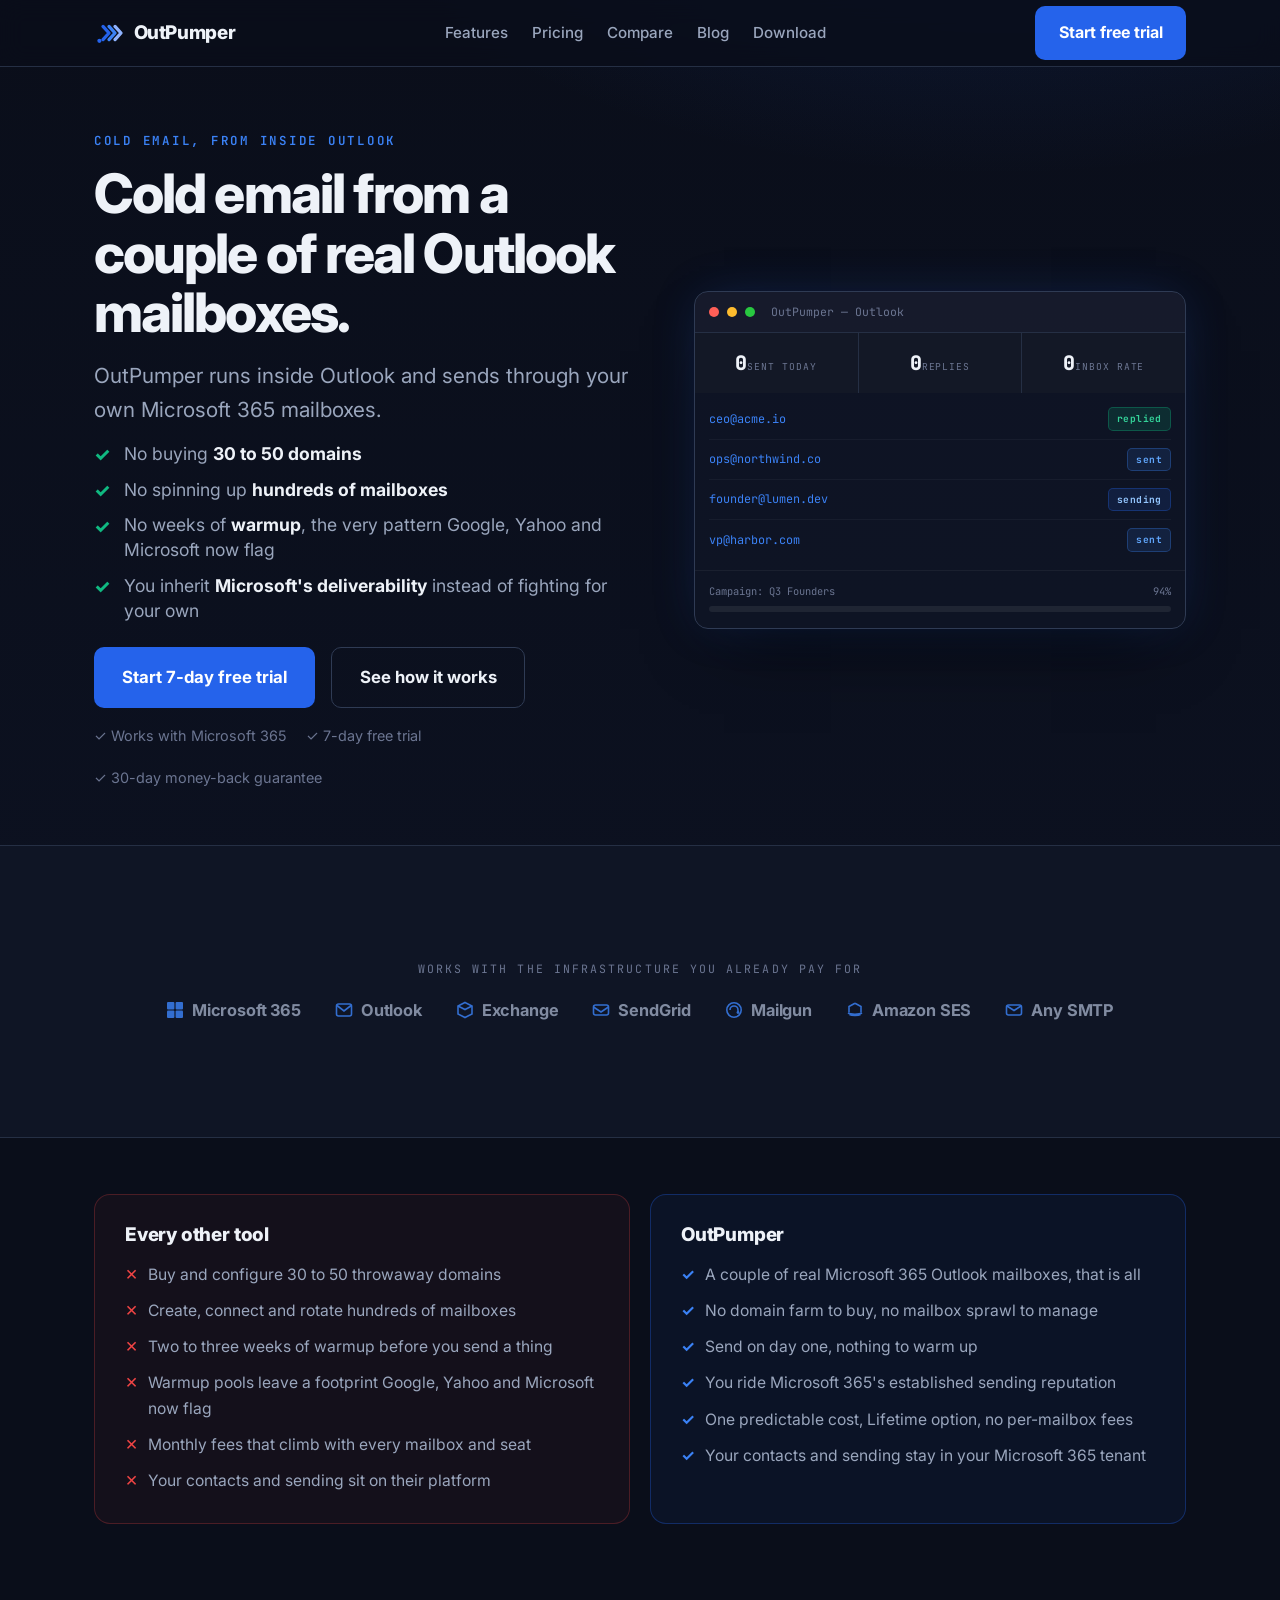
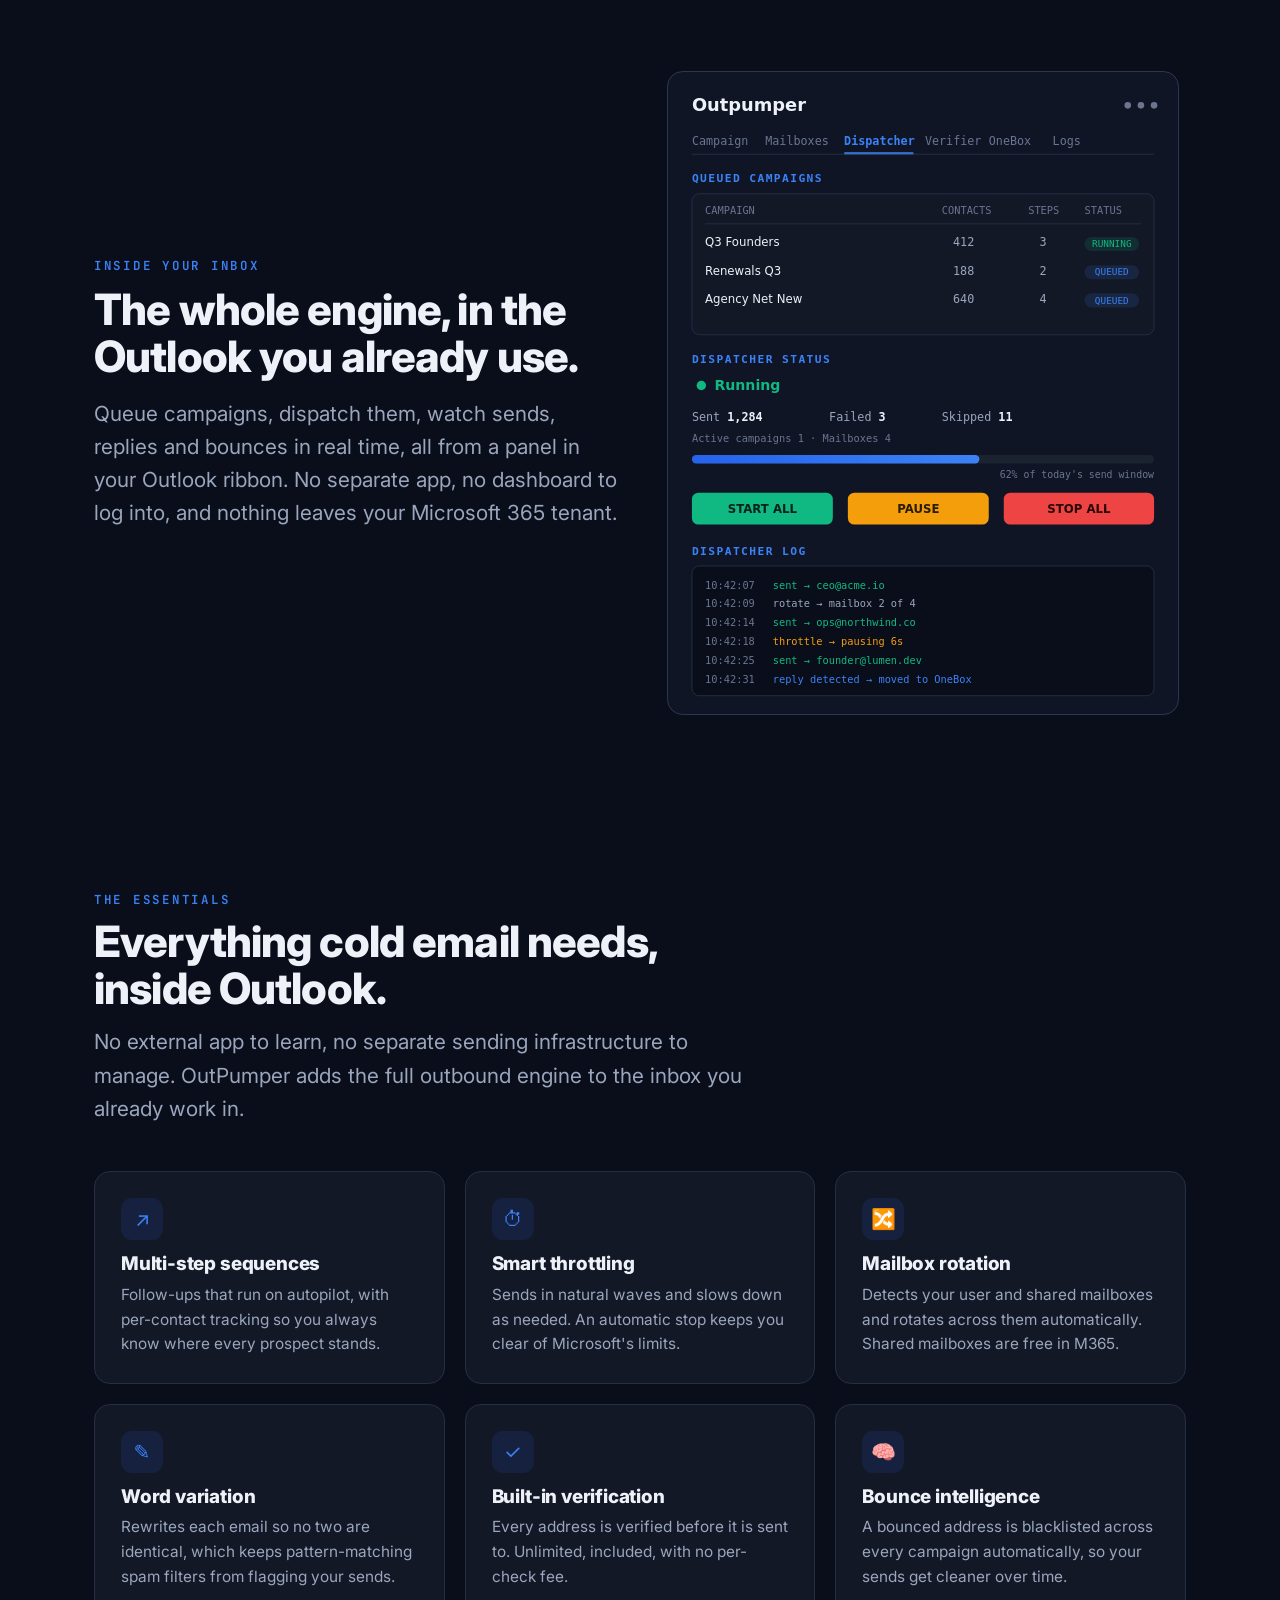
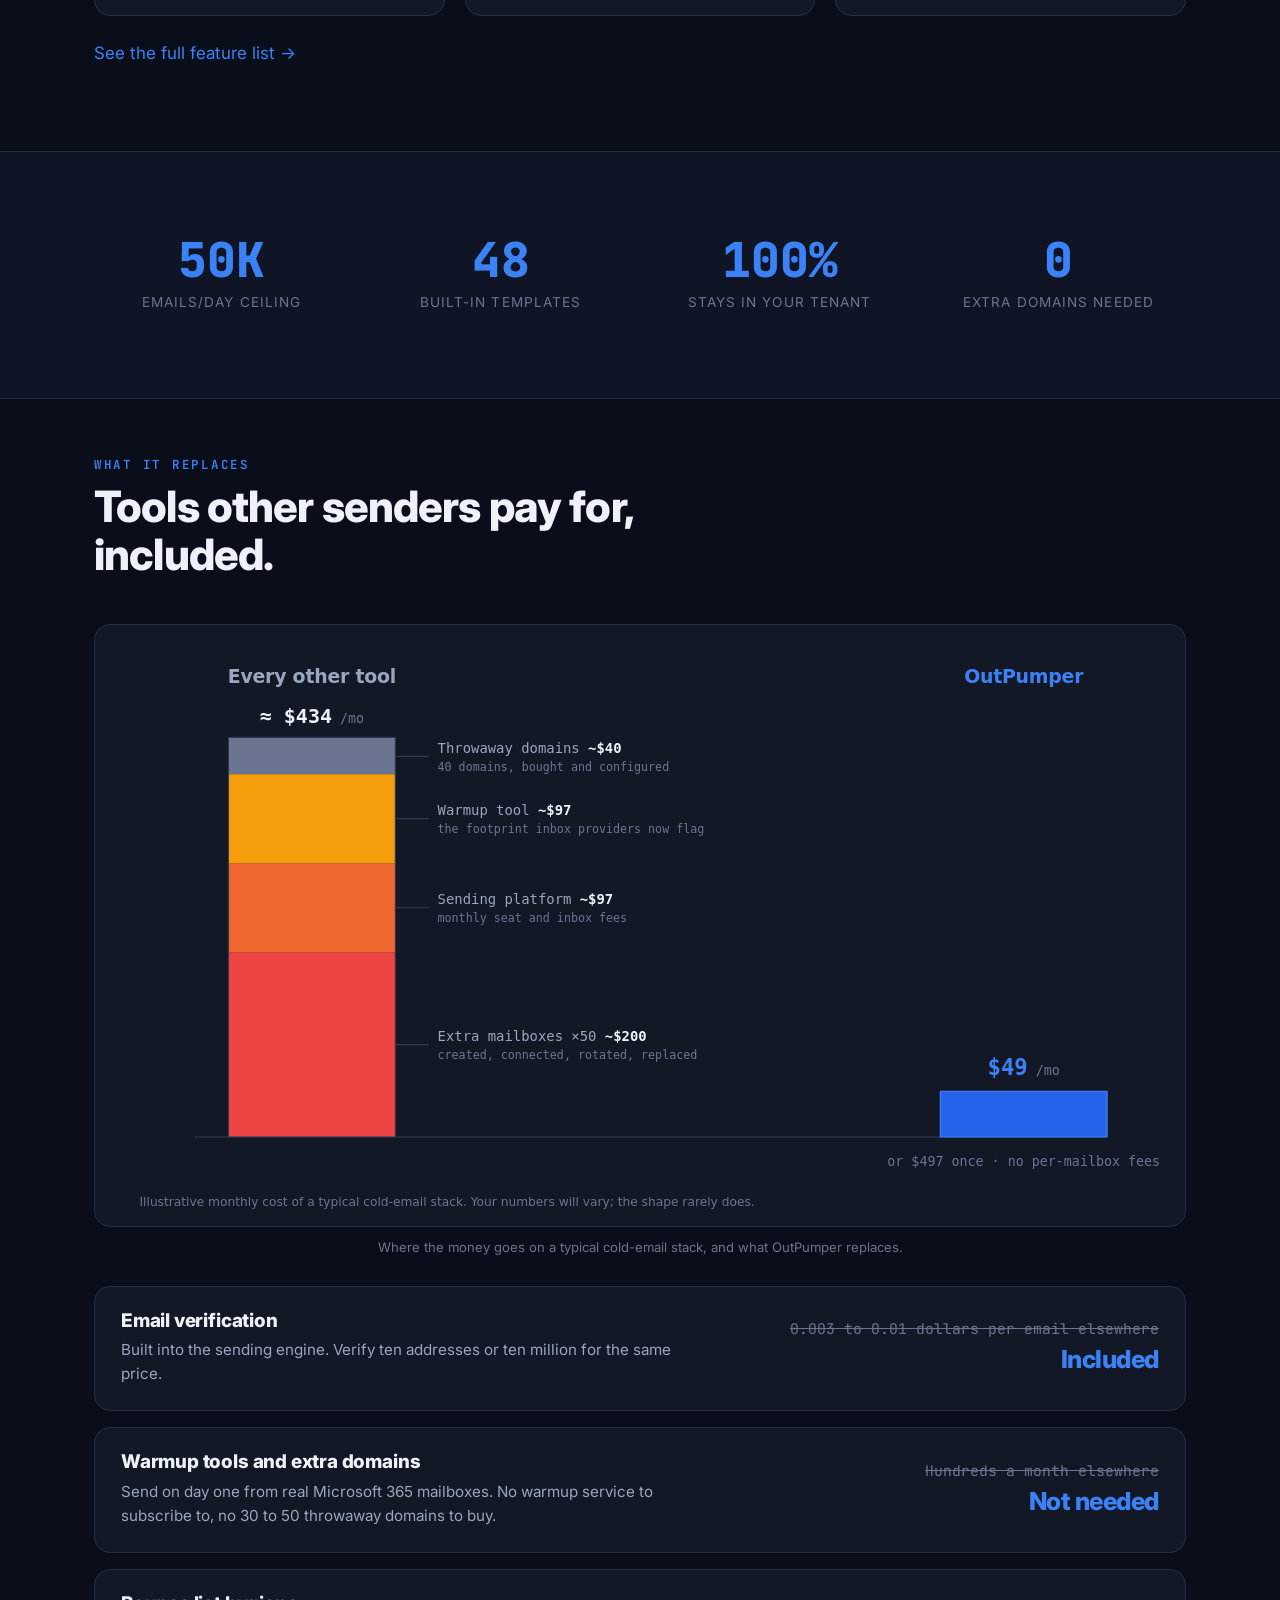
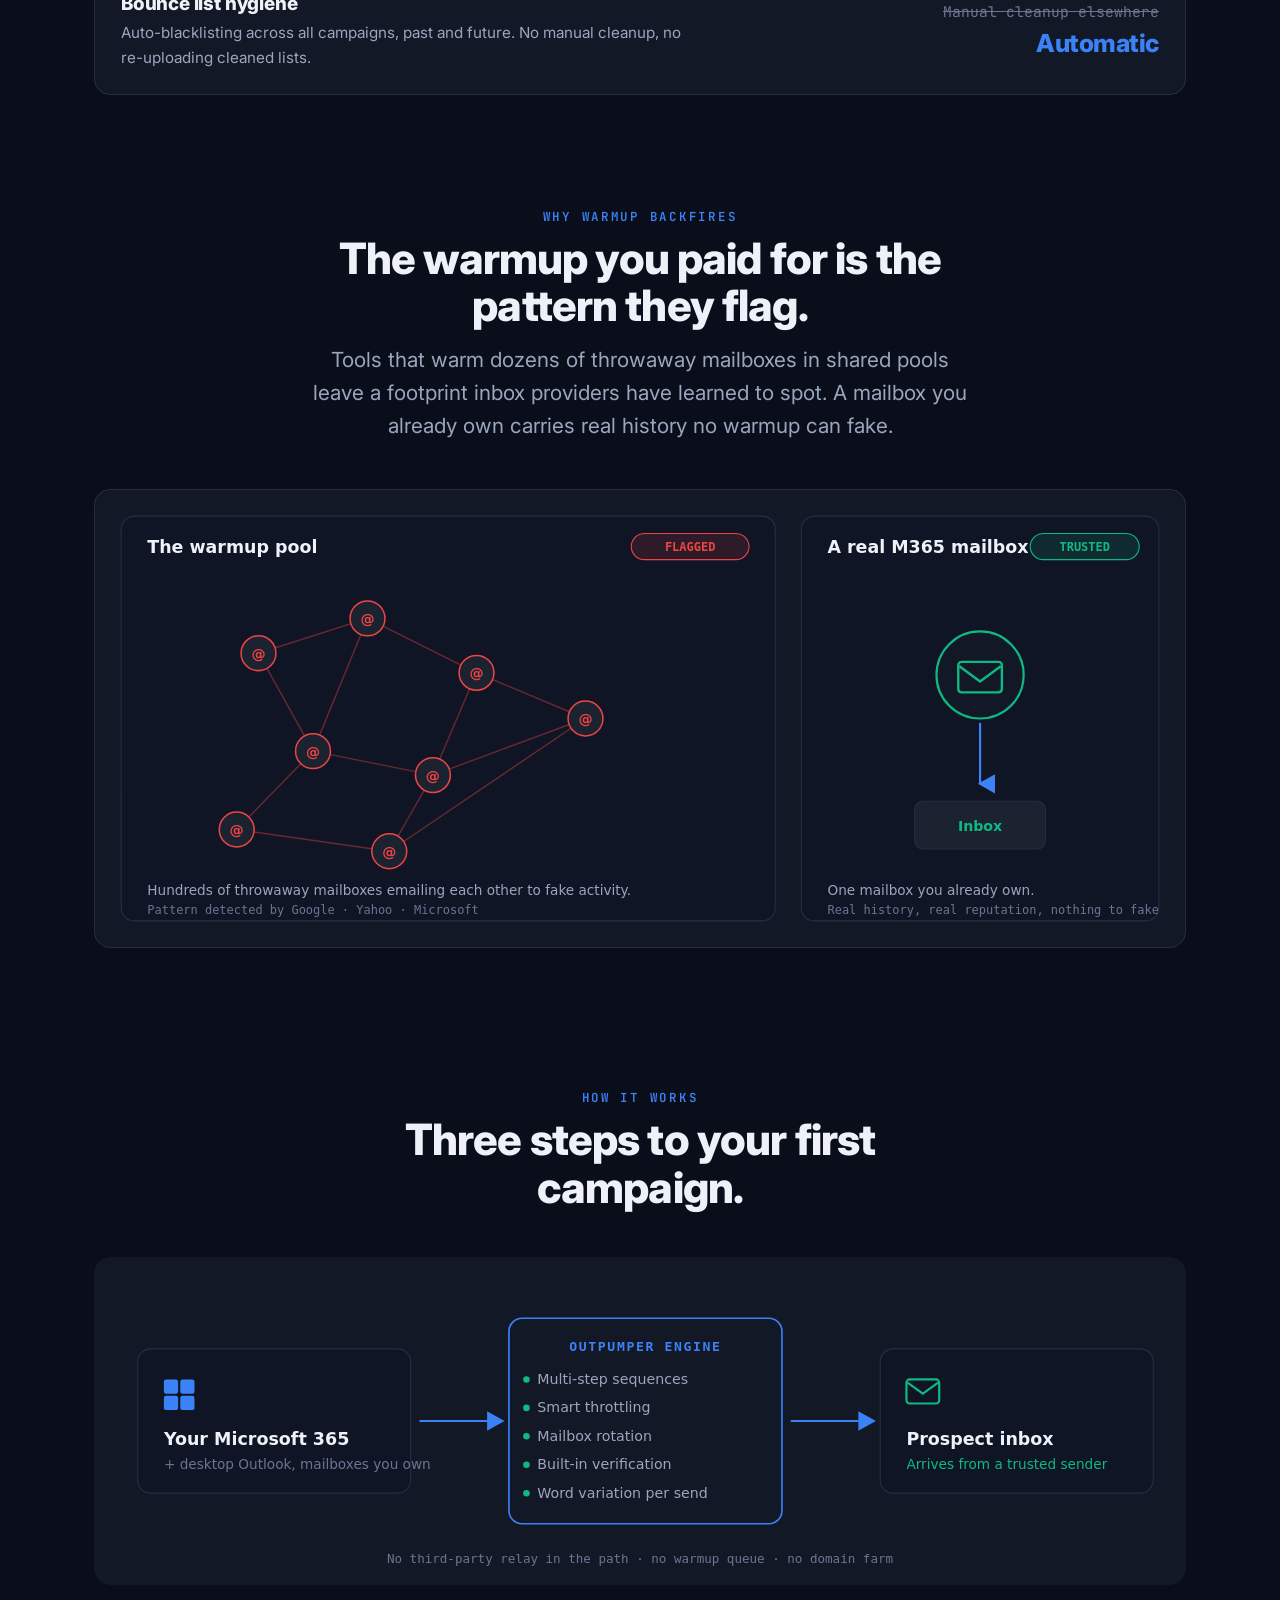
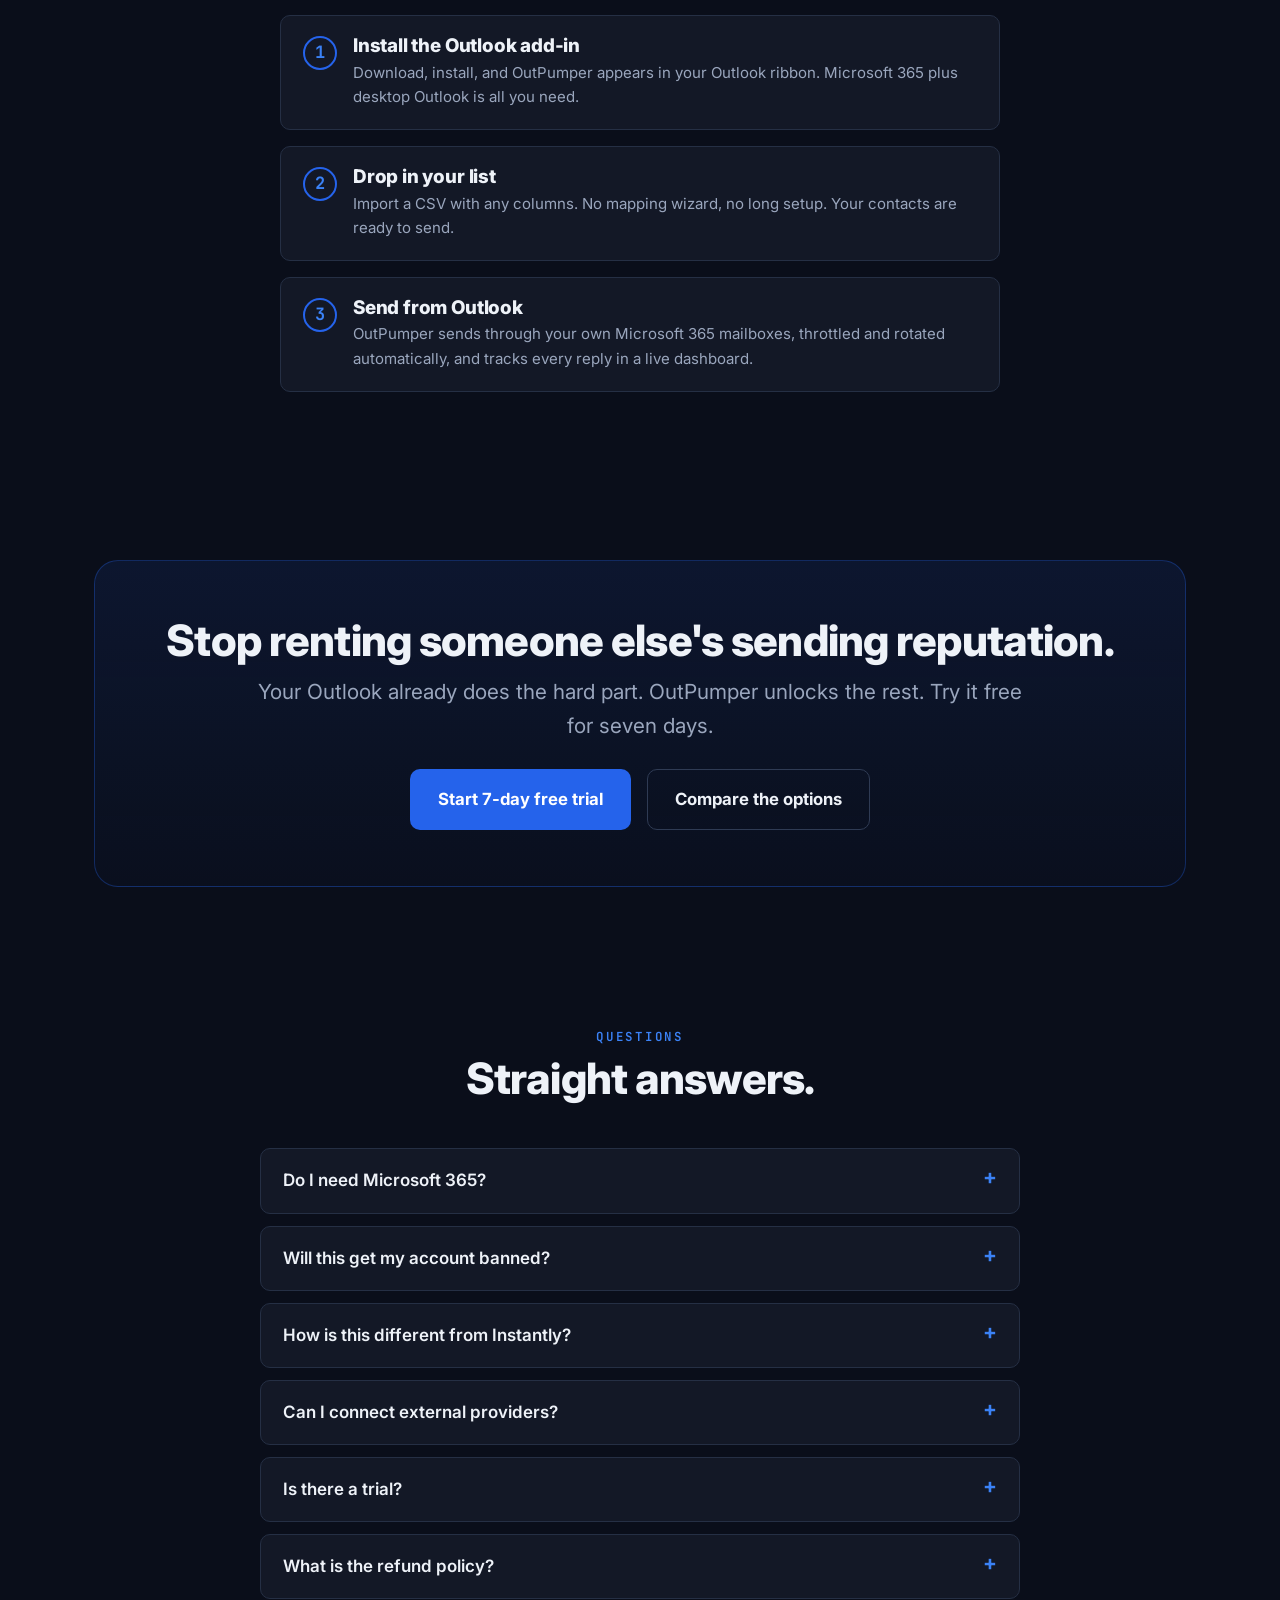
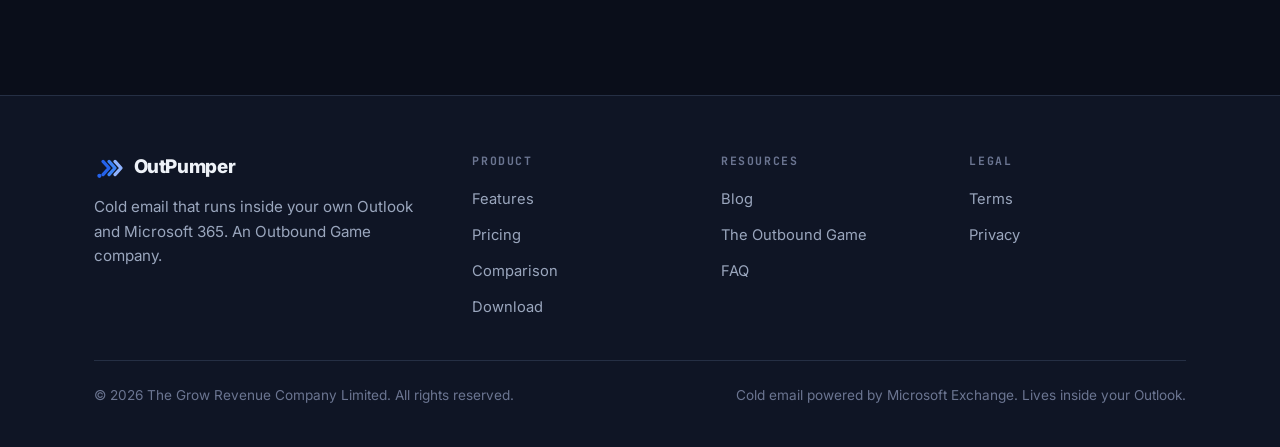
<file: index.html>
<!DOCTYPE html>
<html lang="en">
<head>
<meta charset="utf-8">
<meta name="viewport" content="width=device-width, initial-scale=1">
<meta name="theme-color" content="#0a0e1a">
<title>OutPumper — Cold Email From Your Own Outlook</title>
<meta name="description" content="OutPumper runs cold email inside your own Outlook and Microsoft 365. No domain farms, no mailbox sprawl, no warmup. 7-day free trial.">
<link rel="canonical" href="https://outpumper.com/">
<meta property="og:title" content="OutPumper — Cold Email From Your Own Outlook">
<meta property="og:description" content="Run cold email from a couple of real Outlook mailboxes. No buying domains, no mass mailboxes, no warmup.">
<meta property="og:type" content="website">
<meta property="og:url" content="https://outpumper.com/">
<meta name="twitter:card" content="summary_large_image">
<link rel="icon" href="/assets/mark.svg" type="image/svg+xml">
<link rel="preconnect" href="https://fonts.googleapis.com">
<link rel="preconnect" href="https://fonts.gstatic.com" crossorigin>
<link href="https://fonts.googleapis.com/css2?family=Inter:wght@400;500;600;700;800&family=JetBrains+Mono:wght@400;600;700&display=swap" rel="stylesheet">
<link rel="stylesheet" href="/assets/app.css">
<style>
  /* hero spacing + sizing */
  .hero{padding:64px 0 56px;}
  .hero-grid{align-items:center;gap:56px;}
  .hero h1{font-size:clamp(2rem,4.4vw,3.4rem);margin:.8rem 0 1rem;}
  .hero .lead{margin-bottom:0;}
  .hero-points{list-style:none;margin:1rem 0 0;padding:0;display:flex;flex-direction:column;gap:.7rem;max-width:58ch;}
  .hero-points li{position:relative;padding-left:1.85rem;font-size:clamp(.98rem,1.4vw,1.1rem);color:var(--t2);line-height:1.4;}
  .hero-points li::before{content:"\2713";position:absolute;left:0;top:.02em;color:var(--green);font-weight:800;font-size:1.05em;}
  .hero-points .hl{color:var(--t1);font-weight:700;}
  .hero-cta{margin-top:1.5rem;}
  .hero-note{margin-top:1rem;}
  /* logo / works-with strip */
  .logostrip{border-top:1px solid var(--border);border-bottom:1px solid var(--border);background:var(--bg1);}
  .logostrip .container{padding-top:30px;padding-bottom:30px;}
  .logostrip .lstrip-label{text-align:center;font-family:var(--mono);font-size:.72rem;letter-spacing:.18em;text-transform:uppercase;color:var(--t3);margin-bottom:18px;}
  .lstrip-row{display:flex;flex-wrap:wrap;justify-content:center;align-items:center;gap:14px 34px;}
  .lstrip-row .wm{display:inline-flex;align-items:center;gap:.5rem;color:var(--t2);font-weight:700;font-size:1.02rem;letter-spacing:-.01em;opacity:.82;transition:opacity .15s,color .15s;}
  .lstrip-row .wm:hover{opacity:1;color:var(--t1);}
  .lstrip-row .wm svg{flex:none;color:var(--accent-bright);}
  /* generic image-figure styling */
  .figure{margin:0;}
  .figure img{display:block;width:100%;height:auto;border-radius:var(--r);border:1px solid var(--border);background:var(--card);}
  .figure.bare img{border:0;background:transparent;border-radius:0;}
  .figcap{margin-top:10px;font-size:.82rem;color:var(--t3);text-align:center;}
  .split{display:grid;grid-template-columns:1fr 1fr;gap:40px;align-items:center;}
  @media(max-width:820px){.split{grid-template-columns:1fr;gap:28px;}}
</style>
<script type="application/ld+json">
{"@context":"https://schema.org","@type":"SoftwareApplication","name":"OutPumper","applicationCategory":"BusinessApplication","operatingSystem":"Windows (Microsoft 365 + Outlook)","description":"OutPumper runs cold email inside your own Outlook and Microsoft 365, with no domain farms, no mailbox sprawl, and no warmup.","offers":[{"@type":"Offer","price":"49","priceCurrency":"USD","name":"Pro monthly"},{"@type":"Offer","price":"497","priceCurrency":"USD","name":"Lifetime"}],"publisher":{"@type":"Organization","name":"The Grow Revenue Company Limited"}}
</script>
<script type="application/ld+json">
{"@context":"https://schema.org","@type":"FAQPage","mainEntity":[
{"@type":"Question","name":"Do I need Microsoft 365 to use OutPumper?","acceptedAnswer":{"@type":"Answer","text":"Yes. OutPumper is an Outlook add-in. If you have desktop Outlook connected to a Microsoft 365 account, you are ready to go."}},
{"@type":"Question","name":"Will sending with OutPumper get my account banned?","acceptedAnswer":{"@type":"Answer","text":"OutPumper is built around Microsoft's sending limits. It throttles automatically, sends in natural waves, and stops before you approach a limit."}},
{"@type":"Question","name":"How is OutPumper different from Instantly or Smartlead?","acceptedAnswer":{"@type":"Answer","text":"Tools like Instantly and Smartlead push you to buy 30 to 50 throwaway domains, spin up hundreds of mailboxes, and warm them for weeks, the very pattern inbox providers now flag. OutPumper sends through a couple of real Microsoft 365 Outlook mailboxes you already trust, with no domain farm and no warmup."}},
{"@type":"Question","name":"Is there a free trial?","acceptedAnswer":{"@type":"Answer","text":"Yes. The Pro and Agency plans include a 7-day free trial. We collect a card up front but charge nothing during the trial."}}
]}
</script>
<!-- Meta Pixel Code -->
<script>
!function(f,b,e,v,n,t,s)
{if(f.fbq)return;n=f.fbq=function(){n.callMethod?
n.callMethod.apply(n,arguments):n.queue.push(arguments)};
if(!f._fbq)f._fbq=n;n.push=n;n.loaded=!0;n.version='2.0';
n.queue=[];t=b.createElement(e);t.async=!0;
t.src=v;s=b.getElementsByTagName(e)[0];
s.parentNode.insertBefore(t,s)}(window, document,'script',
'https://connect.facebook.net/en_US/fbevents.js');
fbq('init', '2084976475388037');
fbq('track', 'PageView');
</script>
<noscript><img height="1" width="1" style="display:none"
src="https://www.facebook.com/tr?id=2084976475388037&ev=PageView&noscript=1"
/></noscript>
<!-- End Meta Pixel Code -->
</head>
<body>

<header class="nav">
  <div class="container nav-inner">
    <a class="brand" href="/"><img class="dot" src="/assets/mark.svg" alt=""> OutPumper</a>
    <nav>
      <ul class="nav-links" id="navlinks">
        <li><a href="/features.html">Features</a></li>
        <li><a href="/pricing.html">Pricing</a></li>
        <li><a href="/comparison.html">Compare</a></li>
        <li><a href="https://theoutboundgame.com">Blog</a></li>
        <li><a href="/download.html">Download</a></li>
      </ul>
    </nav>
    <div class="nav-cta">
      <a class="btn btn-primary" href="/pricing.html">Start free trial</a>
      <button class="menu-toggle" aria-label="Menu" onclick="document.getElementById('navlinks').classList.toggle('open')">☰</button>
    </div>
  </div>
</header>

<main>
<section class="hero">
  <div class="container">
    <div class="hero-grid">
      <div class="hero-left">
        <p class="eyebrow reveal">Cold email, from inside Outlook</p>
        <h1 class="reveal d1">Cold email from a couple of real Outlook mailboxes.</h1>
        <p class="lead reveal d2">OutPumper runs inside Outlook and sends through your own Microsoft 365 mailboxes.</p>
        <ul class="hero-points reveal d3">
          <li>No buying <b class="hl">30 to 50 domains</b></li>
          <li>No spinning up <b class="hl">hundreds of mailboxes</b></li>
          <li>No weeks of <b class="hl">warmup</b>, the very pattern Google, Yahoo and Microsoft now flag</li>
          <li>You inherit <b class="hl">Microsoft's deliverability</b> instead of fighting for your own</li>
        </ul>
        <div class="hero-cta reveal d3">
          <a class="btn btn-primary btn-lg" href="/pricing.html">Start 7-day free trial</a>
          <a class="btn btn-ghost btn-lg" href="#how">See how it works</a>
        </div>
        <div class="hero-note reveal d3">
          <span>✓ Works with Microsoft 365</span>
          <span>✓ 7-day free trial</span>
          <span>✓ 30-day money-back guarantee</span>
        </div>
      </div>

      <div class="hero-mockup reveal d2">
        <div class="mockup">
          <div class="mockup-bar"><i></i><i></i><i></i><span class="title">OutPumper — Outlook</span></div>
          <div class="mockup-stats">
            <div class="mockup-stat"><span class="n" data-count="1284">0</span><span class="l">Sent today</span></div>
            <div class="mockup-stat"><span class="n" data-count="63">0</span><span class="l">Replies</span></div>
            <div class="mockup-stat"><span class="n" data-count="98" data-suffix="%">0</span><span class="l">Inbox rate</span></div>
          </div>
          <div class="mockup-rows">
            <div class="mockup-row"><span class="e">ceo@acme.io</span><span class="pill replied">replied</span></div>
            <div class="mockup-row"><span class="e">ops@northwind.co</span><span class="pill sent">sent</span></div>
            <div class="mockup-row"><span class="e">founder@lumen.dev</span><span class="pill sending">sending</span></div>
            <div class="mockup-row"><span class="e">vp@harbor.com</span><span class="pill sent">sent</span></div>
          </div>
          <div class="mockup-prog">
            <div class="lab"><span>Campaign: Q3 Founders</span><span>94%</span></div>
            <div class="track"><span class="fill"></span></div>
          </div>
        </div>
      </div>
    </div>
  </div>
</section>

<section class="logostrip reveal">
  <div class="container">
    <p class="lstrip-label">Works with the infrastructure you already pay for</p>
    <div class="lstrip-row">
      <span class="wm"><svg width="18" height="18" viewBox="0 0 18 18" fill="currentColor"><rect x="1" y="1" width="7.4" height="7.4" rx="1"/><rect x="9.6" y="1" width="7.4" height="7.4" rx="1"/><rect x="1" y="9.6" width="7.4" height="7.4" rx="1"/><rect x="9.6" y="9.6" width="7.4" height="7.4" rx="1"/></svg> Microsoft 365</span>
      <span class="wm"><svg width="18" height="18" viewBox="0 0 18 18" fill="none" stroke="currentColor" stroke-width="1.6"><rect x="1.5" y="3" width="15" height="12" rx="2"/><path d="M2 4.5 9 10l7-5.5"/></svg> Outlook</span>
      <span class="wm"><svg width="18" height="18" viewBox="0 0 18 18" fill="none" stroke="currentColor" stroke-width="1.6"><path d="M9 1.5 16 5v8L9 16.5 2 13V5z"/><path d="M2 5l7 3.5L16 5"/></svg> Exchange</span>
      <span class="wm"><svg width="18" height="18" viewBox="0 0 18 18" fill="none" stroke="currentColor" stroke-width="1.6"><path d="M1.5 6 9 11l7.5-5"/><rect x="1.5" y="4" width="15" height="10" rx="2"/></svg> SendGrid</span>
      <span class="wm"><svg width="18" height="18" viewBox="0 0 18 18" fill="none" stroke="currentColor" stroke-width="1.6"><circle cx="9" cy="9" r="7.2"/><path d="M5 9a4 4 0 0 1 8 0v2.5"/><circle cx="13" cy="11.5" r="1.4" fill="currentColor" stroke="none"/></svg> Mailgun</span>
      <span class="wm"><svg width="18" height="18" viewBox="0 0 18 18" fill="none" stroke="currentColor" stroke-width="1.6"><path d="M2 12c2.5 1.6 11.5 1.6 14 0"/><path d="M3.5 13.5c2 1.1 9 1.1 11 0"/><path d="M9 2.2 15 5.5v6"/><path d="M9 2.2 3 5.5v6"/></svg> Amazon SES</span>
      <span class="wm"><svg width="18" height="18" viewBox="0 0 18 18" fill="none" stroke="currentColor" stroke-width="1.6"><rect x="1.5" y="4" width="15" height="10" rx="2"/><path d="M2 5l7 4.5L16 5"/></svg> Any SMTP</span>
    </div>
  </div>
</section>

<section class="section-tight">
  <div class="container">
    <div class="contrast">
      <div class="panel them reveal">
        <h3>Every other tool</h3>
        <ul>
          <li>Buy and configure 30 to 50 throwaway domains</li>
          <li>Create, connect and rotate hundreds of mailboxes</li>
          <li>Two to three weeks of warmup before you send a thing</li>
          <li>Warmup pools leave a footprint Google, Yahoo and Microsoft now flag</li>
          <li>Monthly fees that climb with every mailbox and seat</li>
          <li>Your contacts and sending sit on their platform</li>
        </ul>
      </div>
      <div class="panel you reveal d1">
        <h3>OutPumper</h3>
        <ul>
          <li>A couple of real Microsoft 365 Outlook mailboxes, that is all</li>
          <li>No domain farm to buy, no mailbox sprawl to manage</li>
          <li>Send on day one, nothing to warm up</li>
          <li>You ride Microsoft 365's established sending reputation</li>
          <li>One predictable cost, Lifetime option, no per-mailbox fees</li>
          <li>Your contacts and sending stay in your Microsoft 365 tenant</li>
        </ul>
      </div>
    </div>
  </div>
</section>

<section>
  <div class="container">
    <div class="split">
      <div>
        <p class="eyebrow">Inside your inbox</p>
        <h2 style="margin:.6rem 0 1rem">The whole engine, in the Outlook you already use.</h2>
        <p class="lead">Queue campaigns, dispatch them, watch sends, replies and bounces in real time, all from a panel in your Outlook ribbon. No separate app, no dashboard to log into, and nothing leaves your Microsoft 365 tenant.</p>
      </div>
      <figure class="figure bare">
        <img src="/assets/img/outlook-panel.svg" alt="OutPumper dispatcher panel inside Outlook: queued campaigns, live send stats, start and stop controls, and a dispatcher log" loading="lazy">
      </figure>
    </div>
  </div>
</section>

<section>
  <div class="container">
    <div class="sec-head">
      <p class="eyebrow">The essentials</p>
      <h2>Everything cold email needs, inside Outlook.</h2>
      <p class="lead">No external app to learn, no separate sending infrastructure to manage. OutPumper adds the full outbound engine to the inbox you already work in.</p>
    </div>
    <div class="grid grid-3">
      <div class="card reveal"><div class="ico">↗</div><h3>Multi-step sequences</h3><p>Follow-ups that run on autopilot, with per-contact tracking so you always know where every prospect stands.</p></div>
      <div class="card reveal d1"><div class="ico">⏱</div><h3>Smart throttling</h3><p>Sends in natural waves and slows down as needed. An automatic stop keeps you clear of Microsoft's limits.</p></div>
      <div class="card reveal d2"><div class="ico">🔀</div><h3>Mailbox rotation</h3><p>Detects your user and shared mailboxes and rotates across them automatically. Shared mailboxes are free in M365.</p></div>
      <div class="card reveal"><div class="ico">✎</div><h3>Word variation</h3><p>Rewrites each email so no two are identical, which keeps pattern-matching spam filters from flagging your sends.</p></div>
      <div class="card reveal d1"><div class="ico">✓</div><h3>Built-in verification</h3><p>Every address is verified before it is sent to. Unlimited, included, with no per-check fee.</p></div>
      <div class="card reveal d2"><div class="ico">🧠</div><h3>Bounce intelligence</h3><p>A bounced address is blacklisted across every campaign automatically, so your sends get cleaner over time.</p></div>
    </div>
    <p style="margin-top:24px"><a href="/features.html">See the full feature list →</a></p>
  </div>
</section>

<section class="stats">
  <div class="container">
    <div class="stats-grid">
      <div class="stat reveal"><div class="n" data-count="50" data-suffix="K">0</div><div class="l">Emails/day ceiling</div></div>
      <div class="stat reveal d1"><div class="n" data-count="48">0</div><div class="l">Built-in templates</div></div>
      <div class="stat reveal d2"><div class="n" data-count="100" data-suffix="%">0</div><div class="l">Stays in your tenant</div></div>
      <div class="stat reveal d3"><div class="n" data-count="0">0</div><div class="l">Extra domains needed</div></div>
    </div>
  </div>
</section>

<section class="section-tight">
  <div class="container">
    <div class="sec-head">
      <p class="eyebrow">What it replaces</p>
      <h2>Tools other senders pay for, included.</h2>
    </div>
    <figure class="figure" style="margin-bottom:28px">
      <img src="/assets/img/cost-stack.svg" alt="Cost comparison: a typical cold-email stack of domains, extra mailboxes, a warmup tool and a sending platform runs about 434 dollars a month, versus OutPumper at 49 dollars a month" loading="lazy">
      <figcaption class="figcap">Where the money goes on a typical cold-email stack, and what OutPumper replaces.</figcaption>
    </figure>
    <div class="killer">
      <div class="killer-row reveal">
        <div><h3>Email verification</h3><p>Built into the sending engine. Verify ten addresses or ten million for the same price.</p></div>
        <div class="price-tag"><div class="them">0.003 to 0.01 dollars per email elsewhere</div><div class="ours">Included</div></div>
      </div>
      <div class="killer-row reveal d1">
        <div><h3>Warmup tools and extra domains</h3><p>Send on day one from real Microsoft 365 mailboxes. No warmup service to subscribe to, no 30 to 50 throwaway domains to buy.</p></div>
        <div class="price-tag"><div class="them">Hundreds a month elsewhere</div><div class="ours">Not needed</div></div>
      </div>
      <div class="killer-row reveal d2">
        <div><h3>Bounce list hygiene</h3><p>Auto-blacklisting across all campaigns, past and future. No manual cleanup, no re-uploading cleaned lists.</p></div>
        <div class="price-tag"><div class="them">Manual cleanup elsewhere</div><div class="ours">Automatic</div></div>
      </div>
    </div>
  </div>
</section>

<section class="section-tight">
  <div class="container">
    <div class="sec-head center">
      <p class="eyebrow">Why warmup backfires</p>
      <h2>The warmup you paid for is the pattern they flag.</h2>
      <p class="lead" style="margin-left:auto;margin-right:auto">Tools that warm dozens of throwaway mailboxes in shared pools leave a footprint inbox providers have learned to spot. A mailbox you already own carries real history no warmup can fake.</p>
    </div>
    <figure class="figure">
      <img src="/assets/img/warmup-footprint.svg" alt="On the left, a mesh of throwaway warmup mailboxes emailing each other is flagged by Google, Yahoo and Microsoft; on the right, a single real Microsoft 365 mailbox is trusted and lands in the inbox" loading="lazy">
    </figure>
  </div>
</section>

<section id="how">
  <div class="container">
    <div class="sec-head center">
      <p class="eyebrow">How it works</p>
      <h2>Three steps to your first campaign.</h2>
    </div>
    <figure class="figure bare" style="margin-bottom:30px">
      <img src="/assets/img/how-it-works.svg" alt="Flow: your Microsoft 365 and Outlook feed the OutPumper engine, which runs sequences, throttling, mailbox rotation, verification and word variation, and delivers to the prospect inbox" loading="lazy">
    </figure>
    <div class="steps">
      <div class="step reveal"><div class="n"></div><div><h3>Install the Outlook add-in</h3><p>Download, install, and OutPumper appears in your Outlook ribbon. Microsoft 365 plus desktop Outlook is all you need.</p></div></div>
      <div class="step reveal d1"><div class="n"></div><div><h3>Drop in your list</h3><p>Import a CSV with any columns. No mapping wizard, no long setup. Your contacts are ready to send.</p></div></div>
      <div class="step reveal d2"><div class="n"></div><div><h3>Send from Outlook</h3><p>OutPumper sends through your own Microsoft 365 mailboxes, throttled and rotated automatically, and tracks every reply in a live dashboard.</p></div></div>
    </div>
  </div>
</section>

<section>
  <div class="container">
    <div class="cta-band reveal">
      <h2>Stop renting someone else's sending reputation.</h2>
      <p class="lead">Your Outlook already does the hard part. OutPumper unlocks the rest. Try it free for seven days.</p>
      <div class="hero-cta" style="justify-content:center">
        <a class="btn btn-primary btn-lg" href="/pricing.html">Start 7-day free trial</a>
        <a class="btn btn-ghost btn-lg" href="/comparison.html">Compare the options</a>
      </div>
    </div>
  </div>
</section>

<section class="section-tight">
  <div class="container">
    <div class="sec-head center"><p class="eyebrow">Questions</p><h2>Straight answers.</h2></div>
    <div class="faq">
      <details class="qa"><summary>Do I need Microsoft 365?</summary><p>Yes. OutPumper is an Outlook add-in. If you have desktop Outlook connected to a Microsoft 365 account, you are ready to go. That is the only requirement.</p></details>
      <details class="qa"><summary>Will this get my account banned?</summary><p>OutPumper is built around Microsoft's sending limits. It throttles automatically, sends in natural waves, and stops before you approach a limit, so your account stays in good standing.</p></details>
      <details class="qa"><summary>How is this different from Instantly?</summary><p>Instantly and Smartlead push you to buy 30 to 50 throwaway domains, spin up hundreds of mailboxes, and warm them for weeks, the very pattern Google, Yahoo and Microsoft now flag. OutPumper sends through a couple of real Microsoft 365 Outlook mailboxes you already trust, so you send on day one and ride Microsoft's deliverability.</p></details>
      <details class="qa"><summary>Can I connect external providers?</summary><p>Yes. Connect Google Workspace, SendGrid, Mailgun, Amazon SES, or any standard SMTP server, and manage all of it from one dashboard inside Outlook.</p></details>
      <details class="qa"><summary>Is there a trial?</summary><p>The Pro and Agency plans include a 7-day free trial. We collect a card up front but charge nothing during the trial. Cancel before day seven and you pay nothing. The Lifetime plan is a one-time purchase and does not include a trial.</p></details>
      <details class="qa"><summary>What is the refund policy?</summary><p>Thirty days, no questions asked. If OutPumper is not right for you, you get every cent back.</p></details>
    </div>
  </div>
</section>
</main>

<footer class="site">
  <div class="container">
    <div class="foot-grid">
      <div class="foot-brand">
        <a class="brand" href="/"><img class="dot" src="/assets/mark.svg" alt=""> OutPumper</a>
        <p class="lead">Cold email that runs inside your own Outlook and Microsoft 365. An Outbound Game company.</p>
      </div>
      <div class="foot-col"><h4>Product</h4><ul>
        <li><a href="/features.html">Features</a></li>
        <li><a href="/pricing.html">Pricing</a></li>
        <li><a href="/comparison.html">Comparison</a></li>
        <li><a href="/download.html">Download</a></li>
      </ul></div>
      <div class="foot-col"><h4>Resources</h4><ul>
        <li><a href="https://theoutboundgame.com">Blog</a></li>
        <li><a href="https://theoutboundgame.com">The Outbound Game</a></li>
        <li><a href="/pricing.html#faq">FAQ</a></li>
      </ul></div>
      <div class="foot-col"><h4>Legal</h4><ul>
        <li><a href="/terms.html">Terms</a></li>
        <li><a href="/privacy.html">Privacy</a></li>
      </ul></div>
    </div>
    <div class="foot-bottom">
      <span>© 2026 The Grow Revenue Company Limited. All rights reserved.</span>
      <span>Cold email powered by Microsoft Exchange. Lives inside your Outlook.</span>
    </div>
  </div>
</footer>

<script>
(function(){
  var rm = matchMedia('(prefers-reduced-motion: reduce)').matches;
  // scroll reveal + count-up trigger
  var io = new IntersectionObserver(function(es){
    es.forEach(function(e){
      if(e.isIntersecting){
        e.target.classList.add('in');
        if(e.target.classList.contains('stat')) countUp(e.target.querySelector('.n'));
        io.unobserve(e.target);
      }
    });
  },{threshold:.14});
  document.querySelectorAll('.reveal').forEach(function(el){ if(rm){el.classList.add('in');} else {io.observe(el);} });

  function countUp(el){
    if(!el || rm){ if(el){el.textContent = el.dataset.count + (el.dataset.suffix||'');} return; }
    var target = +el.dataset.count, suffix = el.dataset.suffix||'', dur = 1100, t0 = null;
    function step(ts){ if(!t0)t0=ts; var p = Math.min((ts-t0)/dur,1);
      el.textContent = Math.round(p*target) + suffix; if(p<1) requestAnimationFrame(step); }
    requestAnimationFrame(step);
  }
})();
</script>
</body>
</html>
</file>
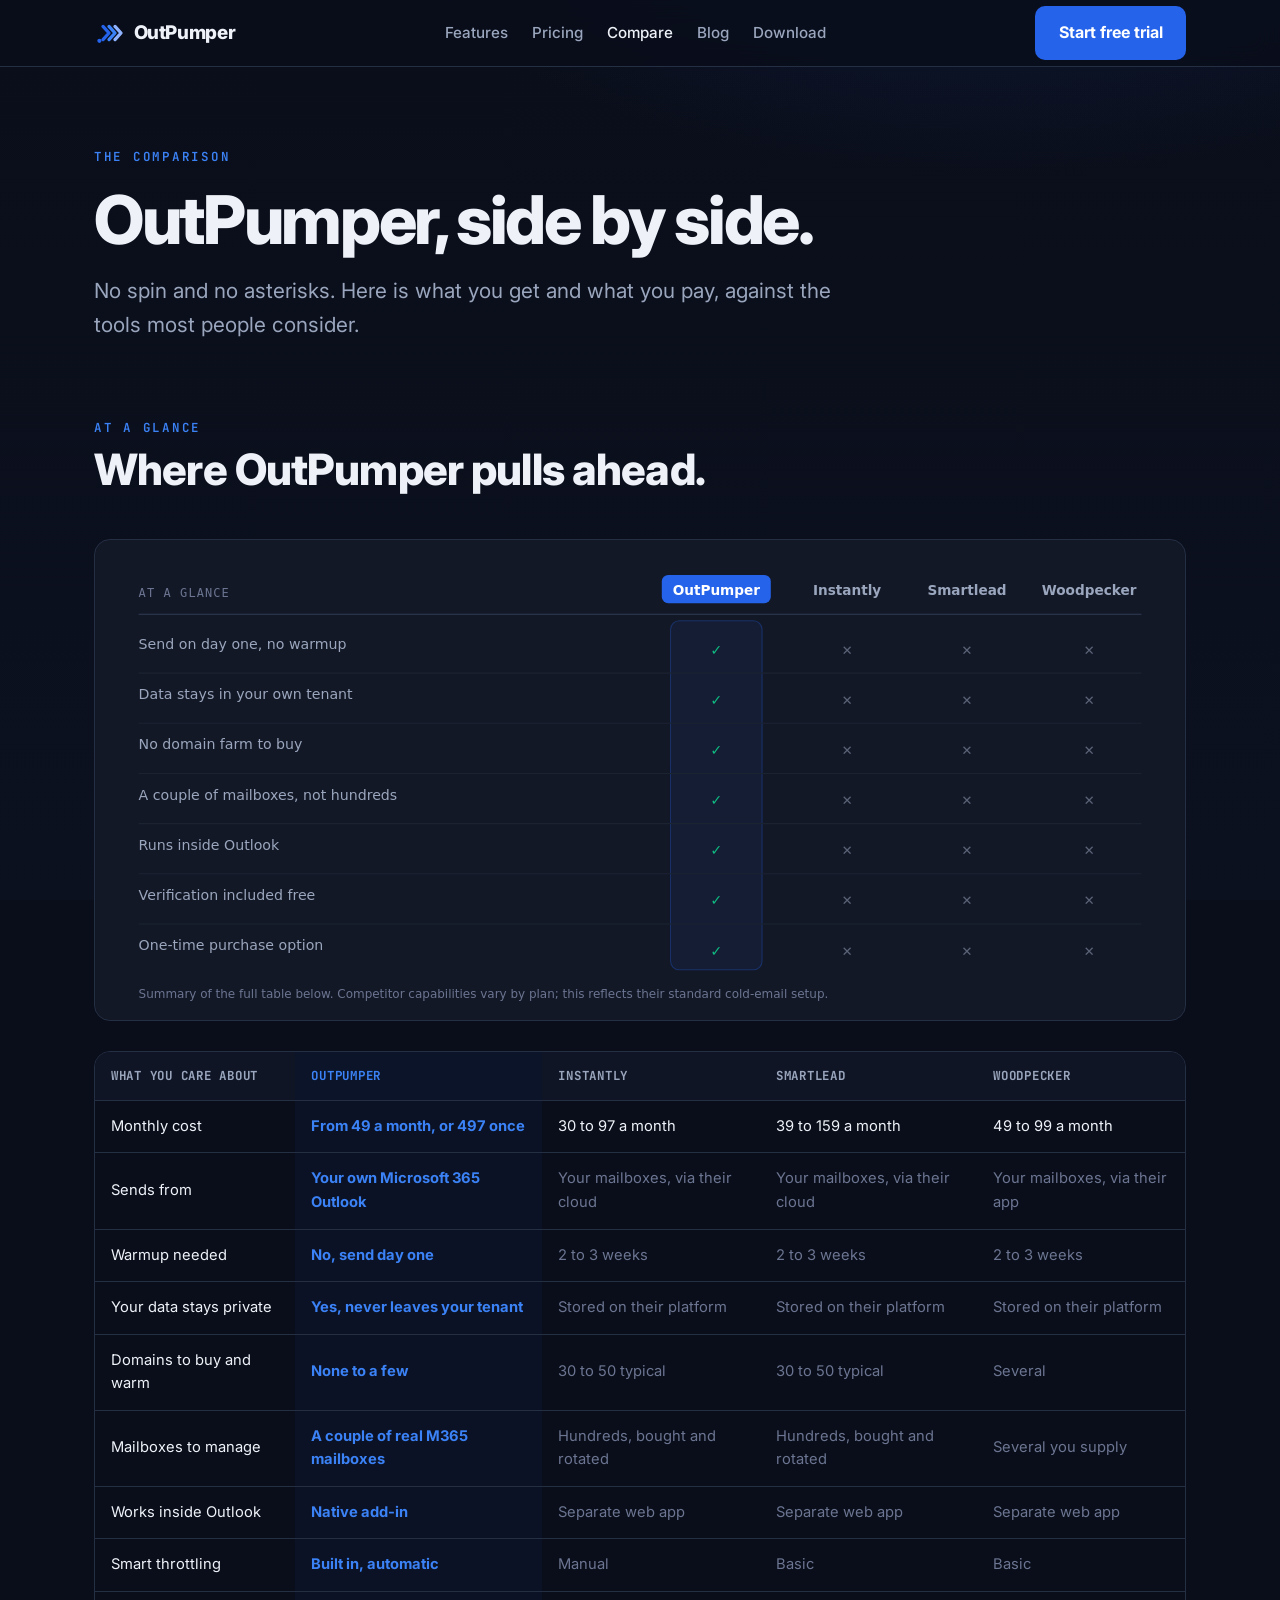
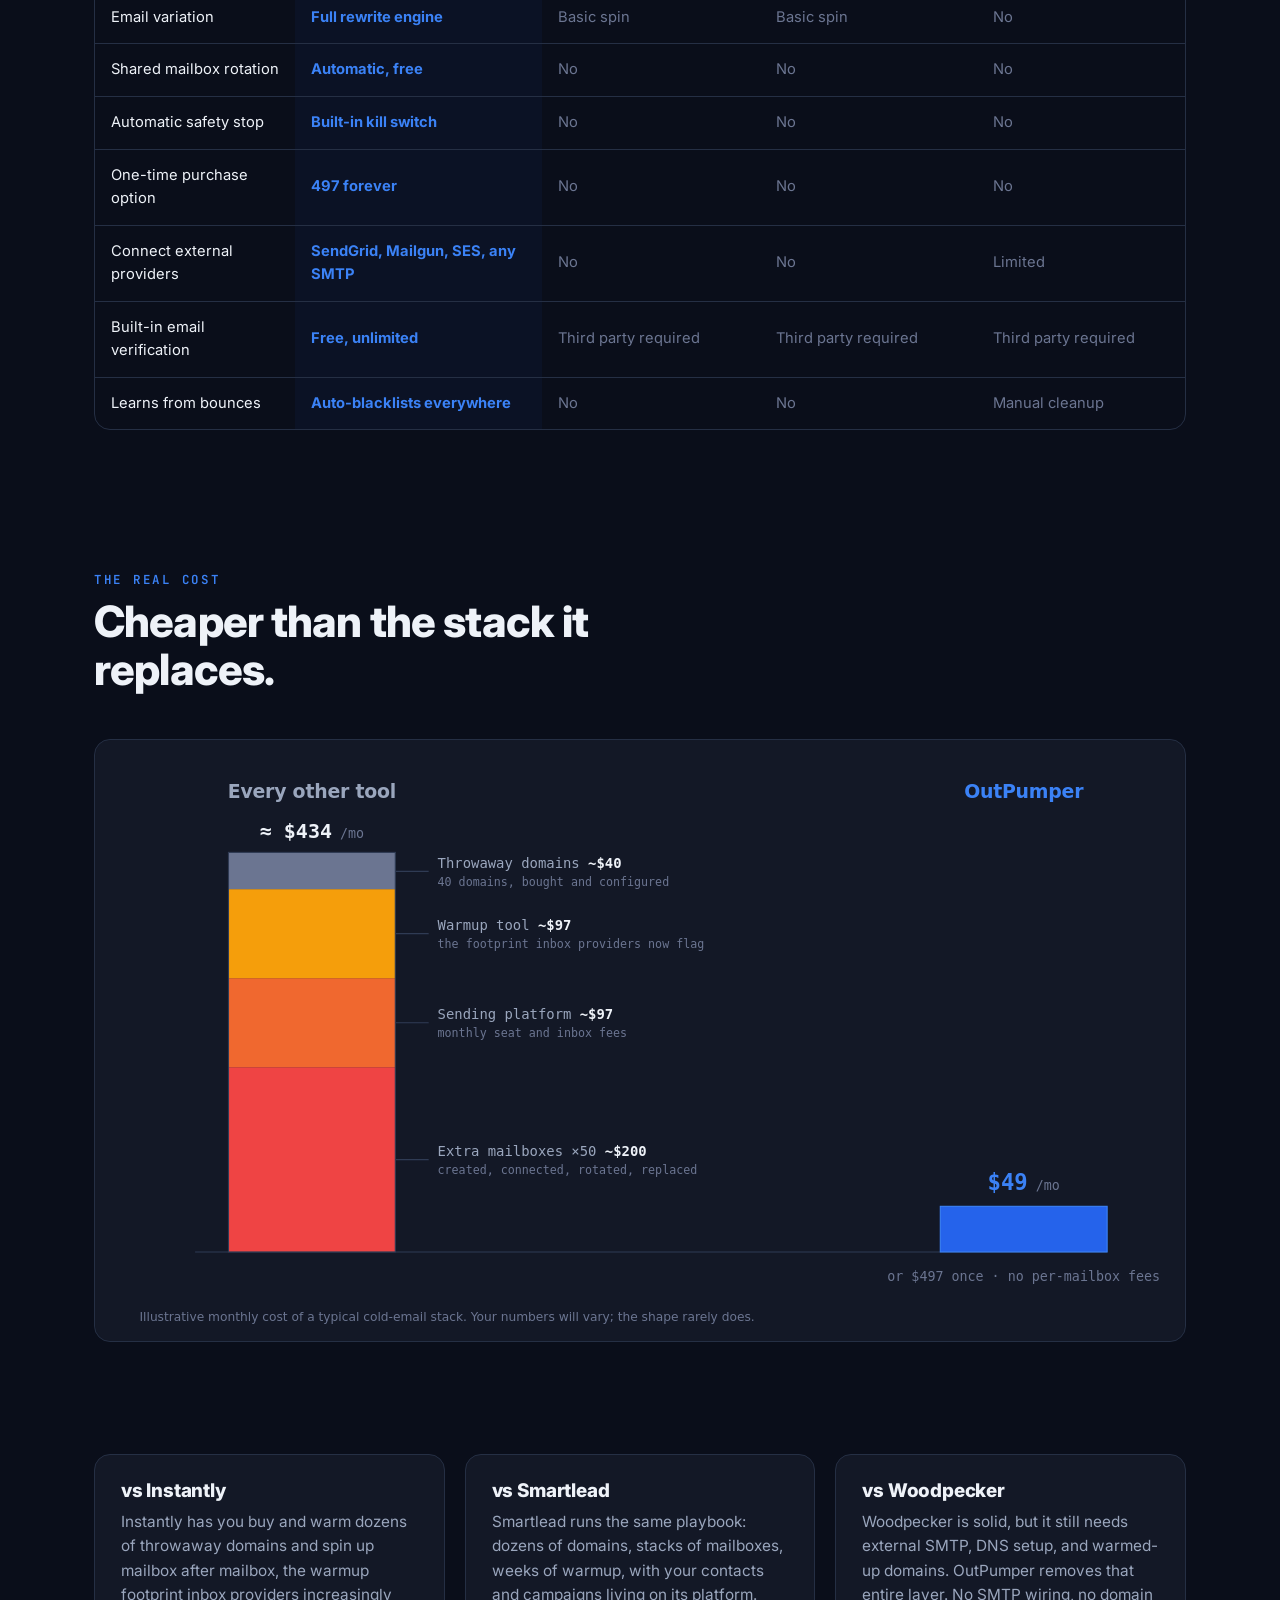
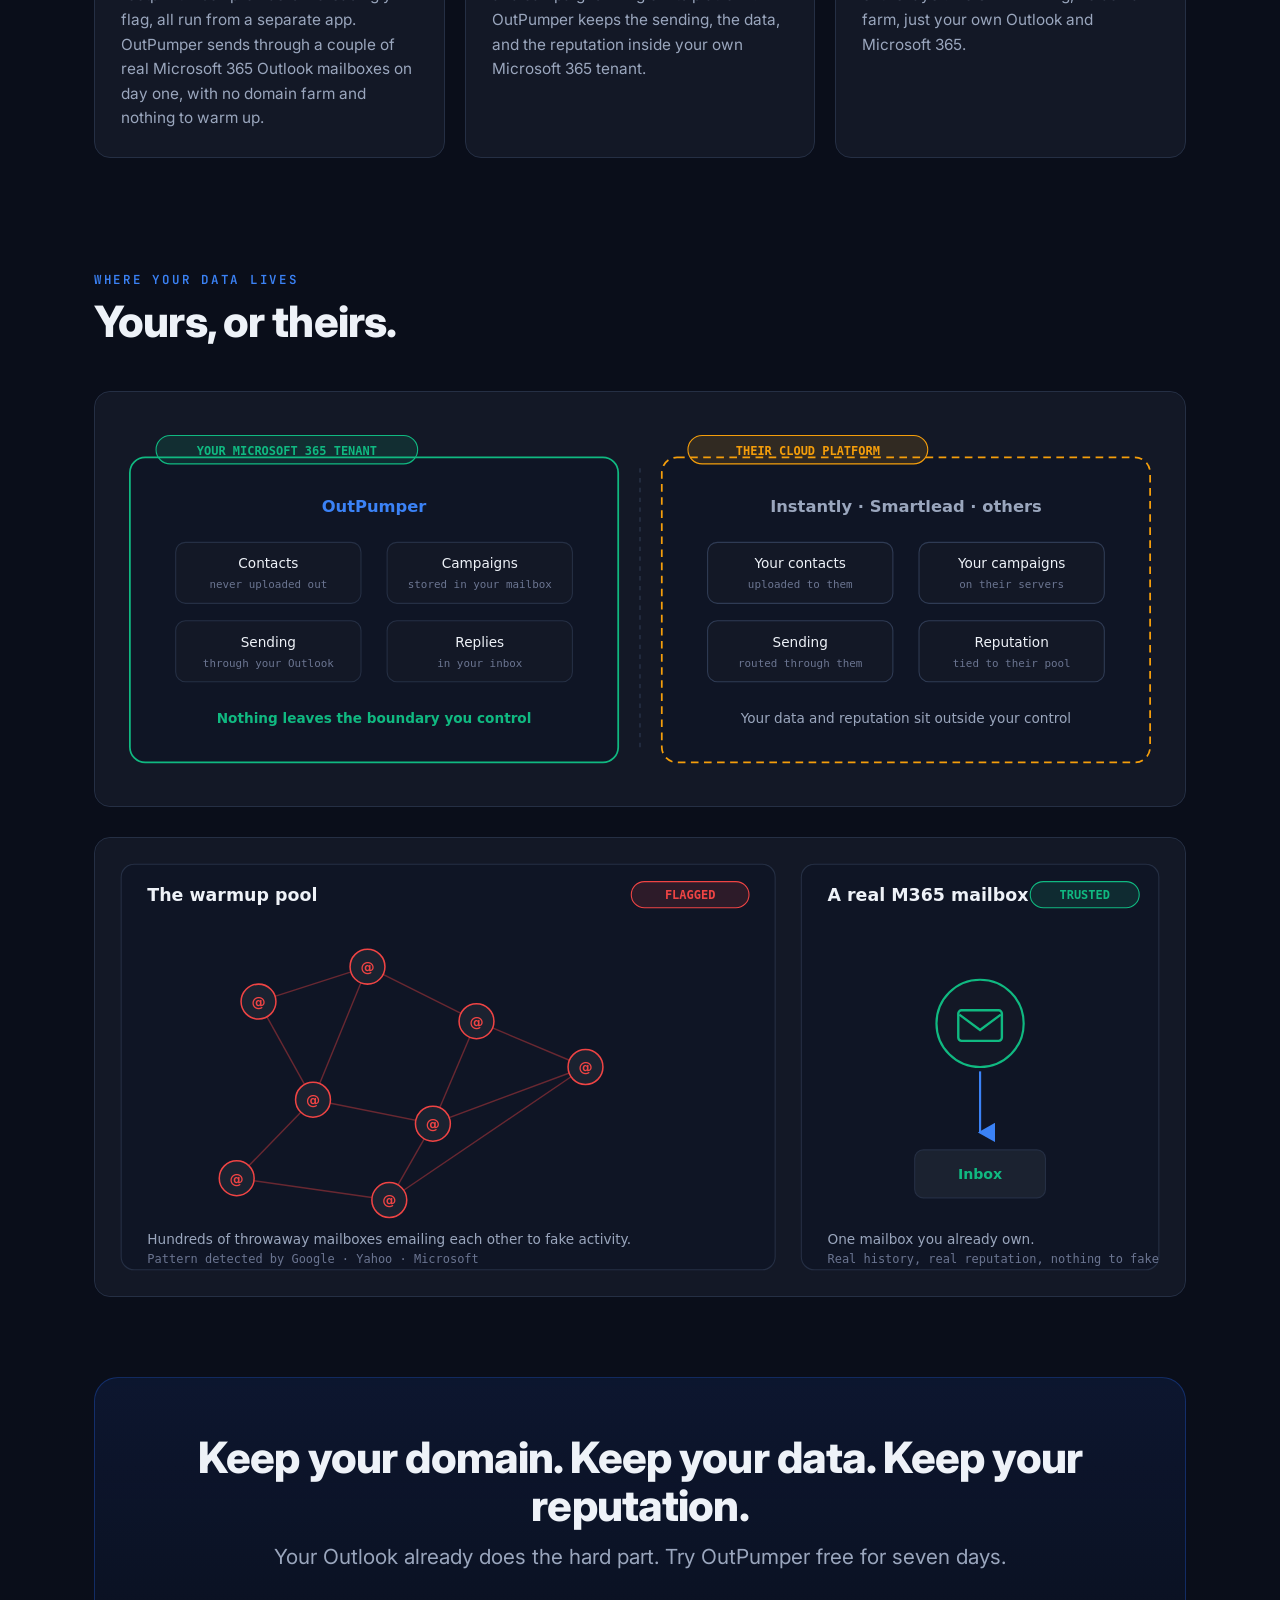
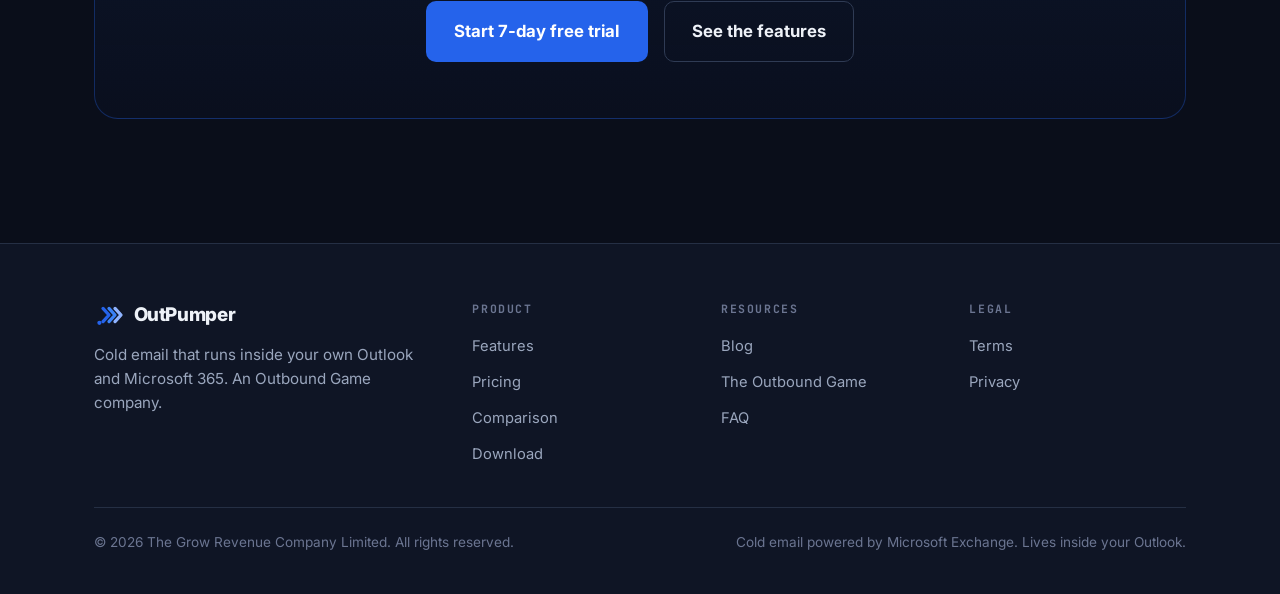
<file: comparison.html>
<!DOCTYPE html>
<html lang="en">
<head>
<meta charset="utf-8">
<meta name="viewport" content="width=device-width, initial-scale=1">
<meta name="theme-color" content="#0a0e1a">
<title>OutPumper vs Instantly vs Smartlead — Cold Email Comparison</title>
<meta name="description" content="A straight comparison of OutPumper, Instantly, Smartlead, and Woodpecker: domains, mailboxes, warmup, data privacy, and real cost.">
<link rel="canonical" href="https://outpumper.com/comparison.html">
<meta property="og:title" content="OutPumper vs Instantly vs Smartlead vs Woodpecker">
<meta property="og:description" content="Domains, mailboxes, warmup, data privacy, and the real cost. Side by side.">
<meta property="og:type" content="website">
<link rel="icon" href="/assets/mark.svg" type="image/svg+xml">
<link rel="preconnect" href="https://fonts.googleapis.com">
<link rel="preconnect" href="https://fonts.gstatic.com" crossorigin>
<link href="https://fonts.googleapis.com/css2?family=Inter:wght@400;500;600;700;800&family=JetBrains+Mono:wght@400;600;700&display=swap" rel="stylesheet">
<link rel="stylesheet" href="/assets/app.css">
<style>
  .figure{margin:0;}
  .figure img{display:block;width:100%;height:auto;border-radius:var(--r);border:1px solid var(--border);background:var(--card);}
  .figure.bare img{border:0;background:transparent;border-radius:0;}
  .figcap{margin-top:10px;font-size:.82rem;color:var(--t3);text-align:center;}
  .split{display:grid;grid-template-columns:1fr 1fr;gap:40px;align-items:center;}
  @media(max-width:820px){.split{grid-template-columns:1fr;gap:28px;}}
</style>
<!-- Meta Pixel Code -->
<script>
!function(f,b,e,v,n,t,s)
{if(f.fbq)return;n=f.fbq=function(){n.callMethod?
n.callMethod.apply(n,arguments):n.queue.push(arguments)};
if(!f._fbq)f._fbq=n;n.push=n;n.loaded=!0;n.version='2.0';
n.queue=[];t=b.createElement(e);t.async=!0;
t.src=v;s=b.getElementsByTagName(e)[0];
s.parentNode.insertBefore(t,s)}(window, document,'script',
'https://connect.facebook.net/en_US/fbevents.js');
fbq('init', '2084976475388037');
fbq('track', 'PageView');
</script>
<noscript><img height="1" width="1" style="display:none"
src="https://www.facebook.com/tr?id=2084976475388037&ev=PageView&noscript=1"
/></noscript>
<!-- End Meta Pixel Code -->
</head>
<body>

<header class="nav">
  <div class="container nav-inner">
    <a class="brand" href="/"><img class="dot" src="/assets/mark.svg" alt=""> OutPumper</a>
    <nav><ul class="nav-links" id="navlinks">
      <li><a href="/features.html">Features</a></li>
      <li><a href="/pricing.html">Pricing</a></li>
      <li><a href="/comparison.html" class="active">Compare</a></li>
      <li><a href="https://theoutboundgame.com">Blog</a></li>
      <li><a href="/download.html">Download</a></li>
    </ul></nav>
    <div class="nav-cta">
      <a class="btn btn-primary" href="/pricing.html">Start free trial</a>
      <button class="menu-toggle" aria-label="Menu" onclick="document.getElementById('navlinks').classList.toggle('open')">☰</button>
    </div>
  </div>
</header>

<main>
<section class="hero" style="padding-bottom:32px">
  <div class="container">
    <p class="eyebrow reveal">The comparison</p>
    <h1 class="reveal d1" style="margin:1rem 0 1.1rem">OutPumper, side by side.</h1>
    <p class="lead reveal d2">No spin and no asterisks. Here is what you get and what you pay, against the tools most people consider.</p>
  </div>
</section>

<section style="padding-top:16px">
  <div class="container">
    <div class="sec-head"><p class="eyebrow">At a glance</p><h2>Where OutPumper pulls ahead.</h2></div>
    <figure class="figure" style="margin-bottom:30px"><img src="/assets/img/compare-scorecard.svg" alt="Scorecard: OutPumper passes every key dimension (send day one, data in your tenant, no domain farm, a couple of mailboxes, inside Outlook, verification included, one-time option) where Instantly, Smartlead and Woodpecker do not" loading="lazy"></figure>
    <div class="tablewrap reveal">
      <table class="cmp">
        <thead><tr>
          <th>What you care about</th>
          <th class="us">OutPumper</th>
          <th>Instantly</th>
          <th>Smartlead</th>
          <th>Woodpecker</th>
        </tr></thead>
        <tbody>
          <tr><td>Monthly cost</td><td class="us">From 49 a month, or 497 once</td><td>30 to 97 a month</td><td>39 to 159 a month</td><td>49 to 99 a month</td></tr>
          <tr><td>Sends from</td><td class="us">Your own Microsoft 365 Outlook</td><td class="no">Your mailboxes, via their cloud</td><td class="no">Your mailboxes, via their cloud</td><td class="no">Your mailboxes, via their app</td></tr>
          <tr><td>Warmup needed</td><td class="us">No, send day one</td><td class="no">2 to 3 weeks</td><td class="no">2 to 3 weeks</td><td class="no">2 to 3 weeks</td></tr>
          <tr><td>Your data stays private</td><td class="us">Yes, never leaves your tenant</td><td class="no">Stored on their platform</td><td class="no">Stored on their platform</td><td class="no">Stored on their platform</td></tr>
          <tr><td>Domains to buy and warm</td><td class="us">None to a few</td><td class="no">30 to 50 typical</td><td class="no">30 to 50 typical</td><td class="no">Several</td></tr>
          <tr><td>Mailboxes to manage</td><td class="us">A couple of real M365 mailboxes</td><td class="no">Hundreds, bought and rotated</td><td class="no">Hundreds, bought and rotated</td><td class="no">Several you supply</td></tr>
          <tr><td>Works inside Outlook</td><td class="us">Native add-in</td><td class="no">Separate web app</td><td class="no">Separate web app</td><td class="no">Separate web app</td></tr>
          <tr><td>Smart throttling</td><td class="us">Built in, automatic</td><td class="no">Manual</td><td class="no">Basic</td><td class="no">Basic</td></tr>
          <tr><td>Email variation</td><td class="us">Full rewrite engine</td><td class="no">Basic spin</td><td class="no">Basic spin</td><td class="no">No</td></tr>
          <tr><td>Shared mailbox rotation</td><td class="us">Automatic, free</td><td class="no">No</td><td class="no">No</td><td class="no">No</td></tr>
          <tr><td>Automatic safety stop</td><td class="us">Built-in kill switch</td><td class="no">No</td><td class="no">No</td><td class="no">No</td></tr>
          <tr><td>One-time purchase option</td><td class="us">497 forever</td><td class="no">No</td><td class="no">No</td><td class="no">No</td></tr>
          <tr><td>Connect external providers</td><td class="us">SendGrid, Mailgun, SES, any SMTP</td><td class="no">No</td><td class="no">No</td><td class="no">Limited</td></tr>
          <tr><td>Built-in email verification</td><td class="us">Free, unlimited</td><td class="no">Third party required</td><td class="no">Third party required</td><td class="no">Third party required</td></tr>
          <tr><td>Learns from bounces</td><td class="us">Auto-blacklists everywhere</td><td class="no">No</td><td class="no">No</td><td class="no">Manual cleanup</td></tr>
        </tbody>
      </table>
    </div>
  </div>
</section>

<section class="section-tight">
  <div class="container">
    <div class="sec-head"><p class="eyebrow">The real cost</p><h2>Cheaper than the stack it replaces.</h2></div>
    <figure class="figure"><img src="/assets/img/cost-stack.svg" alt="A typical cold-email stack of domains, mailboxes, a warmup tool and a platform costs about 434 dollars a month, versus OutPumper at 49" loading="lazy"></figure>
  </div>
</section>

<section class="section-tight">
  <div class="container">
    <div class="grid grid-3">
      <div class="card reveal"><h3>vs Instantly</h3><p>Instantly has you buy and warm dozens of throwaway domains and spin up mailbox after mailbox, the warmup footprint inbox providers increasingly flag, all run from a separate app. OutPumper sends through a couple of real Microsoft 365 Outlook mailboxes on day one, with no domain farm and nothing to warm up.</p></div>
      <div class="card reveal d1"><h3>vs Smartlead</h3><p>Smartlead runs the same playbook: dozens of domains, stacks of mailboxes, weeks of warmup, with your contacts and campaigns living on its platform. OutPumper keeps the sending, the data, and the reputation inside your own Microsoft 365 tenant.</p></div>
      <div class="card reveal d2"><h3>vs Woodpecker</h3><p>Woodpecker is solid, but it still needs external SMTP, DNS setup, and warmed-up domains. OutPumper removes that entire layer. No SMTP wiring, no domain farm, just your own Outlook and Microsoft 365.</p></div>
    </div>
  </div>
</section>

<section class="section-tight">
  <div class="container">
    <div class="sec-head"><p class="eyebrow">Where your data lives</p><h2>Yours, or theirs.</h2></div>
    <figure class="figure" style="margin-bottom:30px"><img src="/assets/img/data-location.svg" alt="With OutPumper, contacts, campaigns, sending and replies stay inside your Microsoft 365 tenant; with other tools, your data and reputation sit on their cloud platform" loading="lazy"></figure>
    <figure class="figure"><img src="/assets/img/warmup-footprint.svg" alt="A flagged warmup pool of throwaway mailboxes versus a single trusted real Microsoft 365 mailbox" loading="lazy"></figure>
  </div>
</section>

<section style="padding-top:24px">
  <div class="container"><div class="cta-band reveal">
    <h2>Keep your domain. Keep your data. Keep your reputation.</h2>
    <p class="lead">Your Outlook already does the hard part. Try OutPumper free for seven days.</p>
    <div class="hero-cta" style="justify-content:center">
      <a class="btn btn-primary btn-lg" href="/pricing.html">Start 7-day free trial</a>
      <a class="btn btn-ghost btn-lg" href="/features.html">See the features</a>
    </div>
  </div></div>
</section>
</main>

<footer class="site">
  <div class="container">
    <div class="foot-grid">
      <div class="foot-brand">
        <a class="brand" href="/"><img class="dot" src="/assets/mark.svg" alt=""> OutPumper</a>
        <p class="lead">Cold email that runs inside your own Outlook and Microsoft 365. An Outbound Game company.</p>
      </div>
      <div class="foot-col"><h4>Product</h4><ul>
        <li><a href="/features.html">Features</a></li><li><a href="/pricing.html">Pricing</a></li>
        <li><a href="/comparison.html">Comparison</a></li><li><a href="/download.html">Download</a></li></ul></div>
      <div class="foot-col"><h4>Resources</h4><ul>
        <li><a href="https://theoutboundgame.com">Blog</a></li>
        <li><a href="https://theoutboundgame.com">The Outbound Game</a></li><li><a href="/pricing.html#faq">FAQ</a></li></ul></div>
      <div class="foot-col"><h4>Legal</h4><ul>
        <li><a href="/terms.html">Terms</a></li><li><a href="/privacy.html">Privacy</a></li></ul></div>
    </div>
    <div class="foot-bottom">
      <span>© 2026 The Grow Revenue Company Limited. All rights reserved.</span>
      <span>Cold email powered by Microsoft Exchange. Lives inside your Outlook.</span>
    </div>
  </div>
</footer>
<script>
(function(){var rm=matchMedia('(prefers-reduced-motion: reduce)').matches;
var io=new IntersectionObserver(function(es){es.forEach(function(e){if(e.isIntersecting){e.target.classList.add('in');io.unobserve(e.target);}});},{threshold:.12});
document.querySelectorAll('.reveal').forEach(function(el){if(rm){el.classList.add('in');}else{io.observe(el);}});})();
</script>
</body>
</html>
</file>
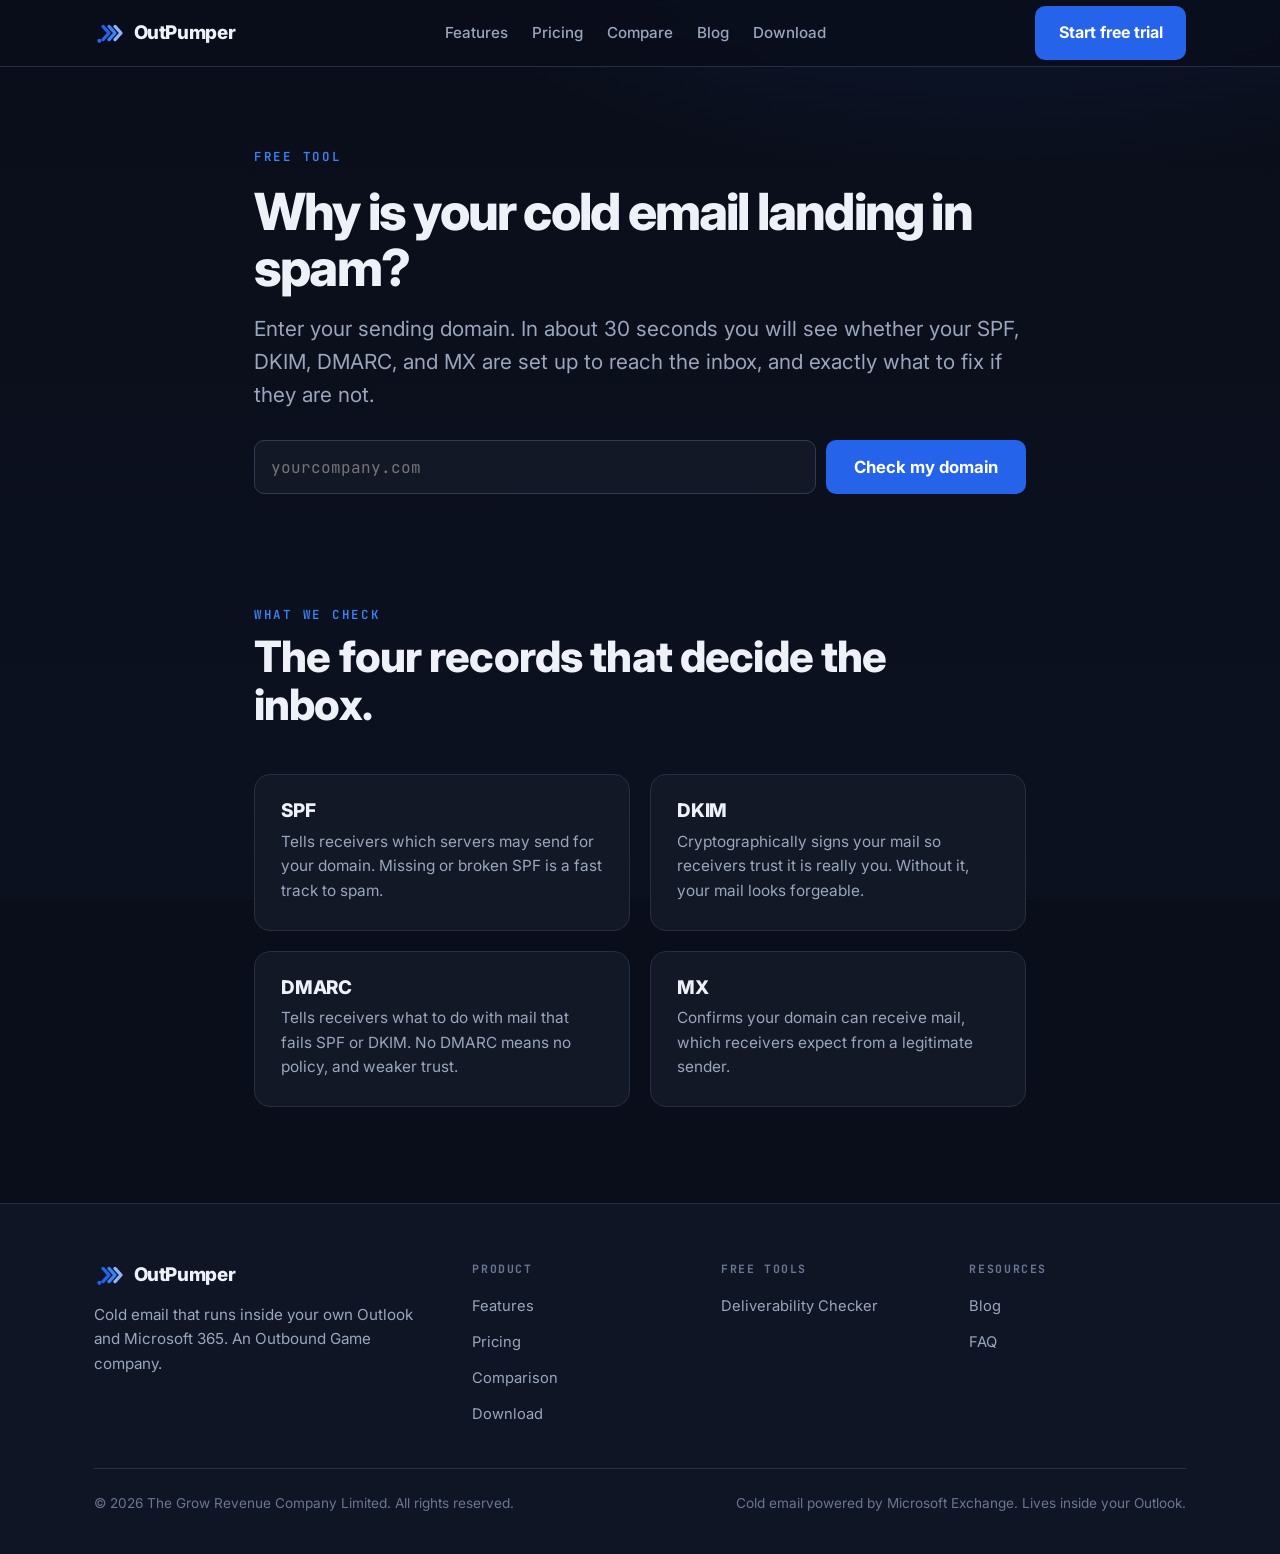
<file: deliverability-checker.html>
<!DOCTYPE html>
<html lang="en">
<head>
<meta charset="utf-8">
<meta name="viewport" content="width=device-width, initial-scale=1">
<meta name="theme-color" content="#0a0e1a">
<title>Free Cold Email Deliverability Checker — OutPumper</title>
<meta name="description" content="Check your sending domain's SPF, DKIM, DMARC, and MX in 30 seconds. Get a scored inbox-readiness report and plain-English fixes. Free.">
<link rel="canonical" href="https://outpumper.com/deliverability-checker.html">
<meta property="og:title" content="Free Cold Email Deliverability Checker">
<meta property="og:description" content="See why your cold email lands in spam. Scored SPF, DKIM, DMARC, MX report with fixes. Free.">
<meta property="og:type" content="website">
<link rel="icon" href="/assets/mark.svg" type="image/svg+xml">
<link rel="preconnect" href="https://fonts.googleapis.com">
<link rel="preconnect" href="https://fonts.gstatic.com" crossorigin>
<link href="https://fonts.googleapis.com/css2?family=Inter:wght@400;500;600;700;800&family=JetBrains+Mono:wght@400;600;700&display=swap" rel="stylesheet">
<link rel="stylesheet" href="/assets/app.css">
<style>
  .tool-wrap{max-width:820px;margin:0 auto;}
  .checker-form{display:flex;gap:.6rem;flex-wrap:wrap;margin-top:1.4rem;}
  .checker-form input[type=text]{flex:1;min-width:240px;background:var(--card);border:1px solid var(--border2);border-radius:var(--rs);color:var(--t1);font-family:var(--mono);font-size:1rem;padding:.9rem 1rem;}
  .checker-form input[type=text]:focus{outline:none;border-color:var(--accent);}
  .checker-form input[type=email]{flex:1;min-width:240px;background:var(--card);border:1px solid var(--border2);border-radius:var(--rs);color:var(--t1);font-family:var(--mono);font-size:1rem;padding:.9rem 1rem;}
  .checker-form input[type=email]:focus{outline:none;border-color:var(--accent);}
  .admode .nav-links,.admode .nav-cta .btn,.admode .menu-toggle{display:none!important;}
  .admode .gate-note-top{font-size:.76rem;color:var(--t3);margin-top:.6rem;}
  .hidden-adfield{display:none!important;}
  .xi-ov{position:fixed;inset:0;background:rgba(4,7,14,.82);z-index:100;display:none;align-items:center;justify-content:center;padding:18px;}
  .xi-ov.show{display:flex;}
  .xi{background:var(--card);border:1px solid var(--accent);border-radius:16px;max-width:430px;width:100%;padding:24px;text-align:center;position:relative;}
  .xi .x{position:absolute;top:8px;right:13px;background:none;border:none;color:var(--t3);font-size:1.25rem;cursor:pointer;}
  .xi h3{font-size:1.15rem;margin-bottom:.4rem;}
  .xi p{color:var(--t2);font-size:.88rem;margin-bottom:.9rem;}
  .field-err{color:var(--danger);font-size:.85rem;margin-top:.5rem;min-height:1.1em;}
  .checker-loading{display:none;align-items:center;gap:.7rem;color:var(--t2);font-family:var(--mono);font-size:.9rem;margin-top:1.4rem;}
  .spin{width:18px;height:18px;border:2px solid var(--border2);border-top-color:var(--accent-bright);border-radius:50%;animation:sp .8s linear infinite;}
  @keyframes sp{to{transform:rotate(360deg);}}
  .result{display:none;margin-top:2rem;}
  .score-card{display:flex;gap:1.6rem;align-items:center;background:var(--card);border:1px solid var(--border);border-radius:var(--r);padding:26px;flex-wrap:wrap;}
  .ring{width:108px;height:108px;flex:none;position:relative;}
  .ring svg{transform:rotate(-90deg);}
  .ring .num{position:absolute;inset:0;display:grid;place-items:center;font-family:var(--mono);font-weight:800;font-size:1.6rem;}
  .score-meta h3{margin-bottom:.25rem;font-size:1.3rem;}
  .score-meta p{color:var(--t2);font-size:.95rem;}
  .band-strong{color:var(--green);} .band-mid{color:var(--amber);} .band-risk{color:var(--danger);}
  .pillars{display:grid;grid-template-columns:repeat(2,1fr);gap:12px;margin-top:18px;}
  .pillar{background:var(--card);border:1px solid var(--border);border-radius:var(--rs);padding:16px 18px;}
  .pillar .top{display:flex;align-items:center;justify-content:space-between;gap:.5rem;}
  .pillar .name{font-weight:700;font-size:.98rem;}
  .stat{font-family:var(--mono);font-size:.72rem;font-weight:700;padding:.18rem .5rem;border-radius:99px;white-space:nowrap;}
  .stat.pass{color:var(--green);background:rgba(16,185,129,.13);border:1px solid rgba(16,185,129,.3);}
  .stat.warn{color:var(--amber);background:rgba(245,158,11,.13);border:1px solid rgba(245,158,11,.3);}
  .stat.fail{color:var(--danger);background:rgba(239,68,68,.12);border:1px solid rgba(239,68,68,.3);}
  .gate{position:relative;margin-top:18px;}
  .locked .pillars{filter:blur(7px);pointer-events:none;user-select:none;}
  .gate-overlay{position:absolute;inset:0;display:grid;place-items:center;padding:1rem;}
  .gate-card{background:var(--card);border:1px solid var(--accent);border-radius:var(--r);padding:26px;max-width:430px;text-align:center;box-shadow:0 30px 70px -40px rgba(37,99,235,.6);}
  .gate-card h3{margin-bottom:.5rem;}
  .gate-card p{color:var(--t2);font-size:.92rem;margin-bottom:1rem;}
  .gate-form{display:flex;gap:.5rem;flex-wrap:wrap;}
  .gate-form input{flex:1;min-width:180px;background:var(--bg1);border:1px solid var(--border2);border-radius:var(--rs);color:var(--t1);font-size:.95rem;padding:.75rem .9rem;}
  .gate-form input:focus{outline:none;border-color:var(--accent);}
  .gate-note{font-size:.76rem;color:var(--t3);margin-top:.7rem;}
  .hidden{display:none!important;}
  .verdict{background:var(--card);border:1px solid var(--border);border-left:3px solid var(--accent);border-radius:var(--rs);padding:20px 22px;margin-top:18px;}
  .verdict h3{font-size:1.1rem;margin-bottom:.4rem;}
  .verdict p{color:var(--t2);font-size:.96rem;}
  .actions{background:linear-gradient(180deg,rgba(37,99,235,.10),rgba(37,99,235,.02));border:1px solid rgba(37,99,235,.32);border-radius:var(--r);padding:22px 24px;margin-top:16px;}
  .actions h3{font-size:1.05rem;margin-bottom:.9rem;}
  .actions ol{margin:0;padding-left:0;list-style:none;counter-reset:fix;display:flex;flex-direction:column;gap:.7rem;}
  .actions li{counter-increment:fix;display:flex;gap:.7rem;align-items:flex-start;font-size:.95rem;color:var(--t1);}
  .actions li::before{content:counter(fix);flex:none;width:24px;height:24px;border-radius:50%;background:var(--accent);color:#fff;font-family:var(--mono);font-weight:700;font-size:.8rem;display:grid;place-items:center;margin-top:1px;}
  .actions .none{color:var(--green);font-size:.95rem;}
  .rec{background:var(--card);border:1px solid var(--border);border-radius:var(--r);padding:22px 24px;margin-top:14px;}
  .rec .rtop{display:flex;align-items:center;justify-content:space-between;gap:.6rem;margin-bottom:.3rem;flex-wrap:wrap;}
  .rec .rname{font-size:1.15rem;font-weight:800;letter-spacing:-.01em;}
  .rec .sev{font-family:var(--mono);font-size:.68rem;letter-spacing:.08em;text-transform:uppercase;color:var(--t3);}
  .rec h5{font-size:.74rem;font-family:var(--mono);letter-spacing:.12em;text-transform:uppercase;color:var(--t3);margin:1rem 0 .4rem;}
  .rec p{color:var(--t2);font-size:.94rem;}
  .rec .stakes{color:var(--t1);}
  .code{position:relative;background:var(--bg1);border:1px solid var(--border2);border-radius:var(--rs);padding:.7rem 3.4rem .7rem .9rem;font-family:var(--mono);font-size:.82rem;color:var(--accent-bright);word-break:break-all;margin:.4rem 0;}
  .code .copy{position:absolute;top:.4rem;right:.4rem;background:var(--card2);border:1px solid var(--border2);color:var(--t2);font-size:.68rem;font-family:var(--mono);padding:.2rem .5rem;border-radius:6px;cursor:pointer;}
  .code .copy:hover{color:var(--t1);border-color:var(--accent);}
  .rec ol.steps{margin:.3rem 0 0;padding-left:1.1rem;color:var(--t2);font-size:.92rem;}
  .rec ol.steps li{margin-bottom:.35rem;}
  .rec .found-none{color:var(--danger);font-family:var(--mono);font-size:.85rem;}
  @media(max-width:640px){.pillars{grid-template-columns:1fr;}}
</style>
<!-- Meta Pixel Code -->
<script>
!function(f,b,e,v,n,t,s)
{if(f.fbq)return;n=f.fbq=function(){n.callMethod?
n.callMethod.apply(n,arguments):n.queue.push(arguments)};
if(!f._fbq)f._fbq=n;n.push=n;n.loaded=!0;n.version='2.0';
n.queue=[];t=b.createElement(e);t.async=!0;
t.src=v;s=b.getElementsByTagName(e)[0];
s.parentNode.insertBefore(t,s)}(window, document,'script',
'https://connect.facebook.net/en_US/fbevents.js');
fbq('init', '2084976475388037');
fbq('track', 'PageView');
</script>
<noscript><img height="1" width="1" style="display:none"
src="https://www.facebook.com/tr?id=2084976475388037&ev=PageView&noscript=1"
/></noscript>
<!-- End Meta Pixel Code -->
</head>
<body>

<header class="nav">
  <div class="container nav-inner">
    <a class="brand" href="/"><img class="dot" src="/assets/mark.svg" alt=""> OutPumper</a>
    <nav><ul class="nav-links" id="navlinks">
      <li><a href="/features.html">Features</a></li>
      <li><a href="/pricing.html">Pricing</a></li>
      <li><a href="/comparison.html">Compare</a></li>
      <li><a href="https://theoutboundgame.com">Blog</a></li>
      <li><a href="/download.html">Download</a></li>
    </ul></nav>
    <div class="nav-cta">
      <a class="btn btn-primary" href="/pricing.html">Start free trial</a>
      <button class="menu-toggle" aria-label="Menu" onclick="document.getElementById('navlinks').classList.toggle('open')">☰</button>
    </div>
  </div>
</header>

<main>
<section class="hero" style="padding-bottom:32px">
  <div class="container tool-wrap">
    <p class="eyebrow">Free tool</p>
    <h1 style="margin:1rem 0 1rem;font-size:clamp(2rem,5vw,3.2rem)">Why is your cold email landing in spam?</h1>
    <p class="lead">Enter your sending domain. In about 30 seconds you will see whether your SPF, DKIM, DMARC, and MX are set up to reach the inbox, and exactly what to fix if they are not.</p>

    <form class="checker-form" id="checkForm" novalidate>
      <input type="text" id="domain" placeholder="yourcompany.com" autocomplete="off" autocapitalize="off" spellcheck="false" aria-label="Your sending domain">
      <input type="email" id="adEmail" class="hidden-adfield" placeholder="you@yourcompany.com" autocomplete="email" aria-label="Your email">
      <button class="btn btn-primary btn-lg" type="submit" id="checkBtn">Check my domain</button>
    </form>
    <div class="field-err" id="domainErr" role="alert"></div>
    <div class="gate-note-top hidden-adfield" id="adNote">Where should we send your fix list? The full audit also unlocks instantly. One report, no spam sequence.</div>
    <div class="checker-loading" id="loading"><span class="spin"></span> Checking DNS records…</div>

    <div class="result" id="result">
      <div class="score-card">
        <div class="ring" id="ring">
          <svg width="108" height="108" viewBox="0 0 108 108">
            <circle cx="54" cy="54" r="48" fill="none" stroke="var(--border)" stroke-width="10"/>
            <circle id="ringFill" cx="54" cy="54" r="48" fill="none" stroke="var(--accent-bright)" stroke-width="10" stroke-linecap="round" stroke-dasharray="301.6" stroke-dashoffset="301.6"/>
          </svg>
          <div class="num" id="scoreNum">0</div>
        </div>
        <div class="score-meta">
          <h3 id="bandLabel">—</h3>
          <p id="bandText">Here is how your domain looks to the inboxes you are emailing.</p>
        </div>
      </div>

      <div class="gate locked" id="gate">
        <div class="pillars" id="pillars"></div>
        <div class="gate-overlay" id="gateOverlay">
          <div class="gate-card">
            <h3 id="gateHead">Unlock your full audit</h3>
            <p id="gateSub">See the exact record we found for each check, your prioritized fix list, and copy-paste fixes, free.</p>
            <form class="gate-form" id="gateForm" novalidate>
              <input type="email" id="email" class="hidden-adfield" placeholder="you@yourcompany.com" autocomplete="email" aria-label="Your email">
              <button class="btn btn-primary" type="submit" id="gateBtn">Get my full audit</button>
            </form>
            <div class="field-err" id="emailErr" role="alert"></div>
            <div class="gate-note">One report. No spam sequence. We are an email deliverability company, we would know.</div>
          </div>
        </div>
      </div>

      <div id="fullReport" class="hidden">
        <div class="verdict" id="verdict"></div>
        <div class="actions" id="actionList"></div>
        <div id="recDetails"></div>
        <div class="cta-band" id="opCta" style="margin-top:28px">
          <h2 id="ctaHead">Your domain is ready. Now send from it.</h2>
          <p class="lead" id="ctaSub" style="margin:0 auto 1.5rem"></p>
          <a class="btn btn-primary btn-lg" href="/pricing.html">Try OutPumper free for 7 days</a>
        </div>
      </div>
    </div>
  </div>
</section>

<section class="section-tight">
  <div class="container tool-wrap">
    <div class="sec-head"><p class="eyebrow">What we check</p><h2 style="margin:.5rem 0 .8rem">The four records that decide the inbox.</h2></div>
    <div class="grid grid-2">
      <div class="card"><h3>SPF</h3><p>Tells receivers which servers may send for your domain. Missing or broken SPF is a fast track to spam.</p></div>
      <div class="card"><h3>DKIM</h3><p>Cryptographically signs your mail so receivers trust it is really you. Without it, your mail looks forgeable.</p></div>
      <div class="card"><h3>DMARC</h3><p>Tells receivers what to do with mail that fails SPF or DKIM. No DMARC means no policy, and weaker trust.</p></div>
      <div class="card"><h3>MX</h3><p>Confirms your domain can receive mail, which receivers expect from a legitimate sender.</p></div>
    </div>
  </div>
</section>
</main>

<footer class="site">
  <div class="container">
    <div class="foot-grid">
      <div class="foot-brand">
        <a class="brand" href="/"><img class="dot" src="/assets/mark.svg" alt=""> OutPumper</a>
        <p class="lead">Cold email that runs inside your own Outlook and Microsoft 365. An Outbound Game company.</p>
      </div>
      <div class="foot-col"><h4>Product</h4><ul>
        <li><a href="/features.html">Features</a></li><li><a href="/pricing.html">Pricing</a></li>
        <li><a href="/comparison.html">Comparison</a></li><li><a href="/download.html">Download</a></li></ul></div>
      <div class="foot-col"><h4>Free tools</h4><ul>
        <li><a href="/deliverability-checker.html">Deliverability Checker</a></li></ul></div>
      <div class="foot-col"><h4>Resources</h4><ul>
        <li><a href="https://theoutboundgame.com">Blog</a></li><li><a href="/pricing.html#faq">FAQ</a></li></ul></div>
    </div>
    <div class="foot-bottom">
      <span>© 2026 The Grow Revenue Company Limited. All rights reserved.</span>
      <span>Cold email powered by Microsoft Exchange. Lives inside your Outlook.</span>
    </div>
  </div>
</footer>

<script>
(function(){
  "use strict";
  var $=function(id){return document.getElementById(id);};
  var form=$('checkForm'),domainInput=$('domain'),domainErr=$('domainErr'),loading=$('loading'),
      result=$('result'),checkBtn=$('checkBtn'),pillarsEl=$('pillars'),gate=$('gate'),
      gateForm=$('gateForm'),emailInput=$('email'),emailErr=$('emailErr'),
      gateBtn=$('gateBtn'),ringFill=$('ringFill'),scoreNum=$('scoreNum'),bandLabel=$('bandLabel'),
      bandText=$('bandText'),fullReport=$('fullReport'),verdictEl=$('verdict'),actionList=$('actionList'),
      recDetails=$('recDetails'),ctaHead=$('ctaHead'),ctaSub=$('ctaSub');

  var lastDomain='',lastReport=null,mailProvider='',isM365=false,RING_CIRC=301.6;
  var DKIM_SELECTORS=['selector1','selector2','google','k1','default','dkim','mail','s1','s2','smtp','mxvault'];
  var esc=function(s){return String(s==null?'':s).replace(/&/g,'&amp;').replace(/</g,'&lt;').replace(/>/g,'&gt;');};

  var AD=/[?&](utm_medium=paid|ad=1)/.test(location.search);
  var adEmailEl=document.getElementById('adEmail');
  if(AD){
    document.body.classList.add('admode');
    adEmailEl.classList.remove('hidden-adfield');
    document.getElementById('adNote').classList.remove('hidden-adfield');
    document.getElementById('checkBtn').textContent='Run my free check';
  }
  function fb(kind,name,data){try{if(typeof fbq==='function')fbq(kind==='c'?'trackCustom':'track',name,data||{});}catch(e){}}

  function dohQuery(name,type){
    var cf='https://cloudflare-dns.com/dns-query?name='+encodeURIComponent(name)+'&type='+type;
    var goog='https://dns.google/resolve?name='+encodeURIComponent(name)+'&type='+type;
    function fj(url,h){return fetch(url,{headers:h||{}}).then(function(r){if(!r.ok)throw new Error('dns '+r.status);return r.json();});}
    return fj(cf,{'accept':'application/dns-json'}).catch(function(){return fj(goog,{});})
      .then(function(j){return (j&&j.Answer)?j.Answer.map(function(a){return (a.data||'').replace(/^"|"$/g,'').replace(/" "/g,'');}):[];})
      .catch(function(){return null;});
  }
  function normalizeDomain(raw){if(!raw)return '';var d=raw.trim().toLowerCase().replace(/^https?:\/\//,'').replace(/^www\./,'');d=d.split('/')[0].split('?')[0].split('@').pop();return d.replace(/\.$/,'');}
  function validDomain(d){return /^[a-z0-9]([a-z0-9-]{0,61}[a-z0-9])?(\.[a-z0-9]([a-z0-9-]{0,61}[a-z0-9])?)+$/.test(d);}
  function validEmail(e){return /^[^\s@]+@[^\s@]+\.[^\s@]+$/.test(e);}
  function m365MX(d){return d.replace(/\./g,'-')+'.mail.protection.outlook.com';}
  function codeBlock(text){return '<div class="code"><button class="copy" type="button" data-copy="'+esc(text)+'">Copy</button>'+esc(text)+'</div>';}

  function checkMX(domain){
    return dohQuery(domain,'MX').then(function(rec){
      if(rec===null) return {key:'MX',status:'unknown',sev:1,meaning:'MX records show receivers your domain can accept mail.',stakes:'We could not complete this lookup.',foundHtml:'<span class="found-none">Lookup failed, try again.</span>',fixHtml:'Re-run the check.',action:null};
      var joined=rec.join(' ').toLowerCase();
      if(/protection\.outlook\.com|mail\.protection\.outlook/.test(joined)){mailProvider='Microsoft 365';isM365=true;}
      else if(/google\.com|googlemail|aspmx/.test(joined)){mailProvider='Google Workspace';}
      else if(/pphosted|proofpoint/.test(joined)){mailProvider='Proofpoint';}
      else if(/mimecast/.test(joined)){mailProvider='Mimecast';}
      else if(/zoho/.test(joined)){mailProvider='Zoho';}
      else if(rec.length){mailProvider='your current mail host';}
      if(!rec.length) return {key:'MX',status:'fail',sev:2,meaning:'MX records show receivers your domain can accept mail, a basic legitimacy signal.',
        stakes:'A sending domain with no MX looks suspicious to spam filters and cannot receive replies or bounce notifications.',
        foundHtml:'<span class="found-none">No MX records found.</span>',
        fixHtml:'Point your MX to your mail provider. For Microsoft 365 the record is:'+codeBlock(m365MX(domain))+'<ol class="steps"><li>Open your DNS host (where the domain is registered).</li><li>Add an MX record with the value above, priority 0.</li><li>Allow up to an hour to propagate, then re-check.</li></ol>',
        action:'Add an MX record so your domain can receive mail.'};
      return {key:'MX',status:'pass',sev:0,meaning:'MX records show receivers your domain can accept mail.',
        stakes:'Good. Your domain accepts mail, which receivers expect from a real sender.',
        foundHtml:rec.slice(0,3).map(function(r){return codeBlock(r);}).join(''),
        fixHtml:'No action needed.'+(mailProvider?' Detected mail host: <b>'+esc(mailProvider)+'</b>.':''),action:null};
    });
  }
  function checkSPF(domain){
    return dohQuery(domain,'TXT').then(function(rec){
      var meaning='SPF lists which servers may send email for your domain. Receivers check it on every message.';
      if(rec===null) return {key:'SPF',status:'unknown',sev:1,meaning:meaning,stakes:'We could not complete this lookup.',foundHtml:'<span class="found-none">Lookup failed, try again.</span>',fixHtml:'Re-run the check.',action:null};
      var spf=rec.filter(function(t){return /^v=spf1/i.test(t);});
      if(!spf.length) return {key:'SPF',status:'fail',sev:3,meaning:meaning,
        stakes:'Without SPF, receivers cannot confirm your mail came from an authorized server, so cold email is very likely filtered to spam or rejected.',
        foundHtml:'<span class="found-none">No SPF record found.</span>',
        fixHtml:'Add a TXT record at your domain root. For Microsoft 365:'+codeBlock('v=spf1 include:spf.protection.outlook.com -all')+'<ol class="steps"><li>Go to your DNS host and add a TXT record on the root (@).</li><li>Paste the value above. If you use other senders, add their includes before <b>-all</b>.</li><li>Keep only one SPF record, multiple records break validation.</li></ol>',
        action:'Publish an SPF record so receivers trust your sending servers.'};
      if(spf.length>1) return {key:'SPF',status:'fail',sev:3,meaning:meaning,
        stakes:'You have more than one SPF record. SPF allows exactly one, so receivers treat this as a permerror and may reject your mail.',
        foundHtml:spf.map(function(r){return codeBlock(r);}).join(''),
        fixHtml:'Merge your SPF records into a single TXT record. Combine all the includes into one line ending in <b>-all</b>, and delete the extras.',
        action:'Merge your multiple SPF records into one.'};
      var val=spf[0];
      var lookups=(val.match(/include:|exists:|redirect=/gi)||[]).length;
      if(lookups>10) return {key:'SPF',status:'warn',sev:2,meaning:meaning,
        stakes:'Your SPF uses more than 10 DNS lookups, which exceeds the SPF limit. Past the limit, SPF silently fails and mail can be downranked.',
        foundHtml:codeBlock(val),
        fixHtml:'Flatten or trim your SPF includes to stay under 10 lookups. Remove senders you no longer use, or use an SPF-flattening service for the rest.',
        action:'Reduce your SPF to under 10 DNS lookups.'};
      if(/[?~]all\s*$/.test(val)) return {key:'SPF',status:'warn',sev:1,meaning:meaning,
        stakes:'Your SPF ends with a soft policy (~all or ?all), so spoofed mail is only flagged, not rejected. This weakens trust over time.',
        foundHtml:codeBlock(val),
        fixHtml:'Once every legitimate sender is listed, change the ending to <b>-all</b> so unauthorized mail is hard-rejected.',
        action:'Tighten your SPF ending to -all once your senders are listed.'};
      return {key:'SPF',status:'pass',sev:0,meaning:meaning,
        stakes:'Good. Your SPF is present and enforcing, so receivers can verify your sending servers.',
        foundHtml:codeBlock(val),fixHtml:'No action needed. Keep the include list current as you add senders.',action:null};
    });
  }
  function checkDMARC(domain){
    return dohQuery('_dmarc.'+domain,'TXT').then(function(rec){
      var meaning='DMARC tells receivers what to do with mail that fails SPF or DKIM, and sends you reports.';
      if(rec===null) return {key:'DMARC',status:'unknown',sev:1,meaning:meaning,stakes:'We could not complete this lookup.',foundHtml:'<span class="found-none">Lookup failed, try again.</span>',fixHtml:'Re-run the check.',action:null};
      var d=rec.filter(function(t){return /v=DMARC1/i.test(t);});
      if(!d.length) return {key:'DMARC',status:'fail',sev:3,meaning:meaning,
        stakes:'With no DMARC, you have no policy protecting your domain from spoofing and no visibility into who sends as you. Receivers increasingly distrust domains without it, especially for bulk or cold mail.',
        foundHtml:'<span class="found-none">No DMARC record at _dmarc.'+esc(domain)+'</span>',
        fixHtml:'Add a TXT record at <b>_dmarc.'+esc(domain)+'</b>. Start in monitor mode:'+codeBlock('v=DMARC1; p=none; rua=mailto:dmarc@'+domain)+'<ol class="steps"><li>Add the TXT record above at the _dmarc subdomain.</li><li>Watch the reports for a week or two to confirm your real senders pass.</li><li>Then raise the policy to <b>p=quarantine</b>, and finally <b>p=reject</b>.</li></ol>',
        action:'Publish a DMARC record (start at p=none) to protect your domain.'};
      var val=d[0],pol=(val.match(/p=([a-z]+)/i)||[])[1]||'none',hasRua=/rua=/i.test(val);
      if(/p=none/i.test(val)) return {key:'DMARC',status:'warn',sev:2,meaning:meaning,
        stakes:'Your DMARC is in monitor-only mode (p=none). It reports but does not stop spoofed mail, so your domain is not yet protected.'+(hasRua?'':' You also have no rua reporting address, so you are not collecting data.'),
        foundHtml:codeBlock(val),
        fixHtml:'Once your reports show legitimate senders passing, raise enforcement:'+codeBlock('v=DMARC1; p=quarantine; rua=mailto:dmarc@'+domain+'; pct=100; adkim=s; aspf=s')+'<ol class="steps"><li>Confirm SPF and DKIM pass for all your real senders first.</li><li>Move to <b>p=quarantine</b>, then after a week to <b>p=reject</b>.</li></ol>',
        action:'Raise DMARC from p=none to p=quarantine, then p=reject.'};
      return {key:'DMARC',status:'pass',sev:0,meaning:meaning,
        stakes:'Good. DMARC is present and enforcing (p='+esc(pol)+'), which strongly protects your domain and your inbox placement.',
        foundHtml:codeBlock(val),fixHtml:'No action needed.'+(hasRua?' Keep reviewing your aggregate reports.':' Consider adding a <b>rua=</b> address to collect reports.'),action:null};
    });
  }
  function checkDKIM(domain){
    var tries=DKIM_SELECTORS.map(function(sel){
      var host=sel+'._domainkey.'+domain;
      return dohQuery(host,'CNAME').then(function(c){
        if(c&&c.length) return {sel:sel,val:c[0]};
        return dohQuery(host,'TXT').then(function(t){return (t&&t.some(function(x){return /v=DKIM1|p=/i.test(x);}))?{sel:sel,val:(t[0]||'').slice(0,60)+'…'}:null;});
      });
    });
    return Promise.all(tries).then(function(found){
      var hit=found.filter(Boolean);
      var meaning='DKIM cryptographically signs your mail so receivers can prove it really came from you and was not altered.';
      if(hit.length) return {key:'DKIM',status:'pass',sev:0,meaning:meaning,
        stakes:'Good. Your mail is signed, so receivers can verify it is genuinely from your domain.',
        foundHtml:codeBlock(hit[0].sel+'._domainkey.'+domain+' -> '+hit[0].val),
        fixHtml:'No action needed. DKIM is in place (selector: '+esc(hit[0].sel)+').',action:null};
      return {key:'DKIM',status:'warn',sev:2,meaning:meaning,
        stakes:'We could not detect DKIM on the common selectors. If it is genuinely missing, your mail is unsigned and far more likely to be spoofed or filtered. DKIM selectors vary, so it may exist under a custom name we did not test.',
        foundHtml:'<span class="found-none">No DKIM found on: '+DKIM_SELECTORS.slice(0,6).join(', ')+'…</span>',
        fixHtml:'For Microsoft 365: enable DKIM in the Microsoft Defender portal, which publishes <b>selector1</b> and <b>selector2</b> CNAMEs for your domain.<ol class="steps"><li>Go to security.microsoft.com, then Email &amp; collaboration, Policies, DKIM.</li><li>Select your domain and toggle signing on.</li><li>Add the two CNAME records it gives you at your DNS host.</li></ol>',
        action:'Enable DKIM signing for your domain.'};
    });
  }

  function scoreOf(report){var pts={pass:25,warn:12,fail:0,unknown:0},t=0;report.forEach(function(p){t+=(pts[p.status]||0);});return Math.round(t);}
  function band(s){if(s>=80)return{label:'Strong',cls:'band-strong',text:'Your domain is set up to reach the inbox. A few tweaks may still help.'};if(s>=50)return{label:'Needs work',cls:'band-mid',text:'Some records are missing or weak. Fix these before your next campaign.'};return{label:'At risk',cls:'band-risk',text:'Your domain is likely landing in spam. Fix the records below first.'};}

  function renderTeaser(report){
    pillarsEl.innerHTML='';
    report.forEach(function(p){
      var st=p.status==='pass'?'pass':(p.status==='warn'||p.status==='unknown'?'warn':'fail');
      var label=p.status==='pass'?'PASS':(p.status==='warn'?'NEEDS WORK':(p.status==='unknown'?'UNKNOWN':'FAIL'));
      var div=document.createElement('div');div.className='pillar';
      div.innerHTML='<div class="top"><span class="name">'+p.key+'</span><span class="stat '+st+'">'+label+'</span></div>';
      pillarsEl.appendChild(div);
    });
    var fails=report.filter(function(p){return p.status==='fail';});
    var warns=report.filter(function(p){return p.status==='warn'||p.status==='unknown';});
    var issues=fails.length+warns.length;
    if(issues>0){
      var top=(fails[0]||warns[0]);
      document.getElementById('gateHead').textContent=issues+(issues===1?' issue':' issues')+' found on '+lastDomain+(fails.length?', '+fails.length+' critical':'');
      document.getElementById('gateSub').textContent='Top issue: '+top.key+'. Where should we send your fix list? The full audit with copy-paste fixes unlocks instantly.';
    } else {
      document.getElementById('gateHead').textContent=lastDomain+' passes the core checks';
      document.getElementById('gateSub').textContent='Rare. Where should we send your full audit? It unlocks instantly, including the record-by-record detail.';
    }
  }
  function animateScore(score){
    ringFill.style.transition='stroke-dashoffset 1s cubic-bezier(.2,.7,.3,1)';
    ringFill.style.strokeDashoffset=String(RING_CIRC*(1-score/100));
    var c=band(score);
    ringFill.setAttribute('stroke',c.cls==='band-strong'?'var(--green)':(c.cls==='band-mid'?'var(--amber)':'var(--danger)'));
    var t0=null;function step(ts){if(!t0)t0=ts;var p=Math.min((ts-t0)/1000,1);scoreNum.textContent=Math.round(p*score);if(p<1)requestAnimationFrame(step);}requestAnimationFrame(step);
    bandLabel.textContent=c.label;bandLabel.className=c.cls;bandText.textContent=c.text;
  }

  function renderFull(report){
    var score=scoreOf(report),c=band(score);
    var passes=report.filter(function(p){return p.status==='pass';}).length;
    var provLine=mailProvider?(' You appear to be sending on <b>'+esc(mailProvider)+'</b>.'):'';
    var v;
    if(score>=80) v='Your domain is in good shape, '+passes+' of 4 checks pass.'+provLine+' Tighten the few items below and you are sending on solid ground.';
    else if(score>=50) v='Your domain is partway there, '+passes+' of 4 checks pass.'+provLine+' The items below are the difference between the inbox and the spam folder, fix them before your next campaign.';
    else v='Your domain is at real risk of landing in spam, only '+passes+' of 4 checks pass.'+provLine+' Work through the prioritized fixes below in order.';
    verdictEl.innerHTML='<h3 class="'+c.cls+'">'+c.label+' &middot; '+score+'/100</h3><p>'+v+'</p>';

    var issues=report.filter(function(p){return p.status!=='pass'&&p.action;}).sort(function(a,b){return b.sev-a.sev;}).slice(0,3);
    if(issues.length){
      actionList.innerHTML='<h3>Fix these first</h3><ol>'+issues.map(function(p){return '<li><span>'+esc(p.action)+'</span></li>';}).join('')+'</ol>';
    } else {
      actionList.innerHTML='<h3>Fix these first</h3><p class="none">Nothing urgent. All four records are in good shape, keep them current as you add senders.</p>';
    }

    var order={fail:0,warn:1,unknown:2,pass:3};
    var sorted=report.slice().sort(function(a,b){return (order[a.status]-order[b.status])||(b.sev-a.sev);});
    recDetails.innerHTML=sorted.map(function(p){
      var st=p.status==='pass'?'pass':(p.status==='warn'||p.status==='unknown'?'warn':'fail');
      var label=p.status==='pass'?'PASS':(p.status==='warn'?'NEEDS WORK':(p.status==='unknown'?'UNKNOWN':'FAIL'));
      var sevTxt=['Healthy','Low priority','Should fix','Critical'][p.sev]||'';
      return '<div class="rec"><div class="rtop"><span class="rname">'+p.key+'</span>'+
        '<span><span class="stat '+st+'">'+label+'</span> &nbsp;<span class="sev">'+sevTxt+'</span></span></div>'+
        '<h5>What this is</h5><p>'+p.meaning+'</p>'+
        '<h5>What we found on '+esc(lastDomain)+'</h5>'+p.foundHtml+
        '<h5>What it means for you</h5><p class="stakes">'+p.stakes+'</p>'+
        '<h5>How to fix it</h5><p>'+p.fixHtml+'</p></div>';
    }).join('');

    Array.prototype.forEach.call(recDetails.querySelectorAll('.copy'),function(btn){
      btn.addEventListener('click',function(){
        var txt=btn.getAttribute('data-copy');
        var done=function(){btn.textContent='Copied';setTimeout(function(){btn.textContent='Copy';},1500);};
        if(navigator.clipboard&&navigator.clipboard.writeText){navigator.clipboard.writeText(txt).then(done).catch(function(){btn.textContent='Copy manually';});}
        else{btn.textContent='Copy manually';}
      });
    });

    if(isM365){
      ctaHead.textContent=(score>=80)?'You are on Microsoft 365. You are ready to send.':'Fix those records, then send from your own Microsoft 365 inbox.';
      ctaSub.innerHTML='You are already on Microsoft 365, so OutPumper can send straight from your own Outlook mailboxes on '+esc(lastDomain)+', no domain farm, no mailbox sprawl, and no warmup. You ride Microsoft\'s own sending reputation.';
    } else {
      ctaHead.textContent=(score>=80)?'Your domain is ready. Now send from it.':'Fix those records, then send from your own Outlook.';
      ctaSub.innerHTML='OutPumper sends cold email from a couple of real Outlook mailboxes, no domain farm, no mailbox sprawl, no warmup. It runs on Microsoft 365 with desktop Outlook.';
    }
  }

  // lead capture — POSTs to the Cloudflare Pages Function, which forwards to Mautic server-side.
  // Fail-soft: always resolves true so the tool never blocks on the CRM.
  function submitLead(payload){
    try{
      var qs=new URLSearchParams(location.search);
      ["utm_source","utm_medium","utm_campaign","utm_content","utm_term"].forEach(function(k){var v=qs.get(k);if(v)payload[k]=v;});
      payload.hp="";
      var ctl=(typeof AbortController!=="undefined")?new AbortController():null;
      if(ctl)setTimeout(function(){try{ctl.abort();}catch(e){}},4000);
      return fetch("/api/lead-capture",{method:"POST",headers:{"Content-Type":"application/json"},body:JSON.stringify(payload),signal:ctl?ctl.signal:undefined,keepalive:true})
        .then(function(){return true;}).catch(function(){return true;});
    }catch(e){return Promise.resolve(true);}
  }

  form.addEventListener('submit',function(e){
    e.preventDefault();domainErr.textContent='';
    var d=normalizeDomain(domainInput.value);
    if(!d){domainErr.textContent='Enter your sending domain, for example yourcompany.com';return;}
    if(!validDomain(d)){domainErr.textContent='That does not look like a valid domain. Try yourcompany.com (no http, no slashes).';return;}
    var adEm='';
    if(AD){
      adEm=(adEmailEl.value||'').trim();
      if(!validEmail(adEm)){domainErr.textContent='Add your email too, the full audit unlocks instantly.';return;}
    }
    fb('c','ToolRun',{tool:'checker'});
    lastDomain=d;domainInput.value=d;mailProvider='';isM365=false;
    checkBtn.disabled=true;loading.style.display='flex';result.style.display='none';
    fullReport.classList.add('hidden');gate.classList.remove('hidden');gate.classList.add('locked');
    checkMX(d).then(function(mx){
      return Promise.all([checkSPF(d),checkDKIM(d),checkDMARC(d)]).then(function(rest){
        return [rest[0],rest[1],rest[2],mx];
      });
    }).then(function(report){
      lastReport=report;
      loading.style.display='none';checkBtn.disabled=false;
      if(report.every(function(p){return p.status==='unknown';})){domainErr.textContent='We could not reach the DNS service. Check your connection and try again.';return;}
      renderTeaser(report);animateScore(scoreOf(report));
      fb('c','ToolResult',{tool:'checker',score:scoreOf(report)});
      if(AD){
        var em=(adEmailEl.value||'').trim();
        submitLead({email:em,magnet:'deliverability',domain:lastDomain,score:scoreOf(report)});
        gate.classList.add('hidden');
        renderFull(report);
        fullReport.classList.remove('hidden');
      } else if(captured){
        gate.classList.add('hidden');
        renderFull(report);
        fullReport.classList.remove('hidden');
      }
      result.style.display='block';result.scrollIntoView({behavior:'smooth',block:'start'});
    }).catch(function(){loading.style.display='none';checkBtn.disabled=false;domainErr.textContent='Something went wrong running the check. Please try again.';});
  });

  var captured=false;
  try{if(localStorage.getItem('op_email')){captured=true;}}catch(e){}
  function unlockFull(em){
    captured=true;
    try{localStorage.setItem('op_email',em);}catch(e){}
    return submitLead({email:em,magnet:'deliverability',domain:lastDomain,score:scoreOf(lastReport||[])}).then(function(){
      gate.classList.add('hidden');
      document.getElementById('xiOv').classList.remove('show');
      renderFull(lastReport||[]);
      fullReport.classList.remove('hidden');
      verdictEl.scrollIntoView({behavior:'smooth',block:'start'});
    });
  }
  gateForm.addEventListener('submit',function(e){
    e.preventDefault();emailErr.textContent='';
    if(emailInput.classList.contains('hidden-adfield')){
      emailInput.classList.remove('hidden-adfield');
      gateBtn.textContent='Send my fix list';
      emailInput.focus();
      return;
    }
    var em=(emailInput.value||'').trim();
    if(!validEmail(em)){emailErr.textContent='Enter a valid email so we can send the fix list.';return;}
    gateBtn.disabled=true;
    unlockFull(em);
  });

  // micro-funnel: GateView when the gate becomes visible
  if('IntersectionObserver' in window){
    var gvSeen=false;
    var gvIO=new IntersectionObserver(function(en){
      en.forEach(function(x){if(x.isIntersecting&&!gvSeen){gvSeen=true;fb('c','GateView',{tool:'checker'});gvIO.disconnect();}});
    },{threshold:.4});
    gvIO.observe(document.getElementById('gateOverlay'));
  }

  // exit intent: only when a check ran and no email captured; once per session
  var xiOv=document.getElementById('xiOv');
  function showXI(){
    if(captured||!lastDomain)return;
    try{if(sessionStorage.getItem('chk_xi'))return;sessionStorage.setItem('chk_xi','1');}catch(e){}
    document.getElementById('xiSub').textContent='We will hold your results for '+lastDomain+'. Tell us where to send the fix list and the full audit unlocks now.';
    xiOv.classList.add('show');
    fb('c','ExitPopupShown',{tool:'checker'});
  }
  document.addEventListener('mouseout',function(e){if(!e.relatedTarget&&e.clientY<=0)showXI();});
  document.getElementById('xiX').addEventListener('click',function(){xiOv.classList.remove('show');});
  xiOv.addEventListener('click',function(e){if(e.target===xiOv)xiOv.classList.remove('show');});
  document.getElementById('xiForm').addEventListener('submit',function(e){
    e.preventDefault();
    var err=document.getElementById('xiErr');err.textContent='';
    var em=(document.getElementById('xiEmail').value||'').trim();
    if(!validEmail(em)){err.textContent='Enter a valid email to get the fix list.';return;}
    unlockFull(em);
  });
})();
</script>
<div class="xi-ov" id="xiOv">
  <div class="xi">
    <button class="x" id="xiX" aria-label="Close">&times;</button>
    <h3>Leaving without your fix list?</h3>
    <p id="xiSub">We will hold your results. Tell us where to send the fix list and the full audit unlocks now.</p>
    <form class="gate-form" id="xiForm" novalidate>
      <input type="email" id="xiEmail" placeholder="you@yourcompany.com" autocomplete="email" aria-label="Your email">
      <button class="btn btn-primary" type="submit">Send my fix list</button>
    </form>
    <div class="field-err" id="xiErr" role="alert"></div>
  </div>
</div>
</body>
</html>
</file>
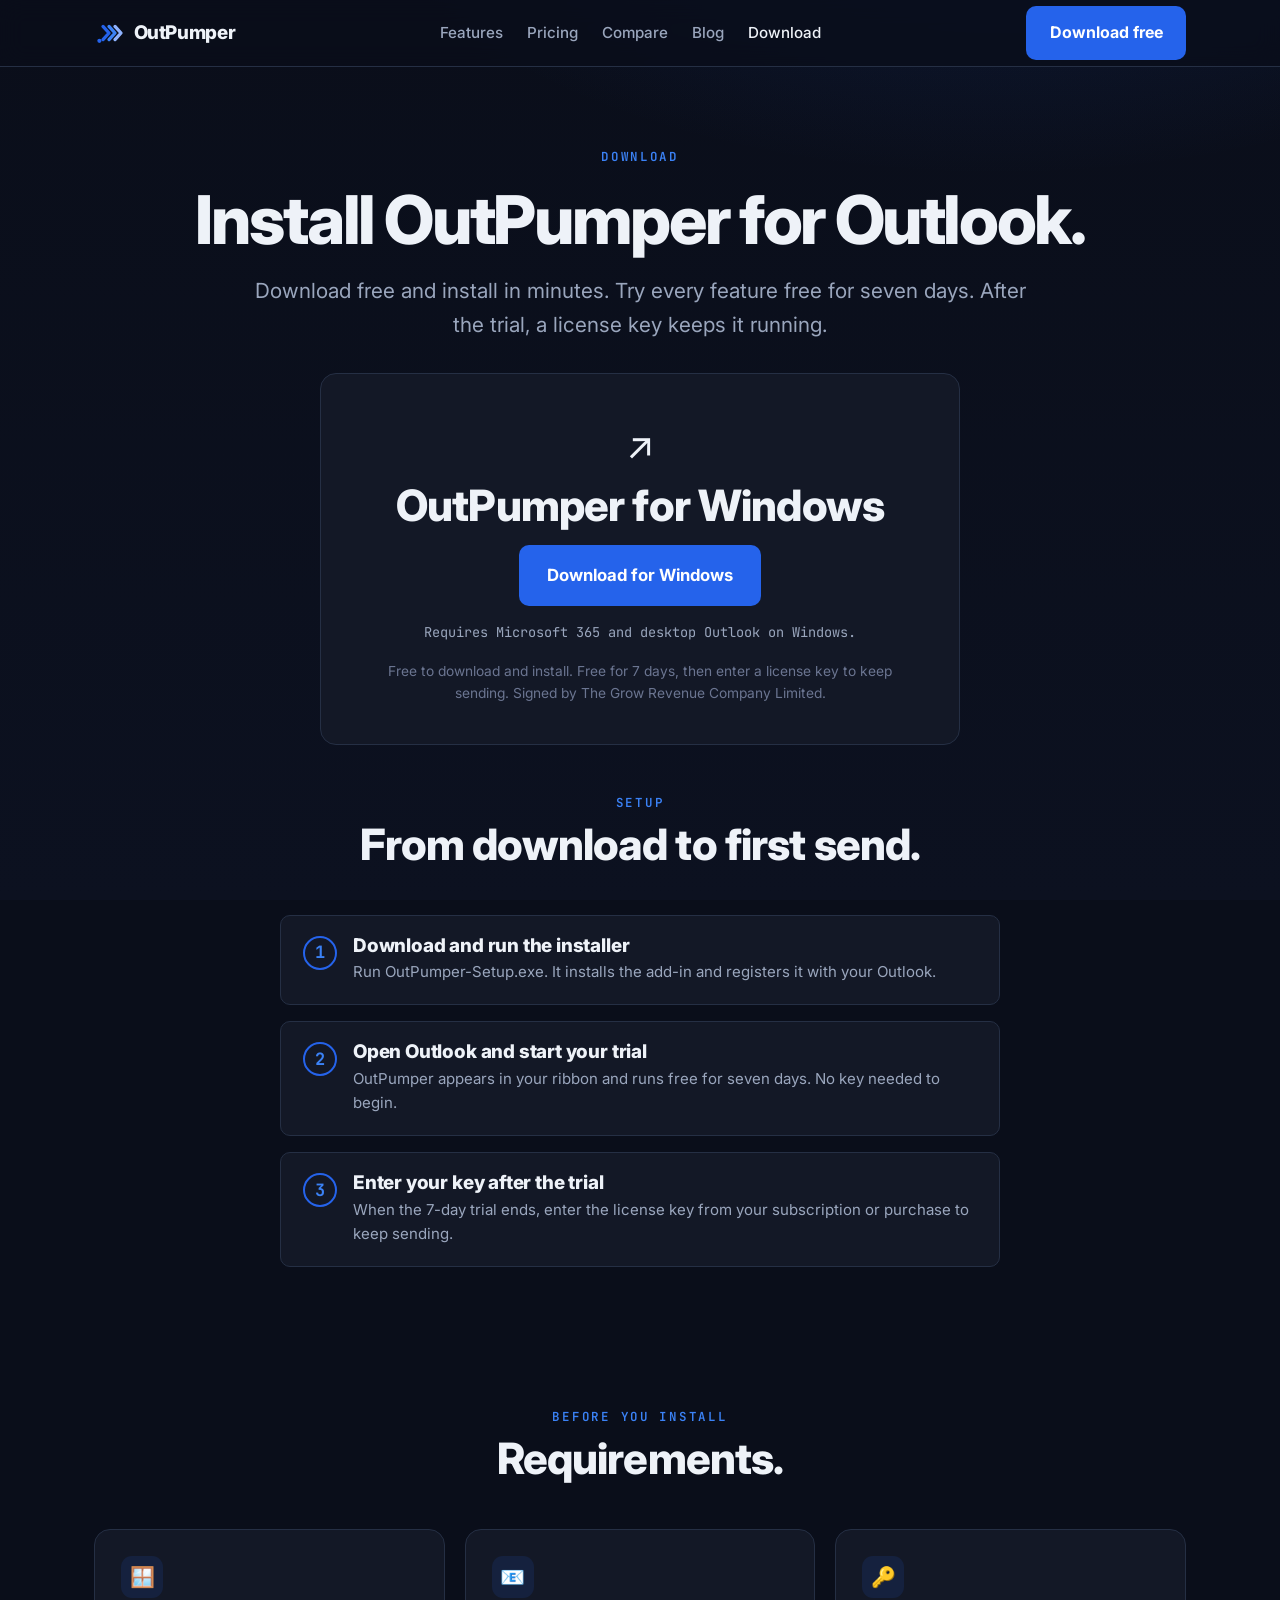
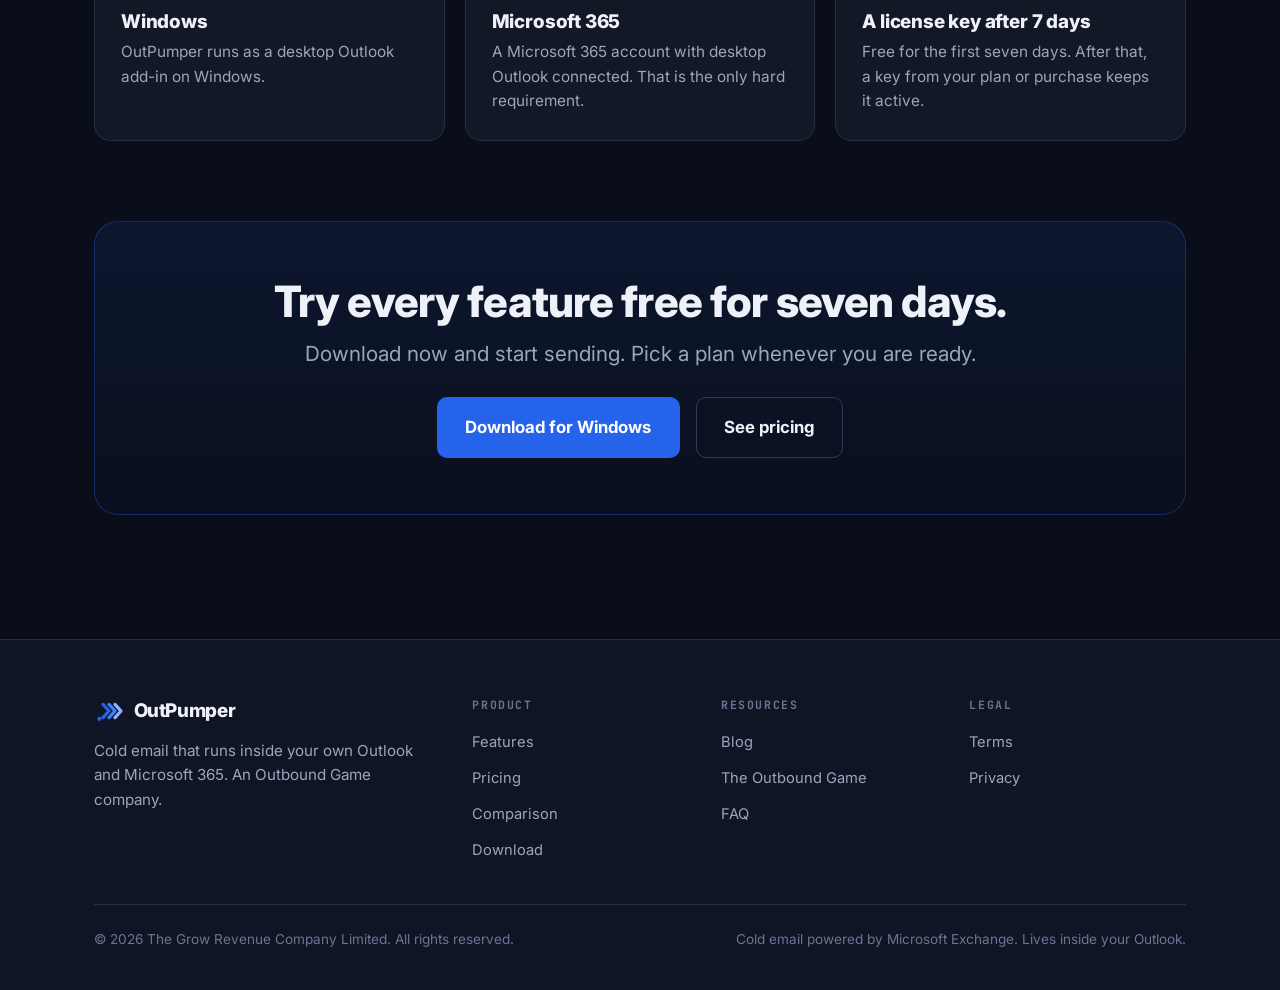
<file: download.html>
<!DOCTYPE html>
<html lang="en">
<head>
<meta charset="utf-8">
<meta name="viewport" content="width=device-width, initial-scale=1">
<meta name="theme-color" content="#0a0e1a">
<title>Download OutPumper — The Outlook Cold Email Add-in</title>
<meta name="description" content="Download OutPumper free for Windows. Install the Outlook add-in and try it free for 7 days. A license key activates it after the trial.">
<link rel="canonical" href="https://outpumper.com/download.html">
<meta property="og:title" content="Download OutPumper">
<meta property="og:description" content="Download free, install the Outlook add-in, and try it free for 7 days. Microsoft 365 required.">
<meta property="og:type" content="website">
<link rel="icon" href="/assets/mark.svg" type="image/svg+xml">
<link rel="preconnect" href="https://fonts.googleapis.com">
<link rel="preconnect" href="https://fonts.gstatic.com" crossorigin>
<link href="https://fonts.googleapis.com/css2?family=Inter:wght@400;500;600;700;800&family=JetBrains+Mono:wght@400;600;700&display=swap" rel="stylesheet">
<link rel="stylesheet" href="/assets/app.css">
<!-- Meta Pixel Code -->
<script>
!function(f,b,e,v,n,t,s)
{if(f.fbq)return;n=f.fbq=function(){n.callMethod?
n.callMethod.apply(n,arguments):n.queue.push(arguments)};
if(!f._fbq)f._fbq=n;n.push=n;n.loaded=!0;n.version='2.0';
n.queue=[];t=b.createElement(e);t.async=!0;
t.src=v;s=b.getElementsByTagName(e)[0];
s.parentNode.insertBefore(t,s)}(window, document,'script',
'https://connect.facebook.net/en_US/fbevents.js');
fbq('init', '2084976475388037');
fbq('track', 'PageView');
</script>
<noscript><img height="1" width="1" style="display:none"
src="https://www.facebook.com/tr?id=2084976475388037&ev=PageView&noscript=1"
/></noscript>
<!-- End Meta Pixel Code -->
</head>
<body>

<header class="nav">
  <div class="container nav-inner">
    <a class="brand" href="/"><img class="dot" src="/assets/mark.svg" alt=""> OutPumper</a>
    <nav><ul class="nav-links" id="navlinks">
      <li><a href="/features.html">Features</a></li>
      <li><a href="/pricing.html">Pricing</a></li>
      <li><a href="/comparison.html">Compare</a></li>
      <li><a href="https://theoutboundgame.com">Blog</a></li>
      <li><a href="/download.html" class="active">Download</a></li>
    </ul></nav>
    <div class="nav-cta">
      <a class="btn btn-primary" href="/downloads/OutPumper-Setup.exe" download>Download free</a>
      <button class="menu-toggle" aria-label="Menu" onclick="document.getElementById('navlinks').classList.toggle('open')">☰</button>
    </div>
  </div>
</header>

<main>
<section class="hero" style="padding-bottom:24px">
  <div class="container center">
    <p class="eyebrow reveal">Download</p>
    <h1 class="reveal d1" style="margin:1rem auto 1.1rem">Install OutPumper for Outlook.</h1>
    <p class="lead reveal d2" style="margin:0 auto 2rem">Download free and install in minutes. Try every feature free for seven days. After the trial, a license key keeps it running.</p>

    <div class="dl-card reveal d3">
      <div style="font-size:2.4rem">↗</div>
      <h2 style="margin:.4rem 0 1rem">OutPumper for Windows</h2>
      <a class="btn btn-primary btn-lg" href="/downloads/OutPumper-Setup.exe" download>Download for Windows</a>
      <p class="req">Requires Microsoft 365 and desktop Outlook on Windows.</p>
      <p class="small" style="margin-top:1rem">Free to download and install. Free for 7 days, then enter a license key to keep sending. Signed by The Grow Revenue Company Limited.</p>
    </div>
  </div>
</section>

<section style="padding-top:24px">
  <div class="container">
    <div class="sec-head center"><p class="eyebrow">Setup</p><h2>From download to first send.</h2></div>
    <div class="steps">
      <div class="step reveal"><div class="n"></div><div><h3>Download and run the installer</h3><p>Run OutPumper-Setup.exe. It installs the add-in and registers it with your Outlook.</p></div></div>
      <div class="step reveal d1"><div class="n"></div><div><h3>Open Outlook and start your trial</h3><p>OutPumper appears in your ribbon and runs free for seven days. No key needed to begin.</p></div></div>
      <div class="step reveal d2"><div class="n"></div><div><h3>Enter your key after the trial</h3><p>When the 7-day trial ends, enter the license key from your subscription or purchase to keep sending.</p></div></div>
    </div>
  </div>
</section>

<section class="section-tight">
  <div class="container">
    <div class="sec-head center"><p class="eyebrow">Before you install</p><h2>Requirements.</h2></div>
    <div class="grid grid-3">
      <div class="card reveal"><div class="ico">🪟</div><h3>Windows</h3><p>OutPumper runs as a desktop Outlook add-in on Windows.</p></div>
      <div class="card reveal d1"><div class="ico">📧</div><h3>Microsoft 365</h3><p>A Microsoft 365 account with desktop Outlook connected. That is the only hard requirement.</p></div>
      <div class="card reveal d2"><div class="ico">🔑</div><h3>A license key after 7 days</h3><p>Free for the first seven days. After that, a key from your plan or purchase keeps it active.</p></div>
    </div>
  </div>
</section>

<section style="padding-top:24px">
  <div class="container"><div class="cta-band reveal">
    <h2>Try every feature free for seven days.</h2>
    <p class="lead">Download now and start sending. Pick a plan whenever you are ready.</p>
    <div class="hero-cta" style="justify-content:center">
      <a class="btn btn-primary btn-lg" href="/downloads/OutPumper-Setup.exe" download>Download for Windows</a>
      <a class="btn btn-ghost btn-lg" href="/pricing.html">See pricing</a>
    </div>
  </div></div>
</section>
</main>

<footer class="site">
  <div class="container">
    <div class="foot-grid">
      <div class="foot-brand">
        <a class="brand" href="/"><img class="dot" src="/assets/mark.svg" alt=""> OutPumper</a>
        <p class="lead">Cold email that runs inside your own Outlook and Microsoft 365. An Outbound Game company.</p>
      </div>
      <div class="foot-col"><h4>Product</h4><ul>
        <li><a href="/features.html">Features</a></li><li><a href="/pricing.html">Pricing</a></li>
        <li><a href="/comparison.html">Comparison</a></li><li><a href="/download.html">Download</a></li></ul></div>
      <div class="foot-col"><h4>Resources</h4><ul>
        <li><a href="https://theoutboundgame.com">Blog</a></li>
        <li><a href="https://theoutboundgame.com">The Outbound Game</a></li><li><a href="/pricing.html#faq">FAQ</a></li></ul></div>
      <div class="foot-col"><h4>Legal</h4><ul>
        <li><a href="/terms.html">Terms</a></li><li><a href="/privacy.html">Privacy</a></li></ul></div>
    </div>
    <div class="foot-bottom">
      <span>© 2026 The Grow Revenue Company Limited. All rights reserved.</span>
      <span>Cold email powered by Microsoft Exchange. Lives inside your Outlook.</span>
    </div>
  </div>
</footer>
<script>
(function(){var rm=matchMedia('(prefers-reduced-motion: reduce)').matches;
var io=new IntersectionObserver(function(es){es.forEach(function(e){if(e.isIntersecting){e.target.classList.add('in');io.unobserve(e.target);}});},{threshold:.12});
document.querySelectorAll('.reveal').forEach(function(el){if(rm){el.classList.add('in');}else{io.observe(el);}});})();
</script>
</body>
</html>
</file>
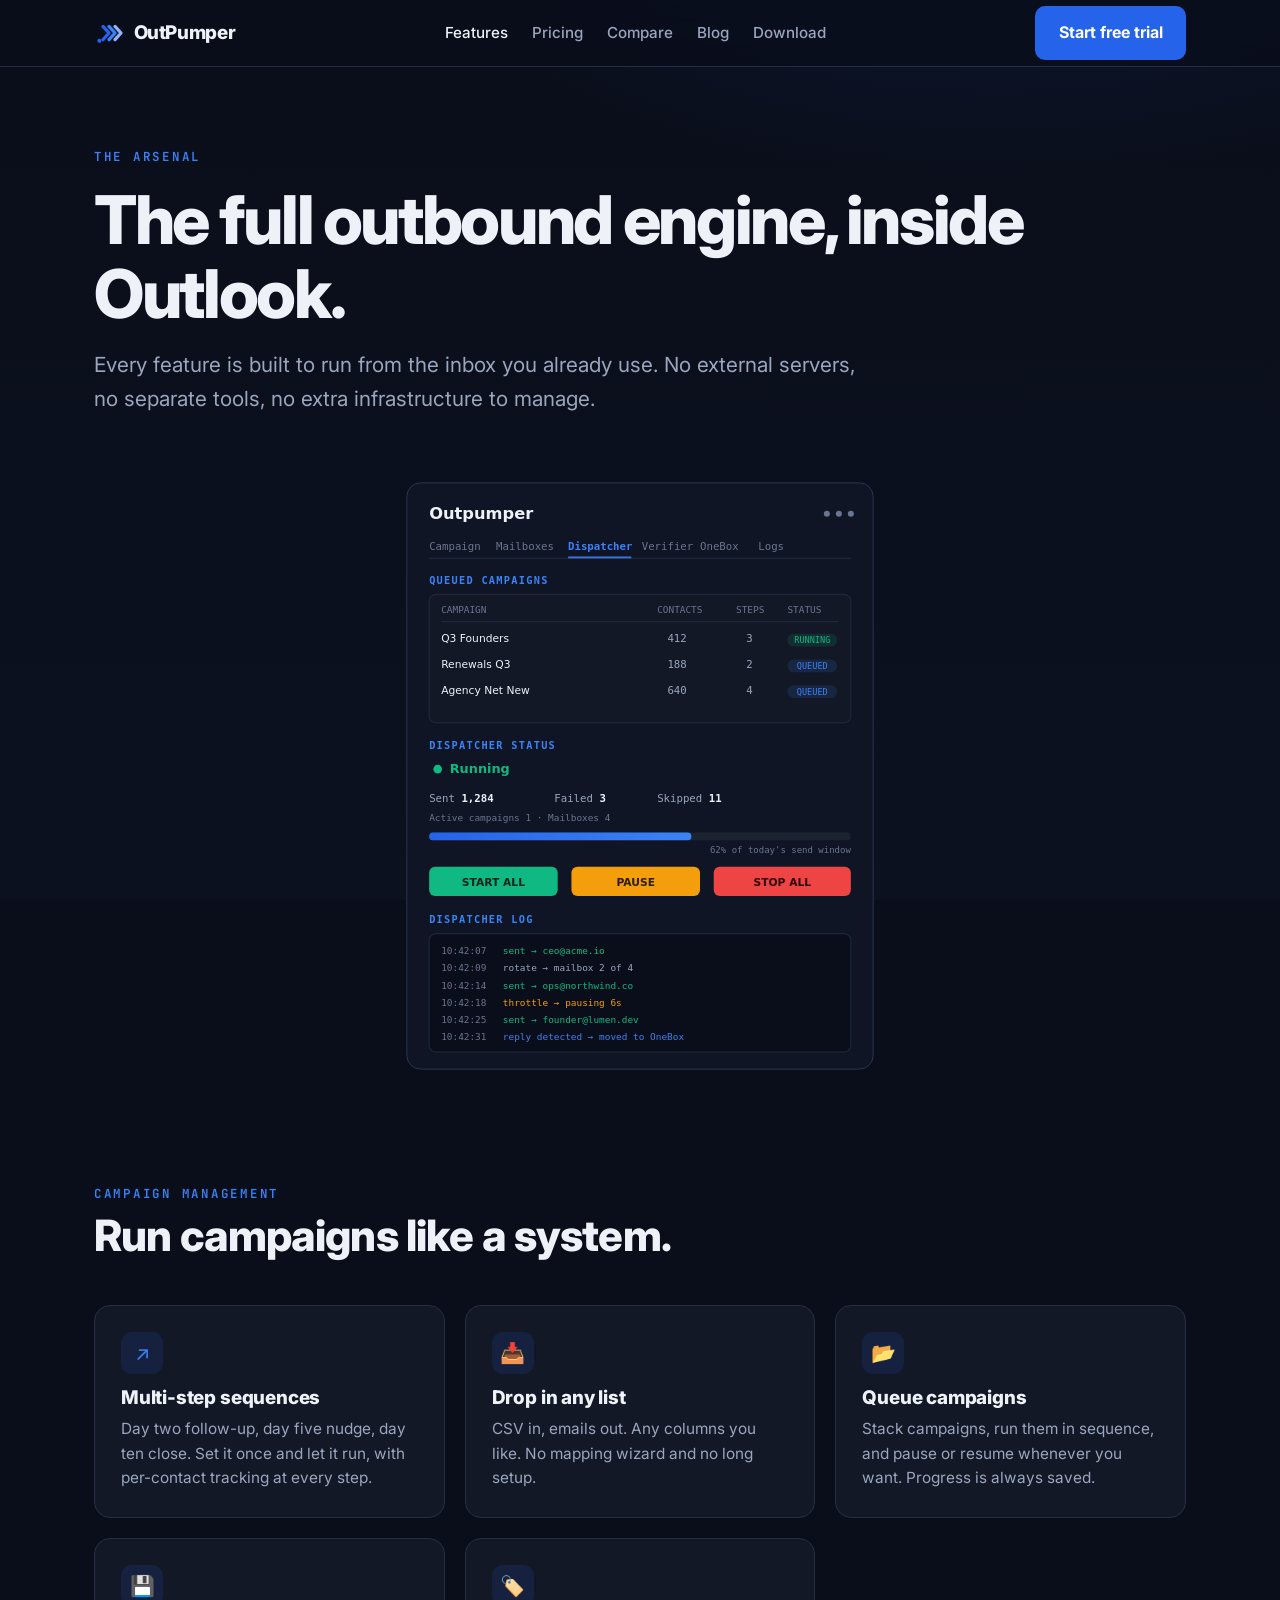
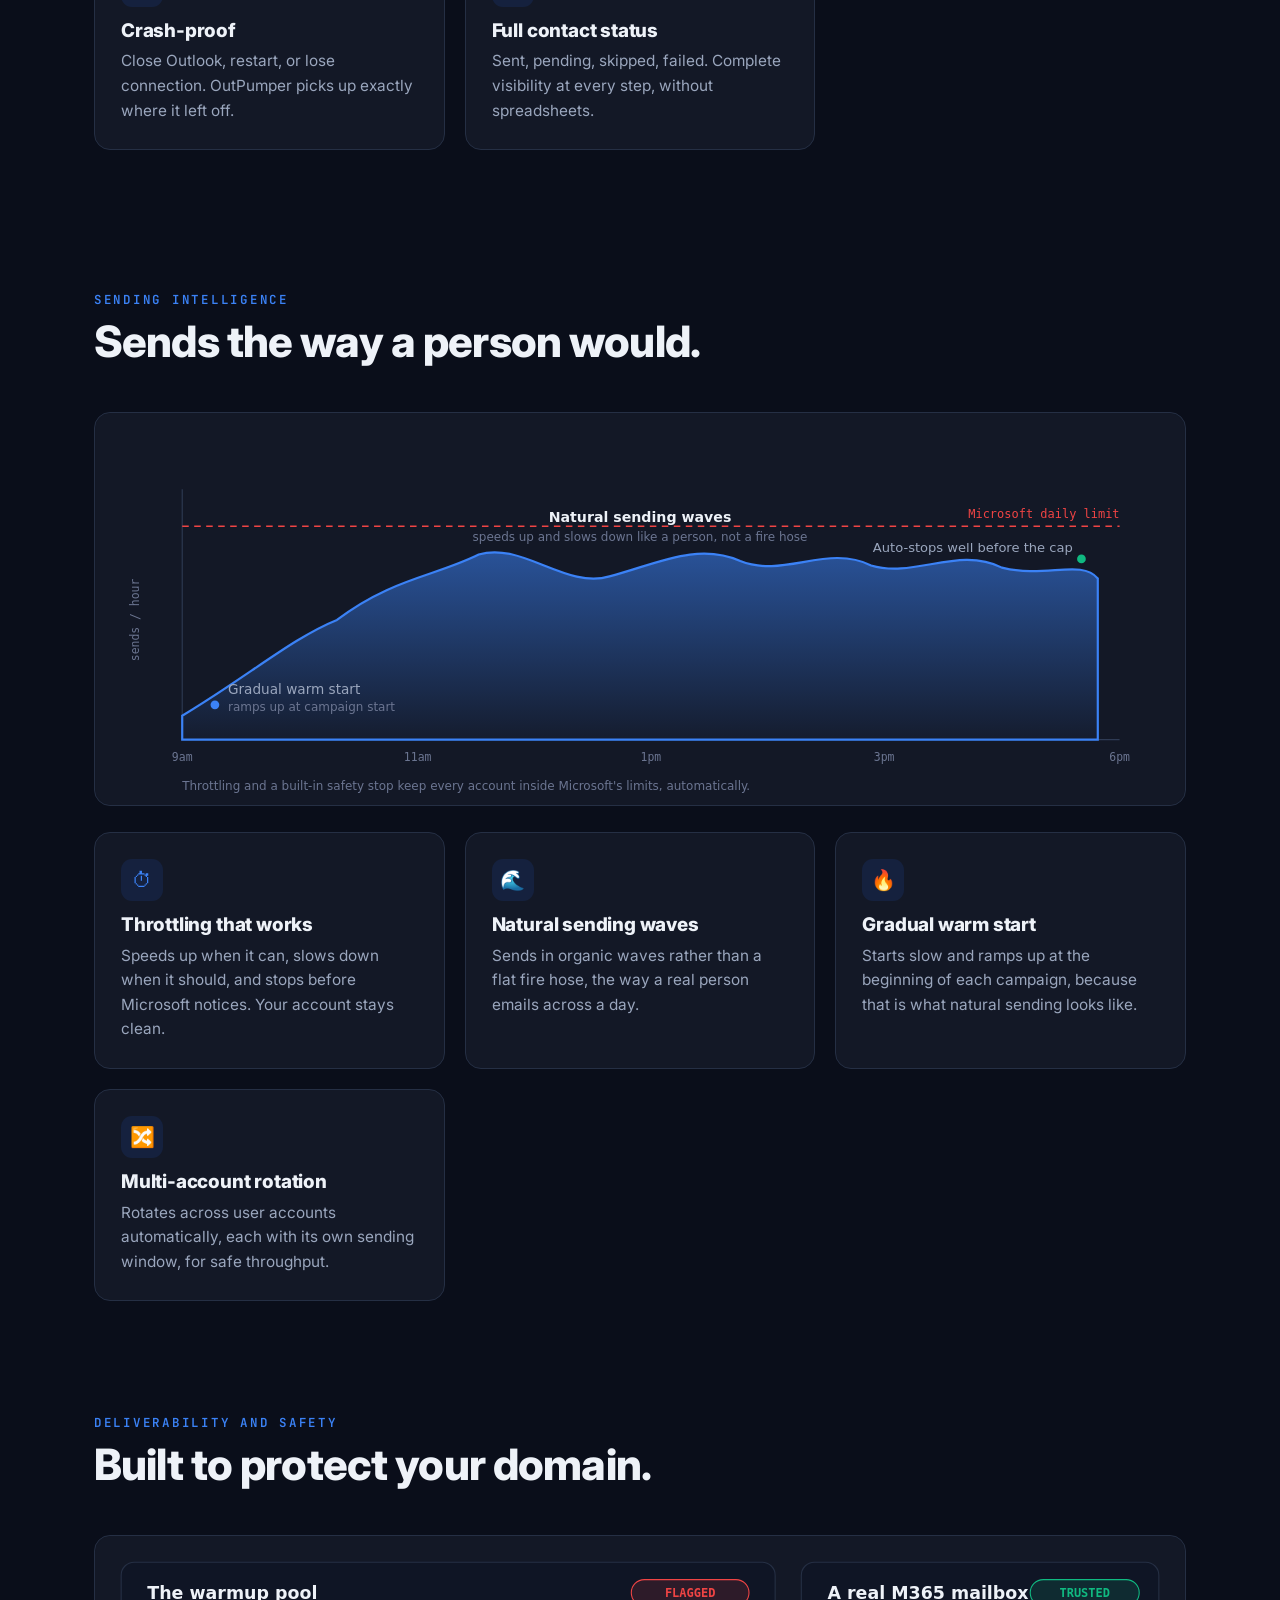
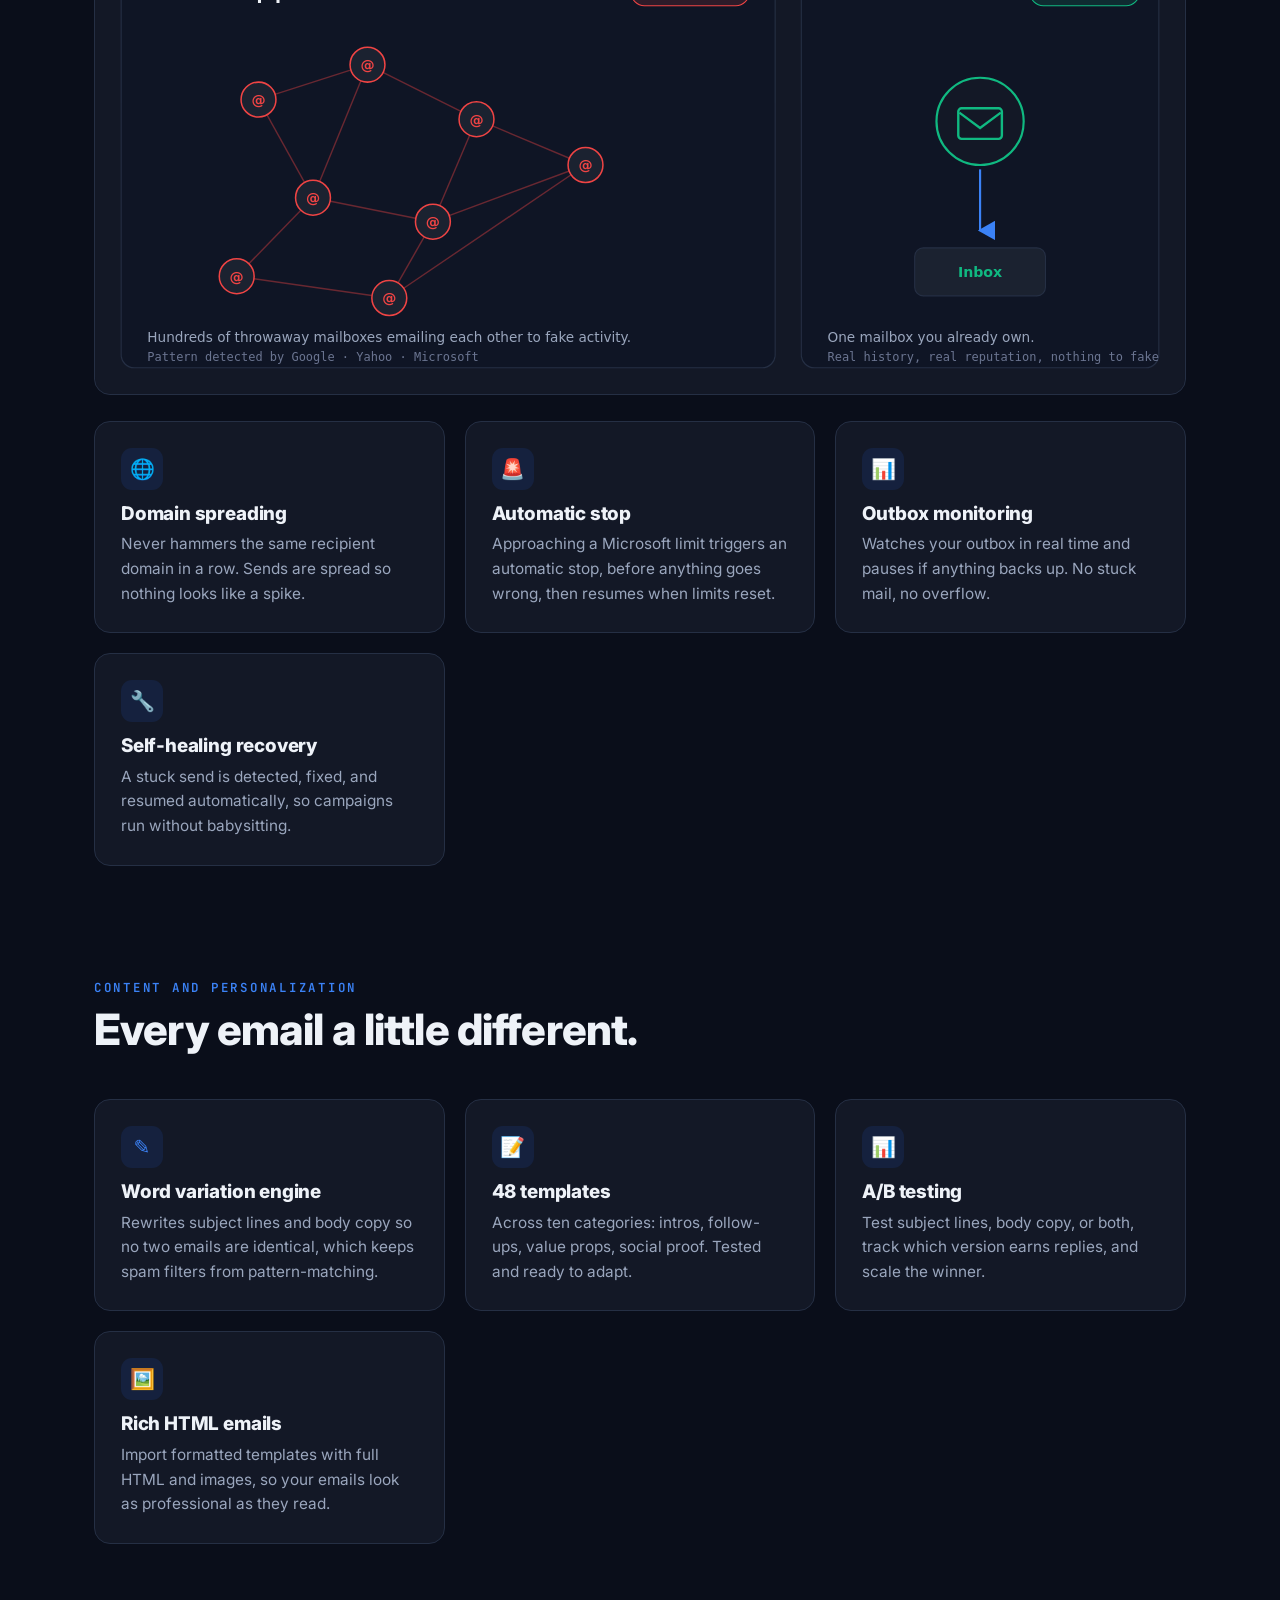
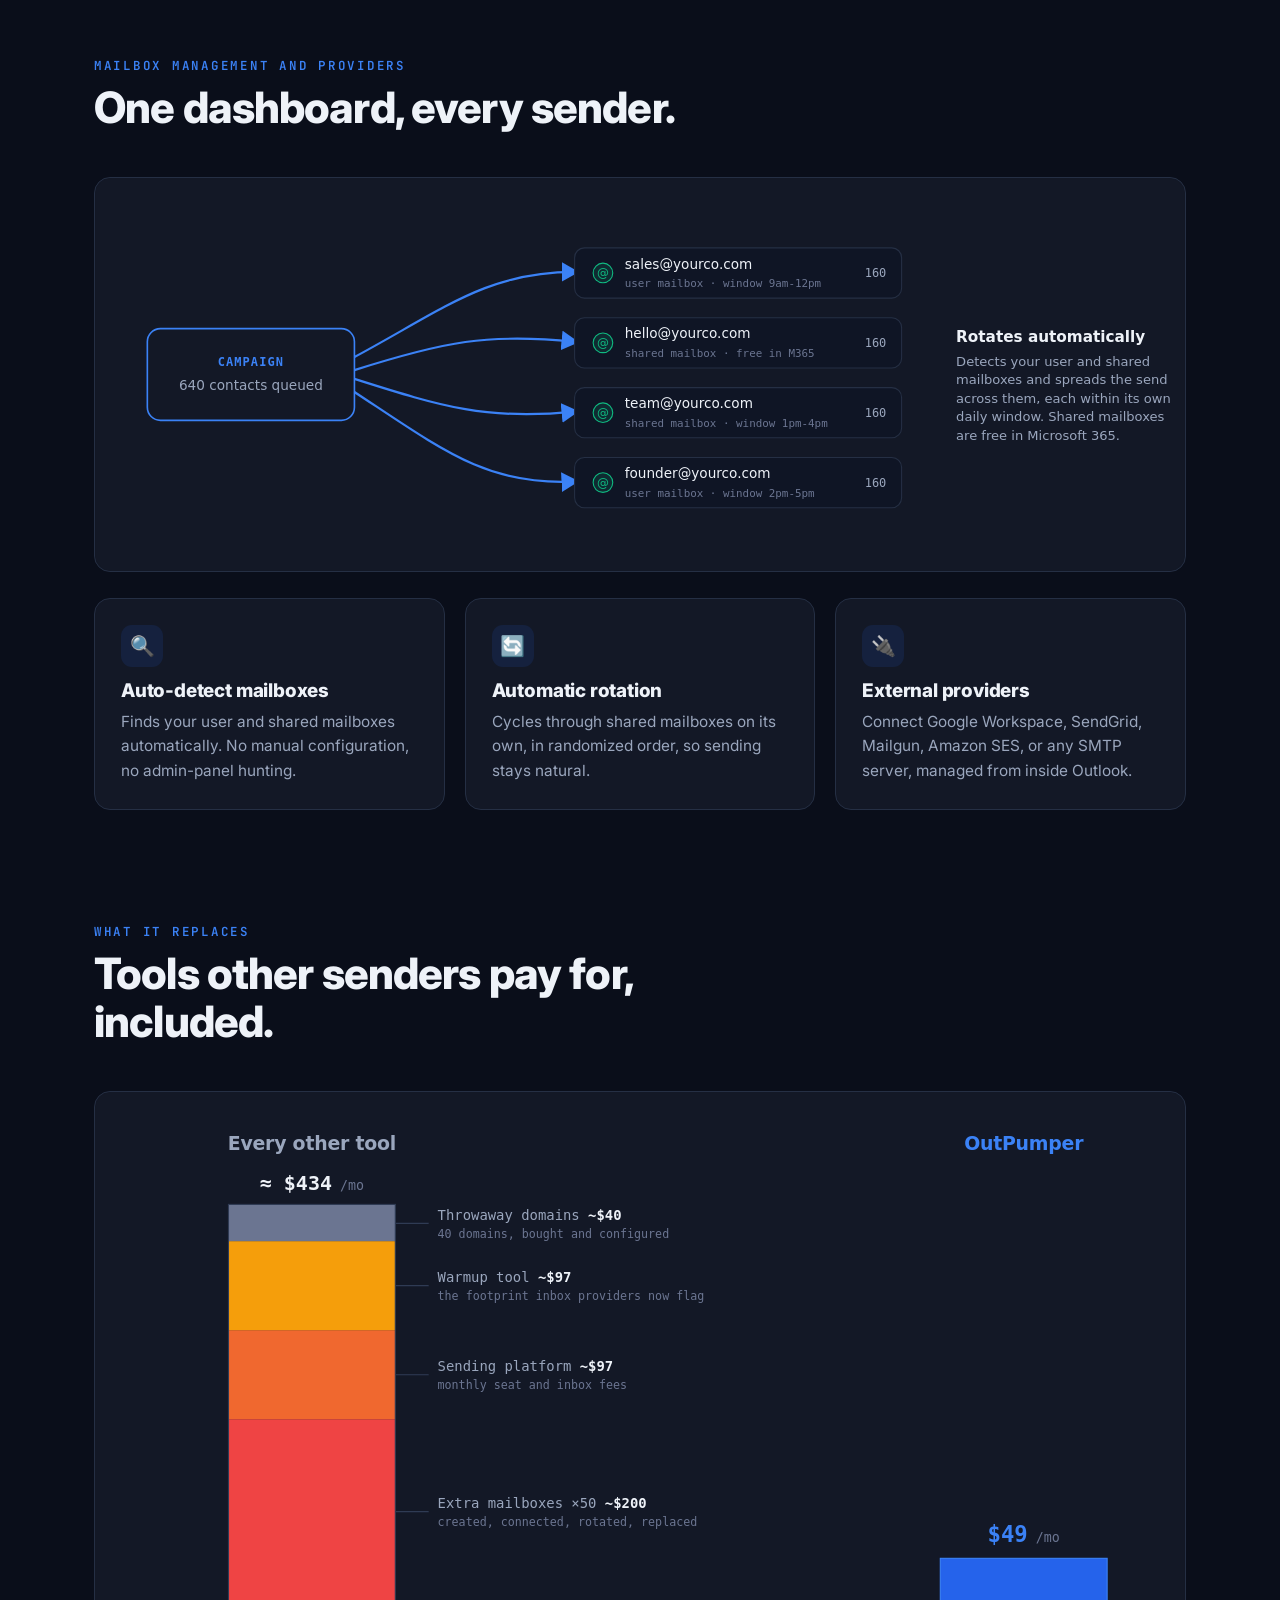
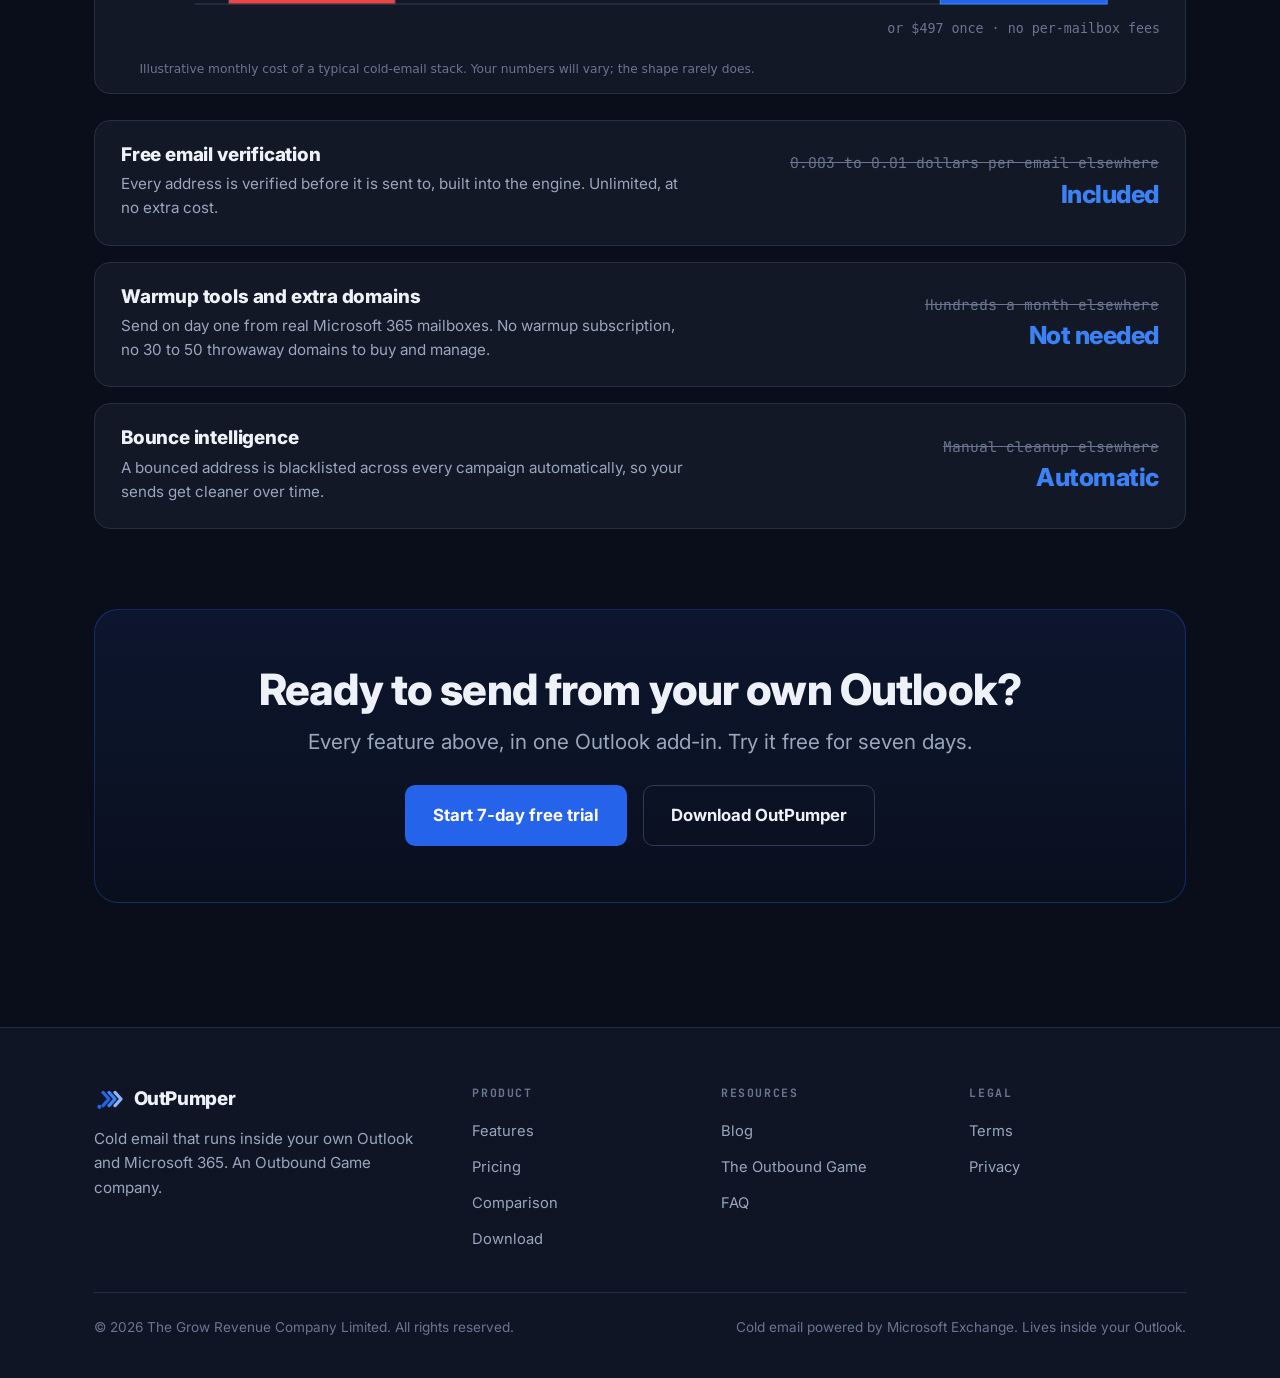
<file: features.html>
<!DOCTYPE html>
<html lang="en">
<head>
<meta charset="utf-8">
<meta name="viewport" content="width=device-width, initial-scale=1">
<meta name="theme-color" content="#0a0e1a">
<title>OutPumper Features — The Full Outbound Engine, Inside Outlook</title>
<meta name="description" content="Multi-step sequences, smart throttling, mailbox rotation, word variation, free verification, bounce intelligence, and external providers. All inside Outlook.">
<link rel="canonical" href="https://outpumper.com/features.html">
<meta property="og:title" content="OutPumper Features">
<meta property="og:description" content="Everything cold email needs, inside Outlook. No external servers, no extra tools.">
<meta property="og:type" content="website">
<link rel="icon" href="/assets/mark.svg" type="image/svg+xml">
<link rel="preconnect" href="https://fonts.googleapis.com">
<link rel="preconnect" href="https://fonts.gstatic.com" crossorigin>
<link href="https://fonts.googleapis.com/css2?family=Inter:wght@400;500;600;700;800&family=JetBrains+Mono:wght@400;600;700&display=swap" rel="stylesheet">
<link rel="stylesheet" href="/assets/app.css">
<style>
  .figure{margin:0;}
  .figure img{display:block;width:100%;height:auto;border-radius:var(--r);border:1px solid var(--border);background:var(--card);}
  .figure.bare img{border:0;background:transparent;border-radius:0;}
  .figcap{margin-top:10px;font-size:.82rem;color:var(--t3);text-align:center;}
  .split{display:grid;grid-template-columns:1fr 1fr;gap:40px;align-items:center;}
  @media(max-width:820px){.split{grid-template-columns:1fr;gap:28px;}}
</style>
<!-- Meta Pixel Code -->
<script>
!function(f,b,e,v,n,t,s)
{if(f.fbq)return;n=f.fbq=function(){n.callMethod?
n.callMethod.apply(n,arguments):n.queue.push(arguments)};
if(!f._fbq)f._fbq=n;n.push=n;n.loaded=!0;n.version='2.0';
n.queue=[];t=b.createElement(e);t.async=!0;
t.src=v;s=b.getElementsByTagName(e)[0];
s.parentNode.insertBefore(t,s)}(window, document,'script',
'https://connect.facebook.net/en_US/fbevents.js');
fbq('init', '2084976475388037');
fbq('track', 'PageView');
</script>
<noscript><img height="1" width="1" style="display:none"
src="https://www.facebook.com/tr?id=2084976475388037&ev=PageView&noscript=1"
/></noscript>
<!-- End Meta Pixel Code -->
</head>
<body>

<header class="nav">
  <div class="container nav-inner">
    <a class="brand" href="/"><img class="dot" src="/assets/mark.svg" alt=""> OutPumper</a>
    <nav><ul class="nav-links" id="navlinks">
      <li><a href="/features.html" class="active">Features</a></li>
      <li><a href="/pricing.html">Pricing</a></li>
      <li><a href="/comparison.html">Compare</a></li>
      <li><a href="https://theoutboundgame.com">Blog</a></li>
      <li><a href="/download.html">Download</a></li>
    </ul></nav>
    <div class="nav-cta">
      <a class="btn btn-primary" href="/pricing.html">Start free trial</a>
      <button class="menu-toggle" aria-label="Menu" onclick="document.getElementById('navlinks').classList.toggle('open')">☰</button>
    </div>
  </div>
</header>

<main>
<section class="hero" style="padding-bottom:24px">
  <div class="container">
    <p class="eyebrow reveal">The arsenal</p>
    <h1 class="reveal d1" style="margin:1rem 0 1.1rem">The full outbound engine, inside Outlook.</h1>
    <p class="lead reveal d2">Every feature is built to run from the inbox you already use. No external servers, no separate tools, no extra infrastructure to manage.</p>
  </div>
</section>

<section style="padding-top:8px">
  <div class="container">
    <figure class="figure bare" style="max-width:480px;margin:0 auto">
      <img src="/assets/img/outlook-panel.svg" alt="OutPumper dispatcher panel inside Outlook: queued campaigns, live send stats, controls and a log" loading="lazy">
    </figure>
  </div>
</section>

<section style="padding-top:24px">
  <div class="container">
    <div class="sec-head"><p class="eyebrow">Campaign management</p><h2>Run campaigns like a system.</h2></div>
    <div class="grid grid-3">
      <div class="card reveal"><div class="ico">↗</div><h3>Multi-step sequences</h3><p>Day two follow-up, day five nudge, day ten close. Set it once and let it run, with per-contact tracking at every step.</p></div>
      <div class="card reveal d1"><div class="ico">📥</div><h3>Drop in any list</h3><p>CSV in, emails out. Any columns you like. No mapping wizard and no long setup.</p></div>
      <div class="card reveal d2"><div class="ico">📂</div><h3>Queue campaigns</h3><p>Stack campaigns, run them in sequence, and pause or resume whenever you want. Progress is always saved.</p></div>
      <div class="card reveal"><div class="ico">💾</div><h3>Crash-proof</h3><p>Close Outlook, restart, or lose connection. OutPumper picks up exactly where it left off.</p></div>
      <div class="card reveal d1"><div class="ico">🏷️</div><h3>Full contact status</h3><p>Sent, pending, skipped, failed. Complete visibility at every step, without spreadsheets.</p></div>
    </div>
  </div>
</section>

<section class="section-tight">
  <div class="container">
    <div class="sec-head"><p class="eyebrow">Sending intelligence</p><h2>Sends the way a person would.</h2></div>
    <figure class="figure" style="margin-bottom:26px"><img src="/assets/img/throttling-waves.svg" alt="A day of sending shown as natural waves that ramp up gradually and stay under Microsoft's daily limit, with an automatic safety stop" loading="lazy"></figure>
    <div class="grid grid-3">
      <div class="card reveal"><div class="ico">⏱</div><h3>Throttling that works</h3><p>Speeds up when it can, slows down when it should, and stops before Microsoft notices. Your account stays clean.</p></div>
      <div class="card reveal d1"><div class="ico">🌊</div><h3>Natural sending waves</h3><p>Sends in organic waves rather than a flat fire hose, the way a real person emails across a day.</p></div>
      <div class="card reveal d2"><div class="ico">🔥</div><h3>Gradual warm start</h3><p>Starts slow and ramps up at the beginning of each campaign, because that is what natural sending looks like.</p></div>
      <div class="card reveal"><div class="ico">🔀</div><h3>Multi-account rotation</h3><p>Rotates across user accounts automatically, each with its own sending window, for safe throughput.</p></div>
    </div>
  </div>
</section>

<section class="section-tight">
  <div class="container">
    <div class="sec-head"><p class="eyebrow">Deliverability and safety</p><h2>Built to protect your domain.</h2></div>
    <figure class="figure" style="margin-bottom:26px"><img src="/assets/img/warmup-footprint.svg" alt="A flagged warmup pool of throwaway mailboxes versus a single trusted real Microsoft 365 mailbox" loading="lazy"></figure>
    <div class="grid grid-3">
      <div class="card reveal"><div class="ico">🌐</div><h3>Domain spreading</h3><p>Never hammers the same recipient domain in a row. Sends are spread so nothing looks like a spike.</p></div>
      <div class="card reveal d1"><div class="ico">🚨</div><h3>Automatic stop</h3><p>Approaching a Microsoft limit triggers an automatic stop, before anything goes wrong, then resumes when limits reset.</p></div>
      <div class="card reveal d2"><div class="ico">📊</div><h3>Outbox monitoring</h3><p>Watches your outbox in real time and pauses if anything backs up. No stuck mail, no overflow.</p></div>
      <div class="card reveal"><div class="ico">🔧</div><h3>Self-healing recovery</h3><p>A stuck send is detected, fixed, and resumed automatically, so campaigns run without babysitting.</p></div>
    </div>
  </div>
</section>

<section class="section-tight">
  <div class="container">
    <div class="sec-head"><p class="eyebrow">Content and personalization</p><h2>Every email a little different.</h2></div>
    <div class="grid grid-3">
      <div class="card reveal"><div class="ico">✎</div><h3>Word variation engine</h3><p>Rewrites subject lines and body copy so no two emails are identical, which keeps spam filters from pattern-matching.</p></div>
      <div class="card reveal d1"><div class="ico">📝</div><h3>48 templates</h3><p>Across ten categories: intros, follow-ups, value props, social proof. Tested and ready to adapt.</p></div>
      <div class="card reveal d2"><div class="ico">📊</div><h3>A/B testing</h3><p>Test subject lines, body copy, or both, track which version earns replies, and scale the winner.</p></div>
      <div class="card reveal"><div class="ico">🖼️</div><h3>Rich HTML emails</h3><p>Import formatted templates with full HTML and images, so your emails look as professional as they read.</p></div>
    </div>
  </div>
</section>

<section class="section-tight">
  <div class="container">
    <div class="sec-head"><p class="eyebrow">Mailbox management and providers</p><h2>One dashboard, every sender.</h2></div>
    <figure class="figure" style="margin-bottom:26px"><img src="/assets/img/mailbox-rotation.svg" alt="A campaign spreading its sends across several user and shared Microsoft 365 mailboxes in rotation, each within its own daily window" loading="lazy"></figure>
    <div class="grid grid-3">
      <div class="card reveal"><div class="ico">🔍</div><h3>Auto-detect mailboxes</h3><p>Finds your user and shared mailboxes automatically. No manual configuration, no admin-panel hunting.</p></div>
      <div class="card reveal d1"><div class="ico">🔄</div><h3>Automatic rotation</h3><p>Cycles through shared mailboxes on its own, in randomized order, so sending stays natural.</p></div>
      <div class="card reveal d2"><div class="ico">🔌</div><h3>External providers</h3><p>Connect Google Workspace, SendGrid, Mailgun, Amazon SES, or any SMTP server, managed from inside Outlook.</p></div>
    </div>
  </div>
</section>

<section class="section-tight">
  <div class="container">
    <div class="sec-head"><p class="eyebrow">What it replaces</p><h2>Tools other senders pay for, included.</h2></div>
    <figure class="figure" style="margin-bottom:26px"><img src="/assets/img/cost-stack.svg" alt="A typical cold-email stack of domains, mailboxes, a warmup tool and a platform costs about 434 dollars a month, versus OutPumper at 49" loading="lazy"></figure>
    <div class="killer">
      <div class="killer-row reveal"><div><h3>Free email verification</h3><p>Every address is verified before it is sent to, built into the engine. Unlimited, at no extra cost.</p></div><div class="price-tag"><div class="them">0.003 to 0.01 dollars per email elsewhere</div><div class="ours">Included</div></div></div>
      <div class="killer-row reveal d1"><div><h3>Warmup tools and extra domains</h3><p>Send on day one from real Microsoft 365 mailboxes. No warmup subscription, no 30 to 50 throwaway domains to buy and manage.</p></div><div class="price-tag"><div class="them">Hundreds a month elsewhere</div><div class="ours">Not needed</div></div></div>
      <div class="killer-row reveal d2"><div><h3>Bounce intelligence</h3><p>A bounced address is blacklisted across every campaign automatically, so your sends get cleaner over time.</p></div><div class="price-tag"><div class="them">Manual cleanup elsewhere</div><div class="ours">Automatic</div></div></div>
    </div>
  </div>
</section>

<section style="padding-top:24px">
  <div class="container"><div class="cta-band reveal">
    <h2>Ready to send from your own Outlook?</h2>
    <p class="lead">Every feature above, in one Outlook add-in. Try it free for seven days.</p>
    <div class="hero-cta" style="justify-content:center">
      <a class="btn btn-primary btn-lg" href="/pricing.html">Start 7-day free trial</a>
      <a class="btn btn-ghost btn-lg" href="/download.html">Download OutPumper</a>
    </div>
  </div></div>
</section>
</main>

<footer class="site">
  <div class="container">
    <div class="foot-grid">
      <div class="foot-brand">
        <a class="brand" href="/"><img class="dot" src="/assets/mark.svg" alt=""> OutPumper</a>
        <p class="lead">Cold email that runs inside your own Outlook and Microsoft 365. An Outbound Game company.</p>
      </div>
      <div class="foot-col"><h4>Product</h4><ul>
        <li><a href="/features.html">Features</a></li><li><a href="/pricing.html">Pricing</a></li>
        <li><a href="/comparison.html">Comparison</a></li><li><a href="/download.html">Download</a></li></ul></div>
      <div class="foot-col"><h4>Resources</h4><ul>
        <li><a href="https://theoutboundgame.com">Blog</a></li>
        <li><a href="https://theoutboundgame.com">The Outbound Game</a></li><li><a href="/pricing.html#faq">FAQ</a></li></ul></div>
      <div class="foot-col"><h4>Legal</h4><ul>
        <li><a href="/terms.html">Terms</a></li><li><a href="/privacy.html">Privacy</a></li></ul></div>
    </div>
    <div class="foot-bottom">
      <span>© 2026 The Grow Revenue Company Limited. All rights reserved.</span>
      <span>Cold email powered by Microsoft Exchange. Lives inside your Outlook.</span>
    </div>
  </div>
</footer>
<script>
(function(){var rm=matchMedia('(prefers-reduced-motion: reduce)').matches;
var io=new IntersectionObserver(function(es){es.forEach(function(e){if(e.isIntersecting){e.target.classList.add('in');io.unobserve(e.target);}});},{threshold:.12});
document.querySelectorAll('.reveal').forEach(function(el){if(rm){el.classList.add('in');}else{io.observe(el);}});})();
</script>
</body>
</html>
</file>
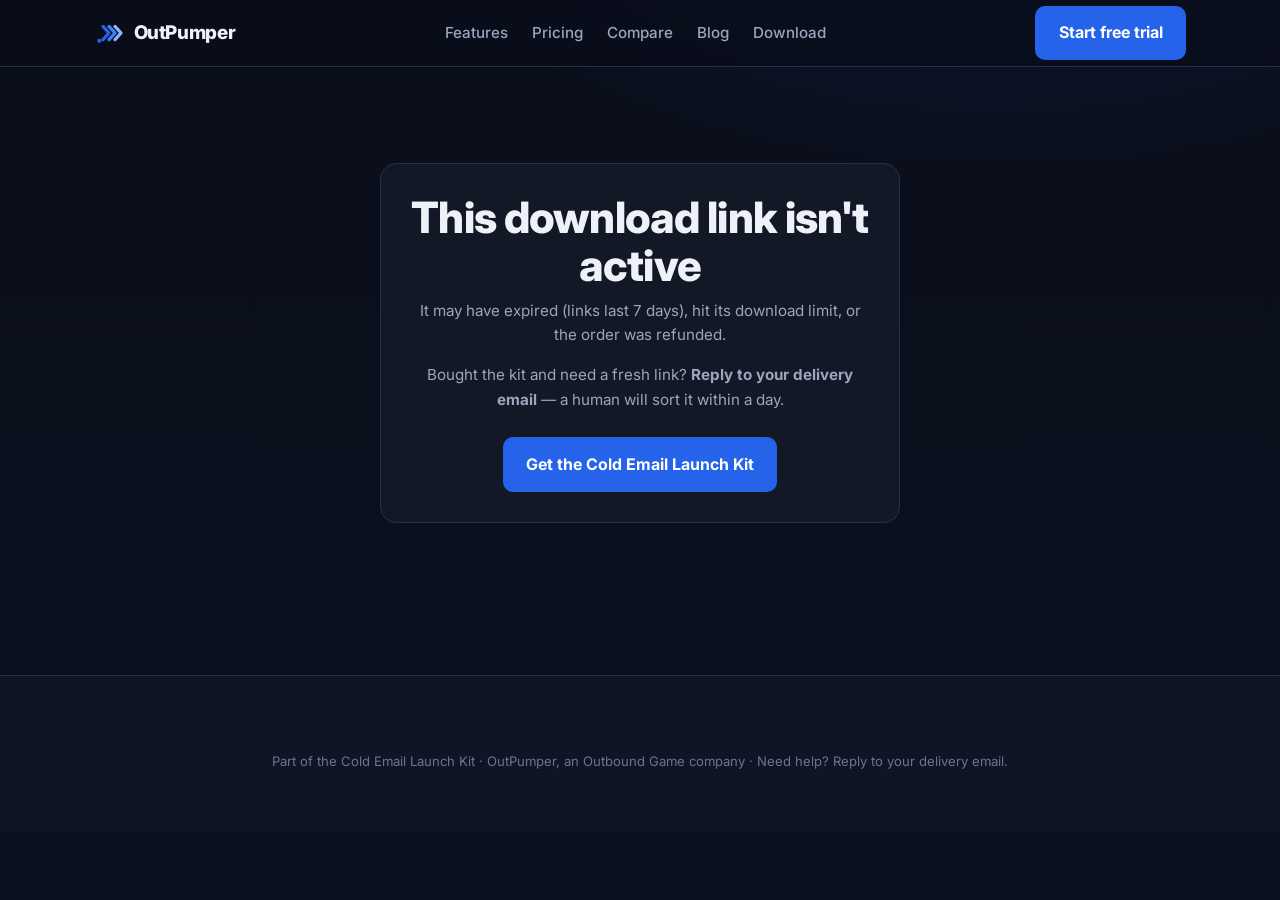
<file: kit-download.html>
<!DOCTYPE html>
<html lang="en">
<head>
<meta charset="utf-8">
<meta name="viewport" content="width=device-width, initial-scale=1">
<meta name="theme-color" content="#0a0e1a">
<title>Your Launch Kit download — OutPumper</title>
<meta name="robots" content="noindex, nofollow">
<link rel="icon" href="/assets/mark.svg" type="image/svg+xml">
<link rel="preconnect" href="https://fonts.googleapis.com">
<link rel="preconnect" href="https://fonts.gstatic.com" crossorigin>
<link href="https://fonts.googleapis.com/css2?family=Inter:wght@400;500;600;700;800&family=JetBrains+Mono:wght@400;600;700&display=swap" rel="stylesheet">
<link rel="stylesheet" href="/assets/app.css">
<style>
  .dl-wrap{max-width:760px;margin:0 auto;}
  .center-note{text-align:center;padding:4rem 0;color:var(--t2);font-family:var(--mono);}
  .dl-card{background:var(--card);border:1px solid var(--border);border-radius:var(--r);padding:30px;margin-top:1.6rem;}
  .dl-hero{border-color:rgba(37,99,235,.45);background:linear-gradient(180deg,rgba(37,99,235,.10),rgba(37,99,235,.02));text-align:center;}
  .dl-hero p{color:var(--t2);margin:.6rem 0 1.4rem;}
  .dl-meta{font-family:var(--mono);font-size:.78rem;color:var(--t3);margin-top:1rem;}
  .files{list-style:none;margin:0;padding:0;}
  .files li{display:flex;gap:.7rem;align-items:baseline;padding:.55rem 0;border-bottom:1px solid var(--border);font-size:.92rem;color:var(--t2);}
  .files li:last-child{border-bottom:none;}
  .files .fname{font-family:var(--mono);font-size:.8rem;color:#7fa7f7;white-space:nowrap;}
  .files .first{color:var(--t1);font-weight:600;}
  .bump-card{border-left:3px solid var(--accent);}
  .bump-card p{color:var(--t2);font-size:.92rem;margin:.5rem 0 1rem;}
  .err-card{border:1px solid var(--border);text-align:center;max-width:520px;margin:3rem auto;}
  .err-card h2{margin-bottom:.6rem;}
  .err-card p{color:var(--t2);font-size:.95rem;margin-bottom:.4rem;}
  .trial-strip{display:flex;gap:1rem;align-items:center;flex-wrap:wrap;margin-top:1.6rem;padding:18px 20px;background:var(--card);border:1px solid var(--border);border-radius:var(--r);}
  .trial-strip p{flex:1;min-width:240px;color:var(--t2);font-size:.9rem;margin:0;}
  .hidden{display:none!important;}
</style>
<!-- Meta Pixel Code -->
<script>
!function(f,b,e,v,n,t,s)
{if(f.fbq)return;n=f.fbq=function(){n.callMethod?
n.callMethod.apply(n,arguments):n.queue.push(arguments)};
if(!f._fbq)f._fbq=n;n.push=n;n.loaded=!0;n.version='2.0';
n.queue=[];t=b.createElement(e);t.async=!0;
t.src=v;s=b.getElementsByTagName(e)[0];
s.parentNode.insertBefore(t,s)}(window, document,'script',
'https://connect.facebook.net/en_US/fbevents.js');
fbq('init', '2084976475388037');
fbq('track', 'PageView');
</script>
<noscript><img height="1" width="1" style="display:none"
src="https://www.facebook.com/tr?id=2084976475388037&ev=PageView&noscript=1"
/></noscript>
<!-- End Meta Pixel Code -->
</head>
<body>

<header class="nav">
  <div class="container nav-inner">
    <a class="brand" href="/"><img class="dot" src="/assets/mark.svg" alt=""> OutPumper</a>
    <nav><ul class="nav-links" id="navlinks">
      <li><a href="/features.html">Features</a></li>
      <li><a href="/pricing.html">Pricing</a></li>
      <li><a href="/comparison.html">Compare</a></li>
      <li><a href="https://theoutboundgame.com">Blog</a></li>
      <li><a href="/download.html">Download</a></li>
    </ul></nav>
    <div class="nav-cta">
      <a class="btn btn-primary" href="/pricing.html">Start free trial</a>
      <button class="menu-toggle" aria-label="Menu" onclick="document.getElementById('navlinks').classList.toggle('open')">☰</button>
    </div>
  </div>
</header>

<main class="container dl-wrap" style="padding-top:3rem;padding-bottom:4rem;">

  <div id="checking" class="center-note">Checking your order&hellip;</div>

  <div id="invalid" class="hidden">
    <div class="dl-card err-card">
      <h2>This download link isn't active</h2>
      <p>It may have expired (links last 7 days), hit its download limit, or the order was refunded.</p>
      <p style="margin-top:1rem;">Bought the kit and need a fresh link? <strong>Reply to your delivery email</strong> — a human will sort it within a day.</p>
      <a class="btn btn-primary" href="/launch-kit.html" style="margin-top:1.2rem;">Get the Cold Email Launch Kit</a>
    </div>
  </div>

  <div id="ready" class="hidden">
    <p style="font-family:var(--mono);font-size:.78rem;font-weight:700;letter-spacing:.16em;color:var(--accent-bright);text-transform:uppercase;">Order confirmed</p>
    <h1 style="margin-top:.4rem;">Your Cold Email Launch Kit</h1>

    <div class="dl-card dl-hero">
      <h2>Everything in one zip</h2>
      <p>All six assets plus the Start Here guide. Save it somewhere safe.</p>
      <a class="btn btn-primary" id="dlbtn" href="#" style="font-size:1.05rem;padding:.9rem 2rem;">Download the kit (.zip)</a>
      <p class="dl-meta">Link valid 7 days from purchase &middot; 5 downloads &middot; ~700&nbsp;KB</p>
    </div>

    <div id="bumpcard" class="dl-card bump-card hidden">
      <h3>Your Zero-Typo add-on</h3>
      <p>Generate the exact copy-paste DNS records for your sending domains — and grab the IT-Approval pack (the email script + technical brief) from inside the tool.</p>
      <a class="btn btn-primary" id="genbtn" href="#">Open your DNS Generator</a>
    </div>

    <div class="dl-card">
      <h3 style="margin-bottom:.8rem;">What's inside &middot; use it in this order</h3>
      <ul class="files">
        <li><span class="fname">00-start-here.pdf</span><span class="first">Read this first — the 5-minute roadmap</span></li>
        <li><span class="fname">01-deliverability-setup-manual.pdf</span><span>Zero to inbox-ready sending setup (the flagship)</span></li>
        <li><span class="fname">02-sequence-swipe-library.pdf</span><span>Annotated cold email sequences to adapt</span></li>
        <li><span class="fname">03-subject-line-bank.pdf</span><span>Subject lines by angle, with the logic</span></li>
        <li><span class="fname">04-followup-cadence-framework.pdf</span><span>When to follow up and what to say</span></li>
        <li><span class="fname">05-icp-offer-worksheet.pdf</span><span>Nail who you target and what you offer</span></li>
        <li><span class="fname">06-campaign-tracker.xlsx</span><span>Track sends, replies, meetings, revenue</span></li>
      </ul>
    </div>

    <div class="trial-strip">
      <p><strong>When you're ready to send:</strong> everything the manual sets up plugs straight into OutPumper — cold email that runs inside the Outlook you already pay for. Takes 2 minutes to install, and if it gives you any trouble, reply to your delivery email and a human will fix it for you.</p>
      <a class="btn btn-primary" href="/pricing.html">Start the free trial</a>
    </div>
  </div>

</main>

<footer class="site">
  <div class="container">
    <p style="color:var(--t3);font-size:.82rem;text-align:center;padding:1.2rem 0;">Part of the Cold Email Launch Kit &middot; OutPumper, an Outbound Game company &middot; Need help? Reply to your delivery email.</p>
  </div>
</footer>

<script>
(function(){
  var API = "https://api.outpumper.com/api/kit";
  var t = new URLSearchParams(location.search).get("t") || "";
  function show(id){["checking","invalid","ready"].forEach(function(x){document.getElementById(x).classList.add("hidden");});document.getElementById(id).classList.remove("hidden");}
  if(!t){ show("invalid"); return; }
  fetch(API + "/verify?t=" + encodeURIComponent(t))
    .then(function(r){return r.json();})
    .then(function(d){
      if(d && d.ok){
        document.getElementById("dlbtn").href = API + "/file?t=" + encodeURIComponent(t);
        if(d.bump){
          document.getElementById("genbtn").href = "/kit/dns-generator.html?t=" + encodeURIComponent(t);
          document.getElementById("bumpcard").classList.remove("hidden");
        }
        show("ready");
      } else { show("invalid"); }
    })
    .catch(function(){ show("invalid"); });
})();
</script>

</body>
</html>
</file>
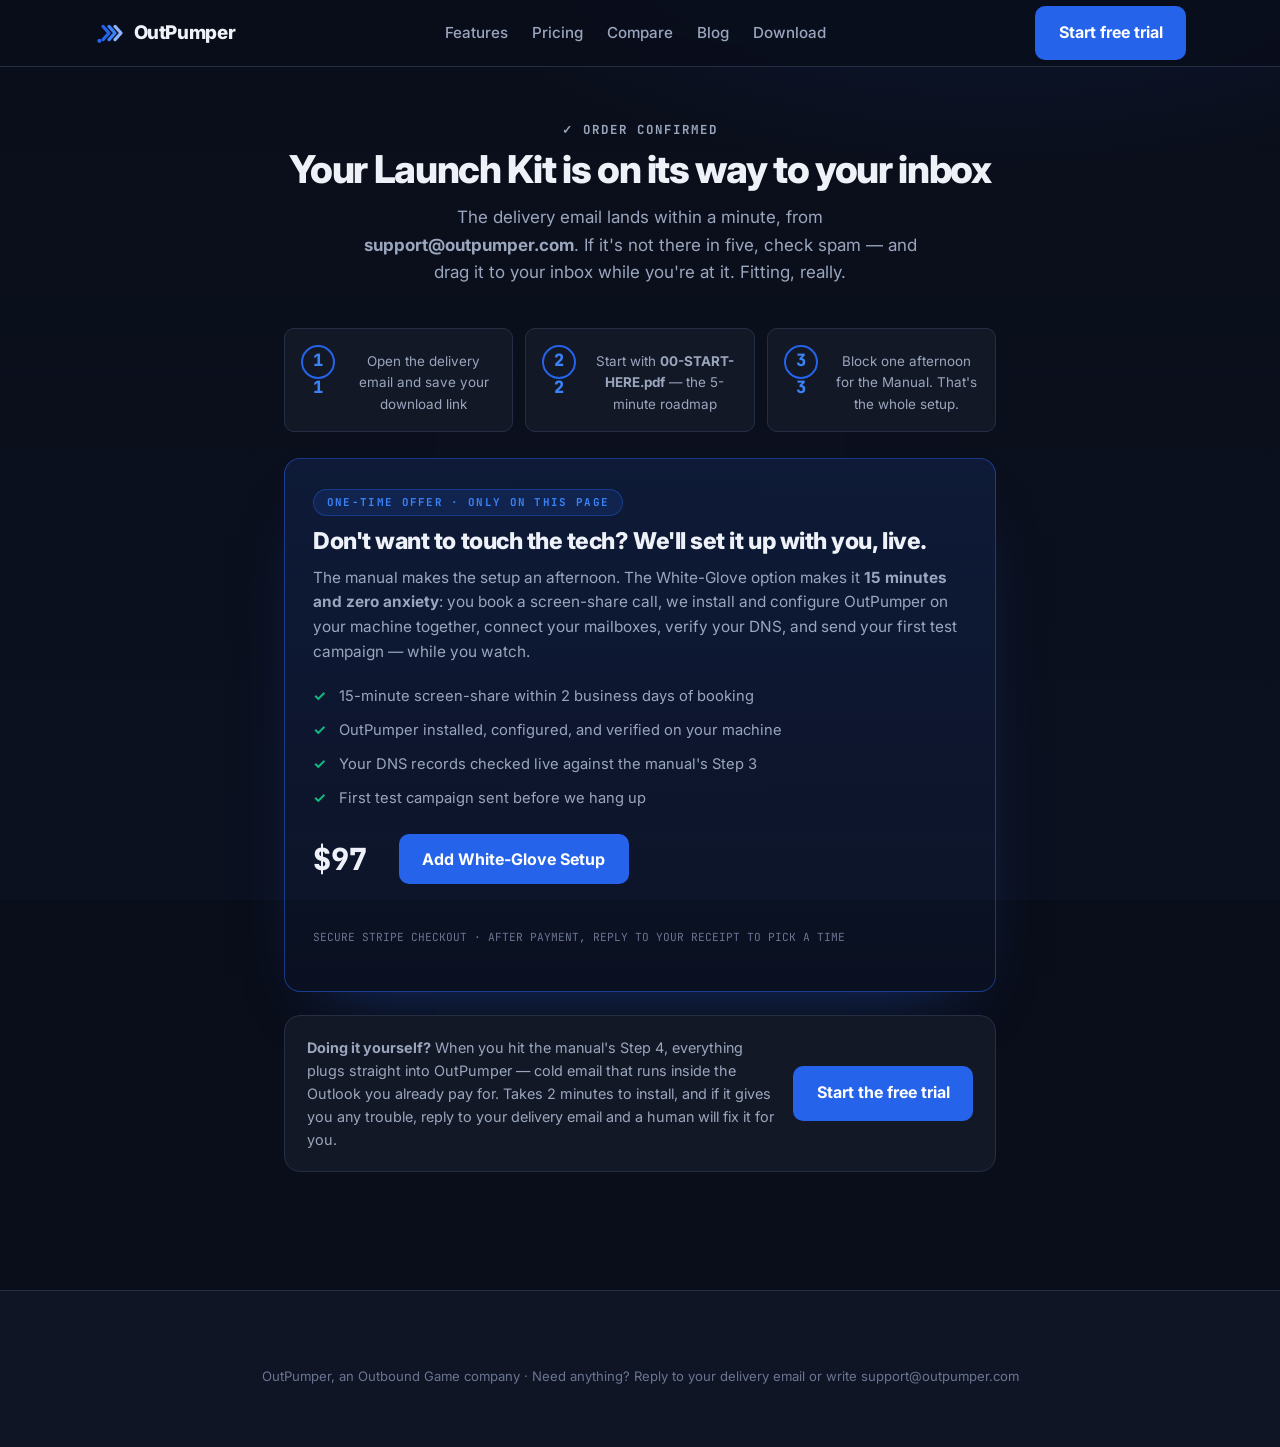
<file: kit-thank-you.html>
<!DOCTYPE html>
<html lang="en">
<head>
<meta charset="utf-8">
<meta name="viewport" content="width=device-width, initial-scale=1">
<meta name="theme-color" content="#0a0e1a">
<title>Order confirmed — your Launch Kit is on its way | OutPumper</title>
<meta name="robots" content="noindex, nofollow">
<link rel="icon" href="/assets/mark.svg" type="image/svg+xml">
<link rel="preconnect" href="https://fonts.googleapis.com">
<link rel="preconnect" href="https://fonts.gstatic.com" crossorigin>
<link href="https://fonts.googleapis.com/css2?family=Inter:wght@400;500;600;700;800&family=JetBrains+Mono:wght@400;600;700&display=swap" rel="stylesheet">
<link rel="stylesheet" href="/assets/app.css">
<style>
  .ty-wrap{max-width:760px;margin:0 auto;}
  .kicker{font-family:var(--mono);font-size:.78rem;font-weight:700;letter-spacing:.16em;color:#10b981;text-transform:uppercase;}
  .ty-hero{text-align:center;padding:2.4rem 0 1rem;}
  .ty-hero h1{font-size:clamp(1.7rem,4vw,2.4rem);margin-top:.5rem;}
  .ty-hero p{color:var(--t2);max-width:560px;margin:.9rem auto 0;}
  .steps{display:grid;grid-template-columns:repeat(3,1fr);gap:12px;margin:1.6rem 0;}
  .step{background:var(--card);border:1px solid var(--border);border-radius:var(--rs);padding:16px;text-align:center;}
  .step .n{font-family:var(--mono);font-weight:800;color:var(--accent-bright);}
  .step p{color:var(--t2);font-size:.84rem;margin-top:.4rem;}
  .wg{background:linear-gradient(180deg,rgba(37,99,235,.13),rgba(37,99,235,.03));border:1px solid rgba(37,99,235,.5);border-radius:var(--r);padding:28px;margin:1.4rem 0;box-shadow:0 30px 70px -45px rgba(37,99,235,.55);}
  .wg .tag{display:inline-block;font-family:var(--mono);font-size:.68rem;font-weight:700;letter-spacing:.12em;color:var(--accent-bright);background:rgba(37,99,235,.14);border:1px solid rgba(37,99,235,.4);border-radius:99px;padding:.25rem .8rem;margin-bottom:.8rem;}
  .wg h2{font-size:1.45rem;}
  .wg > p{color:var(--t2);margin:.7rem 0 1rem;font-size:.96rem;}
  .wg ul{list-style:none;margin:0 0 1.2rem;padding:0;color:var(--t2);font-size:.92rem;}
  .wg li{padding:.32rem 0 .32rem 1.6rem;position:relative;}
  .wg li:before{content:"✓";position:absolute;left:0;color:#10b981;font-weight:700;}
  .wg .price{font-family:var(--mono);font-weight:800;font-size:1.9rem;margin-right:1rem;}
  .wg .row{display:flex;align-items:center;gap:1rem;flex-wrap:wrap;}
  .wg .fine{font-family:var(--mono);font-size:.7rem;color:var(--t3);margin-top:.8rem;}
  .trial-strip{display:flex;gap:1rem;align-items:center;flex-wrap:wrap;margin:1.4rem 0;padding:20px 22px;background:var(--card);border:1px solid var(--border);border-radius:var(--r);}
  .trial-strip p{flex:1;min-width:240px;color:var(--t2);font-size:.9rem;margin:0;}
  .wg-done{background:var(--card);border:1px solid rgba(16,185,129,.5);border-radius:var(--r);padding:26px;margin:1.4rem 0;text-align:center;}
  .wg-done h2{color:#10b981;font-size:1.3rem;}
  .wg-done p{color:var(--t2);margin-top:.6rem;font-size:.94rem;}
  .err-line{color:#ef4444;font-size:.85rem;min-height:1.2em;margin-top:.6rem;font-family:var(--mono);}
  .hidden{display:none!important;}
  @media(max-width:640px){.steps{grid-template-columns:1fr;}}
</style>
<!-- Meta Pixel Code -->
<script>
!function(f,b,e,v,n,t,s)
{if(f.fbq)return;n=f.fbq=function(){n.callMethod?
n.callMethod.apply(n,arguments):n.queue.push(arguments)};
if(!f._fbq)f._fbq=n;n.push=n;n.loaded=!0;n.version='2.0';
n.queue=[];t=b.createElement(e);t.async=!0;
t.src=v;s=b.getElementsByTagName(e)[0];
s.parentNode.insertBefore(t,s)}(window, document,'script',
'https://connect.facebook.net/en_US/fbevents.js');
fbq('init', '2084976475388037');
fbq('track', 'PageView');
</script>
<noscript><img height="1" width="1" style="display:none"
src="https://www.facebook.com/tr?id=2084976475388037&ev=PageView&noscript=1"
/></noscript>
<!-- End Meta Pixel Code -->
</head>
<body>

<header class="nav">
  <div class="container nav-inner">
    <a class="brand" href="/"><img class="dot" src="/assets/mark.svg" alt=""> OutPumper</a>
    <nav><ul class="nav-links" id="navlinks">
      <li><a href="/features.html">Features</a></li>
      <li><a href="/pricing.html">Pricing</a></li>
      <li><a href="/comparison.html">Compare</a></li>
      <li><a href="https://theoutboundgame.com">Blog</a></li>
      <li><a href="/download.html">Download</a></li>
    </ul></nav>
    <div class="nav-cta">
      <a class="btn btn-primary" href="/pricing.html">Start free trial</a>
      <button class="menu-toggle" aria-label="Menu" onclick="document.getElementById('navlinks').classList.toggle('open')">☰</button>
    </div>
  </div>
</header>

<main class="container ty-wrap" style="padding-bottom:3.5rem;">

  <div class="ty-hero">
    <p class="kicker">✓ Order confirmed</p>
    <h1>Your Launch Kit is on its way to your inbox</h1>
    <p>The delivery email lands within a minute, from <strong>support@outpumper.com</strong>. If it's not there in five, check spam — and drag it to your inbox while you're at it. Fitting, really.</p>
  </div>

  <div class="steps">
    <div class="step"><div class="n">1</div><p>Open the delivery email and save your download link</p></div>
    <div class="step"><div class="n">2</div><p>Start with <strong>00-START-HERE.pdf</strong> — the 5-minute roadmap</p></div>
    <div class="step"><div class="n">3</div><p>Block one afternoon for the Manual. That's the whole setup.</p></div>
  </div>

  <div class="wg" id="wgoffer">
    <span class="tag">ONE-TIME OFFER · ONLY ON THIS PAGE</span>
    <h2>Don't want to touch the tech? We'll set it up with you, live.</h2>
    <p>The manual makes the setup an afternoon. The White-Glove option makes it <strong>15 minutes and zero anxiety</strong>: you book a screen-share call, we install and configure OutPumper on your machine together, connect your mailboxes, verify your DNS, and send your first test campaign — while you watch.</p>
    <ul>
      <li>15-minute screen-share within 2 business days of booking</li>
      <li>OutPumper installed, configured, and verified on your machine</li>
      <li>Your DNS records checked live against the manual's Step 3</li>
      <li>First test campaign sent before we hang up</li>
    </ul>
    <div class="row">
      <span class="price">$97</span>
      <button class="btn btn-primary" onclick="buyWG(this)">Add White-Glove Setup</button>
    </div>
    <p class="err-line" id="wgerr"></p>
    <p class="fine">SECURE STRIPE CHECKOUT · AFTER PAYMENT, REPLY TO YOUR RECEIPT TO PICK A TIME</p>
  </div>

  <div class="wg-done hidden" id="wgdone">
    <h2>✓ White-Glove Setup booked</h2>
    <p>Check your email for the Stripe receipt — <strong>reply to it with 2–3 time slots that suit you</strong> (include your timezone) and we'll confirm your 15-minute install call within one business day.</p>
  </div>

  <div class="trial-strip">
    <p><strong>Doing it yourself?</strong> When you hit the manual's Step 4, everything plugs straight into OutPumper — cold email that runs inside the Outlook you already pay for. Takes 2 minutes to install, and if it gives you any trouble, reply to your delivery email and a human will fix it for you.</p>
    <a class="btn btn-primary" href="/pricing.html">Start the free trial</a>
  </div>

</main>

<footer class="site">
  <div class="container">
    <p style="color:var(--t3);font-size:.82rem;text-align:center;padding:1.2rem 0;">OutPumper, an Outbound Game company &middot; Need anything? Reply to your delivery email or write support@outpumper.com</p>
  </div>
</footer>

<script>
(function(){
  var qs = new URLSearchParams(location.search);
  if(qs.get("wg") === "1"){
    document.getElementById("wgoffer").classList.add("hidden");
    document.getElementById("wgdone").classList.remove("hidden");
  }
})();

function buyWG(btn){
  var err = document.getElementById("wgerr"); err.textContent = "";
  var orig = btn.textContent;
  btn.textContent = "Opening secure checkout…";
  btn.disabled = true;
  fetch("https://api.outpumper.com/api/kit/upsell", {
    method: "POST",
    headers: {"Content-Type": "application/json"},
    body: JSON.stringify({})
  })
  .then(function(r){ return r.json(); })
  .then(function(d){
    if(d && d.ok && d.url){ window.location.href = d.url; }
    else { throw new Error("no url"); }
  })
  .catch(function(){
    btn.textContent = orig;
    btn.disabled = false;
    err.textContent = "Checkout didn't open — try again, or email support@outpumper.com";
  });
}
</script>

</body>
</html>
</file>
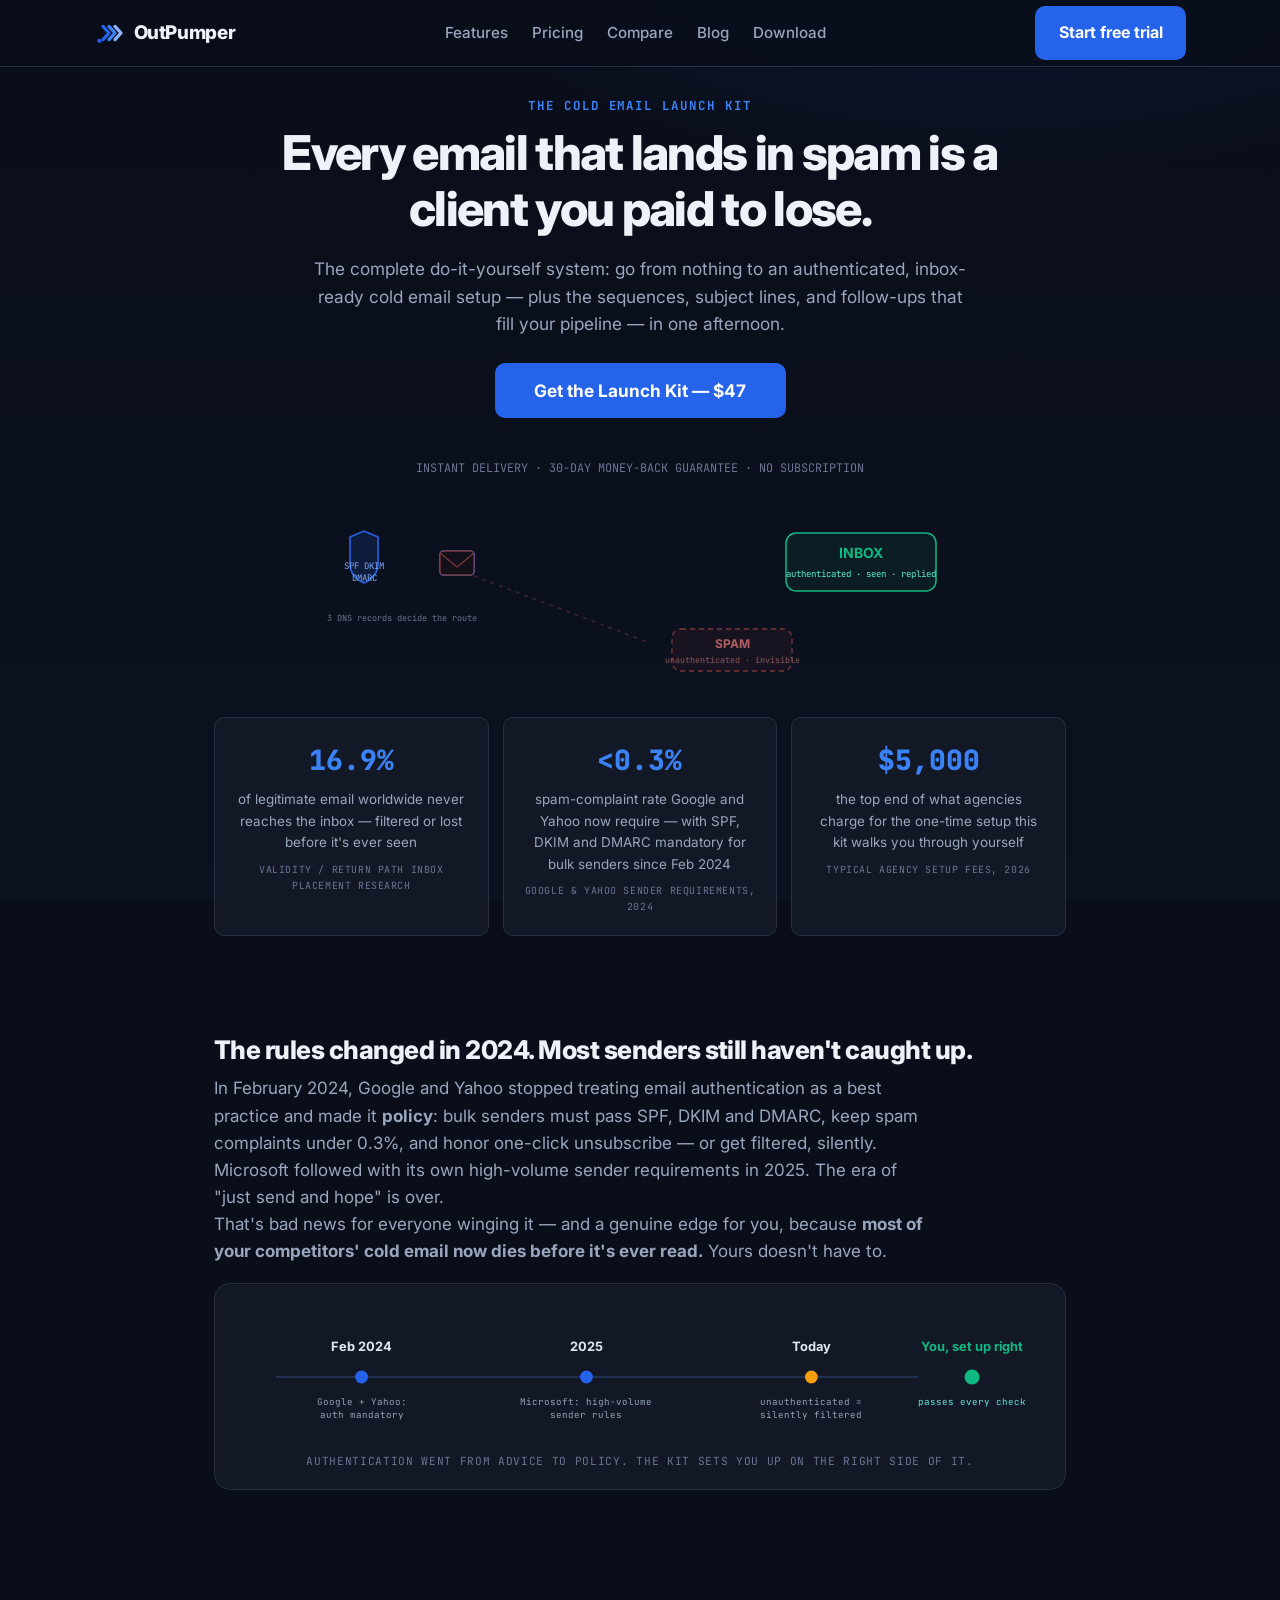
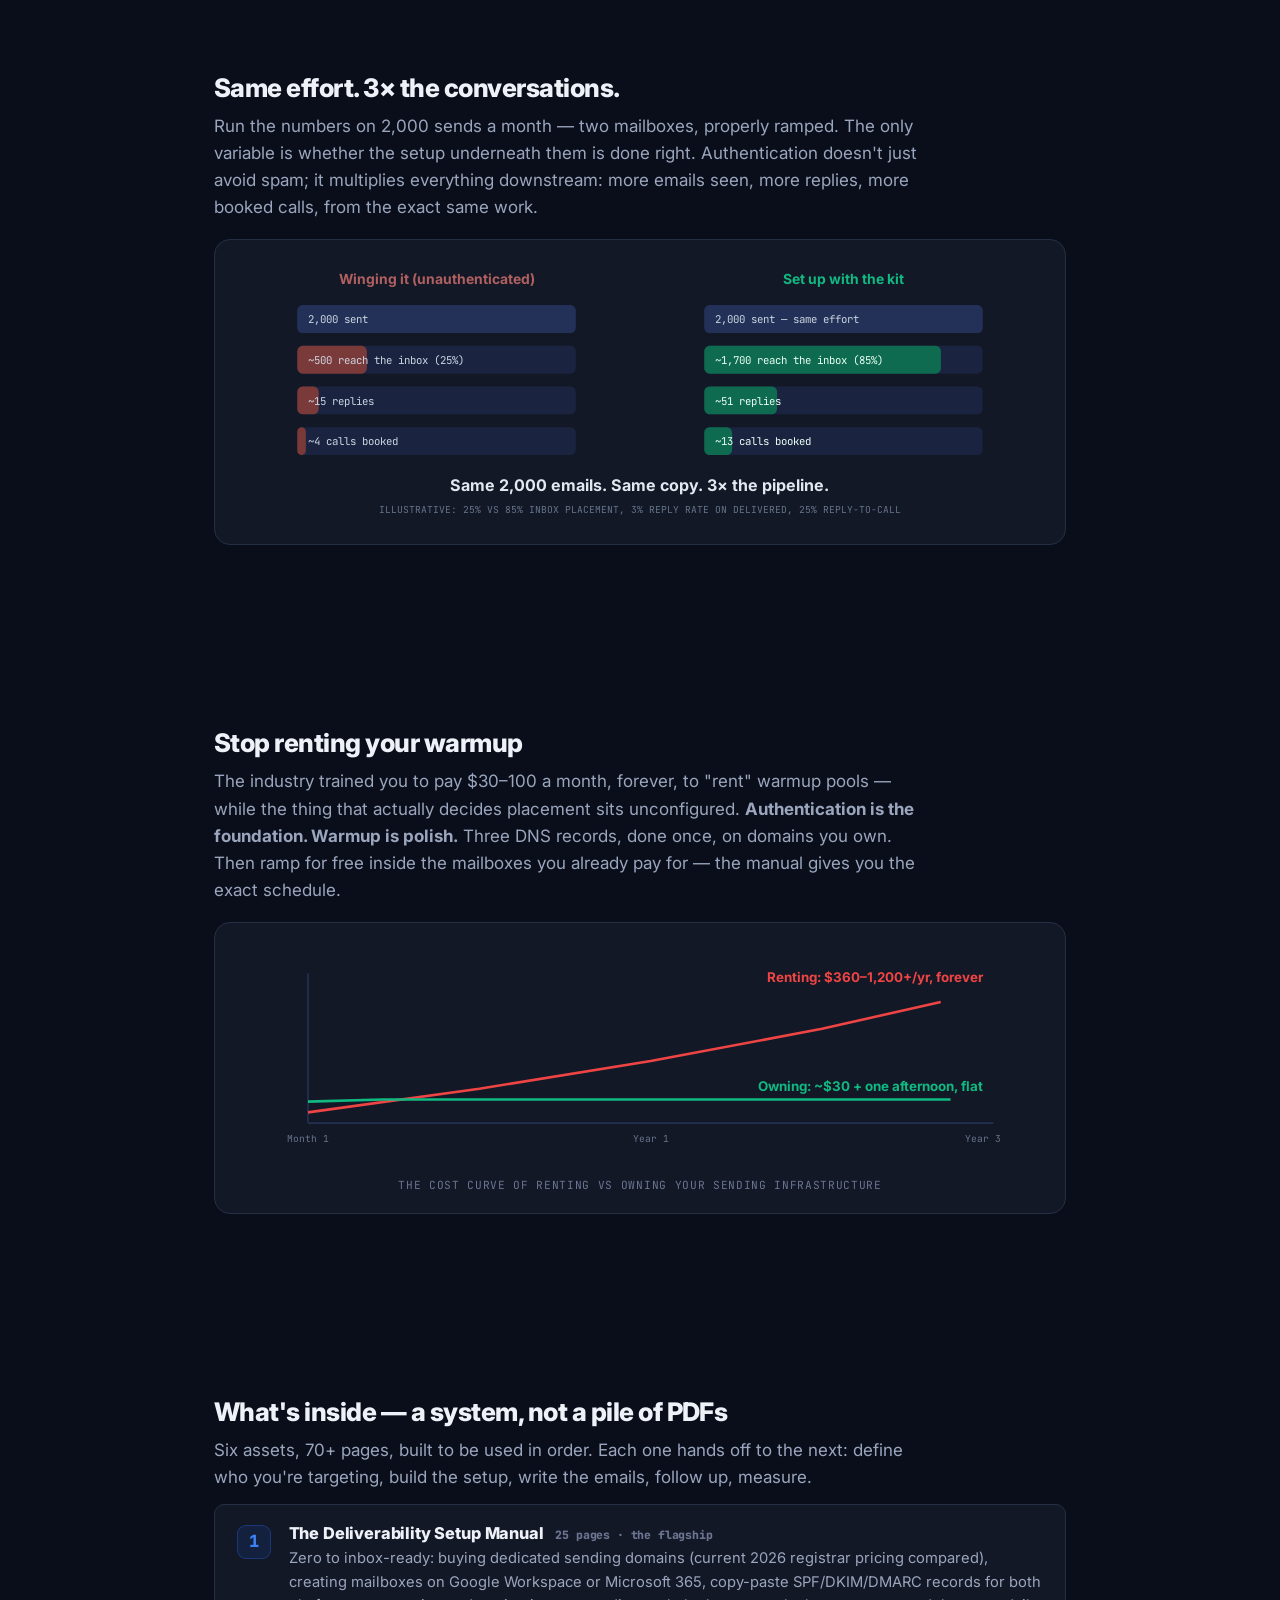
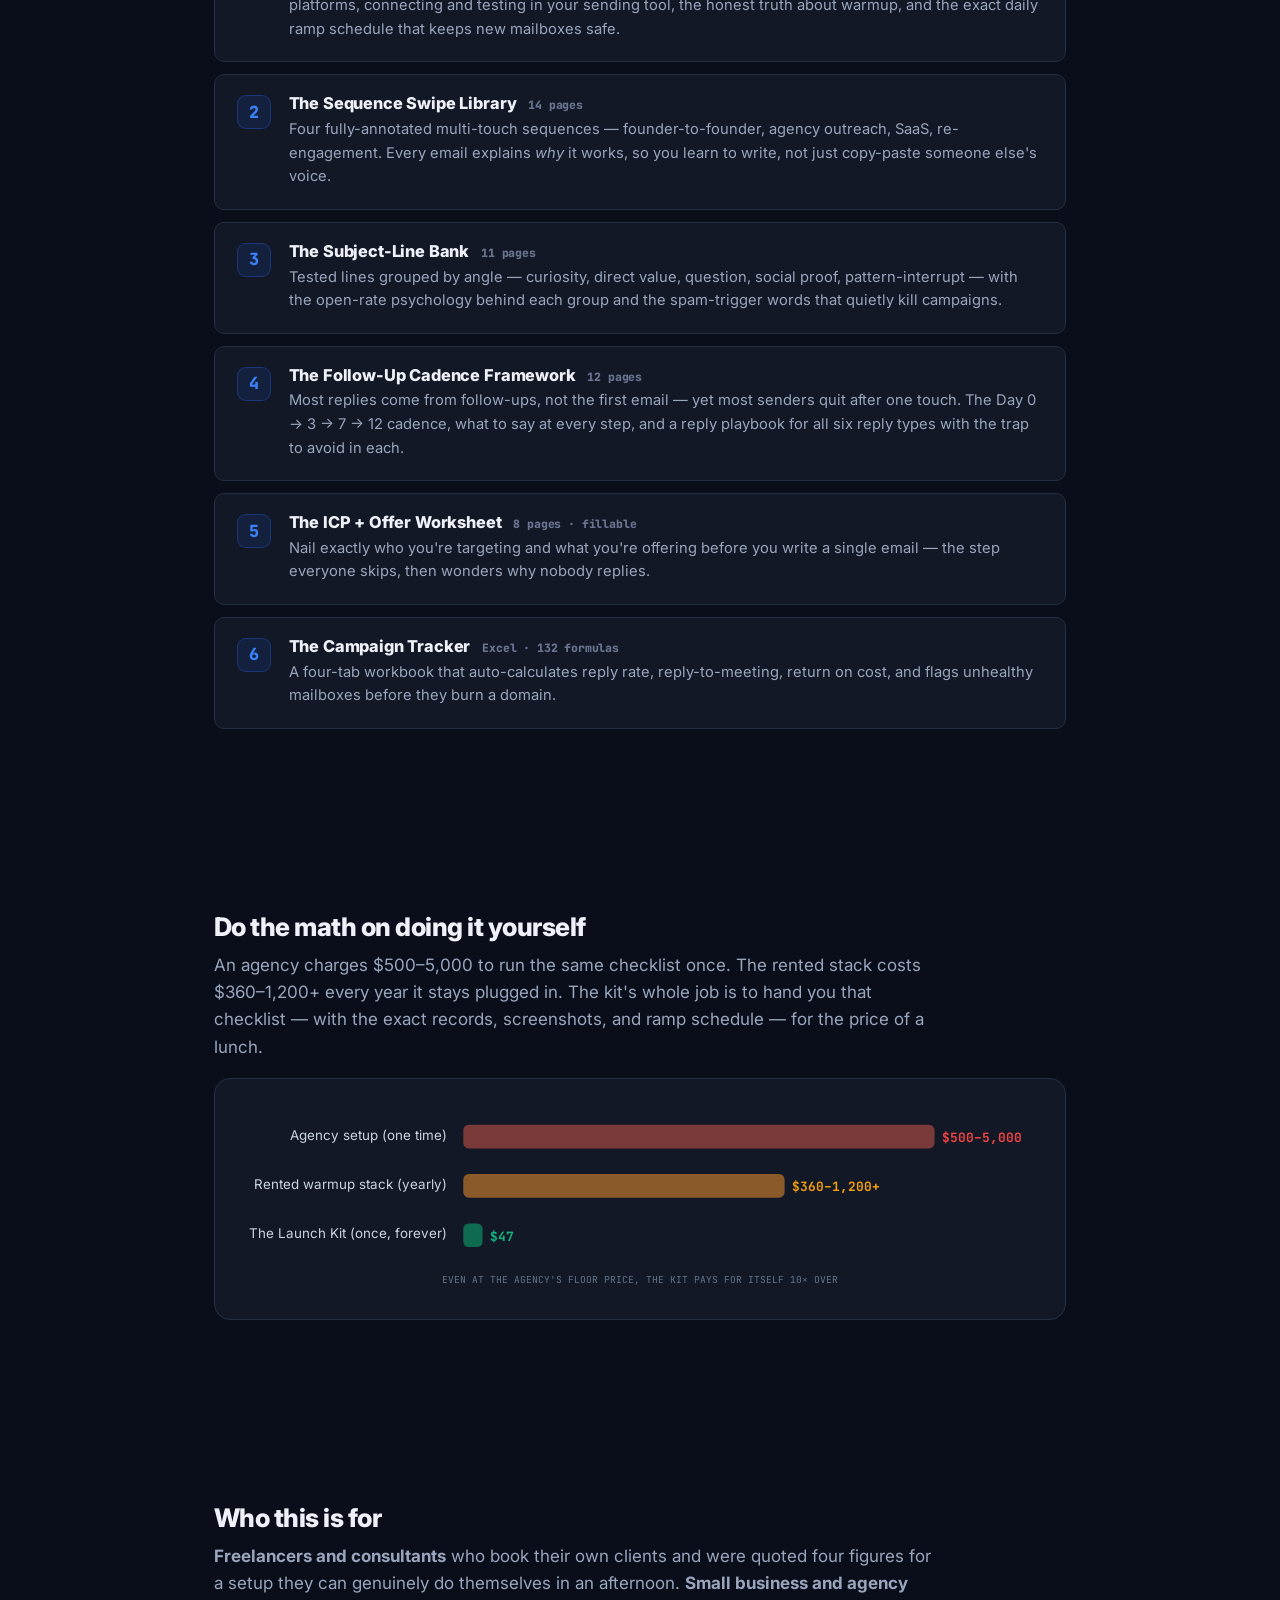
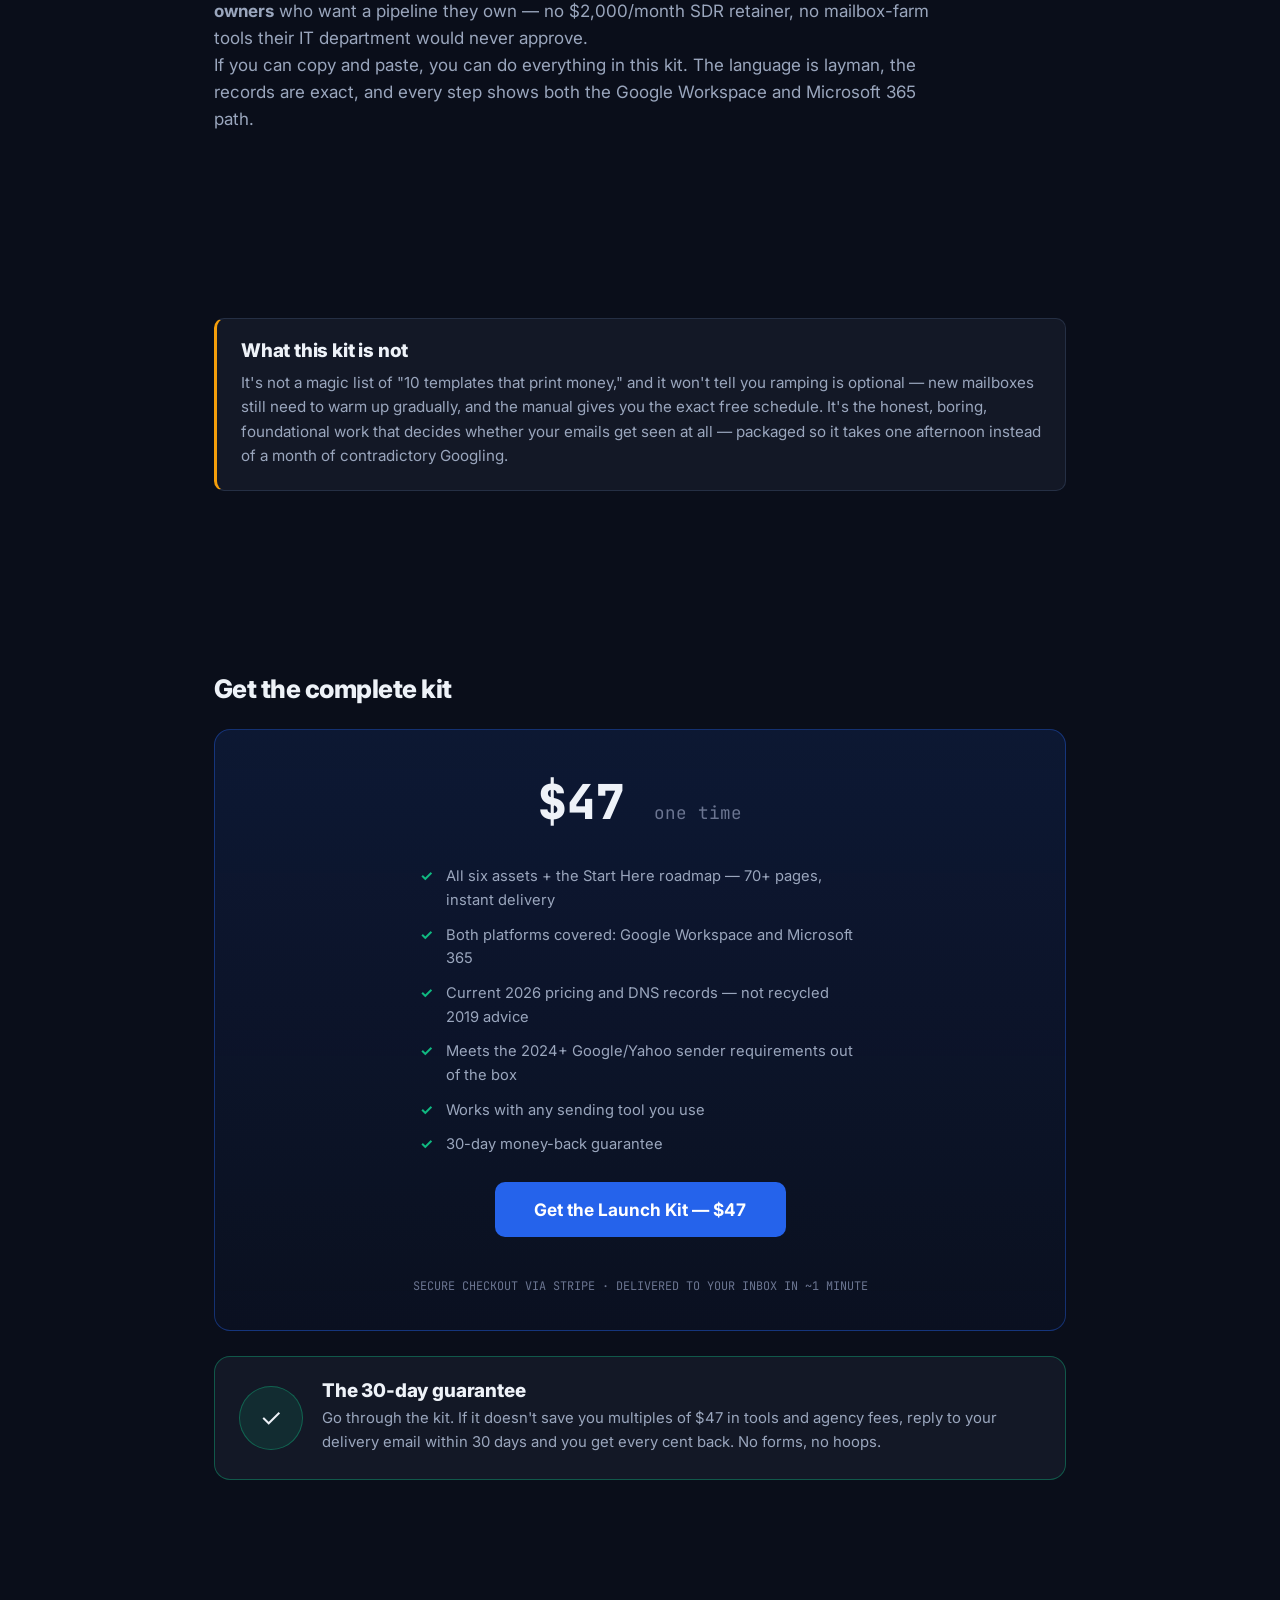
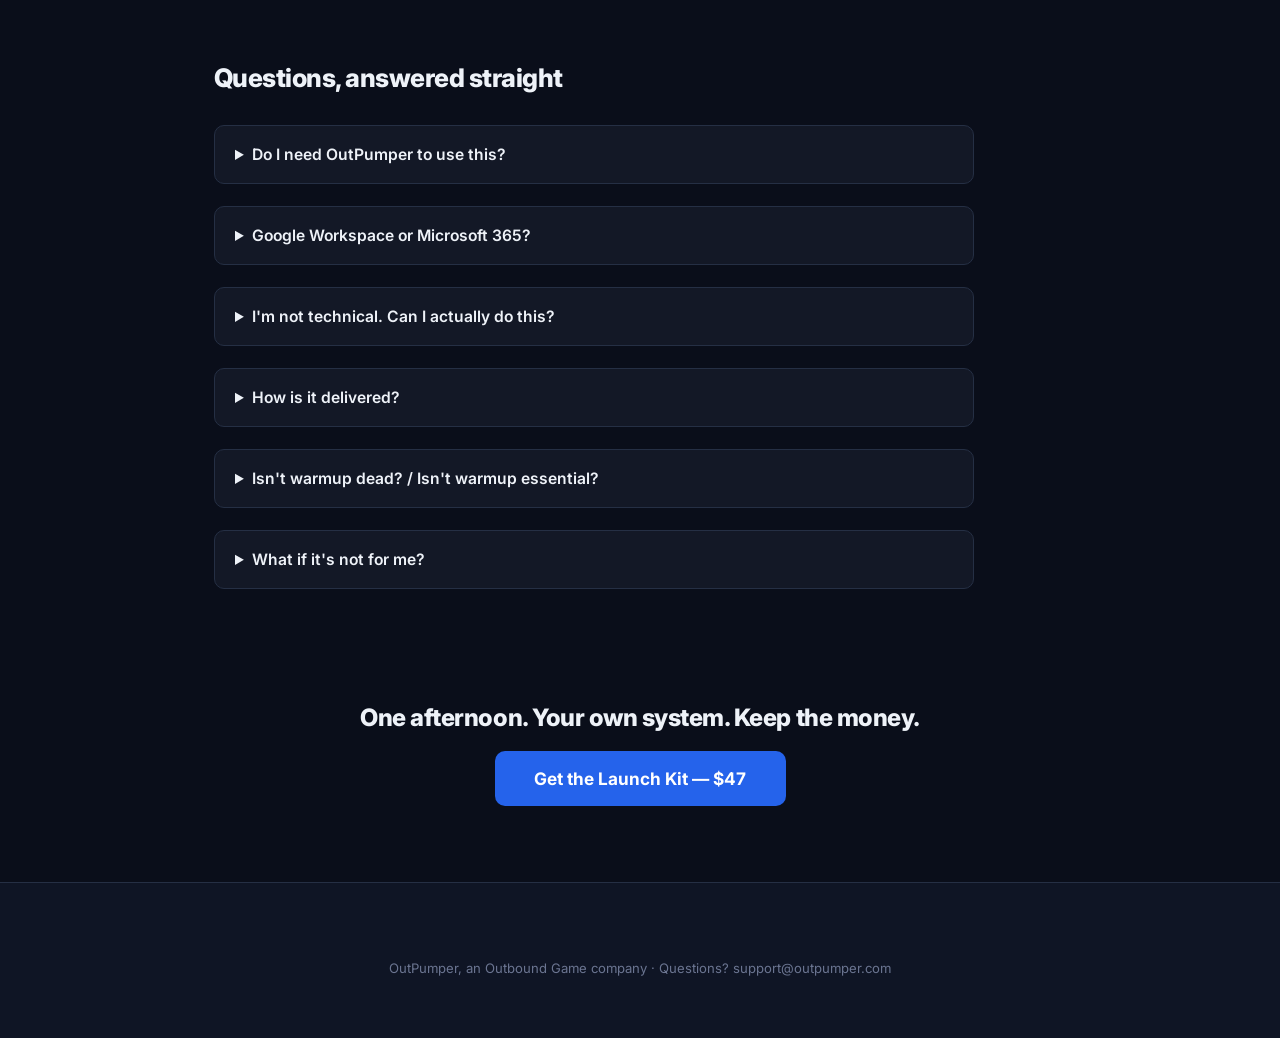
<file: launch-kit.html>
<!DOCTYPE html>
<html lang="en">
<head>
<meta charset="utf-8">
<meta name="viewport" content="width=device-width, initial-scale=1">
<meta name="theme-color" content="#0a0e1a">
<title>The Cold Email Launch Kit — go from zero to inbox-ready in one afternoon | OutPumper</title>
<meta name="description" content="The complete DIY cold email system: deliverability setup manual, proven sequences, subject lines, follow-up framework, ICP worksheet, and campaign tracker. $47, instant delivery, 30-day guarantee.">
<link rel="canonical" href="https://outpumper.com/launch-kit.html">
<meta property="og:title" content="The Cold Email Launch Kit">
<meta property="og:description" content="Set up your own inbox-ready cold email system in one afternoon. Keep the $500-5,000 an agency would charge.">
<meta property="og:type" content="website">
<link rel="icon" href="/assets/mark.svg" type="image/svg+xml">
<link rel="preconnect" href="https://fonts.googleapis.com">
<link rel="preconnect" href="https://fonts.gstatic.com" crossorigin>
<link href="https://fonts.googleapis.com/css2?family=Inter:wght@400;500;600;700;800&family=JetBrains+Mono:wght@400;600;700&display=swap" rel="stylesheet">
<link rel="stylesheet" href="/assets/app.css">
<style>
  .lk-wrap{max-width:900px;margin:0 auto;}
  .kicker{font-family:var(--mono);font-size:.78rem;font-weight:700;letter-spacing:.16em;color:var(--accent-bright);text-transform:uppercase;}
  .hero-kit{text-align:center;padding:1.8rem 0 .6rem;}
  .hero-kit h1{font-size:clamp(1.9rem,4.6vw,3rem);line-height:1.15;max-width:780px;margin:.6rem auto 0;animation:rise .7s ease both;}
  .hero-kit .sub{color:var(--t2);font-size:1.08rem;max-width:660px;margin:1.2rem auto 1.6rem;animation:rise .7s .15s ease both;}
  .buy-btn{font-size:1.08rem;padding:1rem 2.4rem;animation:rise .7s .3s ease both;position:relative;}
  .buy-btn:not(:disabled){animation:rise .7s .3s ease both, pulse 2.6s 1.4s ease-in-out infinite;}
  .trust-line{font-family:var(--mono);font-size:.74rem;color:var(--t3);margin-top:.9rem;animation:rise .7s .4s ease both;}
  @keyframes rise{from{opacity:0;transform:translateY(14px);}to{opacity:1;transform:none;}}
  @keyframes pulse{0%,100%{box-shadow:0 0 0 0 rgba(37,99,235,.45);}50%{box-shadow:0 0 0 12px rgba(37,99,235,0);}}
  @media(prefers-reduced-motion:reduce){*{animation:none!important;transition:none!important;}}

  .hero-viz{max-width:640px;margin:1.6rem auto 0;animation:rise .8s .45s ease both;}
  .env{animation:drift 4.5s ease-in-out infinite;}
  .env.e2{animation-delay:1.5s;}
  .env.e3{animation-delay:3s;}
  @keyframes drift{0%{transform:translateX(0);opacity:0;}12%{opacity:1;}78%{opacity:1;}100%{transform:translateX(300px);opacity:0;}}
  .env.spamway{animation-name:driftdown;}
  @keyframes driftdown{0%{transform:translate(0,0);opacity:0;}12%{opacity:1;}70%{opacity:.9;}100%{transform:translate(190px,70px);opacity:0;}}
  .shieldpulse{transform-origin:center;animation:shield 3s ease-in-out infinite;}
  @keyframes shield{0%,100%{opacity:.75;}50%{opacity:1;}}

  .stat-row{display:grid;grid-template-columns:repeat(3,1fr);gap:14px;margin:1rem 0;}
  .stat-card{background:var(--card);border:1px solid var(--border);border-radius:var(--rs);padding:20px;text-align:center;}
  .stat-card .big{font-family:var(--mono);font-weight:800;font-size:1.75rem;color:var(--accent-bright);}
  .stat-card p{color:var(--t2);font-size:.84rem;margin-top:.4rem;}
  .stat-card .src{font-family:var(--mono);font-size:.62rem;color:var(--t3);display:block;margin-top:.5rem;letter-spacing:.06em;}

  section.lk{margin:1rem 0;}
  section.lk h2{font-size:1.6rem;margin-bottom:.7rem;}
  section.lk > p{color:var(--t2);max-width:720px;}
  .viz{margin:1.1rem 0 0;background:var(--card);border:1px solid var(--border);border-radius:var(--r);padding:18px;}
  .viz .cap{font-family:var(--mono);font-size:.7rem;color:var(--t3);text-align:center;margin-top:.7rem;letter-spacing:.06em;}
  .viz svg{width:100%;height:auto;display:block;}
  .bar-anim{transform:scaleX(0);transform-origin:left;transition:transform 1.1s cubic-bezier(.2,.7,.2,1);}
  .inview .bar-anim{transform:scaleX(1);}
  .draw{stroke-dasharray:600;stroke-dashoffset:600;transition:stroke-dashoffset 1.6s ease;}
  .inview .draw{stroke-dashoffset:0;}
  .fadeup{opacity:0;transform:translateY(10px);transition:all .7s ease;}
  .inview .fadeup{opacity:1;transform:none;}

  .asset{display:flex;gap:1.1rem;background:var(--card);border:1px solid var(--border);border-radius:var(--rs);padding:20px 22px;margin-top:12px;}
  .asset .n{font-family:var(--mono);font-weight:800;color:var(--accent-bright);font-size:1.05rem;flex:none;width:34px;height:34px;display:grid;place-items:center;background:rgba(37,99,235,.12);border:1px solid rgba(37,99,235,.35);border-radius:9px;}
  .asset h3{font-size:1.02rem;margin-bottom:.3rem;}
  .asset p{color:var(--t2);font-size:.92rem;}
  .asset .pages{font-family:var(--mono);font-size:.72rem;color:var(--t3);margin-left:.5rem;}

  .honest{background:var(--card);border:1px solid var(--border);border-left:3px solid #f59e0b;border-radius:var(--rs);padding:22px 24px;}
  .honest p{color:var(--t2);font-size:.95rem;}
  .price-box{background:linear-gradient(180deg,rgba(37,99,235,.12),rgba(37,99,235,.03));border:1px solid rgba(37,99,235,.4);border-radius:var(--r);padding:34px;text-align:center;margin-top:1.6rem;}
  .price-box .amount{font-family:var(--mono);font-weight:800;font-size:3rem;}
  .price-box .amount span{font-size:1.1rem;color:var(--t3);font-weight:400;}
  .price-box ul{list-style:none;margin:1.2rem auto;padding:0;max-width:440px;text-align:left;color:var(--t2);font-size:.92rem;}
  .price-box li{padding:.35rem 0 .35rem 1.6rem;position:relative;}
  .price-box li:before{content:"✓";position:absolute;left:0;color:#10b981;font-weight:700;}
  .g-card{display:flex;gap:1.2rem;align-items:center;background:var(--card);border:1px solid rgba(16,185,129,.4);border-radius:var(--r);padding:24px;margin-top:1.6rem;}
  .g-card .badge{flex:none;width:64px;height:64px;border-radius:50%;display:grid;place-items:center;background:rgba(16,185,129,.12);border:1px solid rgba(16,185,129,.4);font-size:1.6rem;}
  .g-card p{color:var(--t2);font-size:.93rem;}
  .faq details{background:var(--card);border:1px solid var(--border);border-radius:var(--rs);padding:16px 20px;margin-top:10px;}
  .faq summary{cursor:pointer;font-weight:600;font-size:.98rem;}
  .faq p{color:var(--t2);font-size:.92rem;margin-top:.7rem;}
  .err-line{color:#ef4444;font-size:.85rem;min-height:1.2em;margin-top:.6rem;font-family:var(--mono);}
  @media(max-width:680px){.stat-row{grid-template-columns:1fr;}}
</style>
<!-- Meta Pixel Code -->
<script>
!function(f,b,e,v,n,t,s)
{if(f.fbq)return;n=f.fbq=function(){n.callMethod?
n.callMethod.apply(n,arguments):n.queue.push(arguments)};
if(!f._fbq)f._fbq=n;n.push=n;n.loaded=!0;n.version='2.0';
n.queue=[];t=b.createElement(e);t.async=!0;
t.src=v;s=b.getElementsByTagName(e)[0];
s.parentNode.insertBefore(t,s)}(window, document,'script',
'https://connect.facebook.net/en_US/fbevents.js');
fbq('init', '2084976475388037');
fbq('track', 'PageView');
</script>
<noscript><img height="1" width="1" style="display:none"
src="https://www.facebook.com/tr?id=2084976475388037&ev=PageView&noscript=1"
/></noscript>
<!-- End Meta Pixel Code -->
</head>
<body>

<header class="nav">
  <div class="container nav-inner">
    <a class="brand" href="/"><img class="dot" src="/assets/mark.svg" alt=""> OutPumper</a>
    <nav><ul class="nav-links" id="navlinks">
      <li><a href="/features.html">Features</a></li>
      <li><a href="/pricing.html">Pricing</a></li>
      <li><a href="/comparison.html">Compare</a></li>
      <li><a href="https://theoutboundgame.com">Blog</a></li>
      <li><a href="/download.html">Download</a></li>
    </ul></nav>
    <div class="nav-cta">
      <a class="btn btn-primary" href="/pricing.html">Start free trial</a>
      <button class="menu-toggle" aria-label="Menu" onclick="document.getElementById('navlinks').classList.toggle('open')">☰</button>
    </div>
  </div>
</header>

<main class="container lk-wrap">

  <div class="hero-kit">
    <p class="kicker">The Cold Email Launch Kit</p>
    <h1>Every email that lands in spam is a client you paid to lose.</h1>
    <p class="sub">The complete do-it-yourself system: go from nothing to an authenticated, inbox-ready cold email setup — plus the sequences, subject lines, and follow-ups that fill your pipeline — in one afternoon.</p>
    <button class="btn btn-primary buy-btn" onclick="buyKit(this)">Get the Launch Kit — $47</button>
    <p class="err-line" id="buyerr1"></p>
    <p class="trust-line">INSTANT DELIVERY &middot; 30-DAY MONEY-BACK GUARANTEE &middot; NO SUBSCRIPTION</p>

    <div class="hero-viz">
      <svg viewBox="0 0 640 180" xmlns="http://www.w3.org/2000/svg" role="img" aria-label="Authenticated email flows to the inbox, unauthenticated email drifts to spam">
        <defs>
          <linearGradient id="gl" x1="0" y1="0" x2="1" y2="0">
            <stop offset="0" stop-color="#2563eb" stop-opacity=".0"/><stop offset="1" stop-color="#2563eb" stop-opacity=".5"/>
          </linearGradient>
        </defs>
        <line x1="120" y1="60" x2="440" y2="60" stroke="url(#gl)" stroke-width="2"/>
        <line x1="120" y1="60" x2="330" y2="140" stroke="#3b2530" stroke-width="1.6" stroke-dasharray="4 5"/>
        <g class="env"><rect x="120" y="48" width="34" height="24" rx="4" fill="#0f1a33" stroke="#2563eb" stroke-width="1.6"/><path d="M120 50 L137 64 L154 50" fill="none" stroke="#2563eb" stroke-width="1.4"/></g>
        <g class="env e2"><rect x="120" y="48" width="34" height="24" rx="4" fill="#0f1a33" stroke="#2563eb" stroke-width="1.6"/><path d="M120 50 L137 64 L154 50" fill="none" stroke="#2563eb" stroke-width="1.4"/></g>
        <g class="env spamway e3"><rect x="120" y="48" width="34" height="24" rx="4" fill="#131019" stroke="#7a3a3a" stroke-width="1.4"/><path d="M120 50 L137 64 L154 50" fill="none" stroke="#7a3a3a" stroke-width="1.2"/></g>
        <g class="shieldpulse"><path d="M96 40 L96 66 Q96 80 82 86 Q68 80 68 66 L68 40 L82 34 Z" fill="rgba(37,99,235,.15)" stroke="#2563eb" stroke-width="1.6" transform="translate(-38,-6)"/><text x="44" y="66" font-family="JetBrains Mono" font-size="9" fill="#7fa7f7" text-anchor="middle">SPF DKIM</text><text x="44" y="78" font-family="JetBrains Mono" font-size="9" fill="#7fa7f7" text-anchor="middle">DMARC</text></g>
        <rect x="466" y="30" width="150" height="58" rx="10" fill="rgba(16,185,129,.08)" stroke="#10b981" stroke-width="1.5"/>
        <text x="541" y="55" font-family="Inter" font-weight="700" font-size="14" fill="#10b981" text-anchor="middle">INBOX</text>
        <text x="541" y="74" font-family="JetBrains Mono" font-size="9" fill="#5eead4" text-anchor="middle">authenticated &middot; seen &middot; replied</text>
        <rect x="352" y="126" width="120" height="42" rx="9" fill="rgba(239,68,68,.06)" stroke="#7a3a3a" stroke-width="1.3" stroke-dasharray="5 4"/>
        <text x="412" y="145" font-family="Inter" font-weight="700" font-size="12" fill="#b06060" text-anchor="middle">SPAM</text>
        <text x="412" y="160" font-family="JetBrains Mono" font-size="8.4" fill="#8a5b5b" text-anchor="middle">unauthenticated &middot; invisible</text>
        <text x="82" y="118" font-family="JetBrains Mono" font-size="8.6" fill="#64748b" text-anchor="middle">3 DNS records decide the route</text>
      </svg>
    </div>
  </div>

  <div class="stat-row">
    <div class="stat-card"><div class="big"><span class="count" data-to="16.9" data-dec="1">0</span>%</div><p>of legitimate email worldwide never reaches the inbox — filtered or lost before it's ever seen</p><span class="src">VALIDITY / RETURN PATH INBOX PLACEMENT RESEARCH</span></div>
    <div class="stat-card"><div class="big">&lt;<span class="count" data-to="0.3" data-dec="1">0</span>%</div><p>spam-complaint rate Google and Yahoo now require — with SPF, DKIM and DMARC mandatory for bulk senders since Feb 2024</p><span class="src">GOOGLE &amp; YAHOO SENDER REQUIREMENTS, 2024</span></div>
    <div class="stat-card"><div class="big">$<span class="count" data-to="5000" data-sep="1">0</span></div><p>the top end of what agencies charge for the one-time setup this kit walks you through yourself</p><span class="src">TYPICAL AGENCY SETUP FEES, 2026</span></div>
  </div>

  <section class="lk" data-anim>
    <h2>The rules changed in 2024. Most senders still haven't caught up.</h2>
    <p>In February 2024, Google and Yahoo stopped treating email authentication as a best practice and made it <strong>policy</strong>: bulk senders must pass SPF, DKIM and DMARC, keep spam complaints under 0.3%, and honor one-click unsubscribe — or get filtered, silently. Microsoft followed with its own high-volume sender requirements in 2025. The era of "just send and hope" is over.</p>
    <p>That's bad news for everyone winging it — and a genuine edge for you, because <strong>most of your competitors' cold email now dies before it's ever read.</strong> Yours doesn't have to.</p>
    <div class="viz">
      <svg viewBox="0 0 760 130" xmlns="http://www.w3.org/2000/svg" role="img" aria-label="Timeline of authentication requirements">
        <line x1="40" y1="70" x2="720" y2="70" stroke="#223052" stroke-width="2" class="draw"/>
        <g class="fadeup"><circle cx="120" cy="70" r="6" fill="#2563eb"/><text x="120" y="46" font-family="Inter" font-weight="700" font-size="12" fill="#e2e8f0" text-anchor="middle">Feb 2024</text><text x="120" y="96" font-family="JetBrains Mono" font-size="8.6" fill="#94a3b8" text-anchor="middle">Google + Yahoo:</text><text x="120" y="108" font-family="JetBrains Mono" font-size="8.6" fill="#94a3b8" text-anchor="middle">auth mandatory</text></g>
        <g class="fadeup" style="transition-delay:.2s"><circle cx="330" cy="70" r="6" fill="#2563eb"/><text x="330" y="46" font-family="Inter" font-weight="700" font-size="12" fill="#e2e8f0" text-anchor="middle">2025</text><text x="330" y="96" font-family="JetBrains Mono" font-size="8.6" fill="#94a3b8" text-anchor="middle">Microsoft: high-volume</text><text x="330" y="108" font-family="JetBrains Mono" font-size="8.6" fill="#94a3b8" text-anchor="middle">sender rules</text></g>
        <g class="fadeup" style="transition-delay:.4s"><circle cx="540" cy="70" r="6" fill="#f59e0b"/><text x="540" y="46" font-family="Inter" font-weight="700" font-size="12" fill="#e2e8f0" text-anchor="middle">Today</text><text x="540" y="96" font-family="JetBrains Mono" font-size="8.6" fill="#94a3b8" text-anchor="middle">unauthenticated =</text><text x="540" y="108" font-family="JetBrains Mono" font-size="8.6" fill="#94a3b8" text-anchor="middle">silently filtered</text></g>
        <g class="fadeup" style="transition-delay:.6s"><circle cx="690" cy="70" r="7" fill="#10b981"/><text x="690" y="46" font-family="Inter" font-weight="700" font-size="12" fill="#10b981" text-anchor="middle">You, set up right</text><text x="690" y="96" font-family="JetBrains Mono" font-size="8.6" fill="#5eead4" text-anchor="middle">passes every check</text></g>
      </svg>
      <p class="cap">AUTHENTICATION WENT FROM ADVICE TO POLICY. THE KIT SETS YOU UP ON THE RIGHT SIDE OF IT.</p>
    </div>
  </section>

  <section class="lk" data-anim>
    <h2>Same effort. 3&times; the conversations.</h2>
    <p>Run the numbers on 2,000 sends a month — two mailboxes, properly ramped. The only variable is whether the setup underneath them is done right. Authentication doesn't just avoid spam; it multiplies everything downstream: more emails seen, more replies, more booked calls, from the exact same work.</p>
    <div class="viz">
      <svg viewBox="0 0 760 250" xmlns="http://www.w3.org/2000/svg" role="img" aria-label="Funnel comparison: authenticated vs unauthenticated sending">
        <text x="190" y="24" font-family="Inter" font-weight="700" font-size="13" fill="#b06060" text-anchor="middle">Winging it (unauthenticated)</text>
        <text x="570" y="24" font-family="Inter" font-weight="700" font-size="13" fill="#10b981" text-anchor="middle">Set up with the kit</text>
        <g font-family="JetBrains Mono" font-size="10">
          <rect x="60" y="44" width="260" height="26" rx="5" fill="#1a2440"/><rect x="60" y="44" width="260" height="26" rx="5" fill="#233158" class="bar-anim"/><text x="70" y="61" fill="#cbd5e1">2,000 sent</text>
          <rect x="60" y="82" width="260" height="26" rx="5" fill="#1a2440"/><rect x="60" y="82" width="65" height="26" rx="5" fill="#7a3a3a" class="bar-anim" style="transition-delay:.2s"/><text x="70" y="99" fill="#cbd5e1">~500 reach the inbox (25%)</text>
          <rect x="60" y="120" width="260" height="26" rx="5" fill="#1a2440"/><rect x="60" y="120" width="20" height="26" rx="5" fill="#7a3a3a" class="bar-anim" style="transition-delay:.4s"/><text x="70" y="137" fill="#cbd5e1">~15 replies</text>
          <rect x="60" y="158" width="260" height="26" rx="5" fill="#1a2440"/><rect x="60" y="158" width="8" height="26" rx="4" fill="#7a3a3a" class="bar-anim" style="transition-delay:.6s"/><text x="70" y="175" fill="#cbd5e1">~4 calls booked</text>

          <rect x="440" y="44" width="260" height="26" rx="5" fill="#1a2440"/><rect x="440" y="44" width="260" height="26" rx="5" fill="#233158" class="bar-anim"/><text x="450" y="61" fill="#cbd5e1">2,000 sent — same effort</text>
          <rect x="440" y="82" width="260" height="26" rx="5" fill="#1a2440"/><rect x="440" y="82" width="221" height="26" rx="5" fill="#0e6b4f" class="bar-anim" style="transition-delay:.2s"/><text x="450" y="99" fill="#eafff6">~1,700 reach the inbox (85%)</text>
          <rect x="440" y="120" width="260" height="26" rx="5" fill="#1a2440"/><rect x="440" y="120" width="68" height="26" rx="5" fill="#0e6b4f" class="bar-anim" style="transition-delay:.4s"/><text x="450" y="137" fill="#eafff6">~51 replies</text>
          <rect x="440" y="158" width="260" height="26" rx="5" fill="#1a2440"/><rect x="440" y="158" width="26" height="26" rx="5" fill="#0e6b4f" class="bar-anim" style="transition-delay:.6s"/><text x="450" y="175" fill="#eafff6">~13 calls booked</text>
        </g>
        <text x="380" y="218" font-family="Inter" font-weight="700" font-size="15" fill="#e2e8f0" text-anchor="middle">Same 2,000 emails. Same copy. 3&times; the pipeline.</text>
        <text x="380" y="238" font-family="JetBrains Mono" font-size="9" fill="#64748b" text-anchor="middle">ILLUSTRATIVE: 25% VS 85% INBOX PLACEMENT, 3% REPLY RATE ON DELIVERED, 25% REPLY-TO-CALL</text>
      </svg>
    </div>
  </section>

  <section class="lk" data-anim>
    <h2>Stop renting your warmup</h2>
    <p>The industry trained you to pay $30–100 a month, forever, to "rent" warmup pools — while the thing that actually decides placement sits unconfigured. <strong>Authentication is the foundation. Warmup is polish.</strong> Three DNS records, done once, on domains you own. Then ramp for free inside the mailboxes you already pay for — the manual gives you the exact schedule.</p>
    <div class="viz">
      <svg viewBox="0 0 760 210" xmlns="http://www.w3.org/2000/svg" role="img" aria-label="Renting warmup costs grow forever, owning your setup is one flat afternoon">
        <line x1="70" y1="170" x2="710" y2="170" stroke="#223052" stroke-width="1.6"/>
        <line x1="70" y1="170" x2="70" y2="30" stroke="#223052" stroke-width="1.6"/>
        <path d="M70 160 L230 138 L390 112 L550 82 L700 48" fill="none" stroke="#ef4444" stroke-width="2.4" class="draw"/>
        <path d="M70 150 L140 148 L700 148" fill="none" stroke="#10b981" stroke-width="2.4" class="draw" style="transition-delay:.4s"/>
        <text x="700" y="38" font-family="Inter" font-weight="700" font-size="12.5" fill="#ef4444" text-anchor="end">Renting: $360–1,200+/yr, forever</text>
        <text x="700" y="140" font-family="Inter" font-weight="700" font-size="12.5" fill="#10b981" text-anchor="end">Owning: ~$30 + one afternoon, flat</text>
        <g font-family="JetBrains Mono" font-size="9" fill="#64748b">
          <text x="70" y="188" text-anchor="middle">Month 1</text>
          <text x="390" y="188" text-anchor="middle">Year 1</text>
          <text x="700" y="188" text-anchor="middle">Year 3</text>
        </g>
      </svg>
      <p class="cap">THE COST CURVE OF RENTING VS OWNING YOUR SENDING INFRASTRUCTURE</p>
    </div>
  </section>

  <section class="lk">
    <h2>What's inside — a system, not a pile of PDFs</h2>
    <p>Six assets, 70+ pages, built to be used in order. Each one hands off to the next: define who you're targeting, build the setup, write the emails, follow up, measure.</p>

    <div class="asset"><div class="n">1</div><div><h3>The Deliverability Setup Manual <span class="pages">25 pages · the flagship</span></h3><p>Zero to inbox-ready: buying dedicated sending domains (current 2026 registrar pricing compared), creating mailboxes on Google Workspace or Microsoft 365, copy-paste SPF/DKIM/DMARC records for both platforms, connecting and testing in your sending tool, the honest truth about warmup, and the exact daily ramp schedule that keeps new mailboxes safe.</p></div></div>
    <div class="asset"><div class="n">2</div><div><h3>The Sequence Swipe Library <span class="pages">14 pages</span></h3><p>Four fully-annotated multi-touch sequences — founder-to-founder, agency outreach, SaaS, re-engagement. Every email explains <em>why</em> it works, so you learn to write, not just copy-paste someone else's voice.</p></div></div>
    <div class="asset"><div class="n">3</div><div><h3>The Subject-Line Bank <span class="pages">11 pages</span></h3><p>Tested lines grouped by angle — curiosity, direct value, question, social proof, pattern-interrupt — with the open-rate psychology behind each group and the spam-trigger words that quietly kill campaigns.</p></div></div>
    <div class="asset"><div class="n">4</div><div><h3>The Follow-Up Cadence Framework <span class="pages">12 pages</span></h3><p>Most replies come from follow-ups, not the first email — yet most senders quit after one touch. The Day 0 → 3 → 7 → 12 cadence, what to say at every step, and a reply playbook for all six reply types with the trap to avoid in each.</p></div></div>
    <div class="asset"><div class="n">5</div><div><h3>The ICP + Offer Worksheet <span class="pages">8 pages · fillable</span></h3><p>Nail exactly who you're targeting and what you're offering before you write a single email — the step everyone skips, then wonders why nobody replies.</p></div></div>
    <div class="asset"><div class="n">6</div><div><h3>The Campaign Tracker <span class="pages">Excel · 132 formulas</span></h3><p>A four-tab workbook that auto-calculates reply rate, reply-to-meeting, return on cost, and flags unhealthy mailboxes before they burn a domain.</p></div></div>
  </section>

  <section class="lk" data-anim>
    <h2>Do the math on doing it yourself</h2>
    <p>An agency charges $500–5,000 to run the same checklist once. The rented stack costs $360–1,200+ every year it stays plugged in. The kit's whole job is to hand you that checklist — with the exact records, screenshots, and ramp schedule — for the price of a lunch.</p>
    <div class="viz">
      <svg viewBox="0 0 760 190" xmlns="http://www.w3.org/2000/svg" role="img" aria-label="Cost comparison bars">
        <g font-family="Inter" font-size="12.5">
          <text x="200" y="40" fill="#cbd5e1" text-anchor="end">Agency setup (one time)</text>
          <rect x="215" y="26" width="440" height="22" rx="5" fill="#7a3a3a" class="bar-anim"/>
          <text x="662" y="42" fill="#ef4444" font-family="JetBrains Mono" font-weight="700" font-size="12">$500–5,000</text>
          <text x="200" y="86" fill="#cbd5e1" text-anchor="end">Rented warmup stack (yearly)</text>
          <rect x="215" y="72" width="300" height="22" rx="5" fill="#8a5a2b" class="bar-anim" style="transition-delay:.2s"/>
          <text x="522" y="88" fill="#f59e0b" font-family="JetBrains Mono" font-weight="700" font-size="12">$360–1,200+</text>
          <text x="200" y="132" fill="#cbd5e1" text-anchor="end">The Launch Kit (once, forever)</text>
          <rect x="215" y="118" width="18" height="22" rx="5" fill="#0e6b4f" class="bar-anim" style="transition-delay:.4s"/>
          <text x="240" y="134" fill="#10b981" font-family="JetBrains Mono" font-weight="700" font-size="12">$47</text>
        </g>
        <text x="380" y="174" font-family="JetBrains Mono" font-size="9" fill="#64748b" text-anchor="middle">EVEN AT THE AGENCY'S FLOOR PRICE, THE KIT PAYS FOR ITSELF 10&times; OVER</text>
      </svg>
    </div>
  </section>

  <section class="lk">
    <h2>Who this is for</h2>
    <p><strong>Freelancers and consultants</strong> who book their own clients and were quoted four figures for a setup they can genuinely do themselves in an afternoon. <strong>Small business and agency owners</strong> who want a pipeline they own — no $2,000/month SDR retainer, no mailbox-farm tools their IT department would never approve.</p>
    <p>If you can copy and paste, you can do everything in this kit. The language is layman, the records are exact, and every step shows both the Google Workspace and Microsoft 365 path.</p>
  </section>

  <section class="lk">
    <div class="honest">
      <h3 style="margin-bottom:.6rem;">What this kit is not</h3>
      <p>It's not a magic list of "10 templates that print money," and it won't tell you ramping is optional — new mailboxes still need to warm up gradually, and the manual gives you the exact free schedule. It's the honest, boring, foundational work that decides whether your emails get seen at all — packaged so it takes one afternoon instead of a month of contradictory Googling.</p>
    </div>
  </section>

  <section class="lk">
    <h2>Get the complete kit</h2>
    <div class="price-box">
      <div class="amount">$47 <span>one time</span></div>
      <ul>
        <li>All six assets + the Start Here roadmap — 70+ pages, instant delivery</li>
        <li>Both platforms covered: Google Workspace and Microsoft 365</li>
        <li>Current 2026 pricing and DNS records — not recycled 2019 advice</li>
        <li>Meets the 2024+ Google/Yahoo sender requirements out of the box</li>
        <li>Works with any sending tool you use</li>
        <li>30-day money-back guarantee</li>
      </ul>
      <button class="btn btn-primary buy-btn" onclick="buyKit(this)">Get the Launch Kit — $47</button>
      <p class="err-line" id="buyerr2"></p>
      <p class="trust-line">SECURE CHECKOUT VIA STRIPE &middot; DELIVERED TO YOUR INBOX IN ~1 MINUTE</p>
    </div>
    <div class="g-card">
      <div class="badge">✓</div>
      <div>
        <h3 style="margin-bottom:.3rem;">The 30-day guarantee</h3>
        <p>Go through the kit. If it doesn't save you multiples of $47 in tools and agency fees, reply to your delivery email within 30 days and you get every cent back. No forms, no hoops.</p>
      </div>
    </div>
  </section>

  <section class="lk faq">
    <h2>Questions, answered straight</h2>
    <details><summary>Do I need OutPumper to use this?</summary><p>No. The kit is tool-agnostic — the setup, sequences, and tracker work with Instantly, Smartlead, OutPumper, or plain mailboxes. The manual shows connecting and testing in the common tools. We obviously think sending from inside your own Outlook is the cleanest path, and the manual explains why, honestly.</p></details>
    <details><summary>Google Workspace or Microsoft 365?</summary><p>Both, fully. Every step in the manual — mailbox creation, DNS records, DKIM — is written twice, once per platform. Pick your column and follow it.</p></details>
    <details><summary>I'm not technical. Can I actually do this?</summary><p>Yes. Everything is copy-paste with exact records and where to paste them. And if you want zero chance of a typo, there's an optional Zero-Typo add-on at checkout that generates your exact records and includes the email script to hand the whole thing to an IT person.</p></details>
    <details><summary>How is it delivered?</summary><p>Instantly. You get an email with your download link within a minute of purchase — one zip, all seven files, yours to keep.</p></details>
    <details><summary>Isn't warmup dead? / Isn't warmup essential?</summary><p>Neither. Authentication is the foundation and matters more than any warmup tool — and since 2024 it's literally required by Google and Yahoo for bulk senders. But new mailboxes still need gradual ramping, and the manual gives you the exact free schedule. Anyone telling you to skip ramping, or to rent warmup forever, is selling you something.</p></details>
    <details><summary>What if it's not for me?</summary><p>30 days, full refund, no questions. Reply to your delivery email and it's done.</p></details>
  </section>

  <div class="hero-kit" style="padding-top:1rem;">
    <h2 style="font-size:1.5rem;">One afternoon. Your own system. Keep the money.</h2>
    <button class="btn btn-primary buy-btn" style="margin-top:1.2rem;" onclick="buyKit(this)">Get the Launch Kit — $47</button>
    <p class="err-line" id="buyerr3"></p>
  </div>

</main>

<footer class="site">
  <div class="container">
    <p style="color:var(--t3);font-size:.82rem;text-align:center;padding:1.2rem 0;">OutPumper, an Outbound Game company &middot; Questions? support@outpumper.com</p>
  </div>
</footer>

<script>
function buyKit(btn){
  var errs = ["buyerr1","buyerr2","buyerr3"];
  errs.forEach(function(id){var e=document.getElementById(id); if(e) e.textContent="";});
  var orig = btn.textContent;
  btn.textContent = "Opening secure checkout…";
  btn.disabled = true;
  fetch("https://api.outpumper.com/api/kit/checkout", {
    method: "POST",
    headers: {"Content-Type": "application/json"},
    body: JSON.stringify({})
  })
  .then(function(r){ return r.json(); })
  .then(function(d){
    if(d && d.ok && d.url){ window.location.href = d.url; }
    else { throw new Error("no url"); }
  })
  .catch(function(){
    btn.textContent = orig;
    btn.disabled = false;
    errs.forEach(function(id){var e=document.getElementById(id); if(e) e.textContent="Checkout didn't open — try again, or email support@outpumper.com";});
  });
}

(function(){
  // count-up stats
  function animateCount(el){
    var to = parseFloat(el.getAttribute("data-to"));
    var dec = parseInt(el.getAttribute("data-dec") || "0", 10);
    var sep = el.getAttribute("data-sep") === "1";
    var dur = 1400, t0 = null;
    function fmt(v){
      var s = v.toFixed(dec);
      if(sep){ s = Math.round(v).toString().replace(/\B(?=(\d{3})+(?!\d))/g, ","); }
      return s;
    }
    function step(ts){
      if(!t0) t0 = ts;
      var p = Math.min((ts - t0) / dur, 1);
      var eased = 1 - Math.pow(1 - p, 3);
      el.textContent = fmt(to * eased);
      if(p < 1) requestAnimationFrame(step);
    }
    requestAnimationFrame(step);
  }
  var seen = new WeakSet();
  if("IntersectionObserver" in window){
    var io = new IntersectionObserver(function(entries){
      entries.forEach(function(en){
        if(en.isIntersecting && !seen.has(en.target)){
          seen.add(en.target);
          if(en.target.hasAttribute("data-anim")){ en.target.classList.add("inview"); }
          en.target.querySelectorAll(".count").forEach(animateCount);
          io.unobserve(en.target);
        }
      });
    }, {threshold: .3});
    document.querySelectorAll("[data-anim]").forEach(function(s){ io.observe(s); });
    document.querySelectorAll(".stat-row").forEach(function(s){ io.observe(s); });
  } else {
    document.querySelectorAll("[data-anim]").forEach(function(s){ s.classList.add("inview"); });
    document.querySelectorAll(".count").forEach(animateCount);
  }
})();
</script>

</body>
</html>
</file>
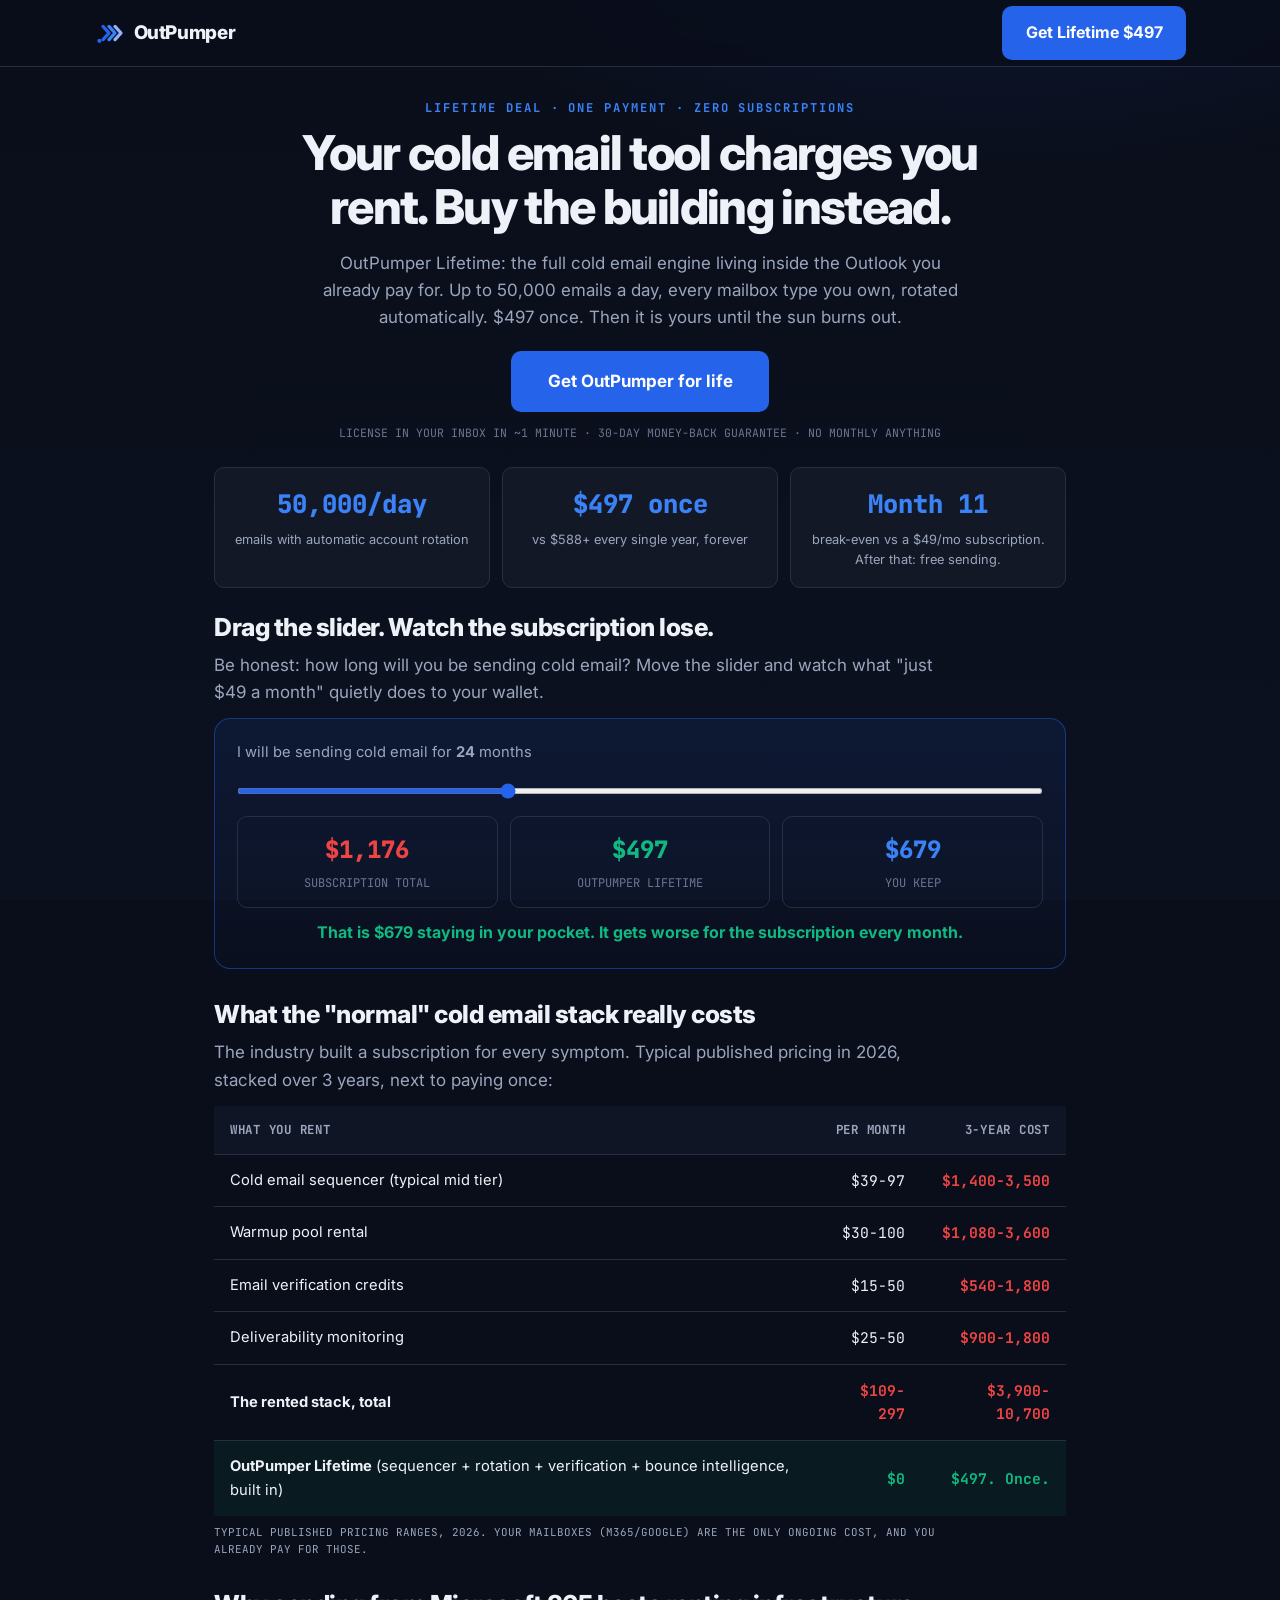
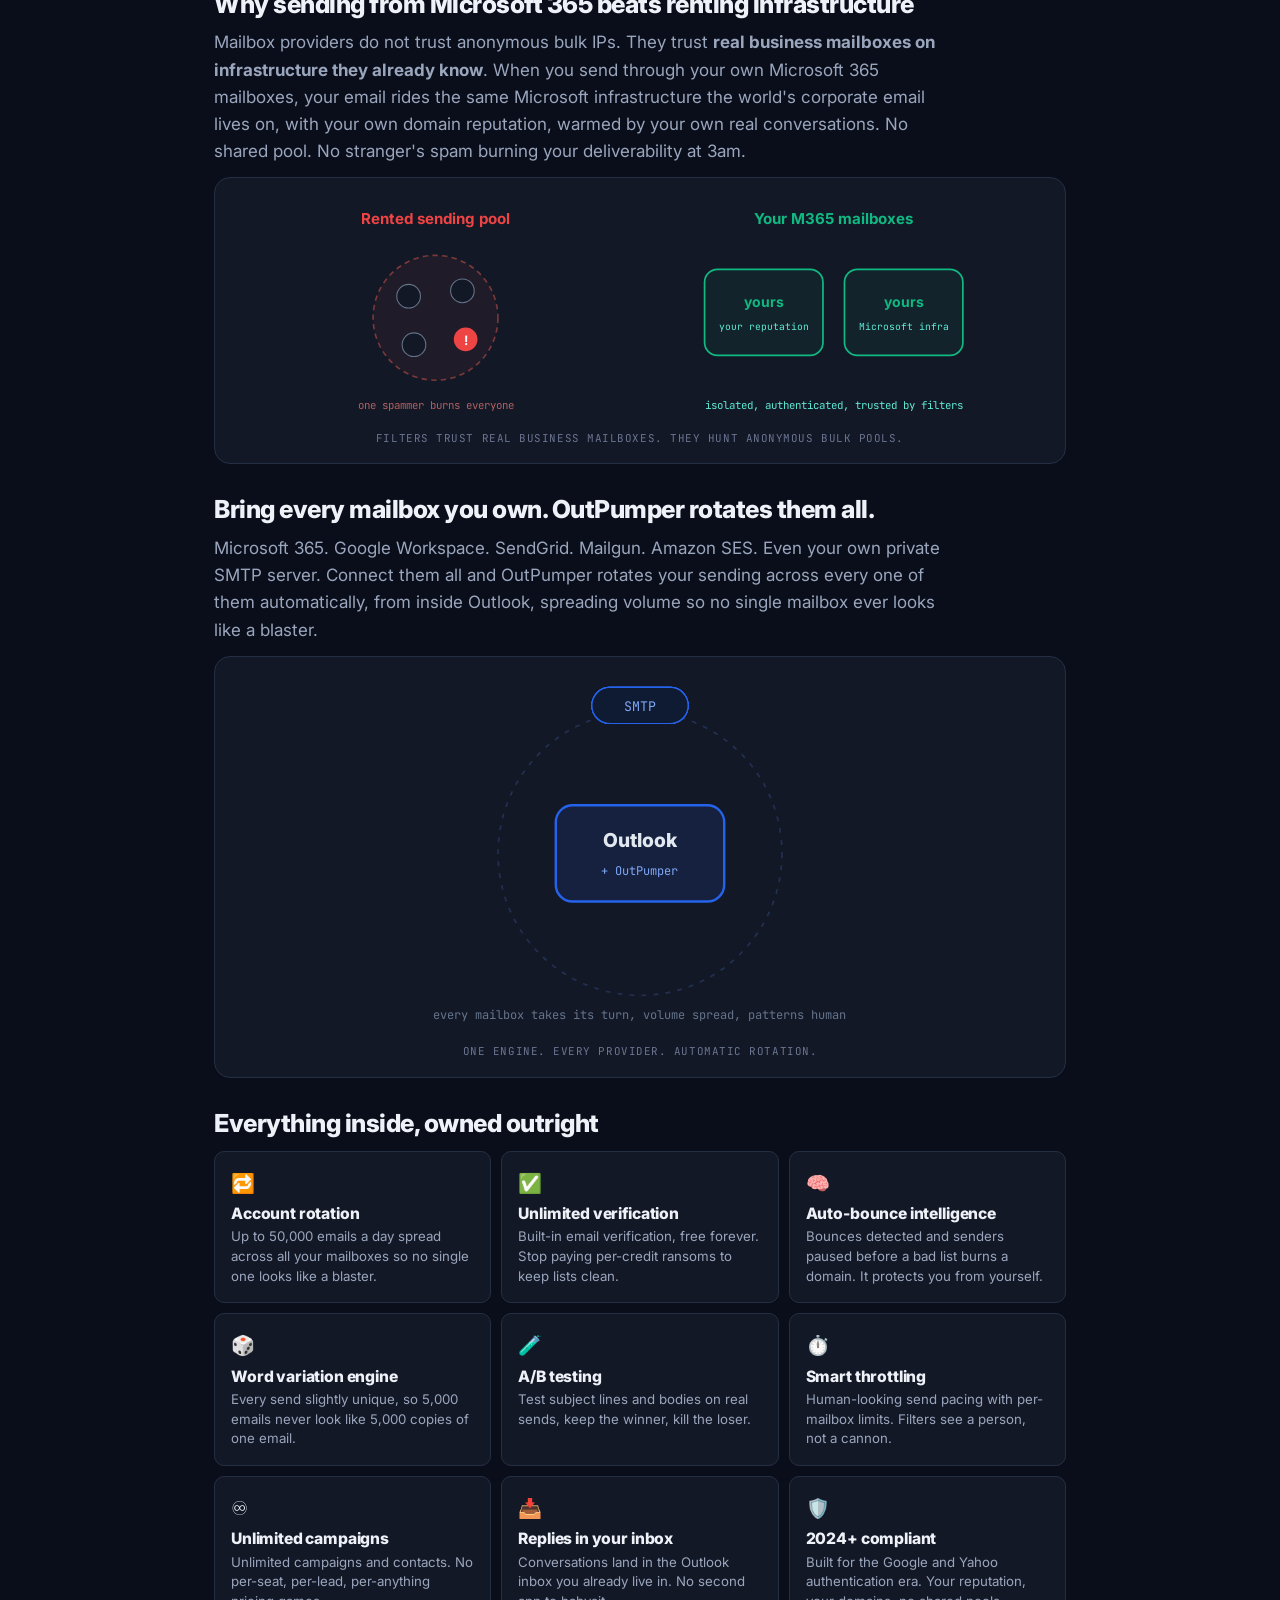
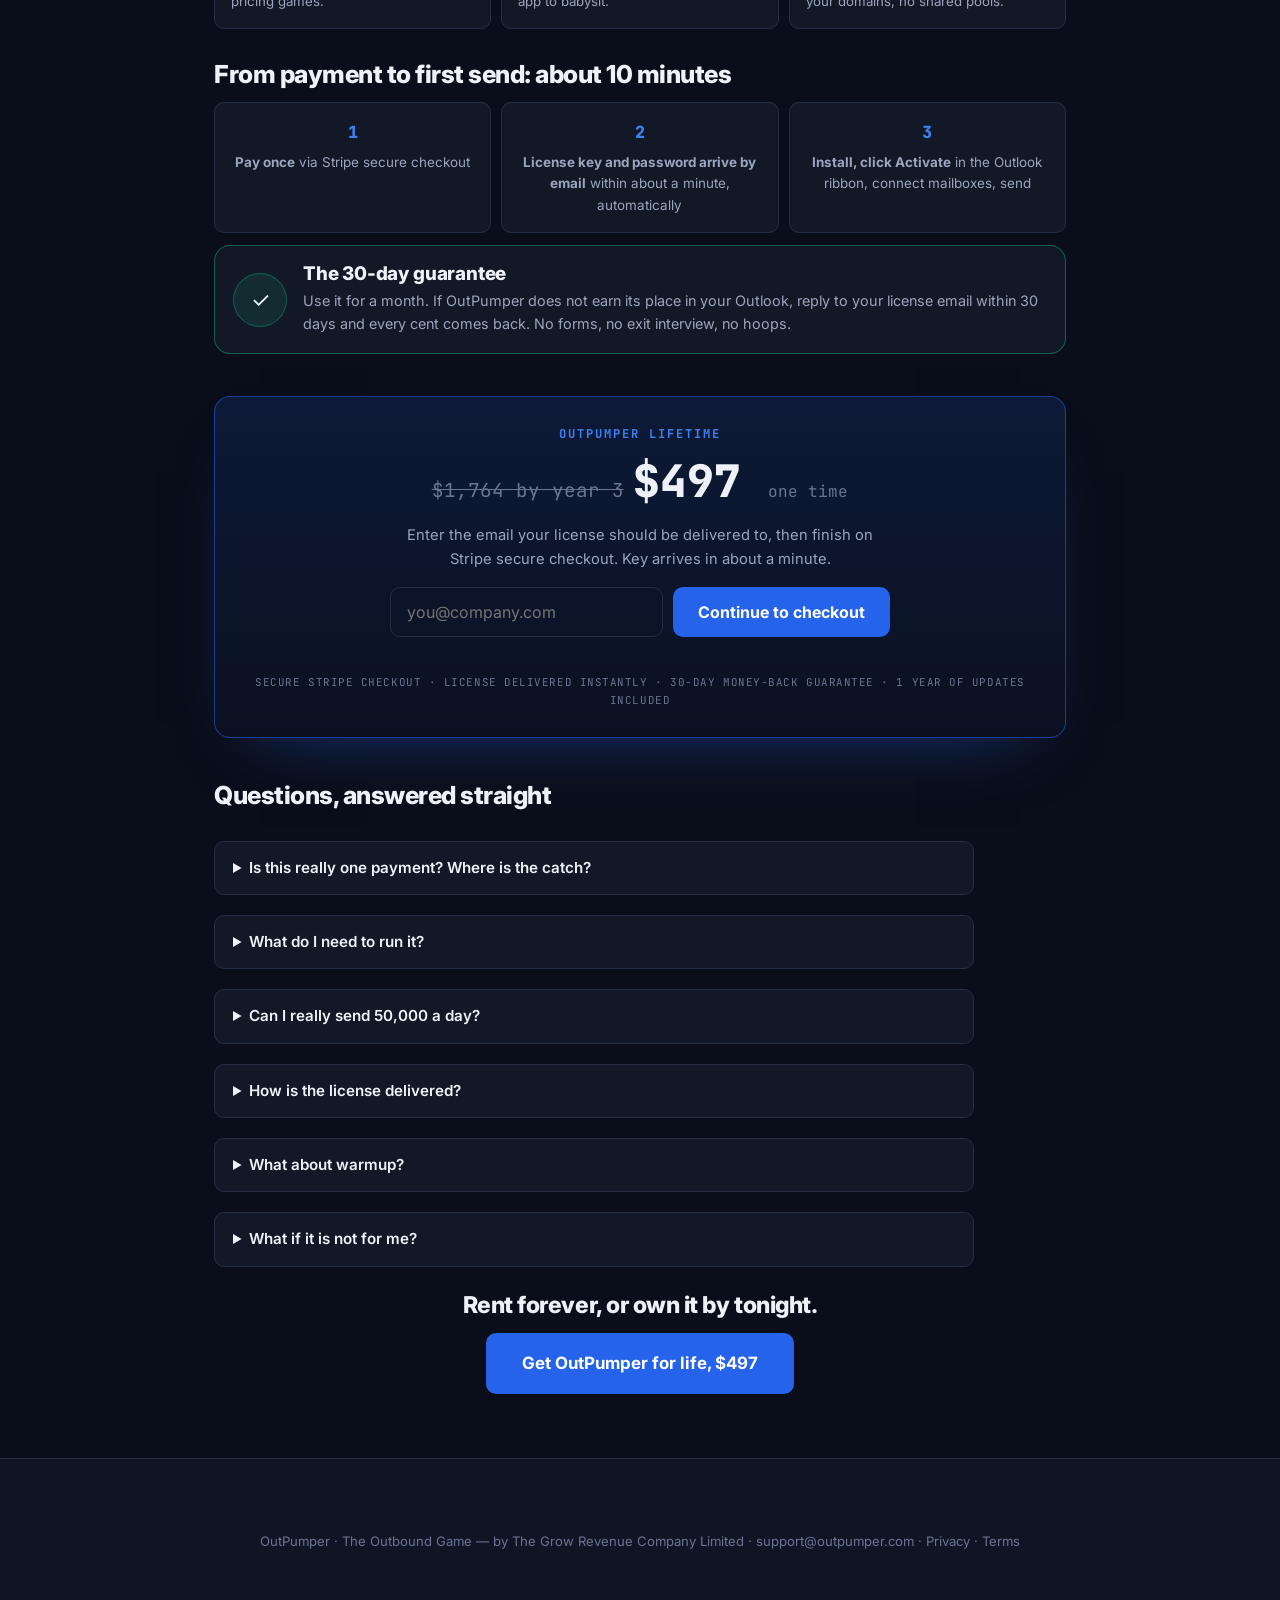
<file: lifetime.html>
<!DOCTYPE html>
<html lang="en">
<head>
<meta charset="utf-8">
<meta name="viewport" content="width=device-width, initial-scale=1">
<meta name="theme-color" content="#0a0e1a">
<title>OutPumper Lifetime: pay once, send cold email forever | OutPumper</title>
<meta name="description" content="One payment, the whole cold email engine inside your Outlook forever. 50,000 emails a day, rotate Microsoft 365, Google Workspace, SendGrid, Mailgun and SMTP mailboxes. $497 once.">
<meta name="robots" content="noindex, nofollow">
<link rel="icon" href="/assets/mark.svg" type="image/svg+xml">
<link rel="preconnect" href="https://fonts.googleapis.com">
<link rel="preconnect" href="https://fonts.gstatic.com" crossorigin>
<link href="https://fonts.googleapis.com/css2?family=Inter:wght@400;500;600;700;800&family=JetBrains+Mono:wght@400;600;700&display=swap" rel="stylesheet">
<link rel="stylesheet" href="/assets/app.css">
<!-- Meta Pixel Code -->
<script>
!function(f,b,e,v,n,t,s)
{if(f.fbq)return;n=f.fbq=function(){n.callMethod?
n.callMethod.apply(n,arguments):n.queue.push(arguments)};
if(!f._fbq)f._fbq=n;n.push=n;n.loaded=!0;n.version='2.0';
n.queue=[];t=b.createElement(e);t.async=!0;
t.src=v;s=b.getElementsByTagName(e)[0];
s.parentNode.insertBefore(t,s)}(window, document,'script',
'https://connect.facebook.net/en_US/fbevents.js');
fbq('init', '2084976475388037');
fbq('track', 'PageView');
</script>
<noscript><img height="1" width="1" style="display:none"
src="https://www.facebook.com/tr?id=2084976475388037&ev=PageView&noscript=1"
/></noscript>
<!-- End Meta Pixel Code -->
<style>
  .lt-wrap{max-width:900px;margin:0 auto;}
  .kicker{font-family:var(--mono);font-size:.76rem;font-weight:700;letter-spacing:.16em;color:var(--accent-bright);text-transform:uppercase;}
  section.lt{margin:10px 0;padding:10px 0;}
  section.lt h2{font-size:1.55rem;margin-bottom:.6rem;line-height:1.25;}
  section.lt > p{color:var(--t2);max-width:740px;}
  .lt-hero{text-align:center;padding:2rem 0 10px;}
  .lt-hero h1{font-size:clamp(1.9rem,4.8vw,3rem);line-height:1.12;max-width:780px;margin:.5rem auto 0;animation:rise .7s ease both;}
  .lt-hero .sub{color:var(--t2);font-size:1.06rem;max-width:640px;margin:1rem auto 1.2rem;animation:rise .7s .12s ease both;}
  .cta-main{font-size:1.06rem;padding:1rem 2.2rem;animation:rise .7s .24s ease both, pulse 2.6s 1.6s ease-in-out infinite;}
  @keyframes rise{from{opacity:0;transform:translateY(14px);}to{opacity:1;transform:none;}}
  @keyframes pulse{0%,100%{box-shadow:0 0 0 0 rgba(37,99,235,.45);}50%{box-shadow:0 0 0 12px rgba(37,99,235,0);}}
  @media(prefers-reduced-motion:reduce){*{animation:none!important;transition:none!important;}}
  .trust-line{font-family:var(--mono);font-size:.72rem;color:var(--t3);margin-top:.8rem;}
  .stat-row{display:grid;grid-template-columns:repeat(3,1fr);gap:12px;margin:14px 0;}
  .stat-card{background:var(--card);border:1px solid var(--border);border-radius:var(--rs);padding:16px;text-align:center;}
  .stat-card .big{font-family:var(--mono);font-weight:800;font-size:1.6rem;color:var(--accent-bright);}
  .stat-card p{color:var(--t2);font-size:.8rem;margin-top:.3rem;}

  /* interactive calculator */
  .calc{background:linear-gradient(180deg,rgba(37,99,235,.1),rgba(37,99,235,.02));border:1px solid rgba(37,99,235,.45);border-radius:var(--r);padding:22px;margin-top:12px;}
  .calc label{display:block;color:var(--t2);font-size:.92rem;margin-bottom:.6rem;}
  .calc input[type=range]{width:100%;accent-color:var(--accent);height:6px;cursor:pointer;}
  .calc .readout{display:flex;justify-content:space-between;gap:12px;margin-top:14px;flex-wrap:wrap;}
  .calc .ro{flex:1;min-width:150px;background:var(--bg);border:1px solid var(--border);border-radius:10px;padding:14px;text-align:center;}
  .calc .ro .v{font-family:var(--mono);font-weight:800;font-size:1.5rem;}
  .calc .ro.bad .v{color:#ef4444;}
  .calc .ro.good .v{color:#10b981;}
  .calc .ro.save .v{color:var(--accent-bright);}
  .calc .ro p{color:var(--t3);font-size:.75rem;margin-top:.3rem;font-family:var(--mono);}
  .calc .verdict{margin-top:12px;text-align:center;font-weight:700;font-size:1rem;}

  /* comparison table */
  .cmp{width:100%;border-collapse:collapse;margin-top:12px;font-size:.9rem;}
  .cmp th,.cmp td{padding:10px 12px;text-align:left;border-bottom:1px solid var(--border);}
  .cmp th{font-family:var(--mono);font-size:.7rem;letter-spacing:.08em;color:var(--t3);text-transform:uppercase;}
  .cmp td.r,.cmp th.r{text-align:right;font-family:var(--mono);}
  .cmp .bad{color:#ef4444;font-weight:700;}
  .cmp .good{color:#10b981;font-weight:700;}
  .cmp tr.hero-row{background:rgba(16,185,129,.07);}
  .cmp tr.hero-row td{border-bottom:none;}
  .cmp-note{font-family:var(--mono);font-size:.68rem;color:var(--t3);margin-top:8px;}

  .viz{margin:12px 0 0;background:var(--card);border:1px solid var(--border);border-radius:var(--r);padding:16px;}
  .viz svg{width:100%;height:auto;display:block;}
  .viz .cap{font-family:var(--mono);font-size:.68rem;color:var(--t3);text-align:center;margin-top:.6rem;letter-spacing:.05em;}
  .fadeup{opacity:0;transform:translateY(10px);transition:all .6s ease;}
  .inview .fadeup{opacity:1;transform:none;}
  .rot-chip{animation:orbit 8s linear infinite;transform-origin:340px 150px;}
  @keyframes orbit{from{transform:rotate(0deg);}to{transform:rotate(360deg);}}
  .rot-chip g{animation:counter 8s linear infinite;transform-origin:340px 27px;}
  @keyframes counter{from{transform:rotate(0deg);}to{transform:rotate(-360deg);}}

  .feat-grid{display:grid;grid-template-columns:repeat(3,1fr);gap:10px;margin-top:12px;}
  .feat{background:var(--card);border:1px solid var(--border);border-radius:var(--rs);padding:16px;transition:transform .18s ease,border-color .18s ease;}
  .feat:hover{transform:translateY(-3px);border-color:var(--accent);}
  .feat h3{font-size:.98rem;margin-bottom:.3rem;}
  .feat p{color:var(--t2);font-size:.83rem;line-height:1.5;}
  .feat .ico{font-size:1.2rem;margin-bottom:.4rem;display:block;}

  .steps3{display:grid;grid-template-columns:repeat(3,1fr);gap:10px;margin-top:12px;}
  .step3{background:var(--card);border:1px solid var(--border);border-radius:var(--rs);padding:16px;text-align:center;}
  .step3 .n{font-family:var(--mono);font-weight:800;color:var(--accent-bright);font-size:1.05rem;}
  .step3 p{color:var(--t2);font-size:.84rem;margin-top:.35rem;}

  .g-card{display:flex;gap:1rem;align-items:center;background:var(--card);border:1px solid rgba(16,185,129,.45);border-radius:var(--r);padding:18px;margin-top:12px;}
  .g-card .badge{flex:none;width:54px;height:54px;border-radius:50%;display:grid;place-items:center;background:rgba(16,185,129,.12);border:1px solid rgba(16,185,129,.4);font-size:1.4rem;}
  .g-card p{color:var(--t2);font-size:.9rem;}

  .buy-card{background:linear-gradient(180deg,rgba(37,99,235,.14),rgba(37,99,235,.03));border:1px solid rgba(37,99,235,.55);border-radius:var(--r);padding:28px;text-align:center;margin:12px 0;box-shadow:0 30px 70px -45px rgba(37,99,235,.6);}
  .buy-card .amount{font-family:var(--mono);font-weight:800;font-size:2.8rem;}
  .buy-card .amount .was{font-size:1.2rem;color:var(--t3);text-decoration:line-through;font-weight:400;margin-right:.6rem;}
  .buy-card .amount span.per{font-size:1rem;color:var(--t3);font-weight:400;}
  .buy-card p.note{color:var(--t2);font-size:.92rem;margin:.5rem auto 1rem;max-width:480px;}
  .buy-form{display:flex;gap:10px;max-width:500px;margin:0 auto;flex-wrap:wrap;justify-content:center;}
  .buy-form input[type=email]{flex:1;min-width:230px;background:var(--bg);border:1px solid var(--border);border-radius:10px;color:var(--t1);font-family:inherit;font-size:1rem;padding:14px 16px;}
  .buy-form input[type=email]:focus{outline:none;border-color:var(--accent);}
  .buy-form button{font-size:1rem;padding:14px 24px;}
  .err-line{color:#ef4444;font-size:.85rem;min-height:1.2em;margin-top:.5rem;font-family:var(--mono);}
  .fine{font-family:var(--mono);font-size:.68rem;color:var(--t3);margin-top:.8rem;letter-spacing:.05em;}

  .faq details{background:var(--card);border:1px solid var(--border);border-radius:var(--rs);padding:14px 18px;margin-top:8px;}
  .faq summary{cursor:pointer;font-weight:600;font-size:.95rem;}
  .faq p{color:var(--t2);font-size:.88rem;margin-top:.55rem;}

  /* sticky mobile CTA bar */
  .sticky-cta{position:fixed;left:0;right:0;bottom:0;background:rgba(10,14,26,.96);border-top:1px solid var(--border);padding:10px 14px;display:none;z-index:60;backdrop-filter:blur(8px);}
  .sticky-cta.show{display:flex;align-items:center;justify-content:space-between;gap:10px;}
  .sticky-cta .p{font-family:var(--mono);font-weight:800;font-size:1rem;}
  .sticky-cta .p small{color:var(--t3);font-weight:400;font-size:.7rem;display:block;}

  /* exit popup */
  .popup-ov{position:fixed;inset:0;background:rgba(4,7,14,.8);z-index:100;display:none;align-items:center;justify-content:center;padding:18px;backdrop-filter:blur(4px);}
  .popup-ov.show{display:flex;}
  .popup{background:var(--card);border:1px solid rgba(37,99,235,.55);border-radius:16px;max-width:460px;width:100%;padding:26px;text-align:center;position:relative;animation:pop .3s ease both;}
  @keyframes pop{from{opacity:0;transform:scale(.94);}to{opacity:1;transform:scale(1);}}
  .popup .x{position:absolute;top:10px;right:14px;background:none;border:none;color:var(--t3);font-size:1.3rem;cursor:pointer;}
  .popup h3{font-size:1.3rem;margin:.3rem 0 .5rem;}
  .popup p{color:var(--t2);font-size:.92rem;margin-bottom:.9rem;}
  .popup .math{font-family:var(--mono);font-size:.85rem;color:var(--t2);background:var(--bg);border:1px solid var(--border);border-radius:10px;padding:12px;margin-bottom:1rem;}
  .popup .math b{color:#ef4444;}
  .popup .math .g{color:#10b981;font-weight:700;}

  @media(max-width:700px){.feat-grid{grid-template-columns:1fr 1fr;}.stat-row{grid-template-columns:1fr;}.steps3{grid-template-columns:1fr;}.cmp{font-size:.78rem;}.cmp th,.cmp td{padding:8px 6px;}}
  @media(max-width:460px){.feat-grid{grid-template-columns:1fr;}}
</style>
</head>
<body>

<header class="nav">
  <div class="container nav-inner">
    <a class="brand" href="/"><img class="dot" src="/assets/mark.svg" alt=""> OutPumper</a>
    <div class="nav-cta">
      <a class="btn btn-primary" href="#buy">Get Lifetime $497</a>
    </div>
  </div>
</header>

<main class="container lt-wrap">

  <div class="lt-hero">
    <p class="kicker">Lifetime deal &middot; One payment &middot; Zero subscriptions</p>
    <h1>Your cold email tool charges you rent. Buy the building instead.</h1>
    <p class="sub">OutPumper Lifetime: the full cold email engine living inside the Outlook you already pay for. Up to 50,000 emails a day, every mailbox type you own, rotated automatically. $497 once. Then it is yours until the sun burns out.</p>
    <a class="btn btn-primary cta-main" href="#buy">Get OutPumper for life</a>
    <p class="trust-line">LICENSE IN YOUR INBOX IN ~1 MINUTE &middot; 30-DAY MONEY-BACK GUARANTEE &middot; NO MONTHLY ANYTHING</p>
  </div>

  <div class="stat-row" data-anim>
    <div class="stat-card"><div class="big"><span class="count" data-to="50000" data-sep="1">0</span>/day</div><p>emails with automatic account rotation</p></div>
    <div class="stat-card"><div class="big">$<span class="count" data-to="497">0</span> once</div><p>vs $588+ every single year, forever</p></div>
    <div class="stat-card"><div class="big">Month <span class="count" data-to="11">0</span></div><p>break-even vs a $49/mo subscription. After that: free sending.</p></div>
  </div>

  <section class="lt" data-anim>
    <h2>Drag the slider. Watch the subscription lose.</h2>
    <p>Be honest: how long will you be sending cold email? Move the slider and watch what "just $49 a month" quietly does to your wallet.</p>
    <div class="calc">
      <label>I will be sending cold email for <strong id="calcmo">24</strong> months</label>
      <input type="range" id="calcrange" min="6" max="60" step="1" value="24">
      <div class="readout">
        <div class="ro bad"><div class="v" id="calcsub">$1,176</div><p>SUBSCRIPTION TOTAL</p></div>
        <div class="ro good"><div class="v">$497</div><p>OUTPUMPER LIFETIME</p></div>
        <div class="ro save"><div class="v" id="calcsave">$679</div><p>YOU KEEP</p></div>
      </div>
      <p class="verdict" id="calcverdict"></p>
    </div>
  </section>

  <section class="lt" data-anim>
    <h2>What the "normal" cold email stack really costs</h2>
    <p>The industry built a subscription for every symptom. Typical published pricing in 2026, stacked over 3 years, next to paying once:</p>
    <table class="cmp">
      <thead><tr><th>What you rent</th><th class="r">Per month</th><th class="r">3-year cost</th></tr></thead>
      <tbody>
        <tr class="fadeup"><td>Cold email sequencer (typical mid tier)</td><td class="r">$39-97</td><td class="r bad">$1,400-3,500</td></tr>
        <tr class="fadeup"><td>Warmup pool rental</td><td class="r">$30-100</td><td class="r bad">$1,080-3,600</td></tr>
        <tr class="fadeup"><td>Email verification credits</td><td class="r">$15-50</td><td class="r bad">$540-1,800</td></tr>
        <tr class="fadeup"><td>Deliverability monitoring</td><td class="r">$25-50</td><td class="r bad">$900-1,800</td></tr>
        <tr class="fadeup"><td><strong>The rented stack, total</strong></td><td class="r bad">$109-297</td><td class="r bad">$3,900-10,700</td></tr>
        <tr class="hero-row fadeup"><td><strong>OutPumper Lifetime</strong> (sequencer + rotation + verification + bounce intelligence, built in)</td><td class="r good">$0</td><td class="r good">$497. Once.</td></tr>
      </tbody>
    </table>
    <p class="cmp-note">TYPICAL PUBLISHED PRICING RANGES, 2026. YOUR MAILBOXES (M365/GOOGLE) ARE THE ONLY ONGOING COST, AND YOU ALREADY PAY FOR THOSE.</p>
  </section>

  <section class="lt" data-anim>
    <h2>Why sending from Microsoft 365 beats renting infrastructure</h2>
    <p>Mailbox providers do not trust anonymous bulk IPs. They trust <strong>real business mailboxes on infrastructure they already know</strong>. When you send through your own Microsoft 365 mailboxes, your email rides the same Microsoft infrastructure the world's corporate email lives on, with your own domain reputation, warmed by your own real conversations. No shared pool. No stranger's spam burning your deliverability at 3am.</p>
    <div class="viz">
      <svg viewBox="0 0 760 210" xmlns="http://www.w3.org/2000/svg" role="img" aria-label="Shared pool risk vs own mailbox trust">
        <text x="190" y="28" font-family="Inter" font-weight="700" font-size="14" fill="#ef4444" text-anchor="middle">Rented sending pool</text>
        <circle cx="190" cy="115" r="58" fill="rgba(239,68,68,.06)" stroke="#7a3a3a" stroke-width="1.5" stroke-dasharray="5 4"/>
        <circle cx="165" cy="95" r="11" fill="#131826" stroke="#64748b"/><circle cx="215" cy="90" r="11" fill="#131826" stroke="#64748b"/>
        <circle cx="170" cy="140" r="11" fill="#131826" stroke="#64748b"/><circle cx="218" cy="135" r="11" fill="#ef4444"/>
        <text x="218" y="140" font-family="Inter" font-weight="700" font-size="12" fill="#fff" text-anchor="middle">!</text>
        <text x="190" y="200" font-family="JetBrains Mono" font-size="10" fill="#b06060" text-anchor="middle">one spammer burns everyone</text>
        <text x="560" y="28" font-family="Inter" font-weight="700" font-size="14" fill="#10b981" text-anchor="middle">Your M365 mailboxes</text>
        <rect x="440" y="70" width="110" height="80" rx="12" fill="rgba(16,185,129,.07)" stroke="#10b981" stroke-width="1.6"/>
        <text x="495" y="105" font-family="Inter" font-weight="700" font-size="13" fill="#10b981" text-anchor="middle">yours</text>
        <text x="495" y="126" font-family="JetBrains Mono" font-size="9" fill="#5eead4" text-anchor="middle">your reputation</text>
        <rect x="570" y="70" width="110" height="80" rx="12" fill="rgba(16,185,129,.07)" stroke="#10b981" stroke-width="1.6"/>
        <text x="625" y="105" font-family="Inter" font-weight="700" font-size="13" fill="#10b981" text-anchor="middle">yours</text>
        <text x="625" y="126" font-family="JetBrains Mono" font-size="9" fill="#5eead4" text-anchor="middle">Microsoft infra</text>
        <text x="560" y="200" font-family="JetBrains Mono" font-size="10" fill="#5eead4" text-anchor="middle">isolated, authenticated, trusted by filters</text>
      </svg>
      <p class="cap">FILTERS TRUST REAL BUSINESS MAILBOXES. THEY HUNT ANONYMOUS BULK POOLS.</p>
    </div>
  </section>

  <section class="lt" data-anim>
    <h2>Bring every mailbox you own. OutPumper rotates them all.</h2>
    <p>Microsoft 365. Google Workspace. SendGrid. Mailgun. Amazon SES. Even your own private SMTP server. Connect them all and OutPumper rotates your sending across every one of them automatically, from inside Outlook, spreading volume so no single mailbox ever looks like a blaster.</p>
    <div class="viz">
      <svg viewBox="0 0 680 300" xmlns="http://www.w3.org/2000/svg" role="img" aria-label="Mailbox providers rotating into Outlook">
        <rect x="270" y="110" width="140" height="80" rx="14" fill="rgba(37,99,235,.12)" stroke="#2563eb" stroke-width="2"/>
        <text x="340" y="145" font-family="Inter" font-weight="800" font-size="16" fill="#e2e8f0" text-anchor="middle">Outlook</text>
        <text x="340" y="168" font-family="JetBrains Mono" font-size="10" fill="#7fa7f7" text-anchor="middle">+ OutPumper</text>
        <circle cx="340" cy="150" r="118" fill="none" stroke="#223052" stroke-width="1.4" stroke-dasharray="4 6"/>
        <g class="rot-chip"><g><rect x="300" y="12" width="80" height="30" rx="15" fill="#0f1a33" stroke="#2563eb"/><text x="340" y="32" font-family="JetBrains Mono" font-size="11" fill="#7fa7f7" text-anchor="middle">M365</text></g></g>
        <g class="rot-chip" style="animation-delay:-1.6s"><g style="animation-delay:-1.6s"><rect x="300" y="12" width="80" height="30" rx="15" fill="#0f1a33" stroke="#2563eb"/><text x="340" y="32" font-family="JetBrains Mono" font-size="9" fill="#7fa7f7" text-anchor="middle">GWorkspace</text></g></g>
        <g class="rot-chip" style="animation-delay:-3.2s"><g style="animation-delay:-3.2s"><rect x="300" y="12" width="80" height="30" rx="15" fill="#0f1a33" stroke="#2563eb"/><text x="340" y="32" font-family="JetBrains Mono" font-size="10" fill="#7fa7f7" text-anchor="middle">SendGrid</text></g></g>
        <g class="rot-chip" style="animation-delay:-4.8s"><g style="animation-delay:-4.8s"><rect x="300" y="12" width="80" height="30" rx="15" fill="#0f1a33" stroke="#2563eb"/><text x="340" y="32" font-family="JetBrains Mono" font-size="10" fill="#7fa7f7" text-anchor="middle">Mailgun</text></g></g>
        <g class="rot-chip" style="animation-delay:-6.4s"><g style="animation-delay:-6.4s"><rect x="300" y="12" width="80" height="30" rx="15" fill="#0f1a33" stroke="#2563eb"/><text x="340" y="32" font-family="JetBrains Mono" font-size="11" fill="#7fa7f7" text-anchor="middle">SMTP</text></g></g>
        <text x="340" y="288" font-family="JetBrains Mono" font-size="10" fill="#64748b" text-anchor="middle">every mailbox takes its turn, volume spread, patterns human</text>
      </svg>
      <p class="cap">ONE ENGINE. EVERY PROVIDER. AUTOMATIC ROTATION.</p>
    </div>
  </section>

  <section class="lt">
    <h2>Everything inside, owned outright</h2>
    <div class="feat-grid">
      <div class="feat"><span class="ico">🔁</span><h3>Account rotation</h3><p>Up to 50,000 emails a day spread across all your mailboxes so no single one looks like a blaster.</p></div>
      <div class="feat"><span class="ico">✅</span><h3>Unlimited verification</h3><p>Built-in email verification, free forever. Stop paying per-credit ransoms to keep lists clean.</p></div>
      <div class="feat"><span class="ico">🧠</span><h3>Auto-bounce intelligence</h3><p>Bounces detected and senders paused before a bad list burns a domain. It protects you from yourself.</p></div>
      <div class="feat"><span class="ico">🎲</span><h3>Word variation engine</h3><p>Every send slightly unique, so 5,000 emails never look like 5,000 copies of one email.</p></div>
      <div class="feat"><span class="ico">🧪</span><h3>A/B testing</h3><p>Test subject lines and bodies on real sends, keep the winner, kill the loser.</p></div>
      <div class="feat"><span class="ico">⏱️</span><h3>Smart throttling</h3><p>Human-looking send pacing with per-mailbox limits. Filters see a person, not a cannon.</p></div>
      <div class="feat"><span class="ico">♾️</span><h3>Unlimited campaigns</h3><p>Unlimited campaigns and contacts. No per-seat, per-lead, per-anything pricing games.</p></div>
      <div class="feat"><span class="ico">📥</span><h3>Replies in your inbox</h3><p>Conversations land in the Outlook inbox you already live in. No second app to babysit.</p></div>
      <div class="feat"><span class="ico">🛡️</span><h3>2024+ compliant</h3><p>Built for the Google and Yahoo authentication era. Your reputation, your domains, no shared pools.</p></div>
    </div>
  </section>

  <section class="lt" data-anim>
    <h2>From payment to first send: about 10 minutes</h2>
    <div class="steps3">
      <div class="step3"><div class="n">1</div><p><strong>Pay once</strong> via Stripe secure checkout</p></div>
      <div class="step3"><div class="n">2</div><p><strong>License key and password arrive by email</strong> within about a minute, automatically</p></div>
      <div class="step3"><div class="n">3</div><p><strong>Install, click Activate</strong> in the Outlook ribbon, connect mailboxes, send</p></div>
    </div>
    <div class="g-card">
      <div class="badge">✓</div>
      <div>
        <h3 style="margin-bottom:.25rem;">The 30-day guarantee</h3>
        <p>Use it for a month. If OutPumper does not earn its place in your Outlook, reply to your license email within 30 days and every cent comes back. No forms, no exit interview, no hoops.</p>
      </div>
    </div>
  </section>

  <section class="lt" id="buy">
    <div class="buy-card">
      <p class="kicker">OutPumper Lifetime</p>
      <div class="amount"><span class="was">$1,764 by year 3</span>$497 <span class="per">one time</span></div>
      <p class="note">Enter the email your license should be delivered to, then finish on Stripe secure checkout. Key arrives in about a minute.</p>
      <form class="buy-form" id="ltform">
        <input type="email" id="ltemail" placeholder="you@company.com" required>
        <input type="text" id="lthp" value="" style="display:none" tabindex="-1" autocomplete="off">
        <button type="submit" class="btn btn-primary">Continue to checkout</button>
      </form>
      <p class="err-line" id="lterr"></p>
      <p class="fine">SECURE STRIPE CHECKOUT &middot; LICENSE DELIVERED INSTANTLY &middot; 30-DAY MONEY-BACK GUARANTEE &middot; 1 YEAR OF UPDATES INCLUDED</p>
    </div>
  </section>

  <section class="lt faq">
    <h2>Questions, answered straight</h2>
    <details><summary>Is this really one payment? Where is the catch?</summary><p>One payment, $497, the license is yours. Year one of updates included; after that updates are $97 a year and completely optional. Your version keeps working forever either way. The "catch" is that we would rather sell you a tool once than rent you one forever. Radical, we know.</p></details>
    <details><summary>What do I need to run it?</summary><p>Windows with desktop Outlook. Your mailboxes can be Microsoft 365, Google Workspace, SendGrid, Mailgun, SES or your own SMTP server. Install takes about 2 minutes and OutPumper appears as a tab in the Outlook ribbon.</p></details>
    <details><summary>Can I really send 50,000 a day?</summary><p>That is the engine ceiling with account rotation across many mailboxes. Whether YOU should send 50,000 a day depends on how many warmed mailboxes you run. The tool enforces sane per-mailbox limits and human pacing precisely so you scale without burning domains.</p></details>
    <details><summary>How is the license delivered?</summary><p>Automatically by email within about a minute of payment: license key, password, and the 3-step activation. Sent to the exact email you enter above, so type it like you mean it.</p></details>
    <details><summary>What about warmup?</summary><p>Honest answer: authentication on your own domains matters more than any warmup tool, and ramping new mailboxes gradually is free. OutPumper's throttling and rotation handle the pacing. Nobody needs a $100-a-month warmup rental. That is half the reason this deal exists.</p></details>
    <details><summary>What if it is not for me?</summary><p>30 days, full refund, reply to your license email and it is done. The risk is not $497. The risk is paying $49 a month for five more years.</p></details>
  </section>

  <div class="lt-hero" style="padding:6px 0 24px;">
    <h2 style="font-size:1.45rem;">Rent forever, or own it by tonight.</h2>
    <a class="btn btn-primary cta-main" style="margin-top:.9rem;" href="#buy">Get OutPumper for life, $497</a>
  </div>

</main>

<div class="sticky-cta" id="stickycta">
  <div class="p">$497 once <small>vs $49/mo forever</small></div>
  <a class="btn btn-primary" href="#buy">Get Lifetime</a>
</div>

<div class="popup-ov" id="popup">
  <div class="popup">
    <button class="x" id="popupx" aria-label="Close">&times;</button>
    <p class="kicker">Before you go</p>
    <h3>Leaving means choosing the subscription.</h3>
    <div class="math">Walk away today, keep renting:<br><b>$49 x 36 months = $1,764</b><br>Stay 60 more seconds, pay once:<br><span class="g">$497, owned, guaranteed for 30 days</span></div>
    <p>If it does not earn its keep in a month, one reply gets you a full refund. The subscription never makes you that offer.</p>
    <button class="btn btn-primary" id="popupcta" style="width:100%;">Fine, show me the checkout</button>
  </div>
</div>

<footer class="site">
  <div class="container">
    <p style="color:var(--t3);font-size:.82rem;text-align:center;padding:1rem 0;">OutPumper &middot; The Outbound Game &mdash; by The Grow Revenue Company Limited &middot; support@outpumper.com &middot; <a href="/privacy.html" style="color:var(--t3);">Privacy</a> &middot; <a href="/terms.html" style="color:var(--t3);">Terms</a></p>
  </div>
</footer>

<script>
(function () {
  // ---- interactive savings calculator ----
  var range = document.getElementById("calcrange");
  var fmt = function (n) { return "$" + Math.round(n).toString().replace(/\B(?=(\d{3})+(?!\d))/g, ","); };
  function calc() {
    var m = parseInt(range.value, 10);
    var sub = m * 49;
    var save = sub - 497;
    document.getElementById("calcmo").textContent = m;
    document.getElementById("calcsub").textContent = fmt(sub);
    document.getElementById("calcsave").textContent = save > 0 ? fmt(save) : "$0";
    var v = document.getElementById("calcverdict");
    if (save > 0) {
      v.textContent = "That is " + fmt(save) + " staying in your pocket. It gets worse for the subscription every month.";
      v.style.color = "#10b981";
    } else {
      v.textContent = "Under 11 months the subscription wins. Sending longer than that? Lifetime wins, forever.";
      v.style.color = "#a8b3c4";
    }
  }
  range.addEventListener("input", calc);
  calc();

  // ---- count-ups + scroll animations ----
  function animateCount(el) {
    var to = parseFloat(el.getAttribute("data-to"));
    var sep = el.getAttribute("data-sep") === "1";
    var dur = 1300, t0 = null;
    function step(ts) {
      if (!t0) t0 = ts;
      var p = Math.min((ts - t0) / dur, 1);
      var eased = 1 - Math.pow(1 - p, 3);
      var val = Math.round(to * eased);
      el.textContent = sep ? val.toString().replace(/\B(?=(\d{3})+(?!\d))/g, ",") : val;
      if (p < 1) requestAnimationFrame(step);
    }
    requestAnimationFrame(step);
  }
  var seenEls = [];
  if ("IntersectionObserver" in window) {
    var io = new IntersectionObserver(function (entries) {
      entries.forEach(function (en) {
        if (en.isIntersecting && seenEls.indexOf(en.target) === -1) {
          seenEls.push(en.target);
          en.target.classList.add("inview");
          en.target.querySelectorAll(".count").forEach(animateCount);
          io.unobserve(en.target);
        }
      });
    }, { threshold: .25 });
    document.querySelectorAll("[data-anim]").forEach(function (s) { io.observe(s); });
  } else {
    document.querySelectorAll("[data-anim]").forEach(function (s) { s.classList.add("inview"); });
    document.querySelectorAll(".count").forEach(animateCount);
  }

  // ---- sticky CTA after hero scrolls out ----
  var sticky = document.getElementById("stickycta");
  var buySection = document.getElementById("buy");
  window.addEventListener("scroll", function () {
    var past = window.scrollY > 560;
    var r = buySection.getBoundingClientRect();
    var atBuy = r.top < window.innerHeight && r.bottom > 0;
    sticky.classList.toggle("show", past && !atBuy);
  }, { passive: true });

  // ---- checkout form ----
  function goCheckout(email) {
    if (typeof fbq === "function") { fbq("track", "InitiateCheckout", { content_name: "lifetime", value: 497, currency: "USD" }); }
    var params = new URLSearchParams(location.search);
    var payload = {
      email: email, magnet: "lifetime-intent", hp: document.getElementById("lthp").value,
      utm_source: params.get("utm_source") || "", utm_medium: params.get("utm_medium") || "",
      utm_campaign: params.get("utm_campaign") || ""
    };
    fetch("/api/lead-capture", { method: "POST", headers: { "Content-Type": "application/json" }, body: JSON.stringify(payload) })
      .catch(function () {})
      .finally(function () {
        window.location.href = "https://buy.stripe.com/fZuaEXgUI07SgSJd1C9oc0q?prefilled_email=" + encodeURIComponent(email);
      });
  }
  document.getElementById("ltform").addEventListener("submit", function (ev) {
    ev.preventDefault();
    var err = document.getElementById("lterr"); err.textContent = "";
    var email = (document.getElementById("ltemail").value || "").trim().toLowerCase();
    if (!/^[^\s@]+@[^\s@]+\.[^\s@]+$/.test(email)) { err.textContent = "Enter a valid email address"; return; }
    var btn = this.querySelector("button");
    btn.textContent = "Opening secure checkout\u2026"; btn.disabled = true;
    goCheckout(email);
    setTimeout(function () { btn.textContent = "Continue to checkout"; btn.disabled = false; }, 8000);
  });

  // ---- exit-intent popup (desktop) + deep-scroll popup (mobile), once per session ----
  var popup = document.getElementById("popup");
  function showPopup() {
    try {
      if (sessionStorage.getItem("lt_popup")) return;
      sessionStorage.setItem("lt_popup", "1");
    } catch (e) {}
    popup.classList.add("show");
    if (typeof fbq === "function") { fbq("trackCustom", "ExitPopupShown"); }
  }
  document.addEventListener("mouseout", function (e) {
    if (!e.relatedTarget && e.clientY <= 0) showPopup();
  });
  var isMobile = /Mobi|Android/i.test(navigator.userAgent);
  if (isMobile) {
    var fired = false;
    window.addEventListener("scroll", function () {
      if (fired) return;
      var depth = (window.scrollY + window.innerHeight) / document.body.scrollHeight;
      if (depth > 0.62) { fired = true; setTimeout(showPopup, 12000); }
    }, { passive: true });
  }
  document.getElementById("popupx").addEventListener("click", function () { popup.classList.remove("show"); });
  popup.addEventListener("click", function (e) { if (e.target === popup) popup.classList.remove("show"); });
  document.getElementById("popupcta").addEventListener("click", function () {
    popup.classList.remove("show");
    document.getElementById("buy").scrollIntoView({ behavior: "smooth" });
    setTimeout(function () { document.getElementById("ltemail").focus(); }, 600);
  });
})();
</script>

</body>
</html>
</file>
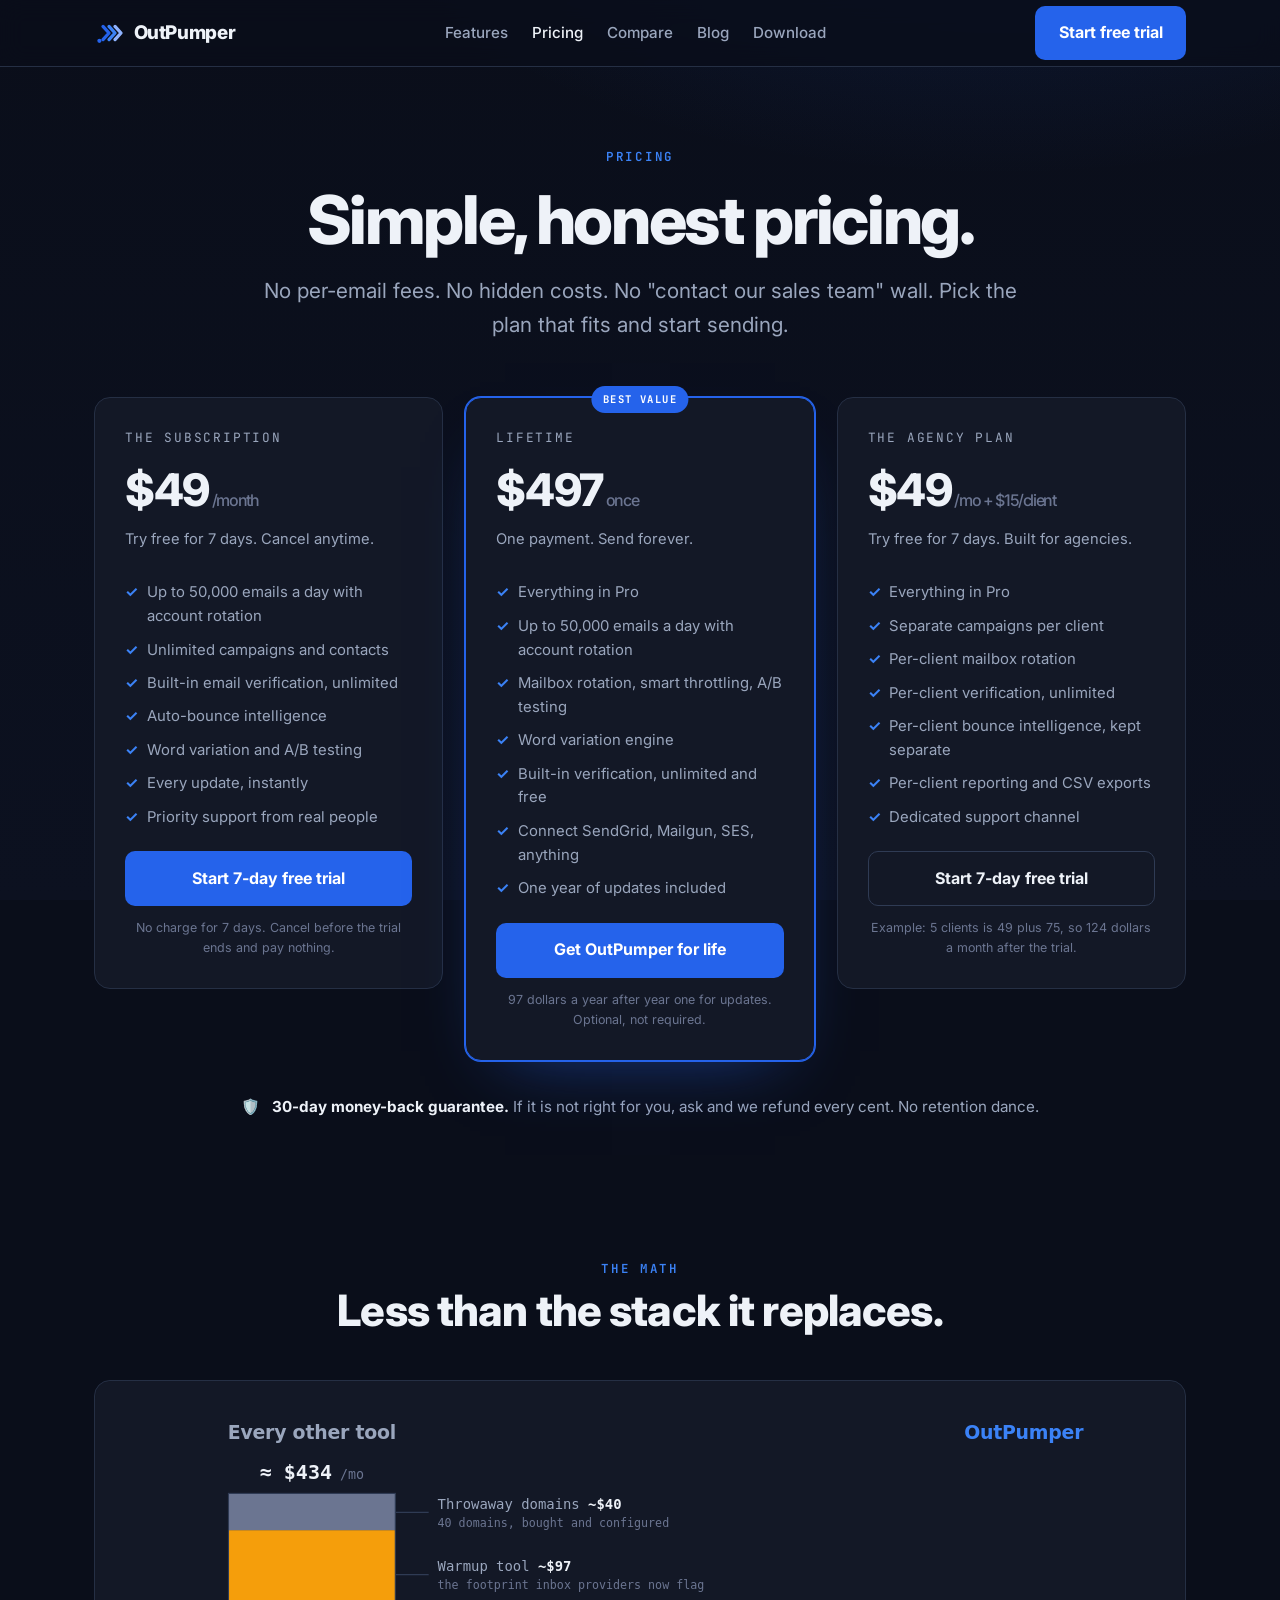
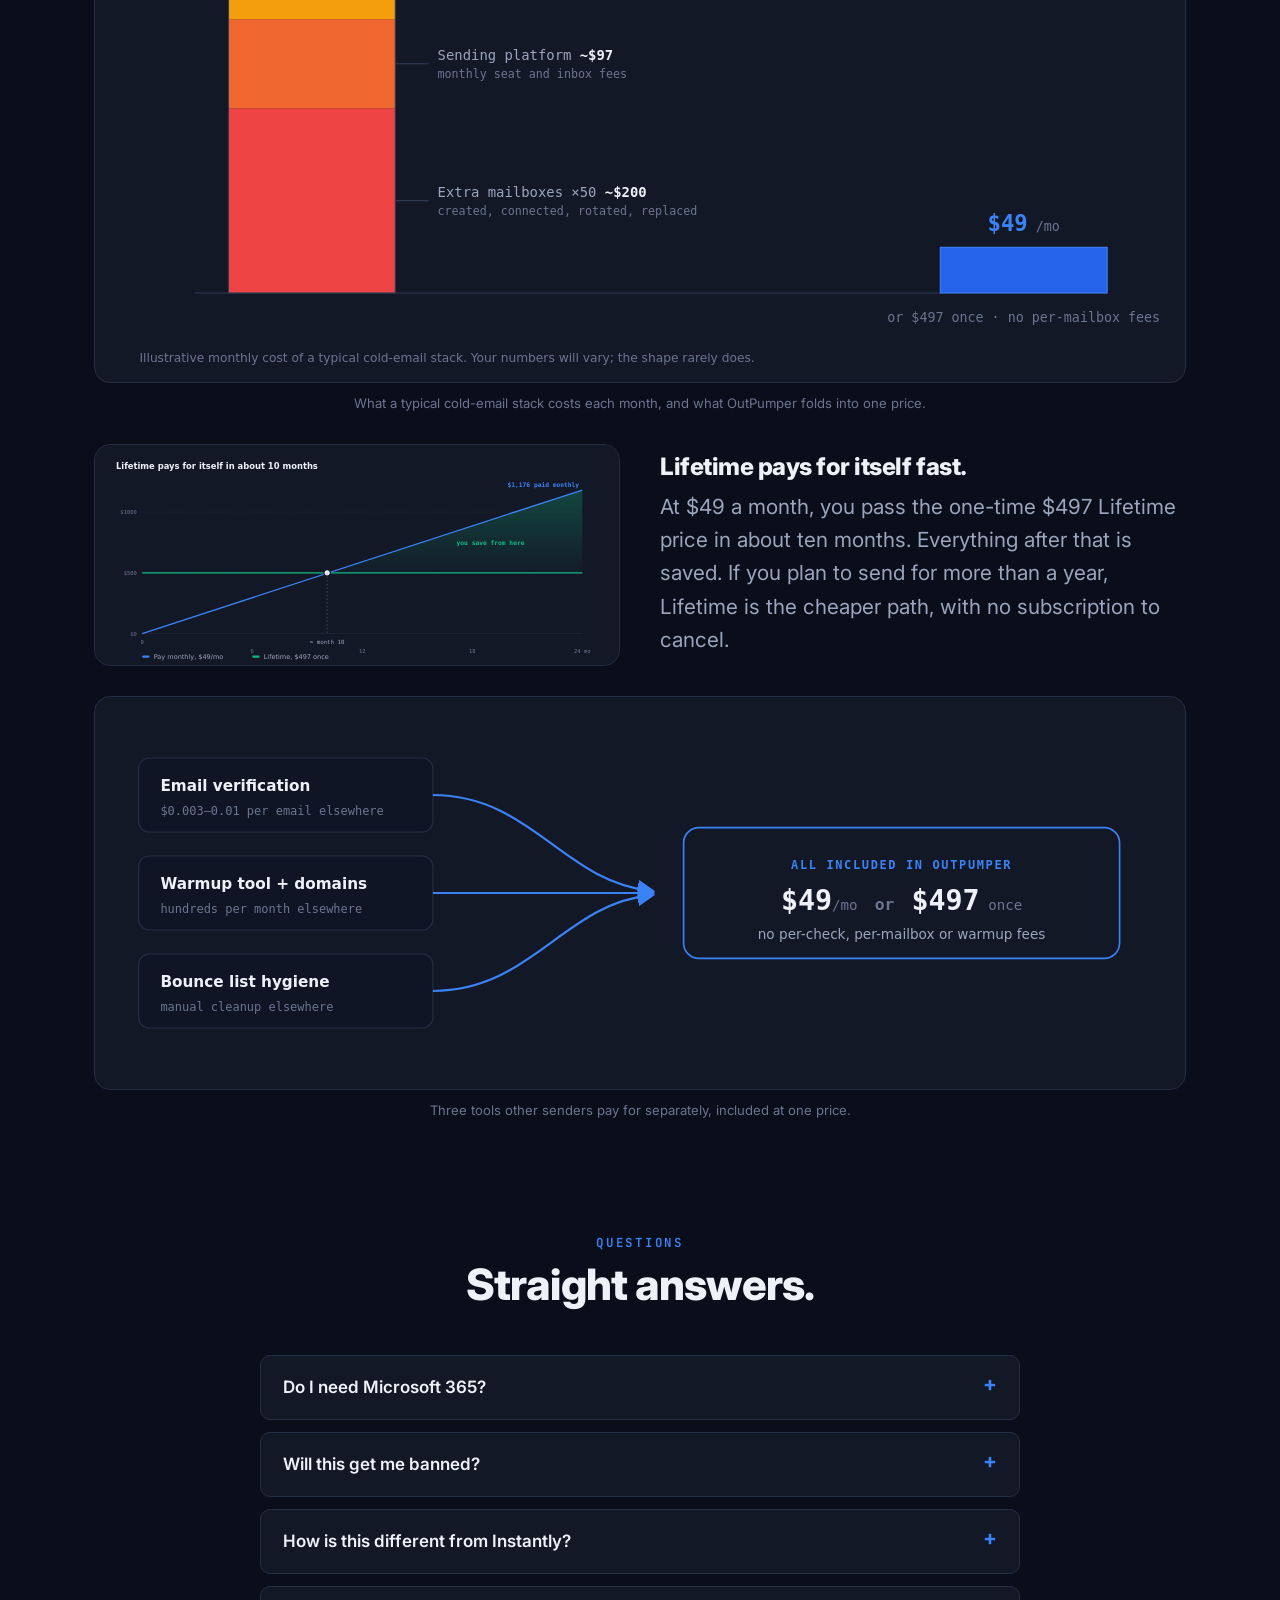
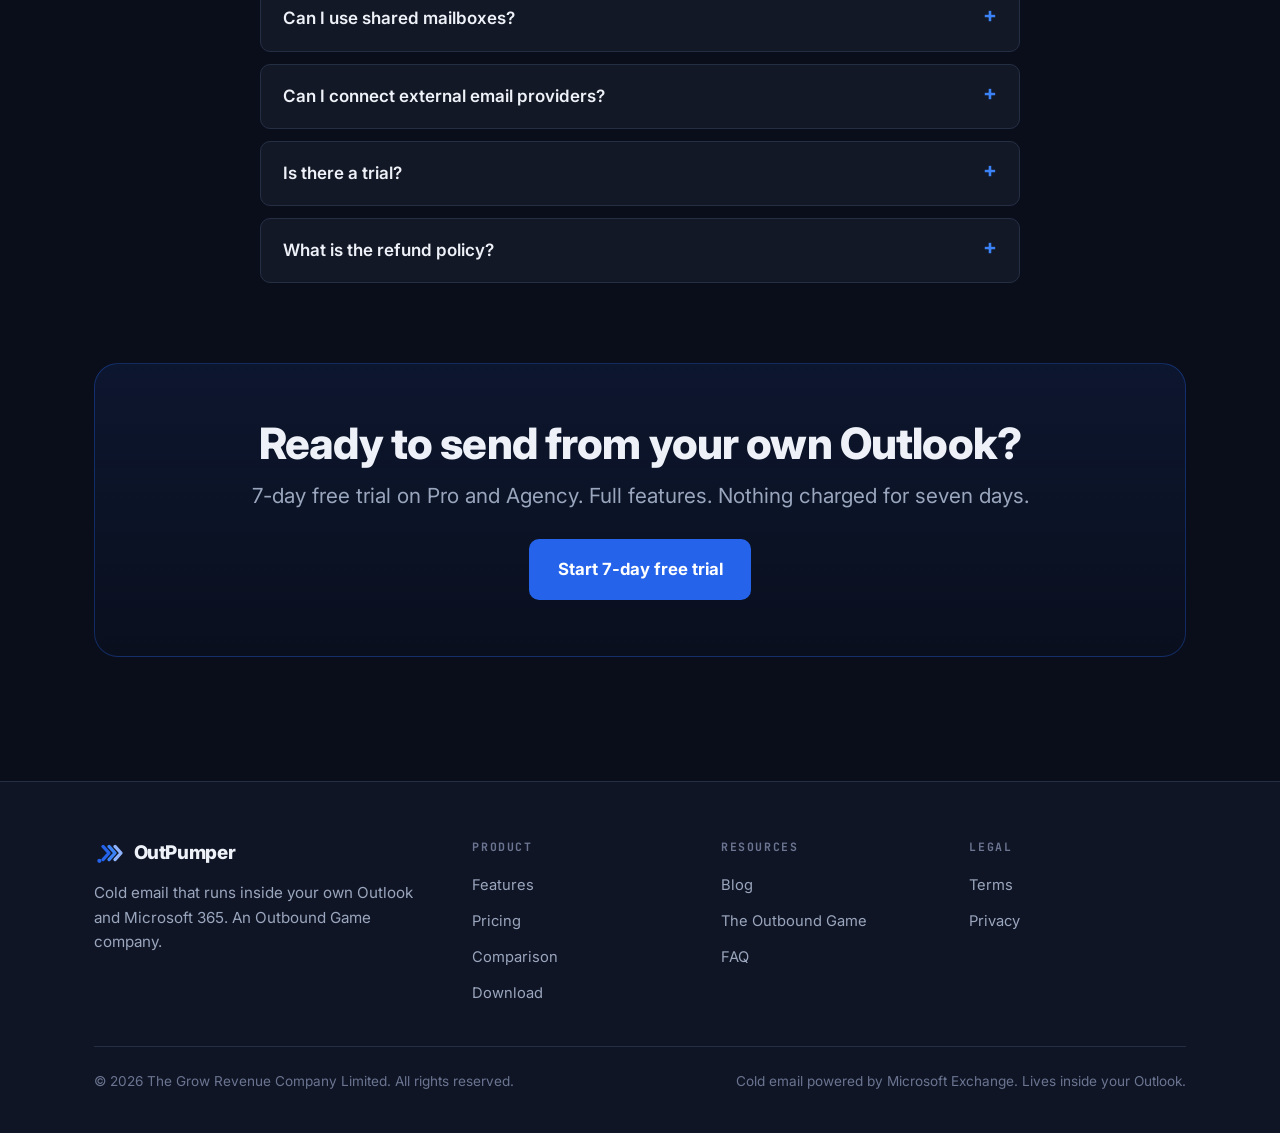
<file: pricing.html>
<!DOCTYPE html>
<html lang="en">
<head>
<meta charset="utf-8">
<meta name="viewport" content="width=device-width, initial-scale=1">
<meta name="theme-color" content="#0a0e1a">
<title>OutPumper Pricing — 49 a month or 497 Lifetime</title>
<meta name="description" content="OutPumper pricing: Pro 49 a month, Lifetime 497 one-time, Agency 49 plus 15 per client. 7-day free trial and a 30-day money-back guarantee.">
<link rel="canonical" href="https://outpumper.com/pricing.html">
<meta property="og:title" content="OutPumper Pricing">
<meta property="og:description" content="Pro 49 a month, Lifetime 497 one-time, Agency 49 plus 15 per client. 7-day free trial.">
<meta property="og:type" content="website">
<link rel="icon" href="/assets/mark.svg" type="image/svg+xml">
<link rel="preconnect" href="https://fonts.googleapis.com">
<link rel="preconnect" href="https://fonts.gstatic.com" crossorigin>
<link href="https://fonts.googleapis.com/css2?family=Inter:wght@400;500;600;700;800&family=JetBrains+Mono:wght@400;600;700&display=swap" rel="stylesheet">
<link rel="stylesheet" href="/assets/app.css">
<style>
  .figure{margin:0;}
  .figure img{display:block;width:100%;height:auto;border-radius:var(--r);border:1px solid var(--border);background:var(--card);}
  .figure.bare img{border:0;background:transparent;border-radius:0;}
  .figcap{margin-top:10px;font-size:.82rem;color:var(--t3);text-align:center;}
  .split{display:grid;grid-template-columns:1fr 1fr;gap:40px;align-items:center;}
  @media(max-width:820px){.split{grid-template-columns:1fr;gap:28px;}}
</style>
<!-- Meta Pixel Code -->
<script>
!function(f,b,e,v,n,t,s)
{if(f.fbq)return;n=f.fbq=function(){n.callMethod?
n.callMethod.apply(n,arguments):n.queue.push(arguments)};
if(!f._fbq)f._fbq=n;n.push=n;n.loaded=!0;n.version='2.0';
n.queue=[];t=b.createElement(e);t.async=!0;
t.src=v;s=b.getElementsByTagName(e)[0];
s.parentNode.insertBefore(t,s)}(window, document,'script',
'https://connect.facebook.net/en_US/fbevents.js');
fbq('init', '2084976475388037');
fbq('track', 'PageView');
</script>
<noscript><img height="1" width="1" style="display:none"
src="https://www.facebook.com/tr?id=2084976475388037&ev=PageView&noscript=1"
/></noscript>
<!-- End Meta Pixel Code -->
</head>
<body>

<header class="nav">
  <div class="container nav-inner">
    <a class="brand" href="/"><img class="dot" src="/assets/mark.svg" alt=""> OutPumper</a>
    <nav><ul class="nav-links" id="navlinks">
      <li><a href="/features.html">Features</a></li>
      <li><a href="/pricing.html" class="active">Pricing</a></li>
      <li><a href="/comparison.html">Compare</a></li>
      <li><a href="https://theoutboundgame.com">Blog</a></li>
      <li><a href="/download.html">Download</a></li>
    </ul></nav>
    <div class="nav-cta">
      <a class="btn btn-primary" href="#plans">Start free trial</a>
      <button class="menu-toggle" aria-label="Menu" onclick="document.getElementById('navlinks').classList.toggle('open')">☰</button>
    </div>
  </div>
</header>

<main>
<section class="hero" style="padding-bottom:32px">
  <div class="container center">
    <p class="eyebrow reveal">Pricing</p>
    <h1 class="reveal d1" style="margin:1rem auto 1.1rem">Simple, honest pricing.</h1>
    <p class="lead reveal d2" style="margin:0 auto">No per-email fees. No hidden costs. No "contact our sales team" wall. Pick the plan that fits and start sending.</p>
  </div>
</section>

<section id="plans" style="padding-top:24px">
  <div class="container">
    <div class="plans">
      <div class="plan reveal">
        <div class="pname">The Subscription</div>
        <div class="price">$49<small> /month</small></div>
        <div class="sub">Try free for 7 days. Cancel anytime.</div>
        <ul>
          <li>Up to 50,000 emails a day with account rotation</li>
          <li>Unlimited campaigns and contacts</li>
          <li>Built-in email verification, unlimited</li>
          <li>Auto-bounce intelligence</li>
          <li>Word variation and A/B testing</li>
          <li>Every update, instantly</li>
          <li>Priority support from real people</li>
        </ul>
        <a class="btn btn-primary" href="https://buy.stripe.com/6oUbJ1cEs9Is31T9Pq9oc0r">Start 7-day free trial</a>
        <div class="finehint">No charge for 7 days. Cancel before the trial ends and pay nothing.</div>
      </div>

      <div class="plan featured reveal d1">
        <div class="badge">Best value</div>
        <div class="pname">Lifetime</div>
        <div class="price">$497<small> once</small></div>
        <div class="sub">One payment. Send forever.</div>
        <ul>
          <li>Everything in Pro</li>
          <li>Up to 50,000 emails a day with account rotation</li>
          <li>Mailbox rotation, smart throttling, A/B testing</li>
          <li>Word variation engine</li>
          <li>Built-in verification, unlimited and free</li>
          <li>Connect SendGrid, Mailgun, SES, anything</li>
          <li>One year of updates included</li>
        </ul>
        <a class="btn btn-primary" href="https://buy.stripe.com/fZuaEXgUI07SgSJd1C9oc0q">Get OutPumper for life</a>
        <div class="finehint">97 dollars a year after year one for updates. Optional, not required.</div>
      </div>

      <div class="plan reveal d2">
        <div class="pname">The Agency Plan</div>
        <div class="price">$49<small> /mo + $15/client</small></div>
        <div class="sub">Try free for 7 days. Built for agencies.</div>
        <ul>
          <li>Everything in Pro</li>
          <li>Separate campaigns per client</li>
          <li>Per-client mailbox rotation</li>
          <li>Per-client verification, unlimited</li>
          <li>Per-client bounce intelligence, kept separate</li>
          <li>Per-client reporting and CSV exports</li>
          <li>Dedicated support channel</li>
        </ul>
        <a class="btn btn-ghost" href="https://buy.stripe.com/cNibJ19sgcUE7i97Hi9oc0t">Start 7-day free trial</a>
        <div class="finehint">Example: 5 clients is 49 plus 75, so 124 dollars a month after the trial.</div>
      </div>
    </div>

    <div class="guarantee">🛡️ <span><b>30-day money-back guarantee.</b> If it is not right for you, ask and we refund every cent. No retention dance.</span></div>
  </div>
</section>

<section class="section-tight">
  <div class="container">
    <div class="sec-head center"><p class="eyebrow">The math</p><h2>Less than the stack it replaces.</h2></div>
    <figure class="figure" style="margin-bottom:30px"><img src="/assets/img/cost-stack.svg" alt="A typical cold-email stack of domains, extra mailboxes, a warmup tool and a sending platform costs about 434 dollars a month, versus OutPumper at 49" loading="lazy"><figcaption class="figcap">What a typical cold-email stack costs each month, and what OutPumper folds into one price.</figcaption></figure>
    <div class="split" style="margin-bottom:30px">
      <figure class="figure"><img src="/assets/img/break-even.svg" alt="Cumulative cost over 24 months: paying 49 dollars a month overtakes the 497 dollar Lifetime price at about month 10, after which Lifetime saves money" loading="lazy"></figure>
      <div>
        <h2 style="font-size:1.5rem;margin-bottom:.6rem">Lifetime pays for itself fast.</h2>
        <p class="lead">At $49 a month, you pass the one-time $497 Lifetime price in about ten months. Everything after that is saved. If you plan to send for more than a year, Lifetime is the cheaper path, with no subscription to cancel.</p>
      </div>
    </div>
    <figure class="figure"><img src="/assets/img/whats-included.svg" alt="Three tools other senders pay for separately, verification, warmup plus domains, and bounce hygiene, all folded into OutPumper at one price" loading="lazy"><figcaption class="figcap">Three tools other senders pay for separately, included at one price.</figcaption></figure>
  </div>
</section>

<section class="section-tight" id="faq">
  <div class="container">
    <div class="sec-head center"><p class="eyebrow">Questions</p><h2>Straight answers.</h2></div>
    <div class="faq">
      <details class="qa"><summary>Do I need Microsoft 365?</summary><p>Yes. If you have desktop Outlook connected to a Microsoft 365 account, you are ready. That is the only requirement.</p></details>
      <details class="qa"><summary>Will this get me banned?</summary><p>OutPumper is built around Microsoft's limits, with smart throttling, automatic safety stops, and wave-pattern sending designed to keep your account clean.</p></details>
      <details class="qa"><summary>How is this different from Instantly?</summary><p>Instantly has you buy 30 to 50 throwaway domains, spin up hundreds of mailboxes, and warm them for weeks, the very pattern Google, Yahoo and Microsoft now flag. OutPumper sends through a couple of real Microsoft 365 Outlook mailboxes, with no domain farm and no warmup.</p></details>
      <details class="qa"><summary>Can I use shared mailboxes?</summary><p>Yes. OutPumper finds them automatically and rotates across them. Shared mailboxes are free in Microsoft 365, so you can scale without paying for extra accounts.</p></details>
      <details class="qa"><summary>Can I connect external email providers?</summary><p>Yes. Google Workspace, SendGrid, Mailgun, Amazon SES, or any standard SMTP server, all managed from one dashboard inside Outlook.</p></details>
      <details class="qa"><summary>Is there a trial?</summary><p>Seven days, full features, on Pro and Agency. We collect a card up front but charge nothing during the trial. Cancel before day seven and you pay nothing. The Lifetime plan is a one-time purchase with no trial.</p></details>
      <details class="qa"><summary>What is the refund policy?</summary><p>Thirty days, no questions asked. If OutPumper does not work for you, you get every cent back.</p></details>
    </div>
  </div>
</section>

<section style="padding-top:24px">
  <div class="container"><div class="cta-band reveal">
    <h2>Ready to send from your own Outlook?</h2>
    <p class="lead">7-day free trial on Pro and Agency. Full features. Nothing charged for seven days.</p>
    <a class="btn btn-primary btn-lg" href="https://buy.stripe.com/6oUbJ1cEs9Is31T9Pq9oc0r">Start 7-day free trial</a>
  </div></div>
</section>
</main>

<footer class="site">
  <div class="container">
    <div class="foot-grid">
      <div class="foot-brand">
        <a class="brand" href="/"><img class="dot" src="/assets/mark.svg" alt=""> OutPumper</a>
        <p class="lead">Cold email that runs inside your own Outlook and Microsoft 365. An Outbound Game company.</p>
      </div>
      <div class="foot-col"><h4>Product</h4><ul>
        <li><a href="/features.html">Features</a></li><li><a href="/pricing.html">Pricing</a></li>
        <li><a href="/comparison.html">Comparison</a></li><li><a href="/download.html">Download</a></li></ul></div>
      <div class="foot-col"><h4>Resources</h4><ul>
        <li><a href="https://theoutboundgame.com">Blog</a></li>
        <li><a href="https://theoutboundgame.com">The Outbound Game</a></li><li><a href="/pricing.html#faq">FAQ</a></li></ul></div>
      <div class="foot-col"><h4>Legal</h4><ul>
        <li><a href="/terms.html">Terms</a></li><li><a href="/privacy.html">Privacy</a></li></ul></div>
    </div>
    <div class="foot-bottom">
      <span>© 2026 The Grow Revenue Company Limited. All rights reserved.</span>
      <span>Cold email powered by Microsoft Exchange. Lives inside your Outlook.</span>
    </div>
  </div>
</footer>
<script>
(function(){var rm=matchMedia('(prefers-reduced-motion: reduce)').matches;
var io=new IntersectionObserver(function(es){es.forEach(function(e){if(e.isIntersecting){e.target.classList.add('in');io.unobserve(e.target);}});},{threshold:.14});
document.querySelectorAll('.reveal').forEach(function(el){if(rm){el.classList.add('in');}else{io.observe(el);}});})();
</script>
</body>
</html>
</file>
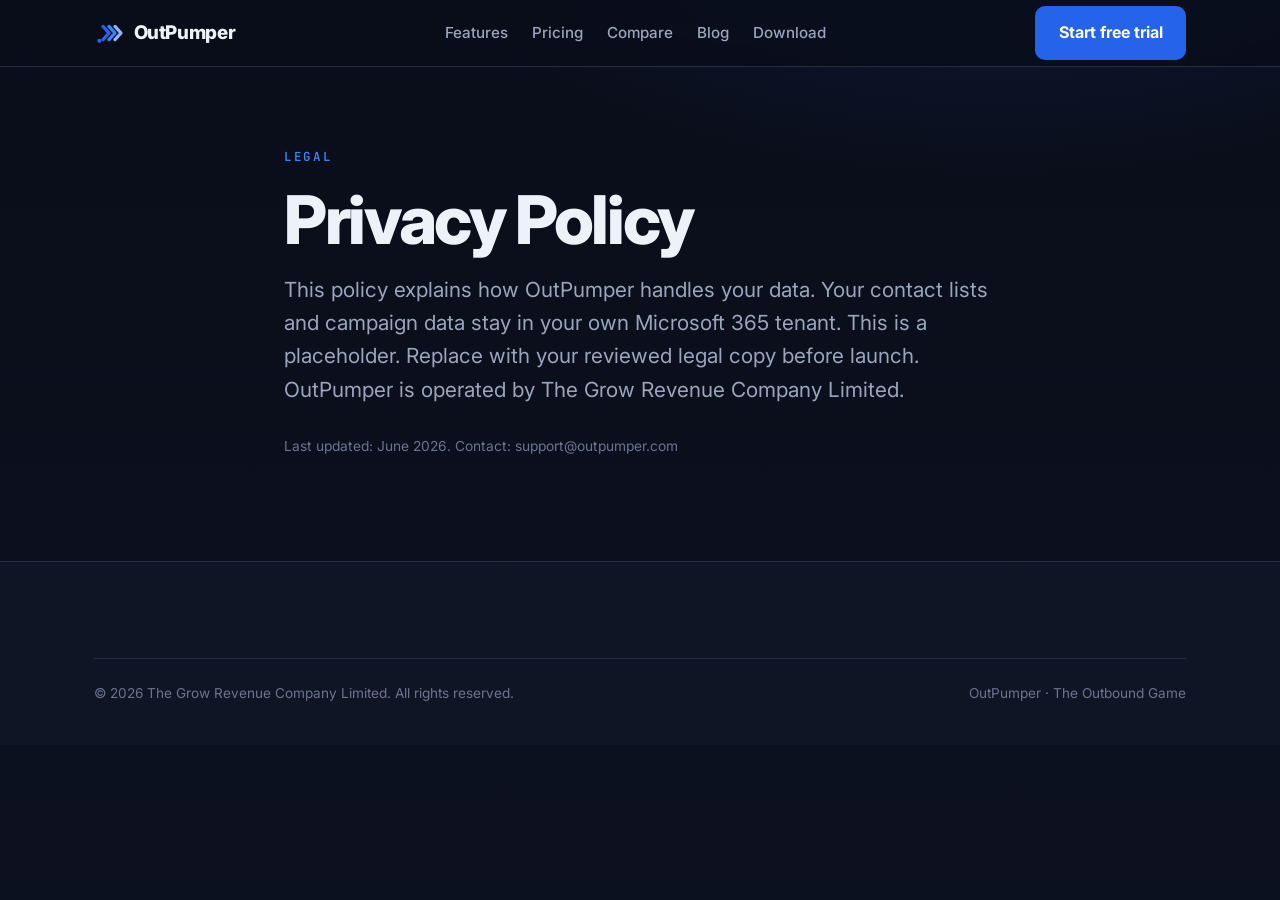
<file: privacy.html>
<!DOCTYPE html>
<html lang="en">
<head>
<meta charset="utf-8"><meta name="viewport" content="width=device-width, initial-scale=1">
<meta name="theme-color" content="#0a0e1a"><title>Privacy Policy — OutPumper</title>
<meta name="robots" content="noindex">
<link rel="icon" href="/assets/mark.svg" type="image/svg+xml">
<link rel="preconnect" href="https://fonts.googleapis.com"><link rel="preconnect" href="https://fonts.gstatic.com" crossorigin>
<link href="https://fonts.googleapis.com/css2?family=Inter:wght@400;500;600;700;800&family=JetBrains+Mono:wght@400;600;700&display=swap" rel="stylesheet">
<link rel="stylesheet" href="/assets/app.css">
<!-- Meta Pixel Code -->
<script>
!function(f,b,e,v,n,t,s)
{if(f.fbq)return;n=f.fbq=function(){n.callMethod?
n.callMethod.apply(n,arguments):n.queue.push(arguments)};
if(!f._fbq)f._fbq=n;n.push=n;n.loaded=!0;n.version='2.0';
n.queue=[];t=b.createElement(e);t.async=!0;
t.src=v;s=b.getElementsByTagName(e)[0];
s.parentNode.insertBefore(t,s)}(window, document,'script',
'https://connect.facebook.net/en_US/fbevents.js');
fbq('init', '2084976475388037');
fbq('track', 'PageView');
</script>
<noscript><img height="1" width="1" style="display:none"
src="https://www.facebook.com/tr?id=2084976475388037&ev=PageView&noscript=1"
/></noscript>
<!-- End Meta Pixel Code -->
</head>
<body>
<header class="nav"><div class="container nav-inner">
  <a class="brand" href="/"><img class="dot" src="/assets/mark.svg" alt=""> OutPumper</a>
  <nav><ul class="nav-links" id="navlinks">
    <li><a href="/features.html">Features</a></li><li><a href="/pricing.html">Pricing</a></li>
    <li><a href="/comparison.html">Compare</a></li><li><a href="https://theoutboundgame.com">Blog</a></li><li><a href="/download.html">Download</a></li></ul></nav>
  <div class="nav-cta"><a class="btn btn-primary" href="/pricing.html">Start free trial</a>
  <button class="menu-toggle" aria-label="Menu" onclick="document.getElementById('navlinks').classList.toggle('open')">&#9776;</button></div>
</div></header>
<main><section class="hero"><div class="container" style="max-width:760px">
<p class="eyebrow">Legal</p><h1 style="margin:1rem 0">Privacy Policy</h1>
<p class="lead">This policy explains how OutPumper handles your data. Your contact lists and campaign data stay in your own Microsoft 365 tenant. This is a placeholder. Replace with your reviewed legal copy before launch. OutPumper is operated by The Grow Revenue Company Limited.</p>
<p class="small" style="margin-top:1.5rem">Last updated: June 2026. Contact: support@outpumper.com</p>
</div></section></main>
<footer class="site"><div class="container"><div class="foot-bottom">
  <span>&copy; 2026 The Grow Revenue Company Limited. All rights reserved.</span>
  <span><a href="/">OutPumper</a> &middot; <a href="https://theoutboundgame.com">The Outbound Game</a></span></div></div></footer>
</body></html>
</file>
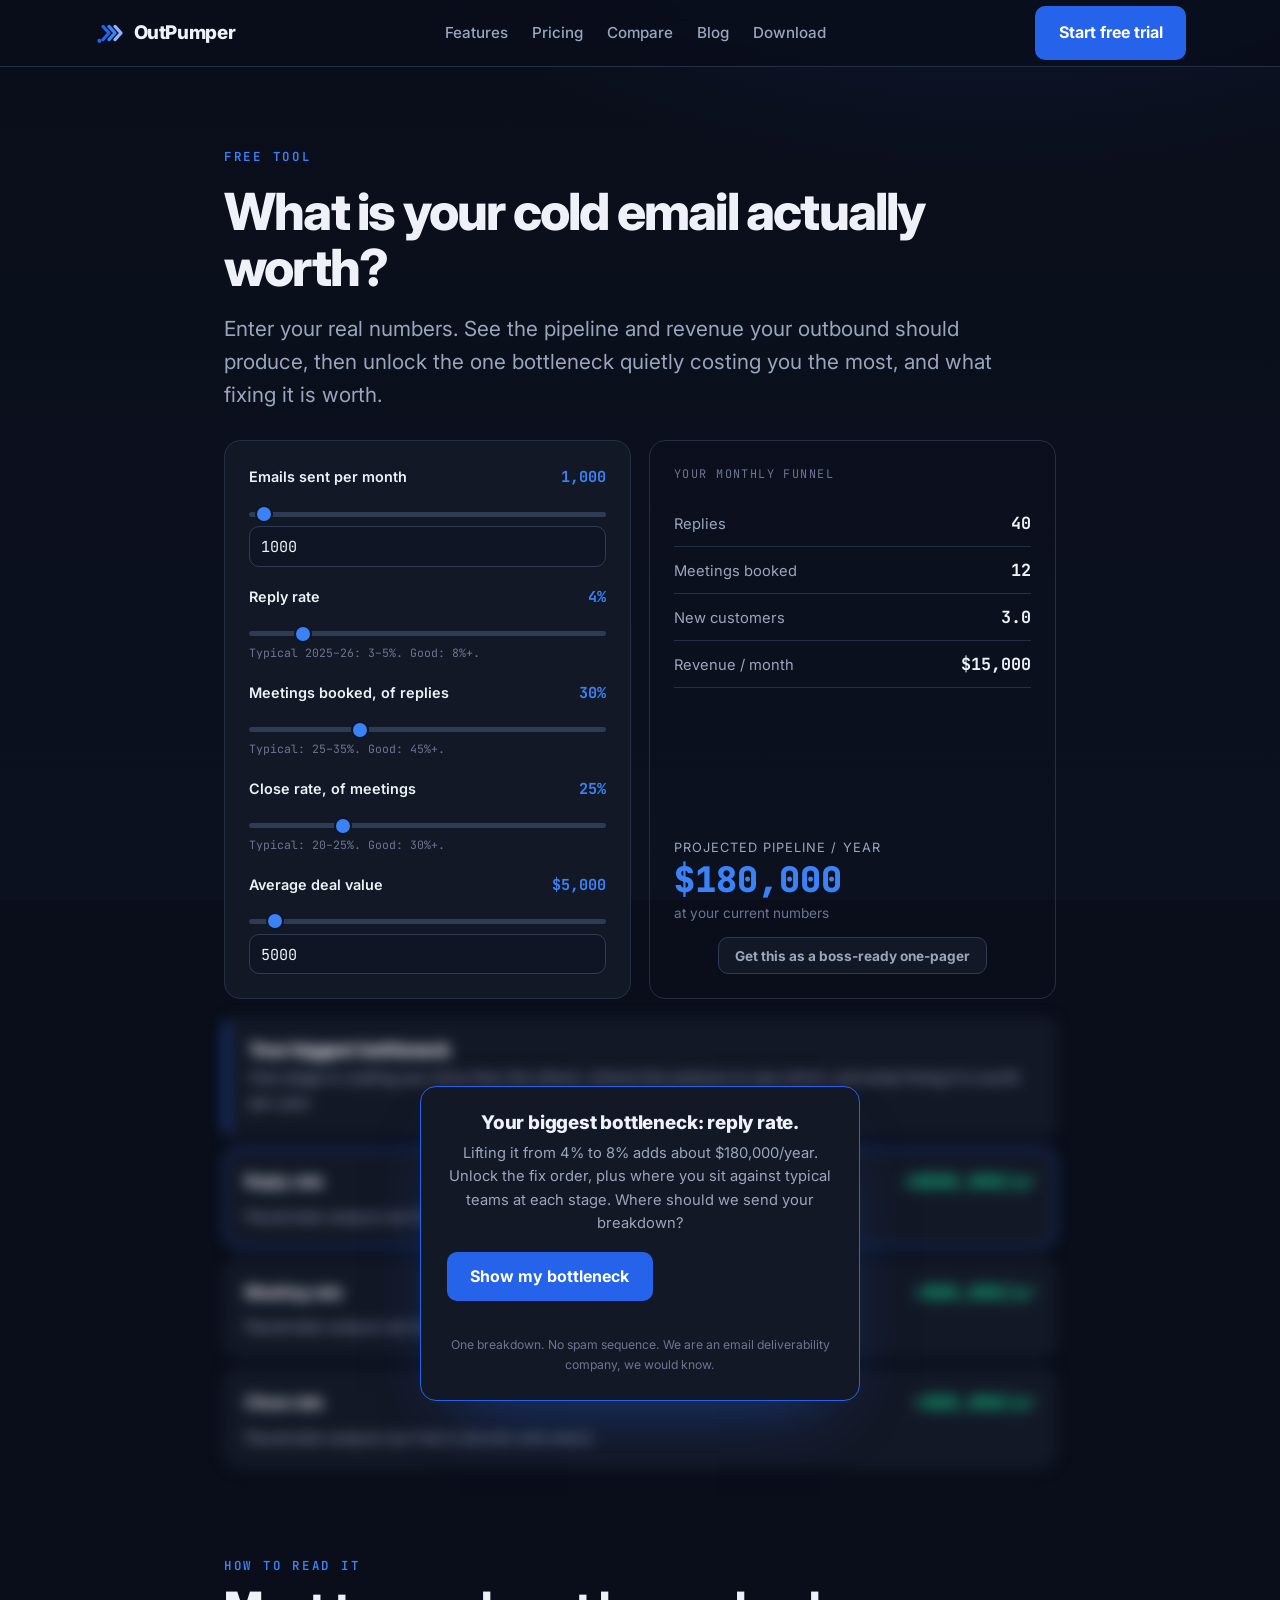
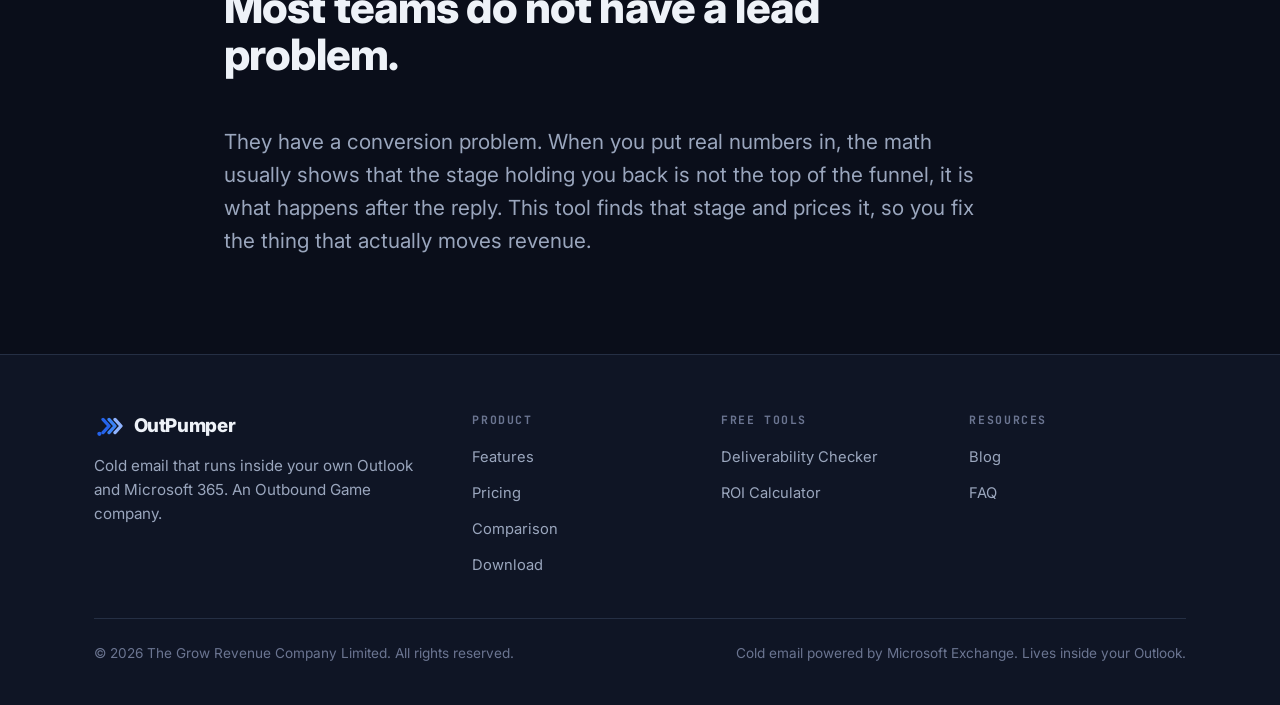
<file: roi-calculator.html>
<!DOCTYPE html>
<html lang="en">
<head>
<meta charset="utf-8">
<meta name="viewport" content="width=device-width, initial-scale=1">
<meta name="theme-color" content="#0a0e1a">
<title>Cold Email ROI & Pipeline Calculator — OutPumper</title>
<meta name="description" content="Project the pipeline and revenue from your cold email, then see the one bottleneck costing you the most. Free calculator.">
<link rel="canonical" href="https://outpumper.com/roi-calculator.html">
<meta property="og:title" content="Cold Email ROI & Pipeline Calculator">
<meta property="og:description" content="See your projected pipeline and the bottleneck costing you the most. Free.">
<meta property="og:type" content="website">
<link rel="icon" href="/assets/mark.svg" type="image/svg+xml">
<link rel="preconnect" href="https://fonts.googleapis.com">
<link rel="preconnect" href="https://fonts.gstatic.com" crossorigin>
<link href="https://fonts.googleapis.com/css2?family=Inter:wght@400;500;600;700;800&family=JetBrains+Mono:wght@400;600;700&display=swap" rel="stylesheet">
<link rel="stylesheet" href="/assets/app.css">
<style>
  .tool-wrap{max-width:880px;margin:0 auto;}
  .calc-grid{display:grid;grid-template-columns:1fr 1fr;gap:18px;margin-top:1.6rem;}
  @media(max-width:760px){.calc-grid{grid-template-columns:1fr;}}
  .inputs{background:var(--card);border:1px solid var(--border);border-radius:var(--r);padding:24px;}
  .inrow{margin-bottom:18px;}
  .inrow:last-child{margin-bottom:0;}
  .inrow label{display:flex;justify-content:space-between;align-items:baseline;font-size:.9rem;font-weight:600;color:var(--t1);margin-bottom:.5rem;}
  .inrow .val{font-family:var(--mono);font-weight:700;color:var(--accent-bright);font-size:.95rem;}
  .inrow .bench{font-size:.72rem;color:var(--t3);font-family:var(--mono);}
  input[type=range]{-webkit-appearance:none;appearance:none;width:100%;height:5px;border-radius:99px;background:var(--border2);outline:none;}
  input[type=range]::-webkit-slider-thumb{-webkit-appearance:none;width:18px;height:18px;border-radius:50%;background:var(--accent-bright);cursor:pointer;border:2px solid var(--bg1);}
  input[type=range]::-moz-range-thumb{width:18px;height:18px;border-radius:50%;background:var(--accent-bright);cursor:pointer;border:2px solid var(--bg1);}
  .num-in{width:100%;background:var(--bg1);border:1px solid var(--border2);border-radius:var(--rs);color:var(--t1);font-family:var(--mono);font-size:.95rem;padding:.55rem .7rem;margin-top:.1rem;}
  .num-in:focus{outline:none;border-color:var(--accent);}
  .outputs{background:linear-gradient(180deg,var(--card),var(--bg2));border:1px solid var(--border);border-radius:var(--r);padding:24px;display:flex;flex-direction:column;}
  .out-head{font-size:.74rem;font-family:var(--mono);letter-spacing:.12em;text-transform:uppercase;color:var(--t3);margin-bottom:1rem;}
  .out-row{display:flex;justify-content:space-between;align-items:baseline;padding:.6rem 0;border-bottom:1px solid var(--border);}
  .out-row .k{color:var(--t2);font-size:.92rem;}
  .out-row .v{font-family:var(--mono);font-weight:700;font-size:1.05rem;color:var(--t1);}
  .out-hero{margin-top:auto;padding-top:1rem;}
  .out-hero .lbl{font-size:.8rem;color:var(--t2);text-transform:uppercase;letter-spacing:.08em;}
  .out-hero .big{font-family:var(--mono);font-weight:800;font-size:2.2rem;color:var(--accent-bright);line-height:1.1;margin-top:.2rem;}
  .out-hero .sub{font-size:.85rem;color:var(--t3);margin-top:.2rem;}
  /* gate + analysis */
  .gate{position:relative;margin-top:20px;}
  .analysis-teaser{filter:blur(7px);pointer-events:none;user-select:none;}
  .gate-overlay{position:absolute;inset:0;display:grid;place-items:center;padding:1rem;}
  .gate-card{background:var(--card);border:1px solid var(--accent);border-radius:var(--r);padding:26px;max-width:440px;text-align:center;box-shadow:0 30px 70px -40px rgba(37,99,235,.6);}
  .gate-card h3{margin-bottom:.5rem;}.gate-card p{color:var(--t2);font-size:.92rem;margin-bottom:1rem;}
  .gate-form{display:flex;gap:.5rem;flex-wrap:wrap;}
  .gate-form input{flex:1;min-width:180px;background:var(--bg1);border:1px solid var(--border2);border-radius:var(--rs);color:var(--t1);font-size:.95rem;padding:.75rem .9rem;}
  .gate-form input:focus{outline:none;border-color:var(--accent);}
  .gate-note{font-size:.76rem;color:var(--t3);margin-top:.7rem;}
  .admode .nav-links,.admode .nav-cta .btn,.admode .menu-toggle{display:none!important;}
  .ad-gate{display:none;background:var(--card);border:1px solid var(--accent);border-radius:var(--r);padding:20px;margin-top:14px;box-shadow:0 24px 60px -40px rgba(37,99,235,.6);}
  .admode .ad-gate{display:block;}
  .admode #gate{display:none;}
  .hidden-step{display:none!important;}
  .xi-ov{position:fixed;inset:0;background:rgba(4,7,14,.82);z-index:100;display:none;align-items:center;justify-content:center;padding:18px;}
  .xi-ov.show{display:flex;}
  .xi{background:var(--card);border:1px solid var(--accent);border-radius:16px;max-width:430px;width:100%;padding:24px;text-align:center;position:relative;}
  .xi .x{position:absolute;top:8px;right:13px;background:none;border:none;color:var(--t3);font-size:1.25rem;cursor:pointer;}
  .xi h3{font-size:1.15rem;margin-bottom:.4rem;}
  .xi p{color:var(--t2);font-size:.88rem;margin-bottom:.9rem;}
  .ad-gate h3{font-size:1.05rem;margin-bottom:.4rem;}
  .ad-gate p{color:var(--t2);font-size:.86rem;margin-bottom:.8rem;}
  .field-err{color:var(--danger);font-size:.85rem;margin-top:.5rem;min-height:1.1em;}
  .hidden{display:none!important;}
  .verdict{background:var(--card);border:1px solid var(--border);border-left:3px solid var(--accent);border-radius:var(--rs);padding:20px 22px;}
  .verdict h3{font-size:1.1rem;margin-bottom:.4rem;}.verdict p{color:var(--t2);font-size:.96rem;}
  .lever{background:var(--card);border:1px solid var(--border);border-radius:var(--r);padding:18px 20px;margin-top:12px;}
  .lever.top{border-color:var(--accent);box-shadow:0 0 0 1px rgba(37,99,235,.3);}
  .lever .ltop{display:flex;justify-content:space-between;align-items:center;gap:.5rem;flex-wrap:wrap;}
  .lever .lname{font-weight:700;font-size:1rem;}
  .lever .tag{font-family:var(--mono);font-size:.66rem;letter-spacing:.08em;text-transform:uppercase;padding:.18rem .5rem;border-radius:99px;color:var(--accent-bright);background:rgba(37,99,235,.14);border:1px solid rgba(37,99,235,.3);}
  .lever .worth{font-family:var(--mono);font-weight:800;color:var(--green);font-size:1.15rem;}
  .lever p{color:var(--t2);font-size:.9rem;margin-top:.5rem;}
  .lever .cur{color:var(--t3);font-family:var(--mono);font-size:.8rem;}
  .target-box{background:var(--card);border:1px solid var(--border);border-radius:var(--r);padding:20px 22px;margin-top:16px;}
  .target-box h4{font-size:1rem;margin-bottom:.7rem;}
  .target-row{display:flex;gap:.6rem;align-items:center;flex-wrap:wrap;}
  .target-row input{width:160px;background:var(--bg1);border:1px solid var(--border2);border-radius:var(--rs);color:var(--t1);font-family:var(--mono);padding:.5rem .7rem;}
  .target-out{margin-top:.8rem;font-size:1rem;color:var(--t1);}
  .target-out b{color:var(--accent-bright);font-family:var(--mono);}
</style>
<!-- Meta Pixel Code -->
<script>
!function(f,b,e,v,n,t,s)
{if(f.fbq)return;n=f.fbq=function(){n.callMethod?
n.callMethod.apply(n,arguments):n.queue.push(arguments)};
if(!f._fbq)f._fbq=n;n.push=n;n.loaded=!0;n.version='2.0';
n.queue=[];t=b.createElement(e);t.async=!0;
t.src=v;s=b.getElementsByTagName(e)[0];
s.parentNode.insertBefore(t,s)}(window, document,'script',
'https://connect.facebook.net/en_US/fbevents.js');
fbq('init', '2084976475388037');
fbq('track', 'PageView');
</script>
<noscript><img height="1" width="1" style="display:none"
src="https://www.facebook.com/tr?id=2084976475388037&ev=PageView&noscript=1"
/></noscript>
<!-- End Meta Pixel Code -->
</head>
<body>

<header class="nav">
  <div class="container nav-inner">
    <a class="brand" href="/"><img class="dot" src="/assets/mark.svg" alt=""> OutPumper</a>
    <nav><ul class="nav-links" id="navlinks">
      <li><a href="/features.html">Features</a></li>
      <li><a href="/pricing.html">Pricing</a></li>
      <li><a href="/comparison.html">Compare</a></li>
      <li><a href="https://theoutboundgame.com">Blog</a></li>
      <li><a href="/download.html">Download</a></li>
    </ul></nav>
    <div class="nav-cta">
      <a class="btn btn-primary" href="/pricing.html">Start free trial</a>
      <button class="menu-toggle" aria-label="Menu" onclick="document.getElementById('navlinks').classList.toggle('open')">☰</button>
    </div>
  </div>
</header>

<main>
<section class="hero" style="padding-bottom:32px">
  <div class="container tool-wrap">
    <p class="eyebrow">Free tool</p>
    <h1 style="margin:1rem 0 1rem;font-size:clamp(2rem,5vw,3.2rem)">What is your cold email actually worth?</h1>
    <p class="lead">Enter your real numbers. See the pipeline and revenue your outbound should produce, then unlock the one bottleneck quietly costing you the most, and what fixing it is worth.</p>

    <div class="calc-grid">
      <!-- INPUTS -->
      <div class="inputs">
        <div class="inrow">
          <label for="emails">Emails sent per month <span class="val" id="emailsVal">1,000</span></label>
          <input type="range" id="emails" min="100" max="50000" step="100" value="1000">
          <input type="number" class="num-in" id="emailsNum" min="0" value="1000" aria-label="Emails per month">
        </div>
        <div class="inrow">
          <label for="reply">Reply rate <span class="val" id="replyVal">4%</span></label>
          <input type="range" id="reply" min="0" max="30" step="0.5" value="4">
          <div class="bench">Typical 2025–26: 3–5%. Good: 8%+.</div>
        </div>
        <div class="inrow">
          <label for="meeting">Meetings booked, of replies <span class="val" id="meetingVal">30%</span></label>
          <input type="range" id="meeting" min="0" max="100" step="1" value="30">
          <div class="bench">Typical: 25–35%. Good: 45%+.</div>
        </div>
        <div class="inrow">
          <label for="close">Close rate, of meetings <span class="val" id="closeVal">25%</span></label>
          <input type="range" id="close" min="0" max="100" step="1" value="25">
          <div class="bench">Typical: 20–25%. Good: 30%+.</div>
        </div>
        <div class="inrow">
          <label for="deal">Average deal value <span class="val" id="dealVal">$5,000</span></label>
          <input type="range" id="deal" min="100" max="100000" step="100" value="5000">
          <input type="number" class="num-in" id="dealNum" min="0" value="5000" aria-label="Average deal value">
        </div>
      </div>

      <!-- OUTPUTS (live, free) -->
      <div class="outputs">
        <div class="out-head">Your monthly funnel</div>
        <div class="out-row"><span class="k">Replies</span><span class="v" id="oReplies">40</span></div>
        <div class="out-row"><span class="k">Meetings booked</span><span class="v" id="oMeetings">12</span></div>
        <div class="out-row"><span class="k">New customers</span><span class="v" id="oDeals">3</span></div>
        <div class="out-row"><span class="k">Revenue / month</span><span class="v" id="oRevMo">$15,000</span></div>
        <div class="out-hero">
          <div class="lbl">Projected pipeline / year</div>
          <div class="big" id="oRevYr">$180,000</div>
          <div class="sub">at your current numbers</div>
        </div>
        <div style="margin-top:12px;text-align:center">
          <button class="btn" id="onepagerBtn" type="button" style="border:1px solid var(--border2);color:var(--t2);background:var(--card);font-size:.85rem;padding:.6rem 1rem;border-radius:10px;cursor:pointer">Get this as a boss-ready one-pager</button>
        </div>
        <div class="ad-gate" id="opCard" style="display:none">
          <h3>Your projection, formatted to forward</h3>
          <p>Unlocks a clean copy-ready summary of your numbers plus the full bottleneck analysis. Where should we send it?</p>
          <form class="gate-form" id="opForm" novalidate>
            <input type="email" id="opEmail" placeholder="you@yourcompany.com" autocomplete="email" aria-label="Your email">
            <button class="btn btn-primary" type="submit">Unlock my one-pager</button>
          </form>
          <div class="field-err" id="opErr" role="alert"></div>
          <div class="gate-note">One breakdown. No spam sequence. We are an email deliverability company, we would know.</div>
        </div>
        <div class="ad-gate" id="opOut" style="display:none">
          <h3>Copy-ready summary</h3>
          <textarea class="paste-like" id="opText" readonly style="width:100%;min-height:170px;background:var(--bg);border:1px solid var(--border2);border-radius:10px;color:var(--t1);font-family:var(--mono);font-size:.8rem;padding:12px"></textarea>
          <button class="btn btn-primary" id="opCopy" type="button" style="margin-top:.6rem">Copy it</button>
        </div>
        <div class="ad-gate" id="adGate">
          <h3 id="adH">Where is it leaking?</h3>
          <p id="adP">Unlock the bottleneck analysis: which stage costs you most and what fixing it is worth per year. Instant, free.</p>
          <form class="gate-form" id="adGateForm" novalidate>
            <input type="email" id="adEmail" class="hidden-step" placeholder="you@yourcompany.com" autocomplete="email" aria-label="Your email">
            <button class="btn btn-primary" type="submit" id="adGateBtn">Show my bottleneck</button>
          </form>
          <div class="field-err" id="adEmailErr" role="alert"></div>
          <div class="gate-note">One breakdown. No spam sequence. We are an email deliverability company, we would know.</div>
        </div>
      </div>
    </div>

    <!-- GATED ANALYSIS -->
    <div class="gate" id="gate">
      <div class="analysis-teaser" id="teaser" aria-hidden="true">
        <div class="verdict"><h3>Your biggest bottleneck</h3><p>One stage is costing you more than the others. Unlock the analysis to see which, and what fixing it is worth per year.</p></div>
        <div class="lever top"><div class="ltop"><span class="lname">Reply rate</span><span class="worth">+$000,000/yr</span></div><p>Placeholder analysis text that is blurred until unlock.</p></div>
        <div class="lever"><div class="ltop"><span class="lname">Meeting rate</span><span class="worth">+$00,000/yr</span></div><p>Placeholder analysis text that is blurred until unlock.</p></div>
        <div class="lever"><div class="ltop"><span class="lname">Close rate</span><span class="worth">+$00,000/yr</span></div><p>Placeholder analysis text that is blurred until unlock.</p></div>
      </div>
      <div class="gate-overlay" id="gateOverlay">
        <div class="gate-card">
          <h3 id="orgH">Unlock your bottleneck analysis</h3>
          <p id="orgP">See which stage is costing you the most, what fixing each lever is worth per year, and the volume you need to hit your target, free.</p>
          <form class="gate-form" id="gateForm" novalidate>
            <input type="email" id="email" class="hidden-step" placeholder="you@yourcompany.com" autocomplete="email" aria-label="Your email">
            <button class="btn btn-primary" type="submit" id="gateBtn">Show my bottleneck</button>
          </form>
          <div class="field-err" id="emailErr" role="alert"></div>
          <div class="gate-note">One breakdown. No spam sequence. We are an email deliverability company, we would know.</div>
        </div>
      </div>
    </div>

    <!-- FULL ANALYSIS (revealed) -->
    <div id="analysis" class="hidden">
      <div class="verdict" id="verdict"></div>
      <div id="levers"></div>
      <div class="target-box">
        <h4>How much volume hits your target?</h4>
        <div class="target-row">
          <span style="color:var(--t2);font-size:.9rem">Target pipeline per year</span>
          <input type="number" id="target" min="0" step="10000" value="500000">
        </div>
        <div class="target-out" id="targetOut"></div>
      </div>
      <div class="cta-band" id="opCta" style="margin-top:28px">
        <h2 id="ctaHead">The fastest lever you fully control is volume.</h2>
        <p class="lead" id="ctaSub" style="margin:0 auto 1.5rem"></p>
        <a class="btn btn-primary btn-lg" href="/pricing.html">Try OutPumper free for 7 days</a>
      </div>
    </div>
  </div>
</section>

<section class="section-tight">
  <div class="container tool-wrap">
    <div class="sec-head"><p class="eyebrow">How to read it</p><h2 style="margin:.5rem 0 .8rem">Most teams do not have a lead problem.</h2></div>
    <p class="lead">They have a conversion problem. When you put real numbers in, the math usually shows that the stage holding you back is not the top of the funnel, it is what happens after the reply. This tool finds that stage and prices it, so you fix the thing that actually moves revenue.</p>
  </div>
</section>
</main>

<footer class="site">
  <div class="container">
    <div class="foot-grid">
      <div class="foot-brand">
        <a class="brand" href="/"><img class="dot" src="/assets/mark.svg" alt=""> OutPumper</a>
        <p class="lead">Cold email that runs inside your own Outlook and Microsoft 365. An Outbound Game company.</p>
      </div>
      <div class="foot-col"><h4>Product</h4><ul>
        <li><a href="/features.html">Features</a></li><li><a href="/pricing.html">Pricing</a></li>
        <li><a href="/comparison.html">Comparison</a></li><li><a href="/download.html">Download</a></li></ul></div>
      <div class="foot-col"><h4>Free tools</h4><ul>
        <li><a href="/deliverability-checker.html">Deliverability Checker</a></li>
        <li><a href="/roi-calculator.html">ROI Calculator</a></li></ul></div>
      <div class="foot-col"><h4>Resources</h4><ul>
        <li><a href="https://theoutboundgame.com">Blog</a></li><li><a href="/pricing.html#faq">FAQ</a></li></ul></div>
    </div>
    <div class="foot-bottom">
      <span>© 2026 The Grow Revenue Company Limited. All rights reserved.</span>
      <span>Cold email powered by Microsoft Exchange. Lives inside your Outlook.</span>
    </div>
  </div>
</footer>

<script>
(function(){
  "use strict";
  var $=function(id){return document.getElementById(id);};
  // benchmarks (cited 2025-26): good reply 8%, meeting-of-reply 45%, close 30%
  var RB=0.08, MB=0.45, CB=0.30;
  var state={emails:1000,reply:4,meeting:30,close:25,deal:5000};

  function fmt(n){return n.toLocaleString('en-US');}
  function money(n){return '$'+Math.round(n).toLocaleString('en-US');}
  function funnel(emails,reply,meeting,close,deal){
    var replies=emails*reply, meetings=replies*meeting, deals=meetings*close, rev=deals*deal;
    return {replies:replies,meetings:meetings,deals:deals,revMo:rev,revYr:rev*12};
  }
  function current(){return funnel(state.emails,state.reply/100,state.meeting/100,state.close/100,state.deal);}

  // ---- live outputs ----
  function renderOutputs(){
    var f=current();
    $('oReplies').textContent=fmt(Math.round(f.replies));
    $('oMeetings').textContent=f.meetings>=10?fmt(Math.round(f.meetings)):f.meetings.toFixed(1);
    $('oDeals').textContent=f.deals>=10?fmt(Math.round(f.deals)):f.deals.toFixed(1);
    $('oRevMo').textContent=money(f.revMo);
    $('oRevYr').textContent=money(f.revYr);
  }

  // ---- input wiring (range <-> number, labels) ----
  function bindRange(id,labelId,suffix,numId){
    var r=$(id),lab=$(labelId);
    function sync(v){
      state[id]=parseFloat(v);
      if(id==='emails'||id==='deal'){ lab.textContent=(id==='deal'?'$':'')+fmt(Math.round(state[id])); }
      else { lab.textContent=state[id]+'%'; }
      if(numId&&$(numId)) $(numId).value=Math.round(state[id]);
      renderOutputs();
    }
    r.addEventListener('input',function(){sync(r.value);});
    if(numId){
      var n=$(numId);
      n.addEventListener('input',function(){
        var v=parseFloat(n.value);
        if(isNaN(v)||v<0) v=0;
        var max=parseFloat(r.max); if(v>max){v=max;}
        state[id]=v; r.value=v;
        lab.textContent=(id==='deal'?'$':'')+fmt(Math.round(v));
        renderOutputs();
      });
    }
    sync(r.value);
  }
  var AD=/[?&](utm_medium=paid|ad=1)/.test(location.search);
  if(AD){document.body.classList.add('admode');}
  function fb(kind,name,data){try{if(typeof fbq==='function')fbq(kind==='c'?'trackCustom':'track',name,data||{});}catch(e){}}
  var ranOnce=false;
  function markRun(){if(!ranOnce){ranOnce=true;fb('c','ToolRun',{tool:'roi'});}}
  ['emails','reply','meeting','close','deal','emailsNum','dealNum'].forEach(function(id){
    var el0=document.getElementById(id);if(el0)el0.addEventListener('input',updateGateCopy);
  });
  ['emails','reply','meeting','close','deal','emailsNum','dealNum'].forEach(function(id){
    var el=document.getElementById(id);if(el)el.addEventListener('input',markRun);
  });

  function money0(n){return '$'+Math.round(n).toString().replace(/\B(?=(\d{3})+(?!\d))/g,',');}
  function updateGateCopy(){
    try{
      var ds=deltas();
      var h,p;
      if(ds.length){
        var top=ds[0];
        var volAdd=current().revYr; // doubling volume roughly adds current yearly revenue
        var beats=(top.worth*12)>volAdd?' That is more than doubling your send volume would add.':'';
        h='Your biggest bottleneck: '+top.key.toLowerCase()+'.';
        p='Lifting it from '+top.cur+' to '+top.bench+' adds about '+money0(top.worth*12)+'/year.'+beats+' Unlock the fix order, plus where you sit against typical teams at each stage. Where should we send your breakdown?';
      } else {
        h='Your conversion is above benchmark.';
        p='Rare. Unlock the volume plan: exactly how many sends hit your revenue target at your rates, and where you sit against typical teams. Where should we send it?';
      }
      var oh=document.getElementById('orgH');if(oh){oh.textContent=h;document.getElementById('orgP').textContent=p;}
      var ah=document.getElementById('adH');if(ah){ah.textContent=h;document.getElementById('adP').textContent=p;}
    }catch(e){}
  }

  bindRange('emails','emailsVal','',  'emailsNum');
  bindRange('reply','replyVal','%',   null);
  bindRange('meeting','meetingVal','%',null);
  bindRange('close','closeVal','%',   null);
  bindRange('deal','dealVal','',      'dealNum');

  // ---- bottleneck analysis ----
  function deltas(){
    var base=current().revMo, d=[];
    var e=state.emails, r=state.reply/100, m=state.meeting/100, c=state.close/100, v=state.deal;
    if(r<RB) d.push({key:'Reply rate',cur:state.reply+'%',bench:(RB*100)+'%',
      worth:funnel(e,RB,m,c,v).revMo-base,
      note:'You reply-convert below the benchmark. Better targeting, a sharper opening line, and a tight 2–3 step follow-up are the usual fixes.'});
    if(m<MB) d.push({key:'Meeting rate',cur:state.meeting+'%',bench:(MB*100)+'%',
      worth:funnel(e,r,MB,c,v).revMo-base,
      note:'Replies are not turning into meetings often enough. The gap is almost always the response after the reply, speed, a clear next step, and a frictionless way to book.'});
    if(c<CB) d.push({key:'Close rate',cur:state.close+'%',bench:(CB*100)+'%',
      worth:funnel(e,r,m,CB,v).revMo-base,
      note:'Meetings are not closing at benchmark. This is the most expensive leak, and the hardest, qualification, discovery, and a disciplined follow-through close it.'});
    d.sort(function(a,b){return b.worth-a.worth;});
    return d;
  }

  function renderAnalysis(){
    var f=current(), ds=deltas();
    var verdict=$('verdict');
    if(ds.length===0){
      verdict.innerHTML='<h3 class="band-strong">Your conversion is already strong</h3><p>Every stage is at or above benchmark, which is rare. At this point the lever you fully control is volume, send more and the pipeline scales with it. That is exactly where OutPumper comes in.</p>';
      $('levers').innerHTML='';
    } else {
      var top=ds[0];
      verdict.innerHTML='<h3>Your biggest bottleneck: '+top.key.toLowerCase()+'</h3><p>Of every stage in your funnel, '+top.key.toLowerCase()+
        ' is costing you the most. Lifting it from '+top.cur+' to the '+top.bench+' benchmark is worth about <b style="color:var(--green)">'+money(top.worth*12)+'/year</b>, with everything else unchanged.</p>';
      $('levers').innerHTML=ds.map(function(x,i){
        return '<div class="lever'+(i===0?' top':'')+'"><div class="ltop"><span class="lname">'+x.key+
          (i===0?' <span class="tag">biggest lever</span>':'')+'</span><span class="worth">+'+money(x.worth*12)+'/yr</span></div>'+
          '<p>'+x.note+'</p><p class="cur">Now '+x.cur+' → benchmark '+x.bench+' · worth '+money(x.worth)+'/mo</p></div>';
      }).join('');
    }
    var bmRows=[
      {k:'Reply rate',cur:state.reply,lo:RB*100*0.45,hi:RB*100*1.55,bench:RB*100},
      {k:'Meeting rate',cur:state.meeting,lo:MB*100*0.6,hi:MB*100*1.4,bench:MB*100},
      {k:'Close rate',cur:state.close,lo:CB*100*0.6,hi:CB*100*1.4,bench:CB*100}
    ].map(function(b){
      var pos=b.cur<b.lo?'below the typical range':(b.cur>b.hi?'above the typical range, top quartile territory':'inside the typical range');
      var col=b.cur<b.lo?'var(--danger)':(b.cur>b.hi?'var(--green)':'var(--t1)');
      return '<div class="lever"><div class="ltop"><span class="lname">'+b.k+'</span><span class="worth" style="color:'+col+'">'+b.cur+'%</span></div>'+
        '<p class="cur">Typical range at your volume: '+(Math.round(b.lo*10)/10)+'% to '+(Math.round(b.hi*10)/10)+'% · benchmark '+(Math.round(b.bench*10)/10)+'% · you are '+pos+'.</p></div>';
    }).join('');
    $('levers').innerHTML+='<h3 style="margin-top:1.4rem">Where you sit</h3>'+bmRows;
    renderTarget();
    // CTA: volume angle
    $('ctaSub').innerHTML='<span style="display:block;margin-bottom:.6rem;color:var(--accent-bright)">You are in: all OutPumper free tools are open for you now. Next, <a href="/deliverability-checker.html" style="color:var(--accent-bright)">check if your domain can actually deliver this volume</a>.</span>Every lever above takes time to move. Volume is the one you control today, and it scales the whole funnel at once. OutPumper sends cold email from your own Microsoft 365 Outlook mailboxes, no domain farm, no mailbox sprawl, no warmup, so you can send more without buying and warming new domains. Runs on Microsoft 365 with desktop Outlook.';
  }

  function renderTarget(){
    var t=parseFloat($('target').value);
    var out=$('targetOut');
    var r=state.reply/100, m=state.meeting/100, c=state.close/100, v=state.deal;
    var perEmailYr=r*m*c*v*12;
    if(isNaN(t)||t<=0){out.innerHTML='Enter a target above.';return;}
    if(perEmailYr<=0){out.innerHTML='Set your rates and deal value above to calculate.';return;}
    var needMo=Math.ceil(t/perEmailYr);
    var nowYr=current().revYr;
    out.innerHTML='To reach <b>'+money(t)+'</b>/year at your current rates, you need to send <b>'+fmt(needMo)+'</b> emails/month'+
      (state.emails>0?(' — that is <b>'+(needMo/state.emails>=1?(needMo/state.emails).toFixed(1)+'x':'about '+Math.round(needMo/state.emails*100)+'%')+'</b> your current volume.'):'.')+
      ' You are currently on track for '+money(nowYr)+'/year.';
  }

  // lead capture — POSTs to the Cloudflare Pages Function, which forwards to Mautic server-side.
  // Fail-soft: always resolves true so the tool never blocks on the CRM.
  function submitLead(payload){
    try{
      var qs=new URLSearchParams(location.search);
      ["utm_source","utm_medium","utm_campaign","utm_content","utm_term"].forEach(function(k){var v=qs.get(k);if(v)payload[k]=v;});
      payload.hp="";
      var ctl=(typeof AbortController!=="undefined")?new AbortController():null;
      if(ctl)setTimeout(function(){try{ctl.abort();}catch(e){}},4000);
      return fetch("/api/lead-capture",{method:"POST",headers:{"Content-Type":"application/json"},body:JSON.stringify(payload),signal:ctl?ctl.signal:undefined,keepalive:true})
        .then(function(){return true;}).catch(function(){return true;});
    }catch(e){return Promise.resolve(true);}
  }

  function unlockAnalysis(em){
    captured=true;
    try{localStorage.setItem('op_email',em);}catch(e){}
    fb('c','ToolResult',{tool:'roi',revYr:current().revYr});
    return submitLead({email:em,magnet:'roi-calculator',inputs:state,projection:current()}).then(function(){
      $('gate').classList.add('hidden');
      var ag=document.getElementById('adGate');if(ag)ag.style.display='none';
      renderAnalysis();
      $('analysis').classList.remove('hidden');
      $('verdict').scrollIntoView({behavior:'smooth',block:'start'});
    });
  }
  document.getElementById('adGateForm').addEventListener('submit',function(e){
    e.preventDefault();
    var err=document.getElementById('adEmailErr');err.textContent='';
    var em=(document.getElementById('adEmail').value||'').trim();
    if(!/^[^\s@]+@[^\s@]+\.[^\s@]+$/.test(em)){err.textContent='Enter a valid email to unlock the analysis.';return;}
    document.getElementById('adGateBtn').disabled=true;
    unlockAnalysis(em);
  });
  $('gateForm').addEventListener('submit',function(e){
    e.preventDefault();$('emailErr').textContent='';
    var em=($('email').value||'').trim();
    if(!/^[^\s@]+@[^\s@]+\.[^\s@]+$/.test(em)){$('emailErr').textContent='Enter a valid email so we can show the analysis.';return;}
    $('gateBtn').disabled=true;
    unlockAnalysis(em);
  });
  $('target').addEventListener('input',renderTarget);

  renderOutputs();
  updateGateCopy();

  var captured=false;
  // cross-tool unlock: one email opens all tools
  var storedEmail='';
  try{storedEmail=localStorage.getItem('op_email')||'';}catch(e){}
  if(storedEmail){
    captured=true;
    document.getElementById('gate').style.display='none';
    var ag0=document.getElementById('adGate');if(ag0)ag0.style.display='none';
    renderAnalysis();
    $('analysis').classList.remove('hidden');
  }

  // ad-mode inline card appears only after real engagement (2+ slider touches)
  var interactions=0;
  if(document.body.classList.contains('admode')&&!captured){
    var agEl=document.getElementById('adGate');
    if(agEl)agEl.style.display='none';
    ['emails','reply','meeting','close','deal','emailsNum','dealNum'].forEach(function(id){
      var el=document.getElementById(id);
      if(el)el.addEventListener('input',function(){
        interactions++;
        if(interactions>=2&&!captured&&agEl)agEl.style.display='block';
      });
    });
  }

  function onepagerText(){
    var f=current(), ds=deltas();
    var L=[];
    L.push('COLD EMAIL PIPELINE PROJECTION');
    L.push('Volume: '+state.emails.toLocaleString('en-US')+' emails/mo · Reply '+state.reply+'% · Meeting '+state.meeting+'% · Close '+state.close+'% · Deal $'+state.deal.toLocaleString('en-US'));
    L.push('Projected pipeline: '+money(f.revMo)+'/month = '+money(f.revYr)+'/year');
    if(ds.length){L.push('Biggest bottleneck: '+ds[0].key+' ('+ds[0].cur+' vs '+ds[0].bench+' benchmark) = '+money(ds[0].worth*12)+'/yr on the table');}
    L.push('Source: outpumper.com/roi-calculator');
    return L.join('\n');
  }
  document.getElementById('onepagerBtn').addEventListener('click',function(){
    if(captured){
      document.getElementById('opText').value=onepagerText();
      document.getElementById('opOut').style.display='block';
      document.getElementById('opCard').style.display='none';
      return;
    }
    document.getElementById('opCard').style.display='block';
    document.getElementById('opEmail').focus();
    fb('c','GateView',{tool:'roi',via:'onepager'});
  });
  document.getElementById('opForm').addEventListener('submit',function(e){
    e.preventDefault();
    var err=document.getElementById('opErr');err.textContent='';
    var em=(document.getElementById('opEmail').value||'').trim();
    if(!/^[^\s@]+@[^\s@]+\.[^\s@]+$/.test(em)){err.textContent='Enter a valid email to unlock the one-pager.';return;}
    unlockAnalysis(em).then(function(){
      document.getElementById('opCard').style.display='none';
      document.getElementById('opText').value=onepagerText();
      document.getElementById('opOut').style.display='block';
    });
  });
  document.getElementById('opCopy').addEventListener('click',function(){
    var ta=document.getElementById('opText');
    try{ta.select();document.execCommand('copy');}catch(x){}
    if(navigator.clipboard)navigator.clipboard.writeText(ta.value).catch(function(){});
    this.textContent='Copied';var b=this;setTimeout(function(){b.textContent='Copy it';},1500);
  });

  // two-step reveal for both gates
  function twoStep(formId,inputId,btnId,label){
    var f=document.getElementById(formId),inp=document.getElementById(inputId),btn=document.getElementById(btnId);
    f.addEventListener('submit',function(e){
      if(inp.classList.contains('hidden-step')){
        e.preventDefault();e.stopImmediatePropagation();
        inp.classList.remove('hidden-step');
        if(label)btn.textContent=label;
        inp.focus();
      }
    },true);
  }
  twoStep('gateForm','email','gateBtn','Send my breakdown');
  twoStep('adGateForm','adEmail','adGateBtn','Send my breakdown');

  // GateView
  if('IntersectionObserver' in window){
    var gvSeen=false;
    var gvIO=new IntersectionObserver(function(en){
      en.forEach(function(x){if(x.isIntersecting&&!gvSeen){gvSeen=true;fb('c','GateView',{tool:'roi'});gvIO.disconnect();}});
    },{threshold:.4});
    var gvT=document.getElementById(document.body.classList.contains('admode')?'adGate':'gateOverlay');
    if(gvT)gvIO.observe(gvT);
  }

  // exit intent: engaged but not captured, once per session
  var xiOv=document.getElementById('xiOv');
  function showXI(){
    if(captured||!ranOnce)return;
    try{if(sessionStorage.getItem('roi_xi'))return;sessionStorage.setItem('roi_xi','1');}catch(e){}
    try{
      var ds=deltas();
      if(ds.length)document.getElementById('xiSub').textContent='You are leaking about '+money0(ds[0].worth)+'/month at one stage. Tell us where to send the breakdown and it unlocks now.';
    }catch(e){}
    xiOv.classList.add('show');
    fb('c','ExitPopupShown',{tool:'roi'});
  }
  document.addEventListener('mouseout',function(e){if(!e.relatedTarget&&e.clientY<=0)showXI();});
  document.getElementById('xiX').addEventListener('click',function(){xiOv.classList.remove('show');});
  xiOv.addEventListener('click',function(e){if(e.target===xiOv)xiOv.classList.remove('show');});
  document.getElementById('xiForm').addEventListener('submit',function(e){
    e.preventDefault();
    var err=document.getElementById('xiErr');err.textContent='';
    var em=(document.getElementById('xiEmail').value||'').trim();
    if(!/^[^\s@]+@[^\s@]+\.[^\s@]+$/.test(em)){err.textContent='Enter a valid email to get the breakdown.';return;}
    unlockAnalysis(em).then(function(){xiOv.classList.remove('show');});
  });
})();
</script>
<div class="xi-ov" id="xiOv">
  <div class="xi">
    <button class="x" id="xiX" aria-label="Close">&times;</button>
    <h3>Leaving without your breakdown?</h3>
    <p id="xiSub">We will hold your numbers. Tell us where to send the breakdown and it unlocks now.</p>
    <form class="gate-form" id="xiForm" novalidate>
      <input type="email" id="xiEmail" placeholder="you@yourcompany.com" autocomplete="email" aria-label="Your email">
      <button class="btn btn-primary" type="submit">Send my breakdown</button>
    </form>
    <div class="field-err" id="xiErr" role="alert"></div>
  </div>
</div>
</body>
</html>
</file>
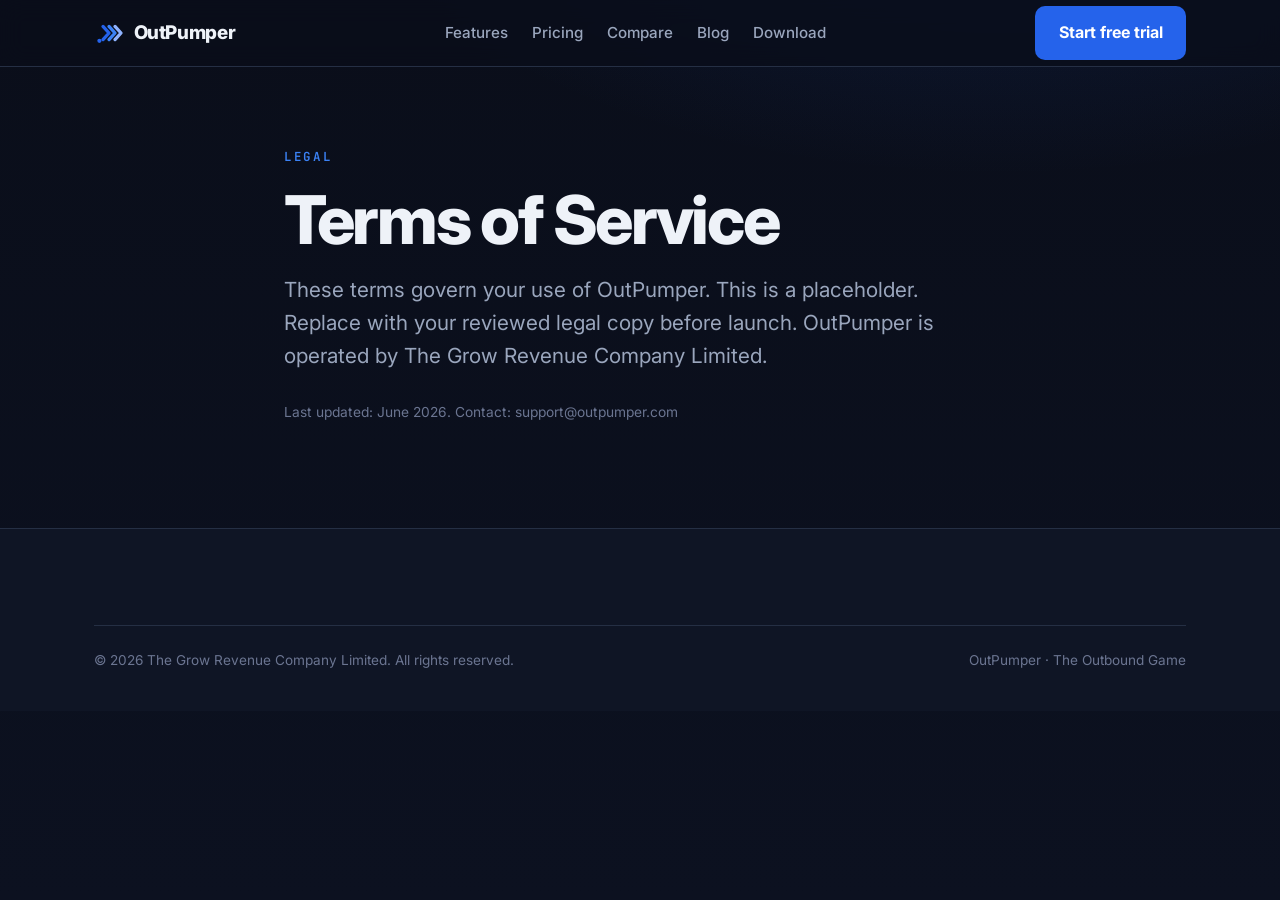
<file: terms.html>
<!DOCTYPE html>
<html lang="en">
<head>
<meta charset="utf-8"><meta name="viewport" content="width=device-width, initial-scale=1">
<meta name="theme-color" content="#0a0e1a"><title>Terms of Service — OutPumper</title>
<meta name="robots" content="noindex">
<link rel="icon" href="/assets/mark.svg" type="image/svg+xml">
<link rel="preconnect" href="https://fonts.googleapis.com"><link rel="preconnect" href="https://fonts.gstatic.com" crossorigin>
<link href="https://fonts.googleapis.com/css2?family=Inter:wght@400;500;600;700;800&family=JetBrains+Mono:wght@400;600;700&display=swap" rel="stylesheet">
<link rel="stylesheet" href="/assets/app.css">
<!-- Meta Pixel Code -->
<script>
!function(f,b,e,v,n,t,s)
{if(f.fbq)return;n=f.fbq=function(){n.callMethod?
n.callMethod.apply(n,arguments):n.queue.push(arguments)};
if(!f._fbq)f._fbq=n;n.push=n;n.loaded=!0;n.version='2.0';
n.queue=[];t=b.createElement(e);t.async=!0;
t.src=v;s=b.getElementsByTagName(e)[0];
s.parentNode.insertBefore(t,s)}(window, document,'script',
'https://connect.facebook.net/en_US/fbevents.js');
fbq('init', '2084976475388037');
fbq('track', 'PageView');
</script>
<noscript><img height="1" width="1" style="display:none"
src="https://www.facebook.com/tr?id=2084976475388037&ev=PageView&noscript=1"
/></noscript>
<!-- End Meta Pixel Code -->
</head>
<body>
<header class="nav"><div class="container nav-inner">
  <a class="brand" href="/"><img class="dot" src="/assets/mark.svg" alt=""> OutPumper</a>
  <nav><ul class="nav-links" id="navlinks">
    <li><a href="/features.html">Features</a></li><li><a href="/pricing.html">Pricing</a></li>
    <li><a href="/comparison.html">Compare</a></li><li><a href="https://theoutboundgame.com">Blog</a></li><li><a href="/download.html">Download</a></li></ul></nav>
  <div class="nav-cta"><a class="btn btn-primary" href="/pricing.html">Start free trial</a>
  <button class="menu-toggle" aria-label="Menu" onclick="document.getElementById('navlinks').classList.toggle('open')">&#9776;</button></div>
</div></header>
<main><section class="hero"><div class="container" style="max-width:760px">
<p class="eyebrow">Legal</p><h1 style="margin:1rem 0">Terms of Service</h1>
<p class="lead">These terms govern your use of OutPumper. This is a placeholder. Replace with your reviewed legal copy before launch. OutPumper is operated by The Grow Revenue Company Limited.</p>
<p class="small" style="margin-top:1.5rem">Last updated: June 2026. Contact: support@outpumper.com</p>
</div></section></main>
<footer class="site"><div class="container"><div class="foot-bottom">
  <span>&copy; 2026 The Grow Revenue Company Limited. All rights reserved.</span>
  <span><a href="/">OutPumper</a> &middot; <a href="https://theoutboundgame.com">The Outbound Game</a></span></div></div></footer>
</body></html>
</file>
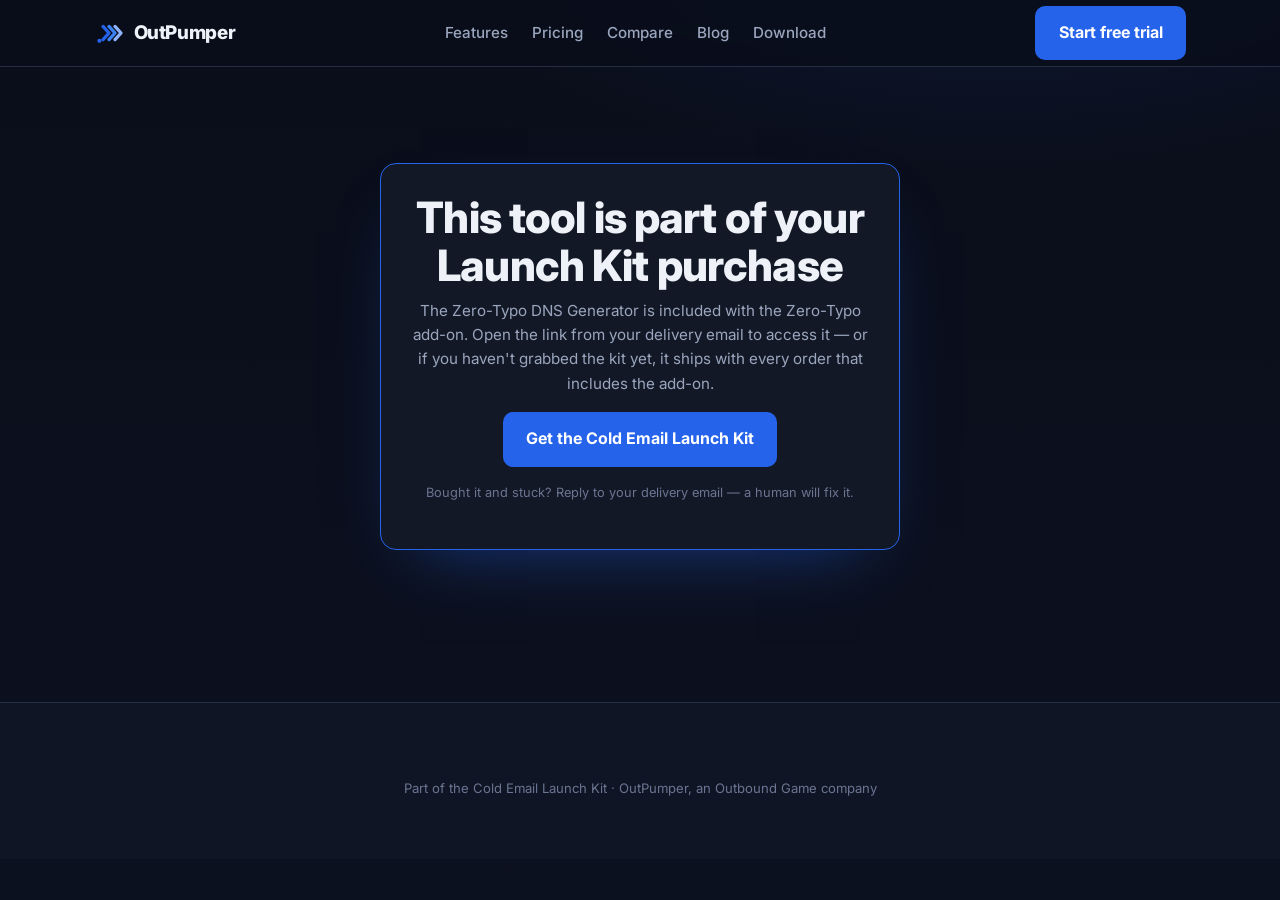
<file: kit/dns-generator.html>
<!DOCTYPE html>
<html lang="en">
<head>
<meta charset="utf-8">
<meta name="viewport" content="width=device-width, initial-scale=1">
<meta name="theme-color" content="#0a0e1a">
<title>Zero-Typo DNS Generator — OutPumper Launch Kit</title>
<meta name="robots" content="noindex, nofollow">
<link rel="icon" href="/assets/mark.svg" type="image/svg+xml">
<link rel="preconnect" href="https://fonts.googleapis.com">
<link rel="preconnect" href="https://fonts.gstatic.com" crossorigin>
<link href="https://fonts.googleapis.com/css2?family=Inter:wght@400;500;600;700;800&family=JetBrains+Mono:wght@400;600;700&display=swap" rel="stylesheet">
<link rel="stylesheet" href="/assets/app.css">
<style>
  .tool-wrap{max-width:860px;margin:0 auto;}
  .gen-form{display:grid;grid-template-columns:repeat(2,1fr);gap:14px;margin-top:1.4rem;}
  .gen-field{display:flex;flex-direction:column;gap:.35rem;}
  .gen-field label{font-size:.82rem;font-weight:600;color:var(--t2);}
  .gen-field input,.gen-field select{background:var(--card);border:1px solid var(--border2);border-radius:var(--rs);color:var(--t1);font-family:var(--mono);font-size:.95rem;padding:.8rem .9rem;}
  .gen-field input:focus,.gen-field select:focus{outline:none;border-color:var(--accent);}
  .gen-field .hint{font-size:.72rem;color:var(--t3);}
  .gen-actions{grid-column:1/-1;display:flex;gap:.7rem;flex-wrap:wrap;align-items:center;}
  .field-err{color:var(--danger);font-size:.85rem;min-height:1.1em;grid-column:1/-1;}
  .rec{background:var(--card);border:1px solid var(--border);border-radius:var(--rs);padding:16px 18px;margin-top:12px;}
  .rec .top{display:flex;align-items:center;justify-content:space-between;gap:.6rem;flex-wrap:wrap;margin-bottom:.6rem;}
  .rec .name{font-weight:700;}
  .rec .why{color:var(--t3);font-size:.8rem;margin-top:.5rem;}
  .kv{display:grid;grid-template-columns:110px 1fr;gap:6px 12px;font-family:var(--mono);font-size:.82rem;}
  .kv .k{color:var(--t3);}
  .kv .v{color:#7fa7f7;word-break:break-all;background:var(--bg1);border:1px solid var(--border2);border-radius:6px;padding:.45rem .6rem;}
  .copy-btn{font-size:.75rem;font-family:var(--mono);font-weight:700;background:rgba(37,99,235,.12);color:var(--accent-bright);border:1px solid rgba(37,99,235,.4);border-radius:99px;padding:.3rem .8rem;cursor:pointer;}
  .copy-btn:hover{background:rgba(37,99,235,.22);}
  .note{background:var(--card);border:1px solid var(--border);border-left:3px solid var(--amber,#f59e0b);border-radius:var(--rs);padding:14px 16px;margin-top:12px;font-size:.88rem;color:var(--t2);}
  .locked-card{background:var(--card);border:1px solid var(--accent);border-radius:var(--r);padding:30px;max-width:520px;margin:3rem auto;text-align:center;box-shadow:0 30px 70px -40px rgba(37,99,235,.6);}
  .locked-card h2{margin-bottom:.6rem;}
  .locked-card p{color:var(--t2);font-size:.95rem;margin-bottom:1rem;}
  .dl-strip{display:flex;gap:.7rem;flex-wrap:wrap;align-items:center;margin-top:1.6rem;padding:16px 18px;background:linear-gradient(180deg,rgba(37,99,235,.10),rgba(37,99,235,.02));border:1px solid rgba(37,99,235,.32);border-radius:var(--r);}
  .dl-strip p{color:var(--t2);font-size:.88rem;flex:1;min-width:220px;margin:0;}
  .hidden{display:none!important;}
  #genout{margin-top:1.6rem;}
  @media(max-width:640px){.gen-form{grid-template-columns:1fr;}}
</style>
</head>
<body>

<header class="nav">
  <div class="container nav-inner">
    <a class="brand" href="/"><img class="dot" src="/assets/mark.svg" alt=""> OutPumper</a>
    <nav><ul class="nav-links" id="navlinks">
      <li><a href="/features.html">Features</a></li>
      <li><a href="/pricing.html">Pricing</a></li>
      <li><a href="/comparison.html">Compare</a></li>
      <li><a href="https://theoutboundgame.com">Blog</a></li>
      <li><a href="/download.html">Download</a></li>
    </ul></nav>
    <div class="nav-cta">
      <a class="btn btn-primary" href="/pricing.html">Start free trial</a>
      <button class="menu-toggle" aria-label="Menu" onclick="document.getElementById('navlinks').classList.toggle('open')">☰</button>
    </div>
  </div>
</header>

<main class="container tool-wrap" style="padding-top:3rem;padding-bottom:4rem;">

  <div id="checking" style="text-align:center;padding:4rem 0;color:var(--t2);font-family:var(--mono);">Checking your access&hellip;</div>

  <div id="locked" class="hidden">
    <div class="locked-card">
      <h2>This tool is part of your Launch Kit purchase</h2>
      <p>The Zero-Typo DNS Generator is included with the Zero-Typo add-on. Open the link from your delivery email to access it — or if you haven't grabbed the kit yet, it ships with every order that includes the add-on.</p>
      <a class="btn btn-primary" href="/launch-kit.html">Get the Cold Email Launch Kit</a>
      <p style="margin-top:1rem;font-size:.8rem;color:var(--t3);">Bought it and stuck? Reply to your delivery email — a human will fix it.</p>
    </div>
  </div>

  <div id="tool" class="hidden">
    <p class="mono" style="font-family:var(--mono);font-size:.78rem;font-weight:700;letter-spacing:.16em;color:var(--accent-bright);text-transform:uppercase;">Launch Kit &middot; Zero-Typo Add-on</p>
    <h1 style="margin-top:.4rem;">Zero-Typo DNS Generator</h1>
    <p style="color:var(--t2);max-width:640px;margin-top:.6rem;">Enter your domain, pick your platform, and copy the exact records into your DNS panel. No guessing, no typos, no blackholed email.</p>

    <div class="gen-form">
      <div class="gen-field">
        <label for="mode">Setup type</label>
        <select id="mode">
          <option value="dedicated">Dedicated sending domain (recommended)</option>
          <option value="subdomain">Subdomain of my main domain</option>
        </select>
        <span class="hint">Dedicated = the lookalike domain you bought per the manual (getacme.com). Your main domain never takes the risk.</span>
      </div>
      <div class="gen-field">
        <label for="dom" id="domlabel">Your sending domain</label>
        <input type="text" id="dom" placeholder="getacme.com" autocomplete="off" spellcheck="false">
        <span class="hint" id="domhint">The dedicated domain you purchased for cold email.</span>
      </div>
      <div class="gen-field" id="subField" style="display:none;">
        <label for="sub">Sending subdomain</label>
        <input type="text" id="sub" value="mail" autocomplete="off" spellcheck="false">
        <span class="hint">Default "mail" is fine. Records go on this subdomain only.</span>
      </div>
      <div class="gen-field">
        <label for="plat">Mailbox platform</label>
        <select id="plat">
          <option value="gws">Google Workspace</option>
          <option value="m365">Microsoft 365</option>
        </select>
        <span class="hint">Where your sending mailboxes live.</span>
      </div>
      <div class="gen-field" id="tenantField" style="display:none;">
        <label for="tenant">M365 tenant (optional)</label>
        <input type="text" id="tenant" placeholder="acme.onmicrosoft.com" autocomplete="off" spellcheck="false">
        <span class="hint">Found in M365 admin &rarr; Settings &rarr; Domains. Enables exact DKIM CNAMEs.</span>
      </div>
      <div class="gen-field">
        <label for="dmarcmail">DMARC report email (optional)</label>
        <input type="text" id="dmarcmail" placeholder="dmarc@acme.com" autocomplete="off" spellcheck="false">
        <span class="hint">Where weekly aggregate reports go. Leave blank to skip reporting.</span>
      </div>
      <div class="gen-actions">
        <button class="btn btn-primary" id="genbtn" onclick="generate()">Generate my records</button>
        <span class="field-err" id="err"></span>
      </div>
    </div>

    <div id="genout"></div>

    <div class="dl-strip">
      <p><strong>Working with an IT department?</strong> Download the IT-Approval Template — the email script plus the one-page technical brief that gets these records approved without a meeting.</p>
      <a class="btn btn-primary" id="itdl" href="#">Download the IT pack (PDF)</a>
    </div>
  </div>

</main>

<footer class="site">
  <div class="container">
    <p style="color:var(--t3);font-size:.82rem;text-align:center;padding:1.2rem 0;">Part of the Cold Email Launch Kit &middot; OutPumper, an Outbound Game company</p>
  </div>
</footer>

<script>
(function(){
  var API = "https://api.outpumper.com/api/kit";
  var qs = new URLSearchParams(location.search);
  var t = qs.get("t") || "";
  var show = function(id){["checking","locked","tool"].forEach(function(x){document.getElementById(x).classList.add("hidden");});document.getElementById(id).classList.remove("hidden");};
  if(!t){ show("locked"); return; }
  fetch(API + "/verify?t=" + encodeURIComponent(t))
    .then(function(r){return r.json();})
    .then(function(d){
      if(d && d.ok && d.bump){ document.getElementById("itdl").href = API + "/file?t=" + encodeURIComponent(t) + "&asset=bump"; show("tool"); }
      else { show("locked"); }
    })
    .catch(function(){ show("locked"); });

  document.getElementById("plat") && document.getElementById("plat").addEventListener("change", function(){
    document.getElementById("tenantField").style.display = this.value === "m365" ? "flex" : "none";
  });
  document.getElementById("mode") && document.getElementById("mode").addEventListener("change", function(){
    var ded = this.value === "dedicated";
    document.getElementById("subField").style.display = ded ? "none" : "flex";
    document.getElementById("domlabel").textContent = ded ? "Your sending domain" : "Your root domain";
    document.getElementById("dom").placeholder = ded ? "getacme.com" : "acme.com";
    document.getElementById("domhint").textContent = ded ? "The dedicated domain you purchased for cold email." : "The domain you own — records go on a subdomain of it.";
  });
})();

function esc(s){return String(s).replace(/[&<>"']/g,function(c){return {"&":"&amp;","<":"&lt;",">":"&gt;",'"':"&quot;","'":"&#39;"}[c];});}

function rec(name, why, rows){
  var kv = rows.map(function(r){return '<span class="k">'+r[0]+'</span><span class="v" id="v'+r[3]+'">'+esc(r[1])+'</span>';}).join("");
  var copyVal = rows.filter(function(r){return r[2];}).map(function(r){return r[1];}).join("\n");
  return '<div class="rec"><div class="top"><span class="name">'+name+'</span>'+
    '<button class="copy-btn" onclick="copyText(this, '+JSON.stringify(copyVal).replace(/"/g,"&quot;")+')">Copy value</button></div>'+
    '<div class="kv">'+kv+'</div><p class="why">'+why+'</p></div>';
}

function copyText(btn, txt){
  function done(){btn.textContent="Copied ✓";setTimeout(function(){btn.textContent="Copy value";},1600);}
  if(navigator.clipboard&&navigator.clipboard.writeText){navigator.clipboard.writeText(txt).then(done).catch(function(){btn.textContent="Copy manually";});}
  else{btn.textContent="Copy manually";}
}

function generate(){
  var err = document.getElementById("err"); err.textContent = "";
  var mode = document.getElementById("mode").value;
  var dom = document.getElementById("dom").value.trim().toLowerCase().replace(/^https?:\/\//,"").replace(/\/.*$/,"").replace(/^www\./,"");
  var sub = document.getElementById("sub").value.trim().toLowerCase().replace(/[^a-z0-9-]/g,"") || "mail";
  var plat = document.getElementById("plat").value;
  var tenant = document.getElementById("tenant").value.trim().toLowerCase();
  var dmarcMail = document.getElementById("dmarcmail").value.trim();
  if(!/^[a-z0-9][a-z0-9.-]+\.[a-z]{2,}$/.test(dom)){ err.textContent = "Enter a valid domain, like getacme.com"; return; }
  var dedicated = mode === "dedicated";
  var fq = dedicated ? dom : (sub + "." + dom);
  var host = dedicated ? "@" : sub;
  var hostPrefix = dedicated ? "" : ("." + sub);
  var dashed = fq.replace(/\./g,"-");
  var out = "";

  out += rec("1 · MX — so " + fq + " can receive replies",
    "Replies to your cold email land in your " + (plat==="gws"?"Google Workspace":"Microsoft 365") + " inbox. Without this, every reply bounces.",
    plat==="gws"
      ? [["Type","MX",false,1],["Host",host,false,2],["Priority","1",false,3],["Value","smtp.google.com",true,4]]
      : [["Type","MX",false,1],["Host",host,false,2],["Priority","0",false,3],["Value",dashed+".mail.protection.outlook.com",true,4]]);

  out += rec("2 · SPF — authorizes your platform to send as " + fq,
    "Receiving servers check this record to confirm the mail came from where it claims. One record only — never create two SPF records on the same host.",
    plat==="gws"
      ? [["Type","TXT",false,5],["Host",host,false,6],["Value","v=spf1 include:_spf.google.com ~all",true,7]]
      : [["Type","TXT",false,5],["Host",host,false,6],["Value","v=spf1 include:spf.protection.outlook.com -all",true,7]]);

  if(plat==="gws"){
    out += rec("3 · DKIM — cryptographic signature",
      "Generate the key in Google Admin → Apps → Google Workspace → Gmail → Authenticate email. Select " + fq + ", click Generate new record, then create this TXT with the value Google shows. Come back and hit Start authentication after the record is live.",
      [["Type","TXT",false,8],["Host","google._domainkey"+hostPrefix,false,9],["Value","(paste the p= value from Google Admin)",false,10]]);
  } else if(tenant){
    out += rec("3 · DKIM — two CNAME records",
      "After both CNAMEs are live, enable DKIM for " + fq + " in Microsoft Defender → Email authentication settings → DKIM.",
      [["Type","CNAME",false,8],["Host","selector1._domainkey"+hostPrefix,false,9],["Value","selector1-"+dashed+"._domainkey."+tenant,true,10],
       ["Type","CNAME",false,11],["Host","selector2._domainkey"+hostPrefix,false,12],["Value","selector2-"+dashed+"._domainkey."+tenant,true,13]]);
  } else {
    out += rec("3 · DKIM — two CNAME records",
      "Enter your tenant above (acme.onmicrosoft.com) to generate the exact CNAME values — or copy them from Microsoft Defender → Email authentication settings → DKIM → " + fq + ".",
      [["Type","CNAME",false,8],["Host","selector1._domainkey"+hostPrefix,false,9],["Value","selector1-"+dashed+"._domainkey.YOURTENANT.onmicrosoft.com",false,10],
       ["Type","CNAME",false,11],["Host","selector2._domainkey"+hostPrefix,false,12],["Value","selector2-"+dashed+"._domainkey.YOURTENANT.onmicrosoft.com",false,13]]);
  }

  var dmarcVal = "v=DMARC1; p=none;" + (dmarcMail ? " rua=mailto:"+dmarcMail+";" : "");
  out += rec("4 · DMARC — policy for the two checks above",
    "Start at p=none (monitor only). After two clean weeks of sending, tighten to p=quarantine. The kit's manual, Step 3, covers when and why.",
    [["Type","TXT",false,14],["Host","_dmarc"+hostPrefix,false,15],["Value",dmarcVal,true,16]]);

  out += '<div class="note"><strong>Add records exactly as shown.</strong> In Cloudflare, set every record to "DNS only" (grey cloud). Propagation: usually minutes, up to a few hours. Then verify with the free <a href="/deliverability-checker.html" style="color:var(--accent-bright);">Deliverability Checker</a> — enter '+esc(fq)+'.</div>';

  document.getElementById("genout").innerHTML = out;
  document.getElementById("genout").scrollIntoView({behavior:"smooth", block:"start"});
}
</script>

</body>
</html>
</file>
<file: assets/app.css>
/* ===========================================================
   OutPumper - app.css  (v2, blue Outbound Game theme)
   Dark navy base, Inter + JetBrains Mono, #2563eb accent.
   =========================================================== */

:root{
  --bg0:#0a0e1a; --bg1:#0f1525; --card:#131826; --card2:#1b2230;
  --border:#252f44; --border2:#2f3b54;
  --accent:#2563eb; --accent-bright:#3b82f6; --accent-dim:#1d4ed8;
  --green:#10b981; --amber:#f59e0b; --danger:#ef4444; --cyan:#22d3ee; --purple:#8b5cf6;
  --t1:#eef2f8; --t2:#9aa6bd; --t3:#6b7591;
  --sans:'Inter',system-ui,-apple-system,sans-serif;
  --mono:'JetBrains Mono',ui-monospace,monospace;
  --maxw:1140px; --r:16px; --rs:10px;
}
*{box-sizing:border-box;margin:0;padding:0;}
html{scroll-behavior:smooth;-webkit-text-size-adjust:100%;}
body{
  font-family:var(--sans);background:var(--bg0);color:var(--t1);
  line-height:1.6;font-size:17px;overflow-x:hidden;
  background-image:radial-gradient(1100px 560px at 78% -160px,rgba(37,99,235,.16),transparent 60%),
                   linear-gradient(180deg,#0a0e1a,#0c1120);
  background-attachment:fixed;
}
img{max-width:100%;display:block;}
a{color:var(--accent-bright);text-decoration:none;transition:color .15s ease;}
a:hover{color:var(--accent);}
.container{max-width:var(--maxw);margin:0 auto;padding:0 24px;}

h1,h2,h3{line-height:1.1;letter-spacing:-.02em;font-weight:800;}
h1{font-size:clamp(2.4rem,6vw,4.2rem);letter-spacing:-.035em;}
h2{font-size:clamp(1.8rem,3.4vw,2.7rem);}
h3{font-size:1.18rem;letter-spacing:-.01em;}
.eyebrow{font-family:var(--mono);font-size:.78rem;font-weight:600;letter-spacing:.22em;text-transform:uppercase;color:var(--accent-bright);}
.lead{font-size:clamp(1.05rem,1.7vw,1.3rem);color:var(--t2);max-width:60ch;}
.small{font-size:.86rem;color:var(--t3);}
.mono{font-family:var(--mono);}

/* buttons */
.btn{display:inline-flex;align-items:center;gap:.5rem;font-family:var(--sans);font-weight:700;font-size:1rem;
  border-radius:var(--rs);padding:.85rem 1.4rem;cursor:pointer;border:1px solid transparent;white-space:nowrap;
  transition:transform .15s ease,background .15s ease,border-color .15s ease,box-shadow .15s ease;}
.btn-primary{background:var(--accent);color:#fff;box-shadow:0 0 0 0 rgba(37,99,235,.5);}
.btn-primary:hover{background:var(--accent-bright);color:#fff;transform:translateY(-2px);box-shadow:0 10px 30px -10px rgba(37,99,235,.6);}
.btn-ghost{background:transparent;color:var(--t1);border-color:var(--border2);}
.btn-ghost:hover{border-color:var(--accent);color:var(--accent-bright);transform:translateY(-2px);}
.btn-lg{padding:1rem 1.7rem;font-size:1.05rem;}

/* nav */
header.nav{position:sticky;top:0;z-index:60;background:rgba(10,14,26,.78);backdrop-filter:blur(12px);border-bottom:1px solid var(--border);}
.nav-inner{display:flex;align-items:center;justify-content:space-between;height:66px;}
.brand{display:flex;align-items:center;gap:.6rem;font-weight:800;font-size:1.18rem;letter-spacing:-.02em;color:var(--t1);}
.brand:hover{color:var(--t1);}
.brand .dot{width:30px;height:30px;}
.nav-links{display:flex;align-items:center;gap:1.5rem;list-style:none;}
.nav-links a{color:var(--t2);font-size:.95rem;font-weight:500;}
.nav-links a:hover,.nav-links a.active{color:var(--t1);}
.nav-cta{display:flex;align-items:center;gap:1rem;}
.menu-toggle{display:none;background:none;border:0;color:var(--t1);font-size:1.4rem;cursor:pointer;}

/* sections */
section{padding:84px 0;}
.section-tight{padding:56px 0;}
.center{text-align:center;}
.center .lead{margin-left:auto;margin-right:auto;}
.sec-head{max-width:42rem;margin-bottom:46px;}
.sec-head.center{margin-left:auto;margin-right:auto;}
.sec-head h2{margin:.5rem 0 .8rem;}

/* hero split */
.hero{padding:80px 0 64px;}
.hero-grid{display:grid;grid-template-columns:1.05fr .95fr;gap:48px;align-items:center;}
.hero h1{margin:1rem 0 1.2rem;}
.hero .lead{margin-bottom:1.8rem;}
.hero-cta{display:flex;gap:1rem;flex-wrap:wrap;align-items:center;}
.hero-note{margin-top:1.1rem;font-size:.9rem;color:var(--t3);display:flex;gap:1.2rem;flex-wrap:wrap;}
.hero-note span{display:inline-flex;align-items:center;gap:.4rem;}

/* signature from-line */
.fromcard{margin-top:28px;background:var(--card);border:1px solid var(--border);border-radius:var(--r);padding:20px 22px;max-width:520px;box-shadow:0 20px 60px -30px rgba(0,0,0,.8);}
.fromcard .row{display:flex;align-items:center;gap:.6rem;font-family:var(--mono);font-size:.95rem;padding:.3rem 0;}
.fromcard .ok{color:var(--accent-bright);}
.fromcard .bad{color:var(--t3);text-decoration:line-through;text-decoration-color:var(--danger);}
.fromcard .tag{margin-left:auto;font-family:var(--sans);font-size:.72rem;font-weight:700;padding:.15rem .55rem;border-radius:99px;}
.fromcard .tag.good{color:var(--accent-bright);background:rgba(37,99,235,.13);border:1px solid rgba(37,99,235,.4);}
.fromcard .tag.warn{color:var(--danger);background:rgba(239,68,68,.10);border:1px solid rgba(239,68,68,.35);}
.fromcard .divider{height:1px;background:var(--border);margin:.5rem 0;}

/* animated product mockup */
.mockup{background:rgba(15,21,37,.9);border:1px solid var(--border2);border-radius:14px;overflow:hidden;
  box-shadow:0 0 50px -10px rgba(37,99,235,.25),0 30px 70px -30px rgba(0,0,0,.85);
  animation:floaty 6s ease-in-out infinite;}
@keyframes floaty{0%,100%{transform:translateY(0);}50%{transform:translateY(-8px);}}
.mockup-bar{display:flex;align-items:center;gap:.5rem;padding:11px 14px;background:rgba(255,255,255,.03);border-bottom:1px solid var(--border);}
.mockup-bar i{width:10px;height:10px;border-radius:50%;display:inline-block;}
.mockup-bar i:nth-child(1){background:#ff5f57;}.mockup-bar i:nth-child(2){background:#febc2e;}.mockup-bar i:nth-child(3){background:#28c840;}
.mockup-bar .title{margin-left:.5rem;font-family:var(--mono);font-size:.72rem;color:var(--t3);}
.mockup-stats{display:grid;grid-template-columns:repeat(3,1fr);gap:1px;background:var(--border);}
.mockup-stat{background:var(--card);padding:14px;text-align:center;}
.mockup-stat .n{font-family:var(--mono);font-size:1.25rem;font-weight:800;color:var(--t1);}
.mockup-stat .l{font-family:var(--mono);font-size:.6rem;letter-spacing:.1em;text-transform:uppercase;color:var(--t3);margin-top:2px;}
.mockup-rows{padding:6px 14px 10px;}
.mockup-row{display:grid;grid-template-columns:1.3fr .8fr;align-items:center;padding:8px 0;border-bottom:1px solid rgba(255,255,255,.04);font-size:.8rem;}
.mockup-row:last-child{border-bottom:0;}
.mockup-row .e{font-family:var(--mono);color:var(--accent-bright);font-size:.74rem;overflow:hidden;text-overflow:ellipsis;white-space:nowrap;}
.pill{justify-self:end;font-family:var(--mono);font-size:.6rem;font-weight:700;letter-spacing:.05em;padding:3px 8px;border-radius:5px;}
.pill.replied{background:rgba(16,185,129,.15);color:#34d399;border:1px solid rgba(16,185,129,.3);}
.pill.sent{background:rgba(59,130,246,.13);color:#60a5fa;border:1px solid rgba(59,130,246,.3);}
.pill.sending{background:rgba(37,99,235,.14);color:#93c5fd;border:1px solid rgba(37,99,235,.3);animation:blink 1.4s ease-in-out infinite;}
@keyframes blink{0%,100%{opacity:1;}50%{opacity:.45;}}
.mockup-prog{padding:12px 14px 16px;border-top:1px solid rgba(255,255,255,.05);}
.mockup-prog .lab{display:flex;justify-content:space-between;font-family:var(--mono);font-size:.65rem;color:var(--t3);margin-bottom:7px;}
.mockup-prog .track{height:6px;background:rgba(255,255,255,.07);border-radius:3px;overflow:hidden;}
.mockup-prog .fill{height:100%;width:0;background:linear-gradient(90deg,var(--accent),var(--accent-bright));border-radius:3px;animation:fillup 3.5s ease-out forwards;}
@keyframes fillup{to{width:94%;}}

/* cards / grids */
.grid{display:grid;gap:20px;}
.grid-3{grid-template-columns:repeat(3,1fr);}
.grid-2{grid-template-columns:repeat(2,1fr);}
.card{background:var(--card);border:1px solid var(--border);border-radius:var(--r);padding:26px;transition:transform .15s ease,border-color .15s ease,box-shadow .15s ease;}
.card:hover{transform:translateY(-3px);border-color:var(--border2);box-shadow:0 16px 40px -24px rgba(37,99,235,.5);}
.card .ico{width:42px;height:42px;border-radius:11px;display:grid;place-items:center;background:rgba(37,99,235,.12);color:var(--accent-bright);margin-bottom:14px;font-size:1.25rem;}
.card h3{margin-bottom:.5rem;}
.card p{color:var(--t2);font-size:.96rem;}

/* contrast */
.contrast{display:grid;grid-template-columns:1fr 1fr;gap:20px;}
.panel{border-radius:var(--r);padding:30px;border:1px solid var(--border);}
.panel.them{background:rgba(239,68,68,.045);border-color:rgba(239,68,68,.25);}
.panel.you{background:rgba(37,99,235,.06);border-color:rgba(37,99,235,.32);}
.panel h3{margin-bottom:1rem;}
.panel ul{list-style:none;display:flex;flex-direction:column;gap:.7rem;}
.panel li{display:flex;gap:.6rem;align-items:flex-start;color:var(--t2);font-size:.98rem;}
.panel.them li::before{content:"\2715";color:var(--danger);font-weight:700;}
.panel.you li::before{content:"\2713";color:var(--accent-bright);font-weight:700;}

/* cost-killer */
.killer{display:flex;flex-direction:column;gap:16px;}
.killer-row{display:grid;grid-template-columns:1.3fr 1fr;gap:20px;align-items:center;background:var(--card);border:1px solid var(--border);border-radius:var(--r);padding:24px 26px;}
.killer-row h3{margin-bottom:.4rem;}
.killer-row p{color:var(--t2);font-size:.95rem;}
.price-tag{text-align:right;}
.price-tag .them{color:var(--t3);text-decoration:line-through;font-family:var(--mono);font-size:.92rem;}
.price-tag .ours{color:var(--accent-bright);font-weight:800;font-size:1.55rem;letter-spacing:-.02em;}

/* stats band */
.stats{background:var(--bg1);border-top:1px solid var(--border);border-bottom:1px solid var(--border);}
.stats-grid{display:grid;grid-template-columns:repeat(4,1fr);gap:24px;text-align:center;}
.stat .n{font-family:var(--mono);font-size:clamp(2rem,4vw,3rem);font-weight:800;color:var(--accent-bright);line-height:1;}
.stat .l{font-size:.85rem;color:var(--t3);margin-top:.5rem;text-transform:uppercase;letter-spacing:.08em;}

/* steps */
.steps{counter-reset:step;display:flex;flex-direction:column;gap:16px;max-width:720px;margin:0 auto;}
.step{display:flex;gap:16px;align-items:flex-start;background:var(--card);border:1px solid var(--border);border-radius:var(--rs);padding:20px 22px;transition:border-color .15s ease;}
.step:hover{border-color:var(--accent);}
.step .n{counter-increment:step;flex:none;width:34px;height:34px;border-radius:50%;border:2px solid var(--accent);color:var(--accent-bright);display:grid;place-items:center;font-family:var(--mono);font-weight:700;}
.step .n::before{content:counter(step);}
.step h3{margin-bottom:.25rem;}
.step p{color:var(--t2);font-size:.94rem;}

/* pricing */
.plans{display:grid;grid-template-columns:repeat(3,1fr);gap:22px;align-items:start;}
.plan{background:var(--card);border:1px solid var(--border);border-radius:var(--r);padding:30px;position:relative;transition:transform .15s ease,border-color .15s ease;}
.plan:hover{transform:translateY(-3px);border-color:var(--border2);}
.plan.featured{border-color:var(--accent);box-shadow:0 0 0 1px var(--accent),0 30px 70px -40px rgba(37,99,235,.6);}
.plan .badge{position:absolute;top:-12px;left:50%;transform:translateX(-50%);font-family:var(--mono);font-size:.66rem;letter-spacing:.14em;text-transform:uppercase;background:var(--accent);color:#fff;font-weight:700;padding:.3rem .7rem;border-radius:99px;}
.plan .pname{font-family:var(--mono);font-size:.8rem;letter-spacing:.14em;text-transform:uppercase;color:var(--t2);}
.plan .price{font-size:2.8rem;font-weight:800;letter-spacing:-.03em;margin:.4rem 0 .1rem;}
.plan .price small{font-size:1rem;font-weight:500;color:var(--t3);}
.plan .sub{color:var(--t2);font-size:.92rem;min-height:2.4em;}
.plan ul{list-style:none;margin:18px 0 22px;display:flex;flex-direction:column;gap:.6rem;}
.plan li{display:flex;gap:.55rem;align-items:flex-start;font-size:.93rem;color:var(--t2);}
.plan li::before{content:"\2713";color:var(--accent-bright);font-weight:700;flex:none;}
.plan .btn{width:100%;justify-content:center;}
.plan .finehint{margin-top:12px;font-size:.78rem;color:var(--t3);text-align:center;}
.guarantee{margin-top:34px;display:flex;gap:.8rem;align-items:center;justify-content:center;color:var(--t2);font-size:.95rem;}
.guarantee b{color:var(--t1);}

/* comparison */
.tablewrap{overflow-x:auto;border:1px solid var(--border);border-radius:var(--r);}
table.cmp{width:100%;border-collapse:collapse;min-width:720px;font-size:.92rem;}
table.cmp th,table.cmp td{padding:14px 16px;text-align:left;border-bottom:1px solid var(--border);}
table.cmp thead th{background:var(--bg1);font-family:var(--mono);font-size:.78rem;letter-spacing:.06em;text-transform:uppercase;color:var(--t2);}
table.cmp .us{color:var(--accent-bright);font-weight:700;background:rgba(37,99,235,.07);}
table.cmp td.us{color:var(--accent-bright);font-weight:700;background:rgba(37,99,235,.05);}
table.cmp td.no{color:var(--t3);}
table.cmp tr:last-child td{border-bottom:0;}
table.cmp tbody tr:hover td{background:rgba(255,255,255,.02);}
table.cmp tbody tr:hover td.us{background:rgba(37,99,235,.1);}

/* faq */
.faq{display:flex;flex-direction:column;gap:12px;max-width:760px;margin:0 auto;}
details.qa{background:var(--card);border:1px solid var(--border);border-radius:var(--rs);padding:0 22px;transition:border-color .15s ease;}
details.qa[open]{border-color:var(--border2);}
details.qa summary{list-style:none;cursor:pointer;padding:18px 0;font-weight:600;display:flex;justify-content:space-between;gap:1rem;}
details.qa summary::-webkit-details-marker{display:none;}
details.qa summary::after{content:"+";color:var(--accent-bright);font-weight:700;font-size:1.3rem;line-height:1;}
details.qa[open] summary::after{content:"\2212";}
details.qa p{color:var(--t2);padding:0 0 18px;font-size:.96rem;}

/* cta band */
.cta-band{background:linear-gradient(180deg,rgba(37,99,235,.10),rgba(37,99,235,.02));border:1px solid rgba(37,99,235,.32);border-radius:24px;padding:56px 40px;text-align:center;}
.cta-band h2{margin-bottom:.7rem;}
.cta-band .lead{margin:0 auto 1.7rem;}

/* download */
.dl-card{background:var(--card);border:1px solid var(--border);border-radius:var(--r);padding:40px;text-align:center;max-width:640px;margin:0 auto;}
.dl-card .req{font-family:var(--mono);font-size:.85rem;color:var(--t2);margin-top:1rem;}

/* footer */
footer.site{border-top:1px solid var(--border);padding:56px 0 40px;margin-top:40px;background:var(--bg1);}
.foot-grid{display:grid;grid-template-columns:1.6fr 1fr 1fr 1fr;gap:32px;}
.foot-brand .lead{font-size:.95rem;margin-top:.8rem;}
.foot-col h4{font-family:var(--mono);font-size:.72rem;letter-spacing:.14em;text-transform:uppercase;color:var(--t3);margin-bottom:14px;}
.foot-col ul{list-style:none;display:flex;flex-direction:column;gap:.55rem;}
.foot-col a{color:var(--t2);font-size:.92rem;}
.foot-col a:hover{color:var(--t1);}
.foot-bottom{margin-top:40px;padding-top:24px;border-top:1px solid var(--border);display:flex;justify-content:space-between;gap:1rem;flex-wrap:wrap;color:var(--t3);font-size:.85rem;}
.foot-bottom a{color:var(--t3);}

/* reveal */
.reveal{opacity:0;transform:translateY(18px);transition:opacity .7s cubic-bezier(.2,.7,.3,1),transform .7s cubic-bezier(.2,.7,.3,1);}
.reveal.in{opacity:1;transform:none;}
.d1{transition-delay:.08s;}.d2{transition-delay:.16s;}.d3{transition-delay:.24s;}.d4{transition-delay:.32s;}

/* focus */
:focus-visible{outline:2px solid var(--accent-bright);outline-offset:3px;border-radius:4px;}

/* responsive */
@media(max-width:920px){
  .hero-grid{grid-template-columns:1fr;gap:36px;}
  .hero-mockup{order:-1;max-width:480px;}
  .mockup{animation:none;}
}
@media(max-width:860px){
  .nav-links{display:none;}
  .menu-toggle{display:block;}
  .nav-links.open{display:flex;position:absolute;top:66px;left:0;right:0;flex-direction:column;background:var(--bg1);border-bottom:1px solid var(--border);padding:18px 24px;gap:1rem;}
  .grid-3,.grid-2,.plans,.contrast{grid-template-columns:1fr;}
  .killer-row{grid-template-columns:1fr;gap:12px;}
  .price-tag{text-align:left;}
  .stats-grid{grid-template-columns:repeat(2,1fr);gap:32px;}
  .foot-grid{grid-template-columns:1fr 1fr;}
  section{padding:60px 0;}
}
@media(max-width:520px){
  .foot-grid{grid-template-columns:1fr;}
  .hero-cta .btn{width:100%;justify-content:center;}
}
@media(prefers-reduced-motion:reduce){
  .reveal{transition:none;opacity:1;transform:none;}
  .mockup,.pill.sending,.mockup-prog .fill{animation:none;}
  .mockup-prog .fill{width:94%;}
  html{scroll-behavior:auto;}
  .card:hover,.btn:hover,.plan:hover{transform:none;}
}
</file>
